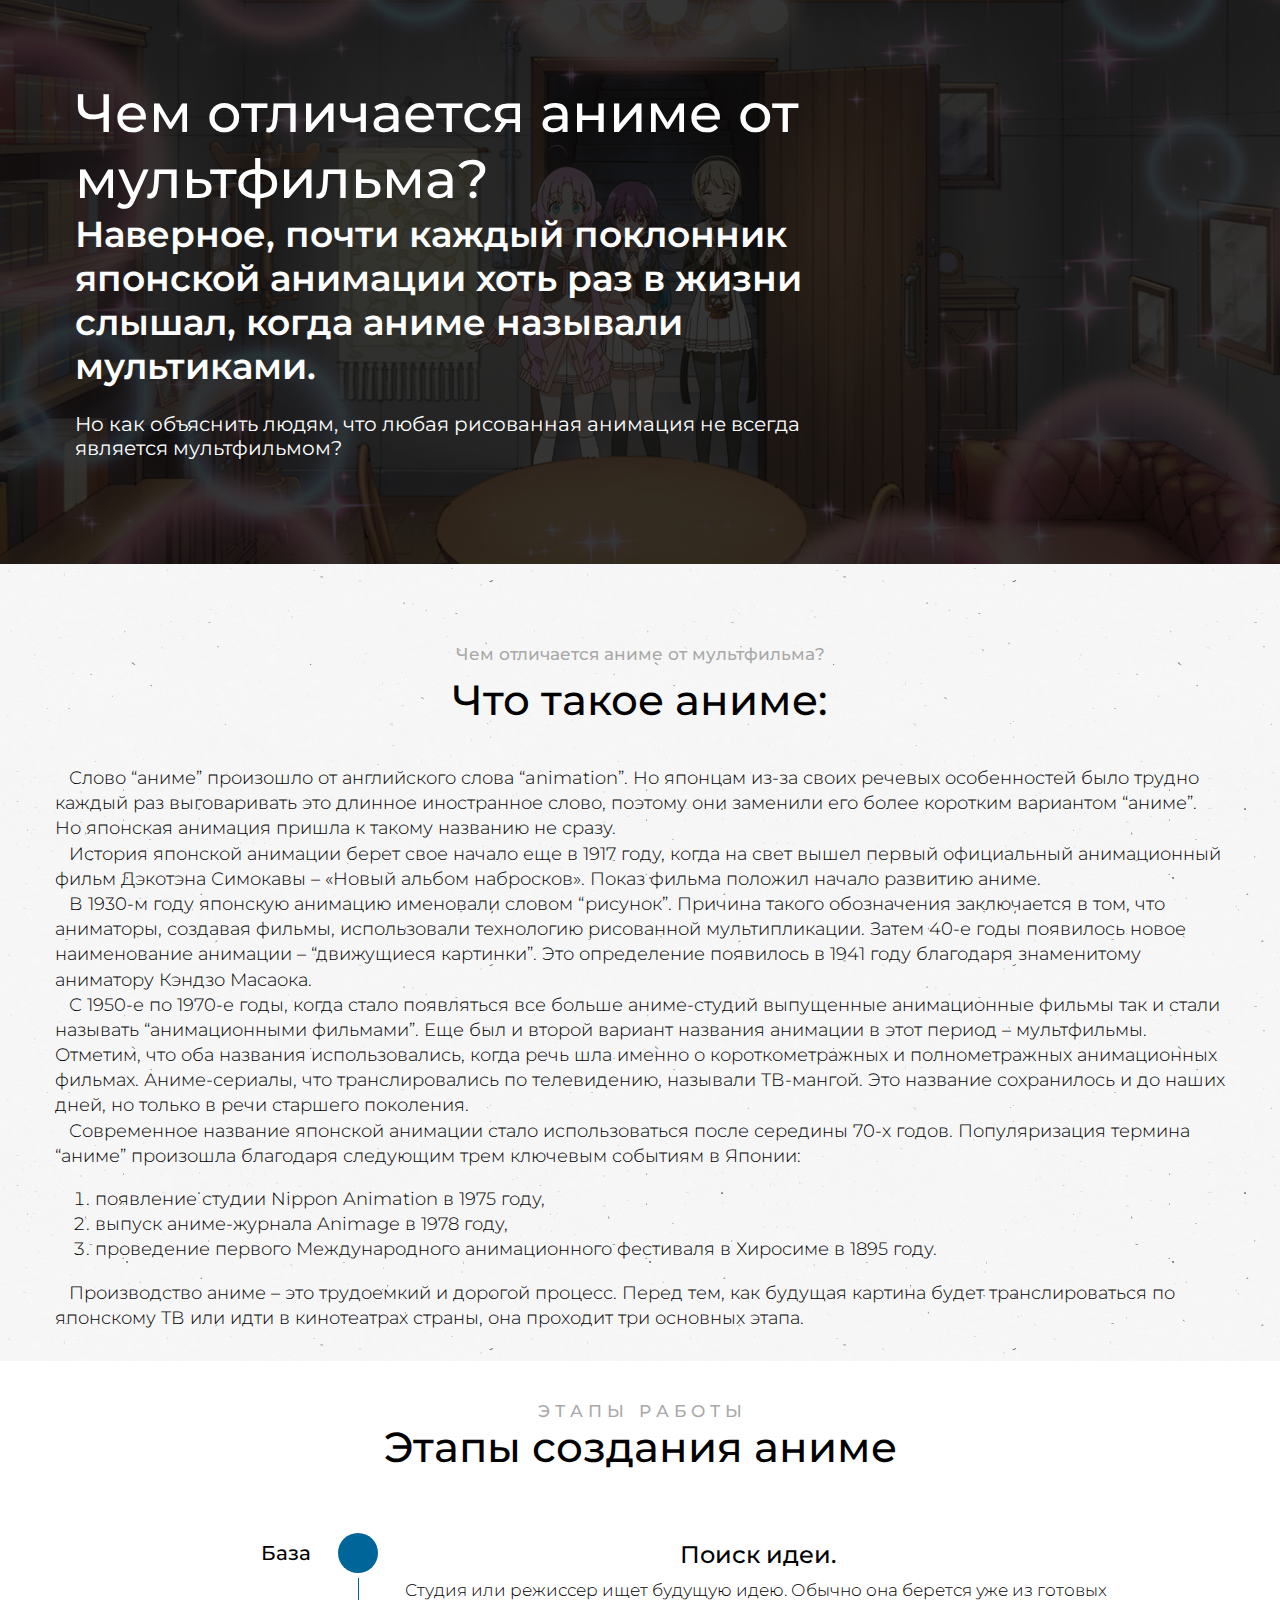
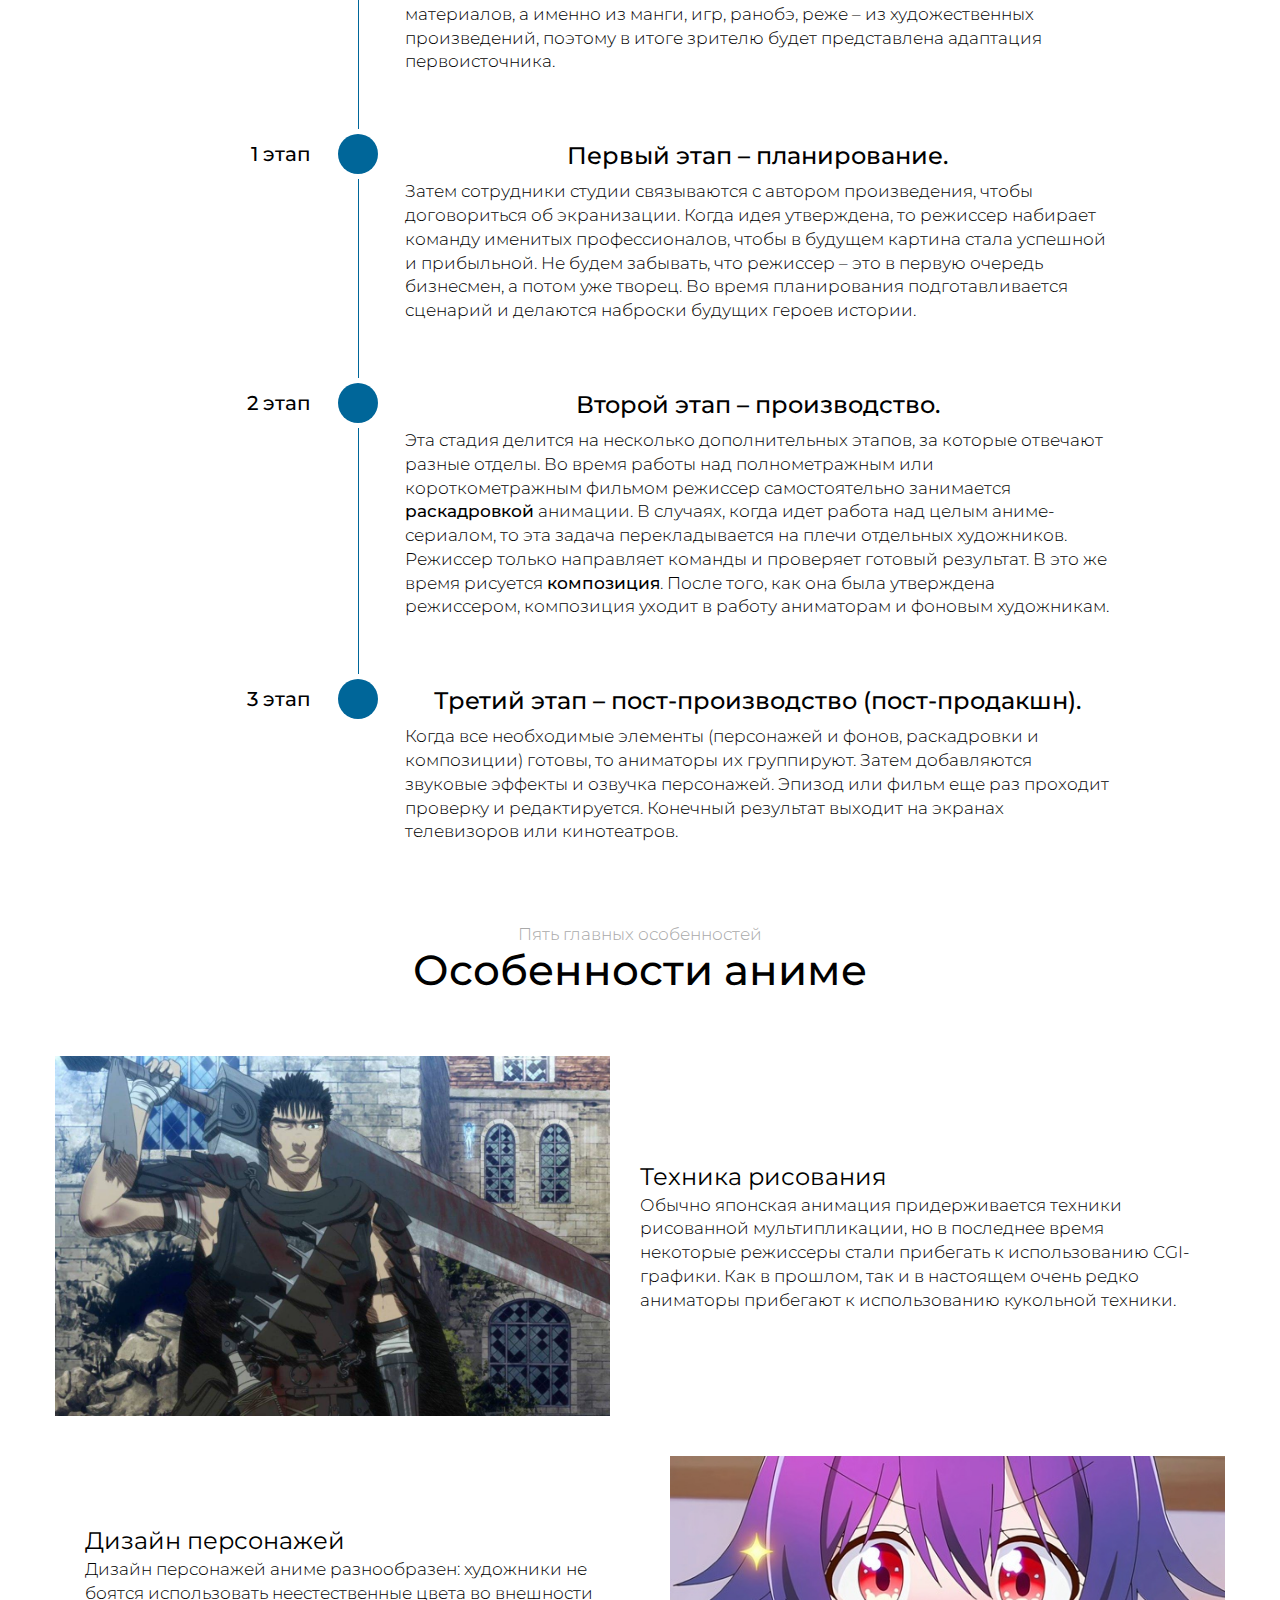
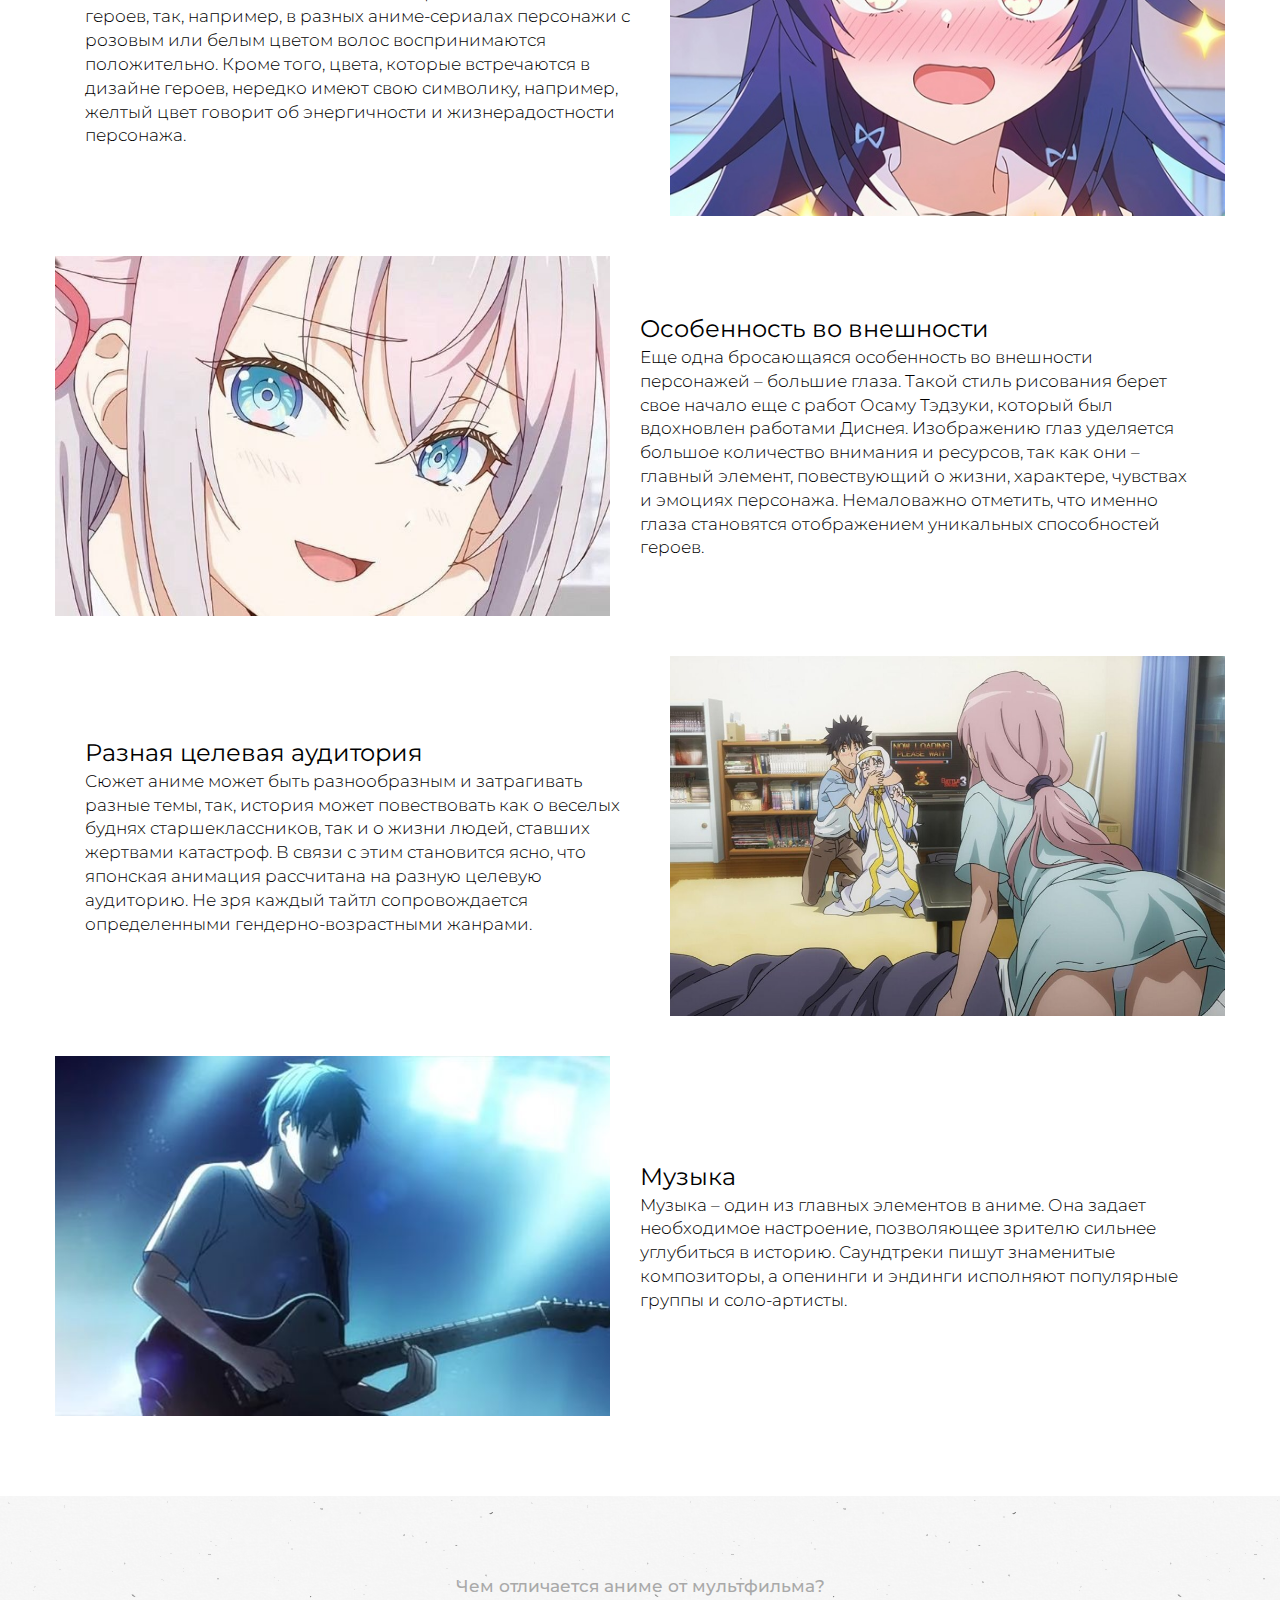
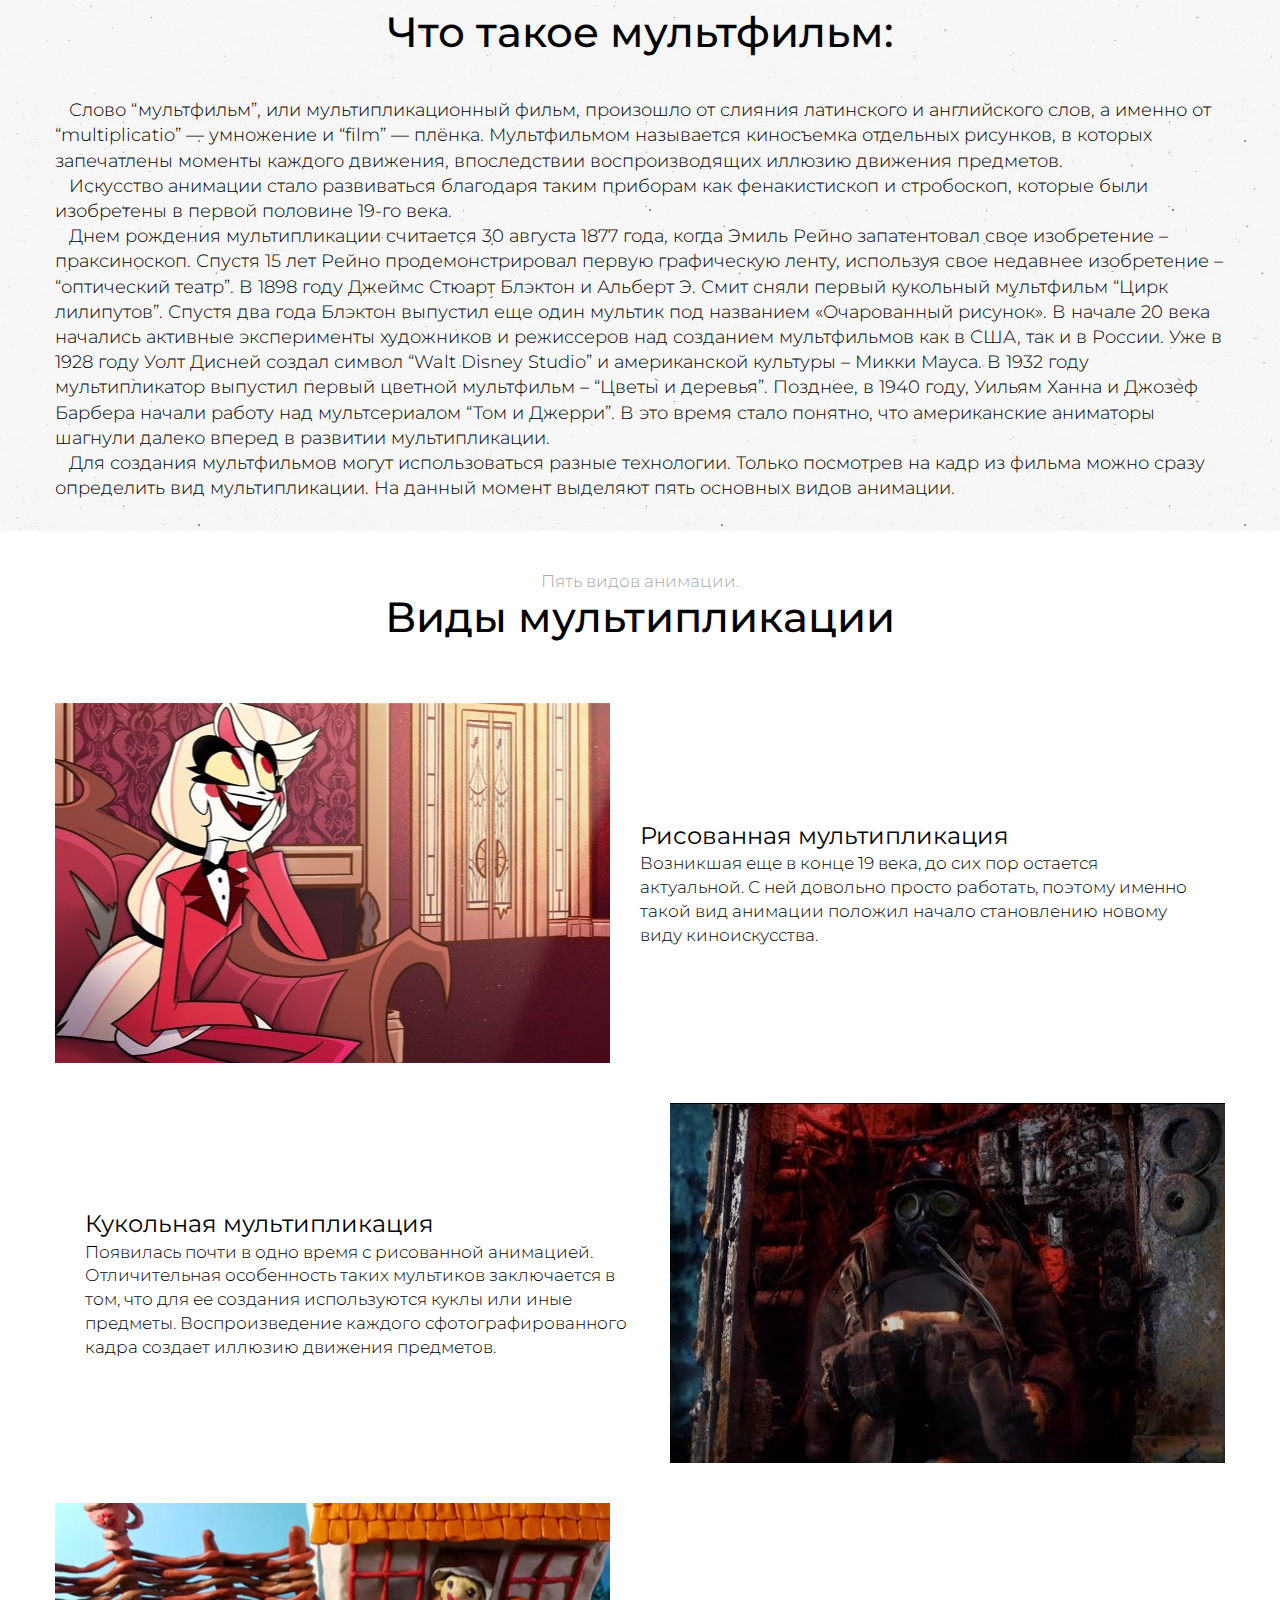
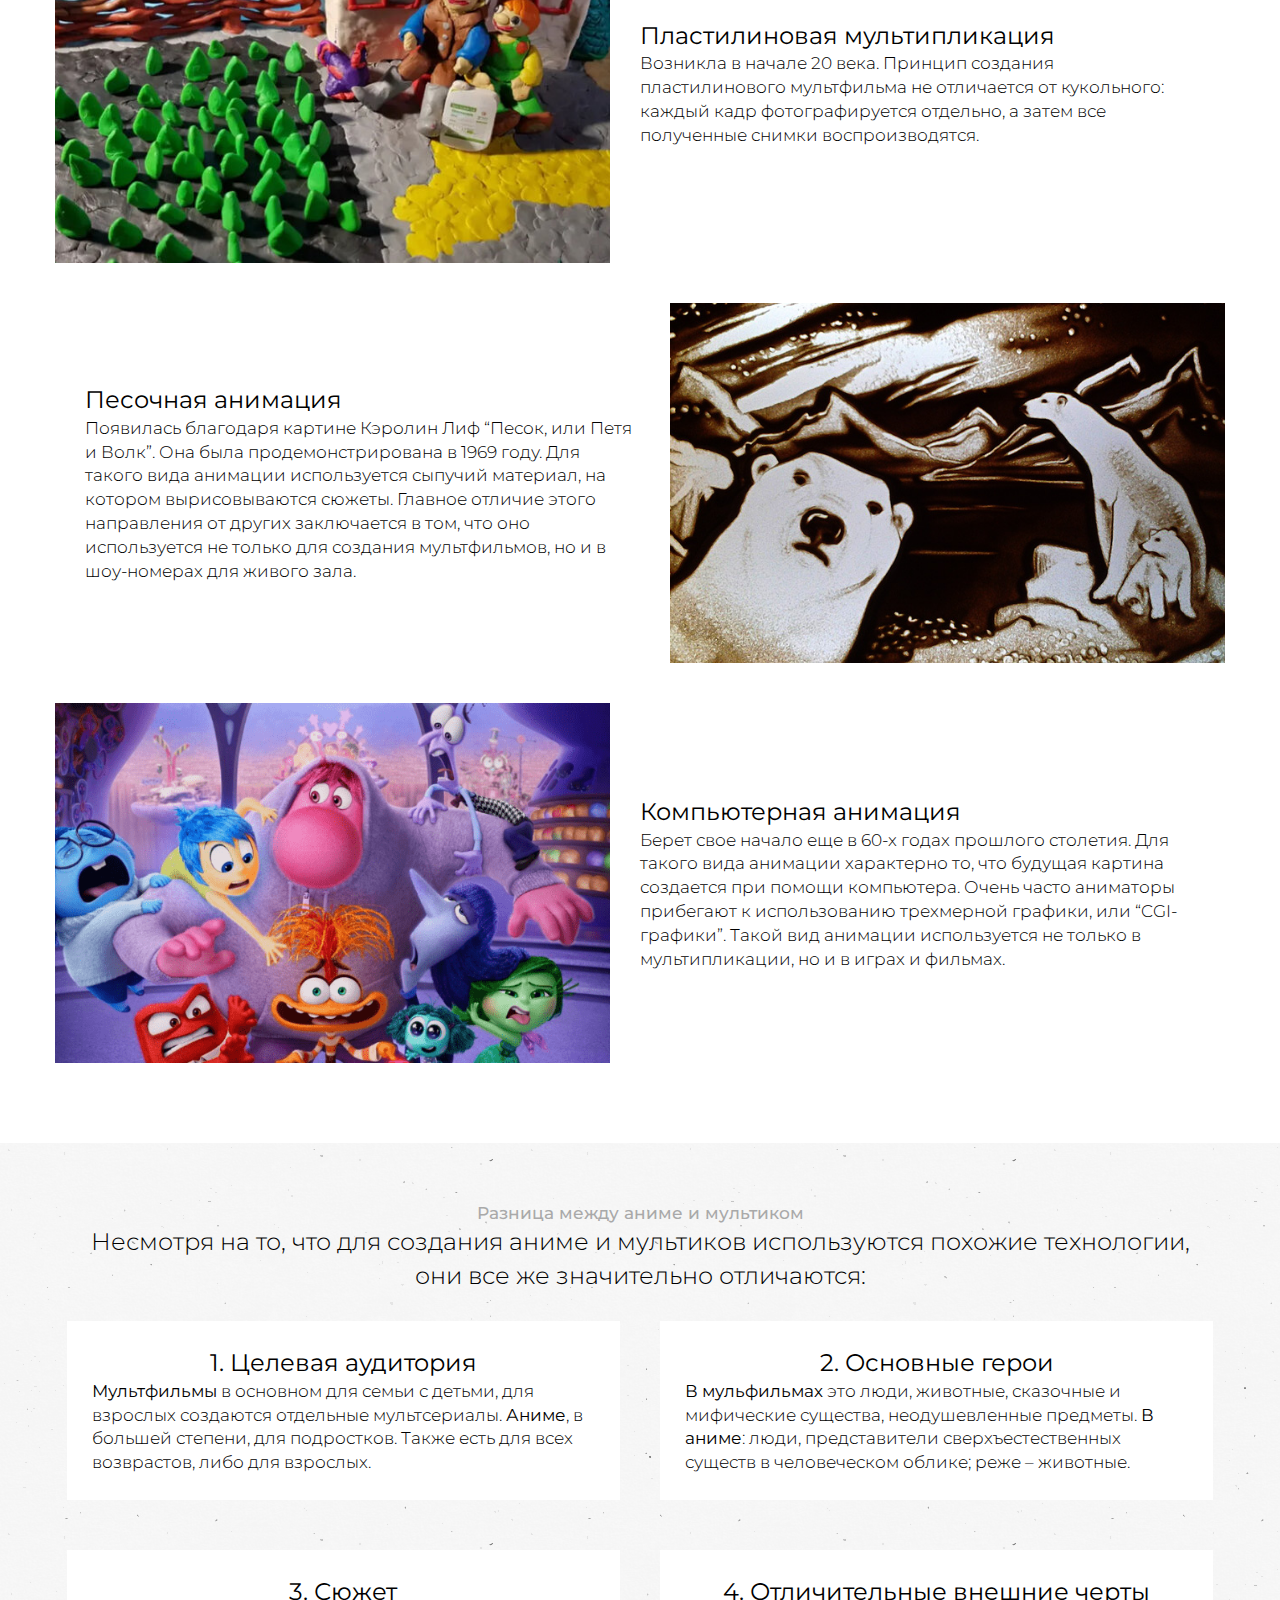
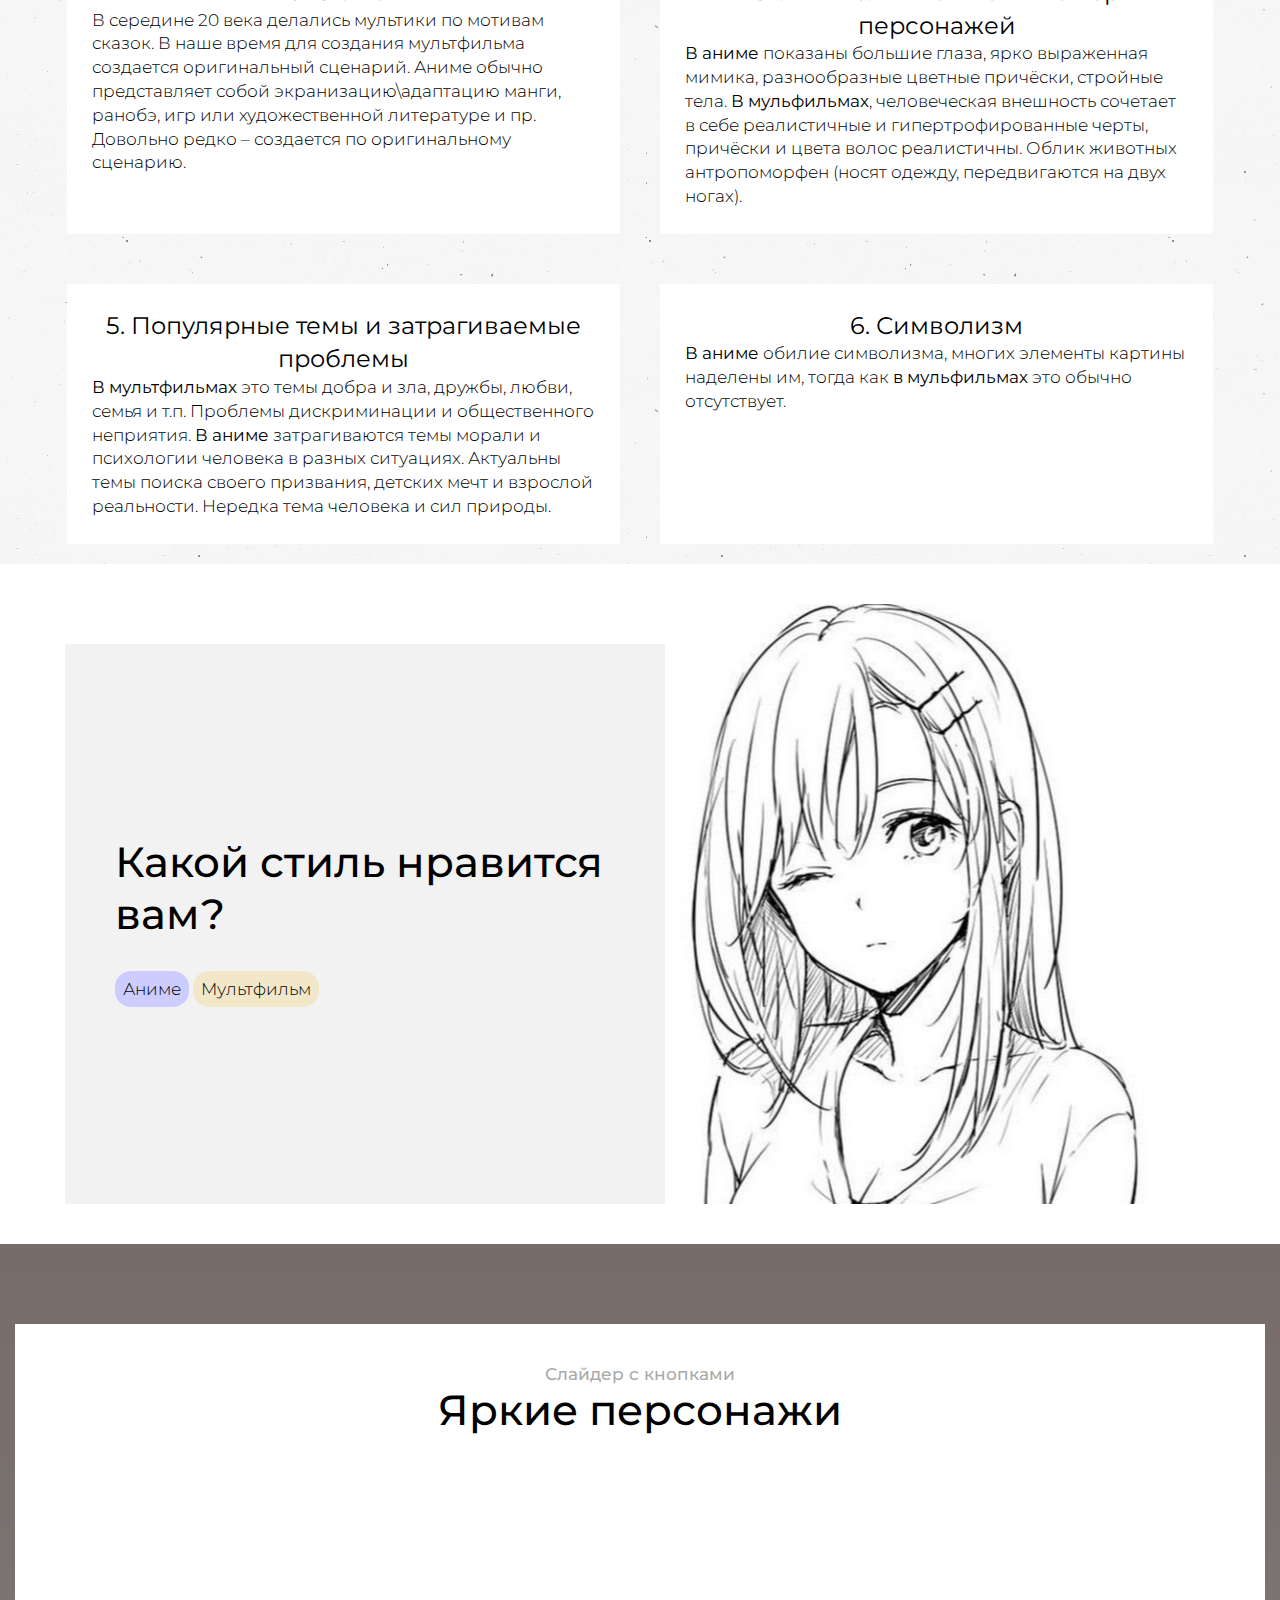
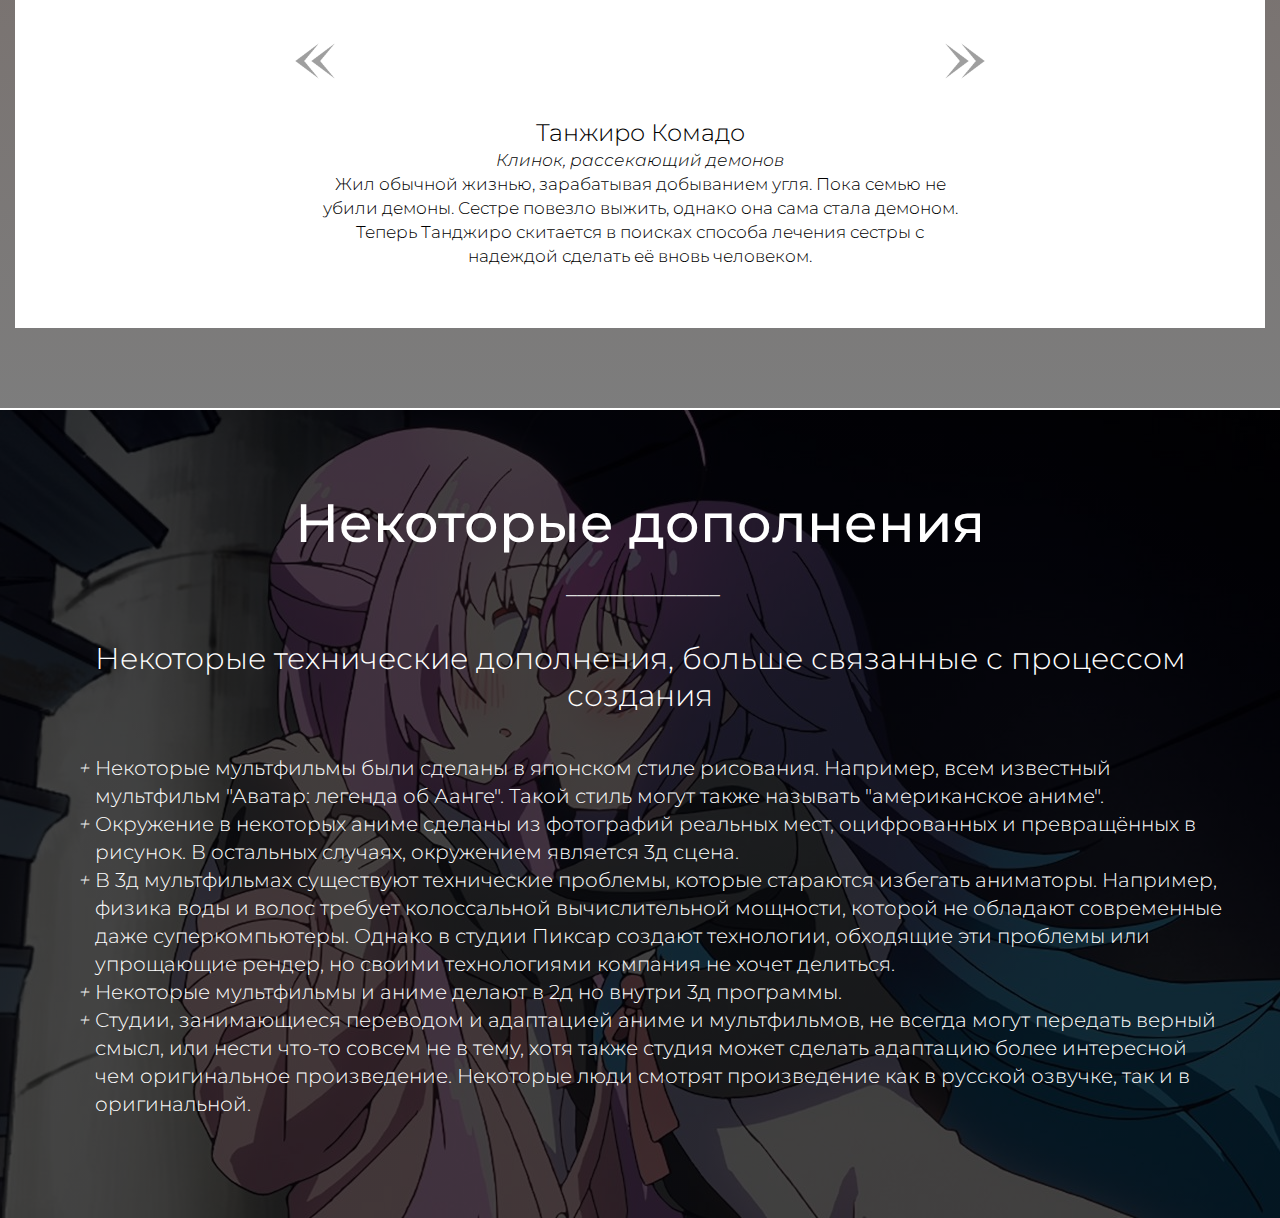
<file: animevsmultfilm/index.html>
﻿<!DOCTYPE html>
<html lang="ru-ru">
	<head>
		<title>Чем отличается аниме от мультфильма</title>
		<meta http-equiv="Content-Type" content="text/html; charset=utf-8">
		<meta content="user-scalable=no, width=device-width, initial-scale=1, maximum-scale=1" name="viewport">

		<link rel="stylesheet" href="css/montserrat.css" media="screen">
		<link href="css/montserrat.css?family=Montserrat:ital,wght@0,100;0,200;0,300;0,400;0,500;0,600;0,700;0,800;0,900;1,100;1,200;1,300;1,400;1,500;1,600;1,700;1,800;1,900&display=swap" rel="stylesheet">
		<link rel="stylesheet" href="css/main.css">
	</head>
	<body>
<div class="section section1" style="background-image: url(img/anime/bg01.jpg);">
	<div class="back_dark"></div>
	<div class="section_inner">
		<div class="headliner">
			<div class="title">
				<div>
					<span><strong>Чем отличается аниме от мультфильма?</strong></span><br>
					Наверное, почти каждый поклонник японской анимации хоть раз в жизни слышал, когда аниме называли мультиками.
				</div>
			</div>
			<div class="sub_title">
				<p>Но как объяснить людям, что любая рисованная анимация не всегда является мультфильмом?</p>
			</div>
		</div>
	</div>
</div>

<div class="section section_descr">
	<div class="noise"></div>
	<div class="section_inner">
		<div class="title">
			<p class="overhead"><strong>Чем отличается аниме от мультфильма?</strong></p>
			<p><strong><span style="font-size: 42px;">Что такое аниме:</span></strong></p>
		</div>
		<div class="text">
			<p>Слово “аниме” произошло от английского слова “animation”. Но японцам из-за своих речевых особенностей было трудно каждый раз выговаривать это длинное иностранное слово, поэтому они заменили его более коротким вариантом “аниме”. Но японская анимация пришла к такому названию не сразу.</p>
			<p>История японской анимации берет свое начало еще в 1917 году, когда на свет вышел первый официальный анимационный фильм Дэкотэна Симокавы – «Новый альбом набросков». Показ фильма положил начало развитию аниме.</p>
			<p>В 1930-м году японскую анимацию именовали словом “рисунок”. Причина такого обозначения заключается в том, что аниматоры, создавая фильмы, использовали технологию рисованной мультипликации. Затем 40-е годы появилось новое наименование анимации – “движущиеся картинки”. Это определение появилось в 1941 году благодаря знаменитому аниматору Кэндзо Масаока.</p>
			<p>С 1950-е по 1970-е годы, когда стало появляться все больше аниме-студий выпущенные анимационные фильмы так и стали называть “анимационными фильмами”. Еще был и второй вариант названия анимации в этот период – мультфильмы. Отметим, что оба названия использовались, когда речь шла именно о короткометражных и полнометражных анимационных фильмах. Аниме-сериалы, что транслировались по телевидению, называли ТВ-мангой. Это название сохранилось и до наших дней, но только в речи старшего поколения.</p>
			<p>Современное название японской анимации стало использоваться после середины 70-х годов. Популяризация термина “аниме” произошла благодаря следующим трем ключевым событиям в Японии:</p>
			<ol>
				<li>появление студии Nippon Animation в 1975 году,</li>
				<li>выпуск аниме-журнала Animage в 1978 году,</li>
				<li>проведение первого Международного анимационного фестиваля в Хиросиме в 1895 году.</li>
			</ol>
			<p>Производство аниме – это трудоемкий и дорогой процесс. Перед тем, как будущая картина будет транслироваться по японскому ТВ или идти в кинотеатрах страны, она проходит три основных этапа.</p>
		</div>
	</div>
</div>

<div class="section section4">
	<div class="section_inner">
		<div class="title">
			<p class="overhead"><strong>Э Т А П Ы&nbsp; &nbsp;Р А Б О Т Ы</strong></p>
			<p><strong><span style="font-size:42px;">Этапы создания аниме</span></strong></p>
		</div>
		<div class="arr1">
			<div class="line"></div>
			<div class="mdico"></div>
			<div class="col2 col_2">
				<div class="extra_descr">База</div>
			</div>
			<div class="col1 col_2">
				<div class="title">
					<span style="font-size:24px;"><strong>Поиск идеи.</strong></span>
				</div>
				<div class="descr">
					<span style="font-size:17px;">Студия или режиссер ищет будущую идею. Обычно она берется уже из готовых материалов, а именно из манги, игр, ранобэ, реже – из художественных произведений, поэтому в итоге зрителю будет представлена адаптация первоисточника.</span>
				</div>
			</div>
			<div class="clear"></div>
		</div>
		<div class="arr1">
			<div class="line"></div>
			<div class="mdico"></div>
			<div class="col2 col_2">
				<div class="extra_descr">1 этап</div>
			</div>
			<div class="col1 col_2">
				<div class="title">
					<span style="font-size:24px"><strong>Первый этап – планирование.</strong></span>
				</div>
				<div class="descr">
					<span style="font-size:17px">Затем сотрудники студии связываются с автором произведения, чтобы договориться об экранизации. Когда идея утверждена, то режиссер набирает команду именитых профессионалов, чтобы в будущем картина стала успешной и прибыльной. Не будем забывать, что режиссер – это в первую очередь бизнесмен, а потом уже творец. Во время планирования подготавливается сценарий и делаются наброски будущих героев истории.</span>
				</div>
			</div>
			<div class="clear"></div>
		</div>
		<div class="arr1">
			<div class="line"></div>
			<div class="mdico"></div>
			<div class="col2 col_2">
				<div class="extra_descr">2 этап</div>
			</div>
			<div class="col1 col_2">
				<div class="title">
					<span style="font-size:24px"><strong>Второй этап – производство.</strong></span>
				</div>
				<div class="descr">
					<span style="font-size:17px">Эта стадия делится на несколько дополнительных этапов, за которые отвечают разные отделы. Во время работы над полнометражным или короткометражным фильмом режиссер самостоятельно занимается <strong>раскадровкой</strong> анимации. В случаях, когда идет работа над целым аниме-сериалом, то эта задача перекладывается на плечи отдельных художников. Режиссер только направляет команды и проверяет готовый результат. В это же время рисуется <strong>композиция</strong>. После того, как она была утверждена режиссером, композиция уходит в работу аниматорам и фоновым художникам.</span>
				</div>
			</div>
			<div class="clear"></div>
		</div>
		<div class="arr1">
			<div class="line"></div>
			<div class="mdico"></div>
			<div class="col2 col_2">
				<div class="extra_descr">3 этап</div>
			</div>
			<div class="col1 col_2">
				<div class="title">
					<span style="font-size:24px"><strong>Третий этап – пост-производство (пост-продакшн).</strong></span>
				</div>
				<div class="descr">
					<span style="font-size:17px">Когда все необходимые элементы (персонажей и фонов, раскадровки и композиции) готовы, то аниматоры их группируют. Затем добавляются звуковые эффекты и озвучка персонажей. Эпизод или фильм еще раз проходит проверку и редактируется. Конечный результат выходит на экранах телевизоров или кинотеатров.</span>
				</div>
			</div>
			<div class="clear"></div>
		</div>
	</div>
</div>

<div class="section section3">
	<div class="section_inner">
		<div class="title">
			<p class="overhead">Пять главных особенностей</p>
			<p><strong><span style="font-size:42px;">Особенности аниме</span></strong></p>
		</div>
		<div class="arr_wrapper">
			<div class="arr1">
				<div class="col_2 image1" style="background-image: url(img/anime/s_anime1.jpg);"></div>
				<div class="col_2">
					<div class="descr"><p>Техника рисования</p></div>
					<div class="txt">
						<p>Обычно японская анимация придерживается техники рисованной мультипликации, но в последнее время некоторые режиссеры стали прибегать к использованию CGI-графики. Как в прошлом, так и в настоящем очень редко аниматоры прибегают к использованию кукольной техники.</p>
					</div>
				</div>
			</div>
			<div class="arr1">
				<div class="col_2 image1" style="background-image: url(img/anime/s_anime2.jpg);"></div>
				<div class="col_2">
					<div class="descr"><p>Дизайн персонажей</p></div>
					<div class="txt">
						<p>Дизайн персонажей аниме разнообразен: художники не боятся использовать неестественные цвета во внешности героев, так, например, в разных аниме-сериалах персонажи с розовым или белым цветом волос воспринимаются положительно. Кроме того, цвета, которые встречаются в дизайне героев, нередко имеют свою символику, например, желтый цвет говорит об энергичности и жизнерадостности персонажа.</p>
					</div>
				</div>
			</div>
			<div class="arr1">
				<div class="col_2 image1" style="background-image: url(img/anime/s_anime3.jpg);"></div>
				<div class="col_2">
					<div class="descr"><p>Особенность во внешности</p></div>
					<div class="txt">
						<p>Еще одна бросающаяся особенность во внешности персонажей – большие глаза. Такой стиль рисования берет свое начало еще с работ Осаму Тэдзуки, который был вдохновлен работами Диснея. Изображению глаз уделяется большое количество внимания и ресурсов, так как они – главный элемент, повествующий о жизни, характере, чувствах и эмоциях персонажа. Немаловажно отметить, что именно глаза становятся отображением уникальных способностей героев.</p>
					</div>
				</div>
			</div>
			<div class="arr1">
				<div class="col_2 image1" style="background-image: url(img/anime/s_anime4.jfif);"></div>
				<div class="col_2">
					<div class="descr"><p>Разная целевая аудитория</p></div>
					<div class="txt">
						<p>Сюжет аниме может быть разнообразным и затрагивать разные темы, так, история может повествовать как о веселых буднях старшеклассников, так и о жизни людей, ставших жертвами катастроф. В связи с этим становится ясно, что японская анимация рассчитана на разную целевую аудиторию. Не зря каждый тайтл сопровождается определенными гендерно-возрастными жанрами.</p>
					</div>
				</div>
			</div>
			<div class="arr1">
				<div class="col_2 image1" style="background-image: url(img/anime/s_anime5.jpg);"></div>
				<div class="col_2">
					<div class="descr"><p>Музыка</p></div>
					<div class="txt">
						<p>Музыка – один из главных элементов в аниме. Она задает необходимое настроение, позволяющее зрителю сильнее углубиться в историю. Саундтреки пишут знаменитые композиторы, а опенинги и эндинги исполняют популярные группы и соло-артисты.</p>
					</div>
				</div>
			</div>
		</div>
	</div>
</div>

<div class="section section_descr">
	<div class="noise"></div>
	<div class="section_inner">
		<div class="title">
			<p class="overhead"><strong>Чем отличается аниме от мультфильма?</strong></p>
			<p><strong><span style="font-size: 42px;">Что такое мультфильм:</span></strong></p>
		</div>
		<div class="text">
			<p>Слово “мультфильм”, или мультипликационный фильм, произошло от слияния латинского и английского слов, а именно от “multiplicatio” — умножение и “film” — плёнка. Мультфильмом называется киносъемка отдельных рисунков, в которых запечатлены моменты каждого движения, впоследствии воспроизводящих иллюзию движения предметов.</p>
			<p>Искусство анимации стало развиваться благодаря таким приборам как фенакистископ и стробоскоп, которые были изобретены в первой половине 19-го века.</p>
			<p>Днем рождения мультипликации считается 30 августа 1877 года, когда Эмиль Рейно запатентовал свое изобретение – праксиноскоп. Спустя 15 лет Рейно продемонстрировал первую графическую ленту, используя свое недавнее изобретение – “оптический театр”. В 1898 году Джеймс Стюарт Блэктон и Альберт Э. Смит сняли первый кукольный мультфильм “Цирк лилипутов”. Спустя два года Блэктон выпустил еще один мультик под названием «Очарованный рисунок». В начале 20 века начались активные эксперименты художников и режиссеров над созданием мультфильмов как в США, так и в России. Уже в 1928 году Уолт Дисней создал символ “Walt Disney Studio” и американской культуры – Микки Мауса. В 1932 году мультипликатор выпустил первый цветной мультфильм – “Цветы и деревья”. Позднее, в 1940 году, Уильям Ханна и Джозеф Барбера начали работу над мультсериалом “Том и Джерри”. В это время стало понятно, что американские аниматоры шагнули далеко вперед в развитии мультипликации.</p>
			<p>Для создания мультфильмов могут использоваться разные технологии. Только посмотрев на кадр из фильма можно сразу определить вид мультипликации. На данный момент выделяют пять основных видов анимации.</p>
		</div>
	</div>
</div>

<div class="section section3">
	<div class="section_inner">
		<div class="title">
			<p class="overhead">Пять видов анимации.</p>
			<p><strong><span style="font-size:42px;">Виды мультипликации</span></strong></p>
		</div>
		<div class="arr_wrapper">
			<div class="arr1">
				<div class="col_2 image1" style="background-image: url(img/mfilm/s_mfilm1.jpg);"></div>
				<div class="col_2">
					<div class="descr"><p>Рисованная мультипликация</p></div>
					<div class="txt">
						<p>Возникшая еще в конце 19 века, до сих пор остается актуальной. С ней довольно просто работать, поэтому именно такой вид анимации положил начало становлению новому виду киноискусства.</p>
					</div>
				</div>
			</div>
			<div class="arr1">
				<div class="col_2 image1 border" style="height: 360px; background-image: url(img/mfilm/s_mfilm2.jpg); background-size: cover; background-position: center;"></div>
				<div class="col_2">
					<div class="descr"><p>Кукольная мультипликация</p></div>
					<div class="txt">
						<p>Появилась почти в одно время с рисованной анимацией. Отличительная особенность таких мультиков заключается в том, что для ее создания используются куклы или иные предметы. Воспроизведение каждого сфотографированного кадра создает иллюзию движения предметов.</p>
					</div>
				</div>
			</div>
			<div class="arr1">
				<div class="col_2 image1 border" style="height: 360px; background-image: url(img/mfilm/s_mfilm3.jfif); background-size: cover; background-position: center;"></div>
				<div class="col_2">
					<div class="descr"><p>Пластилиновая мультипликация</p></div>
					<div class="txt">
						<p>Возникла в начале 20 века. Принцип создания пластилинового мультфильма не отличается от кукольного: каждый кадр фотографируется отдельно, а затем все полученные снимки воспроизводятся.</p>
					</div>
				</div>
			</div>
			<div class="arr1">
				<div class="col_2 image1 border" style="height: 360px; background-image: url(img/mfilm/s_mfilm4.jpg); background-size: cover; background-position: center;"></div>
				<div class="col_2">
					<div class="descr"><p>Песочная анимация</p></div>
					<div class="txt">
						<p>Появилась благодаря картине Кэролин Лиф “Песок, или Петя и Волк”. Она была продемонстрирована в 1969 году. Для такого вида анимации используется сыпучий материал, на котором вырисовываются сюжеты. Главное отличие этого направления от других заключается в том, что оно используется не только для создания мультфильмов, но и в шоу-номерах для живого зала.</p>
					</div>
				</div>
			</div>
			<div class="arr1">
				<div class="col_2 image1 border" style="height: 360px; background-image: url(img/mfilm/s_mfilm5.png); background-size: cover; background-position: center;"></div>
				<div class="col_2">
					<div class="descr"><p>Компьютерная анимация</p></div>
					<div class="txt">
						<p>Берет свое начало еще в 60-х годах прошлого столетия. Для такого вида анимации характерно то, что будущая картина создается при помощи компьютера. Очень часто аниматоры прибегают к использованию трехмерной графики, или “CGI-графики”. Такой вид анимации используется не только в мультипликации, но и в играх и фильмах.</p>
					</div>
				</div>
			</div>
		</div>
	</div>
</div>

<div class="section section5">
	<div class="noise"></div>
	<div class="section_inner">
		<div class="title">
			<p class="overhead"><strong>Разница между аниме и мультиком</strong></p>
			<p><span style="font-size:24px;">Несмотря на то, что для создания аниме и мультиков используются похожие технологии, они все же значительно отличаются:</span></p>
		</div>
		<div class="arr1">
			<div class="col_2">
				<div class="overlay_image_box">
					<div class="difference_head">1.&nbsp;Целевая аудитория</div>
					<div class="difference_desc">
						<p><span class="w400">Мультфильмы</span> в основном для семьи с детьми, для взрослых создаются отдельные мультсериалы. <span class="w400">Аниме</span>, в большей степени, для подростков. Также есть для всех возврастов, либо для взрослых.</p>
					</div>
				</div>
			</div>
			<div class="col_2 last">
				<div class="overlay_image_box">
					<div class="difference_head">2.&nbsp;Основные герои</div>
					<div class="difference_desc">
						<p><span class="w400">В мульфильмах</span> это люди, животные, сказочные и мифические существа, неодушевленные предметы. <span class="w400">В аниме</span>: люди, представители сверхъестественных существ в человеческом облике; реже – животные.</p>
					</div>
				</div>
			</div>
		</div>
		<div class="arr1">
			<div class="col_2">
				<div class="overlay_image_box">
					<div class="difference_head">3.&nbsp;Сюжет</div>
					<div class="difference_desc">
						<p>В середине 20 века делались мультики по мотивам сказок. В наше время для создания мультфильма создается оригинальный сценарий. Аниме обычно представляет собой экранизацию\адаптацию манги, ранобэ, игр или художественной литературе и пр. Довольно редко – создается по оригинальному сценарию.</p>
					</div>
				</div>
			</div>
			<div class="col_2 last">
				<div class="overlay_image_box">
					<div class="difference_head">4.&nbsp;Отличительные внешние черты персонажей</div>
					<div class="difference_desc">
						<p><span class="w400">В аниме</span> показаны большие глаза, ярко выраженная мимика, разнообразные цветные причёски, стройные тела. <span class="w400">В мульфильмах</span>, человеческая внешность сочетает в себе реалистичные и гипертрофированные черты, причёски и цвета волос реалистичны. Облик животных антропоморфен (носят одежду, передвигаются на двух ногах).</p>
					</div>
				</div>
			</div>
		</div>
		<div class="arr1">
			<div class="col_2">
				<div class="overlay_image_box">
					<div class="difference_head">5.&nbsp;Популярные темы и затрагиваемые проблемы</div>
					<div class="difference_desc">
						<p><span class="w400">В мультфильмах</span> это темы добра и зла, дружбы, любви, семья и т.п. Проблемы дискриминации и общественного неприятия. <span class="w400">В аниме</span> затрагиваются темы морали и психологии человека в разных ситуациях. Актуальны темы поиска своего призвания, детских мечт и взрослой реальности. Нередка тема человека и сил природы.</p>
					</div>
				</div>
			</div>
			<div class="col_2 last">
				<div class="overlay_image_box">
					<div class="difference_head">6.&nbsp;Символизм</div>
					<div class="difference_desc">
						<p><span class="w400">В аниме</span> обилие символизма, многих элементы картины наделены им, тогда как <span class="w400">в мульфильмах</span> это обычно отсутствует.</p>
					</div>
				</div>
			</div>
		</div>
	</div>
</div>

<div class="section section6">
	<div class="section_inner">
		<div class="arr1">
			<div class="image1 section6_image" id="sec6Img"></div>
			<div class="right">
				<div class="title">
					<strong><span>Какой стиль нравится вам?</span></strong>
				</div>
				<div class="txt">
					<p>
						<span onclick="pictureChanging('anime')" style="background-color: #CCCCFF;">Аниме</span>
						<span onclick="pictureChanging('mfilm')" style="background-color: #F2E8C9;">Мультфильм</span>
					</p>
				</div>
			</div>
		</div>
	</div>
</div>

<div class="section section7" style="background-image:url(img/anime/bg01.jpg);">
	<div class="back_dark" style="opacity:0.69;background:linear-gradient(to bottom,#3a2923 0%,#424242 100%)"></div>
	<div class="section_inner">
		<div class="title">
			<p class="overhead"><strong>Слайдер с кнопками</strong></p>
			<p><strong>Яркие персонажи</strong></p>
		</div>
		<div class="slider_wrapper">
			<div class="go_left" onclick="goLeft()"></div>
			<div class="go_right" onclick="goRight()"></div>
			<!-- cards -->
			<div class="arr1 slide active">
				<div class="col_1" id="slide">
					
				</div>
			</div>
			<div class="scroller"></div>
		</div>
	</div>
</div>

<div class="section section8">
	<div class="back_dark"></div>
	<div class="section_inner">
		<div class="title">
			<p><strong>Некоторые дополнения</strong></p>
		</div>
		<div class="sub_title">
			<p><span style="font-size:22px; color:#dddddd;">&nbsp;<strong>______________</strong></span></p><br>
			<p>Некоторые технические дополнения, больше связанные с процессом создания</p>
		</div>
		<div>
			<ul class="addendum">
				<li>Некоторые мультфильмы были сделаны в японском стиле рисования. Например, всем известный мультфильм "Аватар: легенда об Аанге". Такой стиль могут также называть "американское аниме".</li>
				<li>Окружение в некоторых аниме сделаны из фотографий реальных мест, оцифрованных и превращённых в рисунок. В остальных случаях, окружением является 3д сцена.</li>
				<li>В 3д мультфильмах существуют технические проблемы, которые стараются избегать аниматоры. Например, физика воды и волос требует колоссальной вычислительной мощности, которой не обладают современные даже суперкомпьютеры. Однако в студии Пиксар создают технологии, обходящие эти проблемы или упрощающие рендер, но своими технологиями компания не хочет делиться.</li>
				<li>Некоторые мультфильмы и аниме делают в 2д но внутри 3д программы.</li>
				<li>Студии, занимающиеся переводом и адаптацией аниме и мультфильмов, не всегда могут передать верный смысл, или нести что-то совсем не в тему, хотя также студия может сделать адаптацию более интересной чем оригинальное произведение. Некоторые люди смотрят произведение как в русской озвучке, так и в оригинальной.</li>
			</ul>
		</div>
	</div>
</div>
	<script src="js/main.js"></script>
	</body>
</html>
</file>
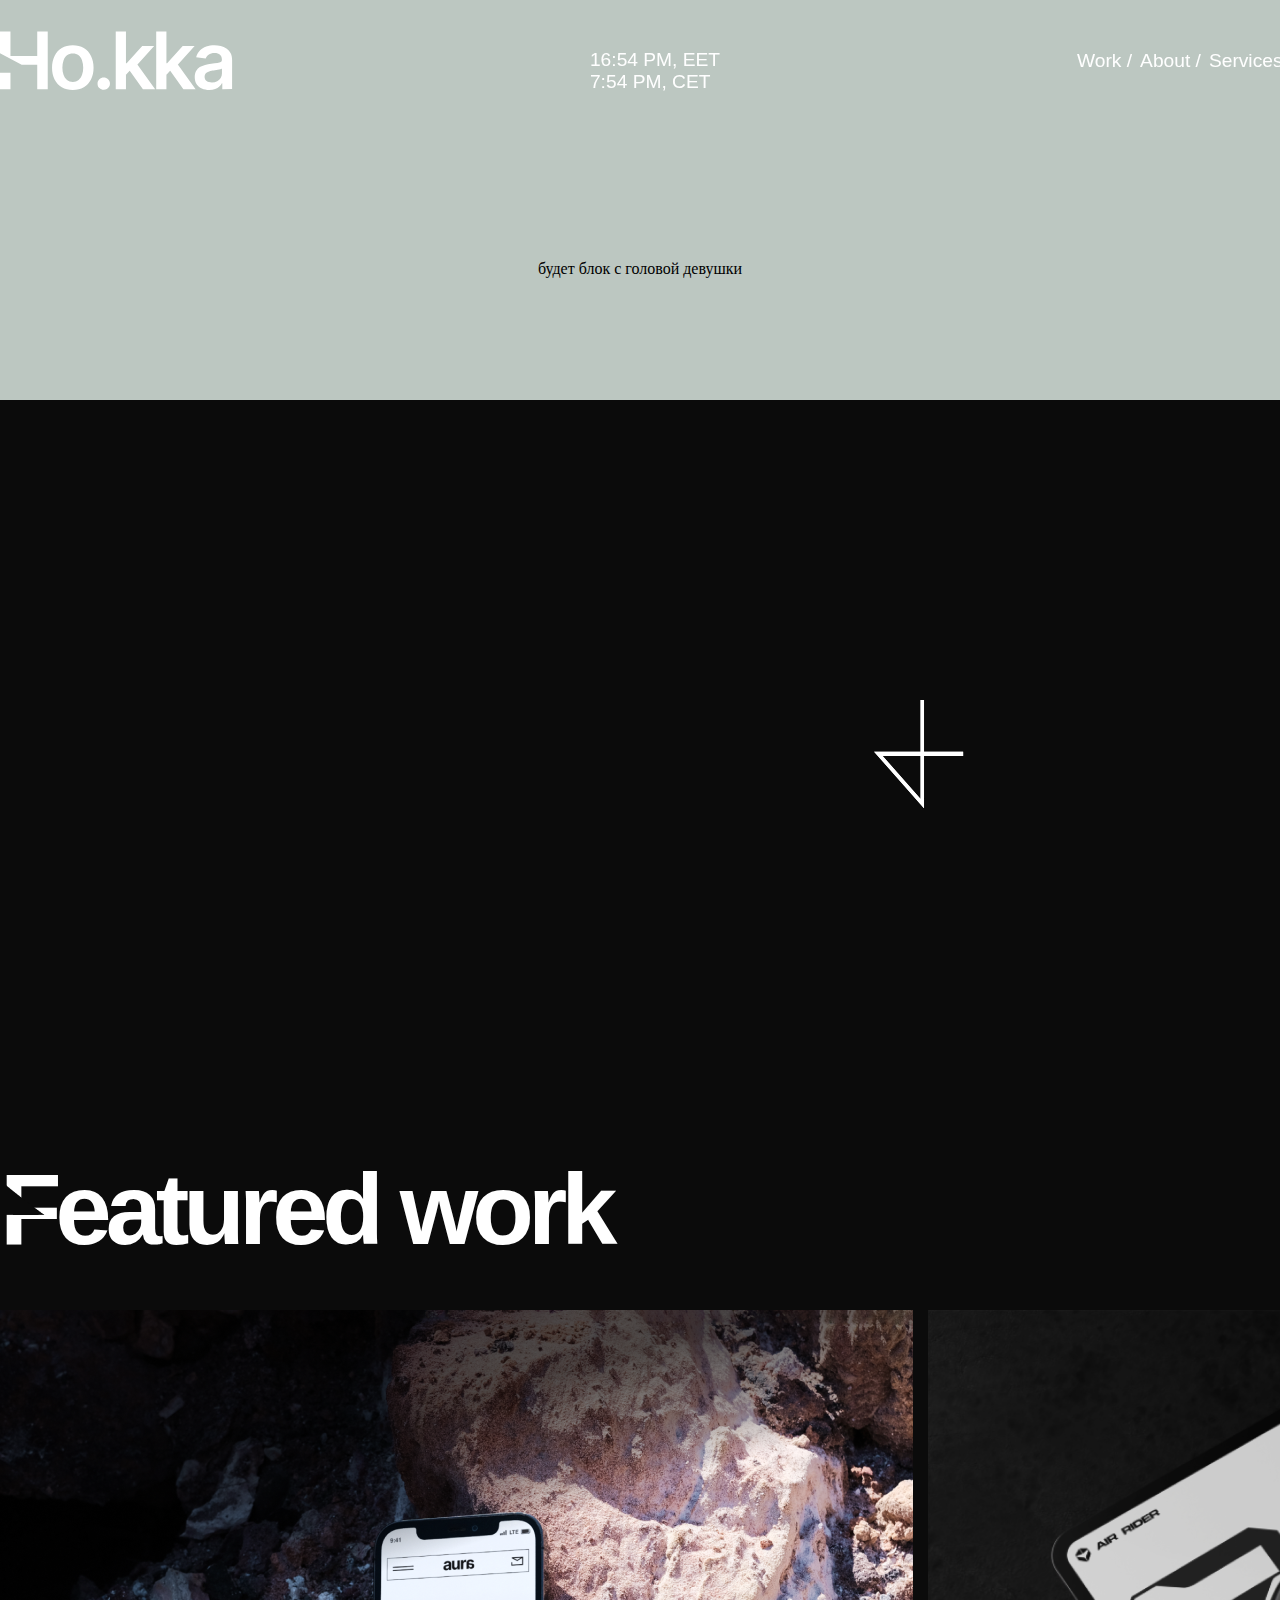
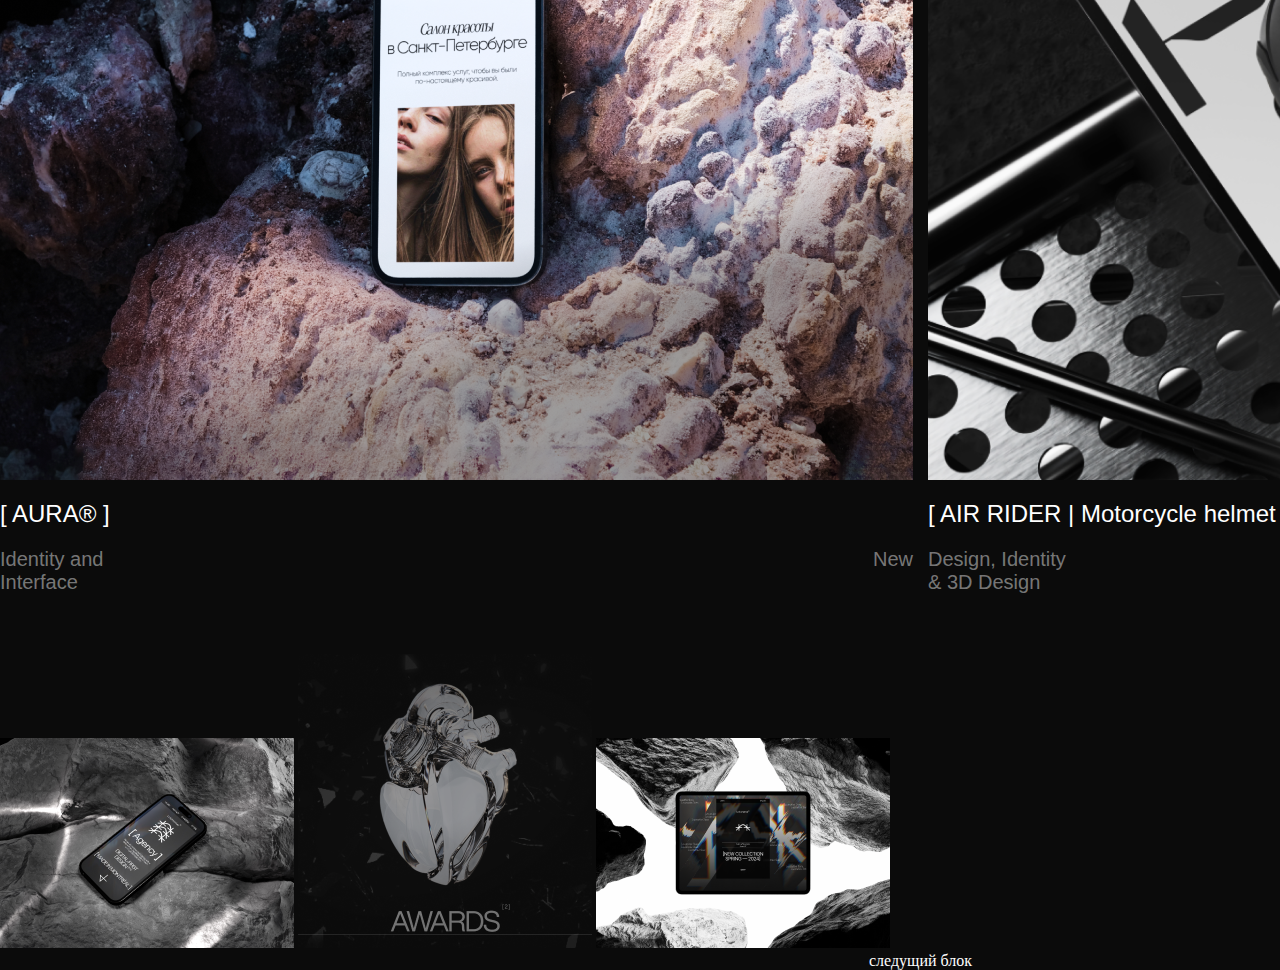
<file: html-Hokka-digital-studio/index.html>
<html lang="en">
	<head>
		<meta charset="utf-8">
		<meta name="viewport" content="width=device-width">
		<link rel="stylesheet" href="css/main.css">
		<link rel="shortcut icon" href="icons/music.ico">
		<title>Hokka Digital Studio</title>
		<!-- <script src="js/elements-parallax.js" defer></script> -->
	</head>
	<body>
		<!-- Начало вёрстки -->
		 <div class="main-header">
			<div class="content  header-centering">
				<img src="icons/logo.svg" alt="logo">
				<div class="main-header__time">
					<p>16:54 PM, EET</p>
					<p>7:54 PM, CET</p>
				</div>
				<ul class="main-header__arrows__list header-centering">
					<a href="#" target="_blank"><li>Work /</li></a>
					<a href="#" target="_blank"><li>About /</li></a>
					<a href="#" target="_blank"><li>Services /</li></a>
					<a href="#" target="_blank"><li>Contacts /</li></a>
				</ul>
				<div><a href="#" target="_blank">[ Let's talk ]</a></div>
			</div>
		 </div>
		<section class="section section-first"><p style="text-align: center; padding-top: 260px;">будет блок с головой девушки</p></section>
		<section class="section section-second">
			<div class="content">
				<div class="section-second__vector_img"><img src="icons/separator.svg" alt="svg"></div>
				<h2 class="section-second__header">Featured work</h2>
				<div class="section-second__feats">

					<div class="section-second__features" id="feat-work_element-1">
						<div class="section-second__features__img-block features_img1">
						</div>
						<div class="section-second__features__description">
							<h3 class="section-second__description-header">[ AURA® ]</h3>
							<div class="section-second__description-text">
								<p>Identity and Interface</p>
								<p>New</p>
							</div>
						</div>
					</div>

					<div class="section-second__features" id="feat-work_element-2">
						<div class="section-second__features__img-block features_img2">
						</div>
						<div class="section-second__features__description">
							<h3 class="section-second__description-header">[ AIR RIDER | Motorcycle helmet ]</h3>
							<div class="section-second__description-text">
								<p>Design, Identity & 3D Design</p>
								<p>2024</p>
							</div>
						</div>
					</div>

				</div>
				<div class="section-second__star">
					<img src="images/star1.png" alt="r1" class="warped">
					<img src="images/star2.png" alt="r2">
					<img src="images/star3.png" alt="r3">
				</div>
				<div class="next-block"><p style="text-align: center;">следущий блок</p></div>
			</div><!-- Выравнивание по центру -->
		</section>
		<!-- Конец вёрстки -->
	</body>
</html>
</file>
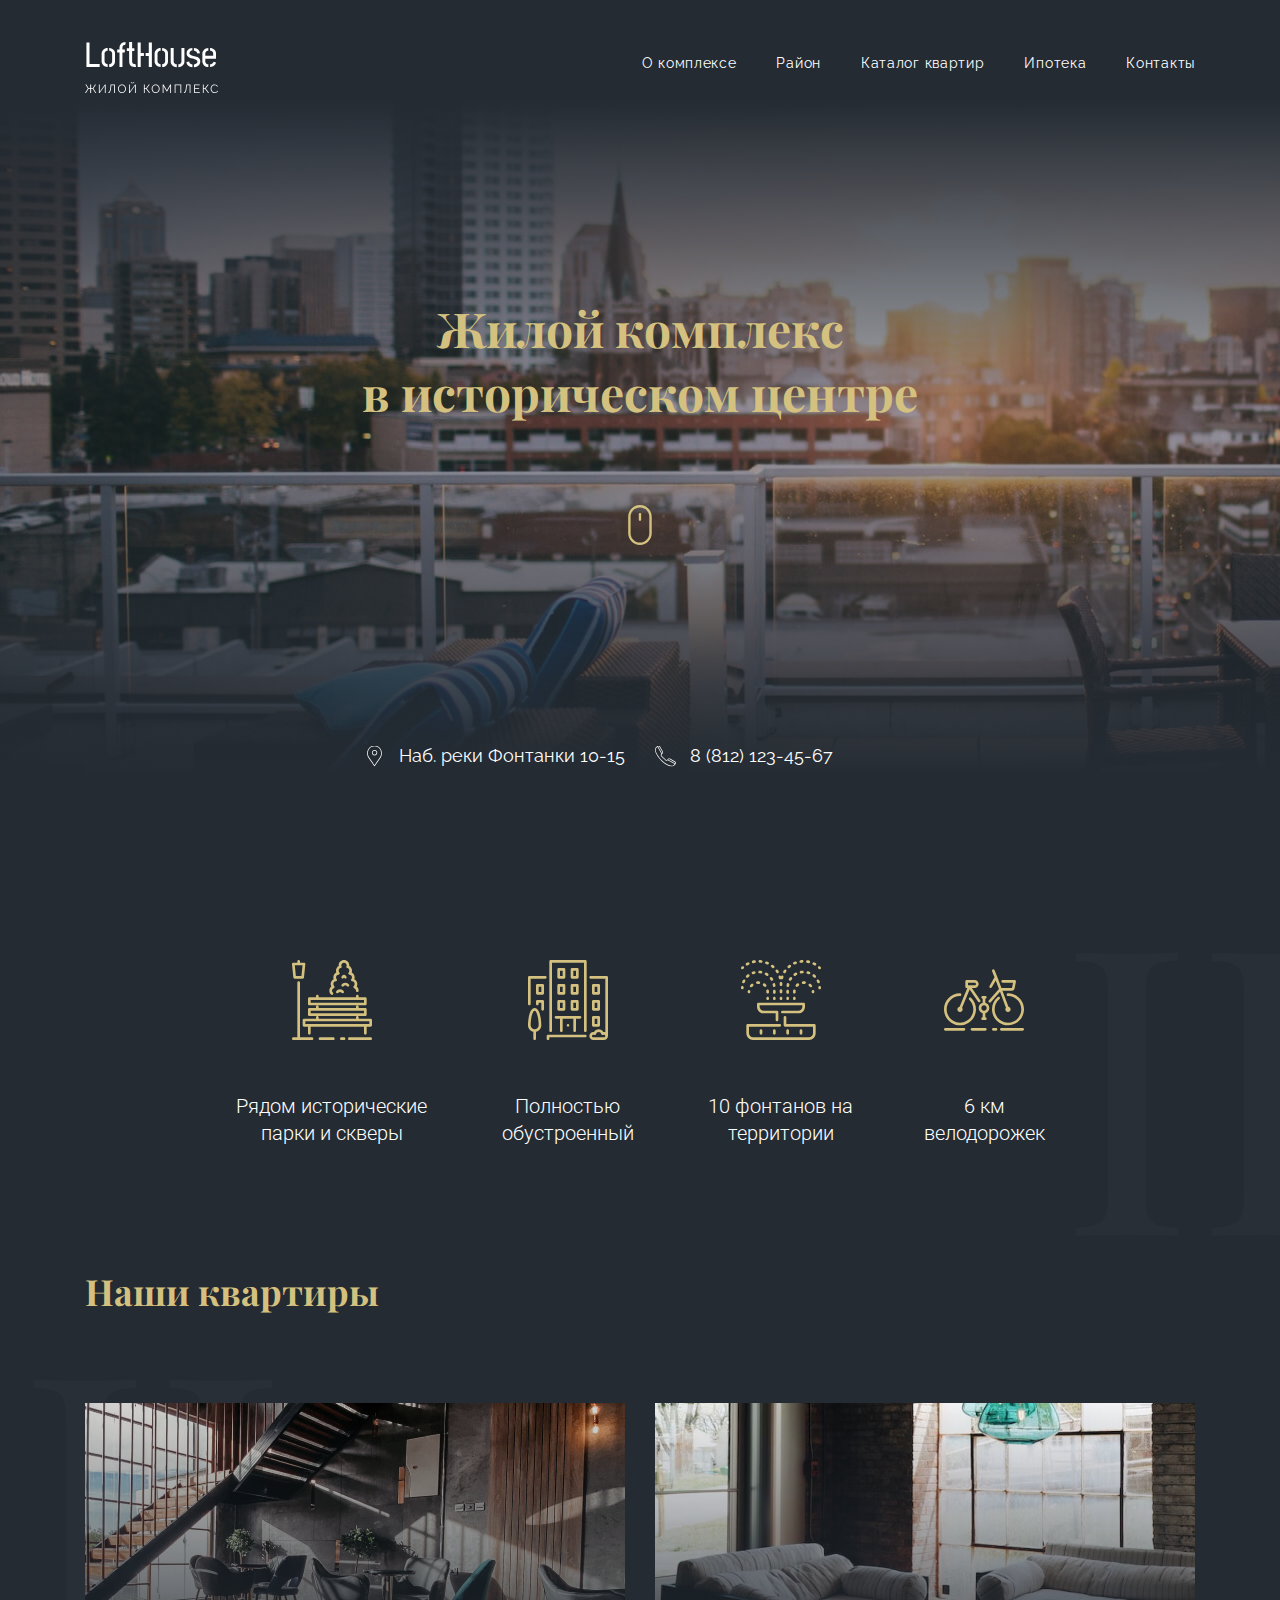
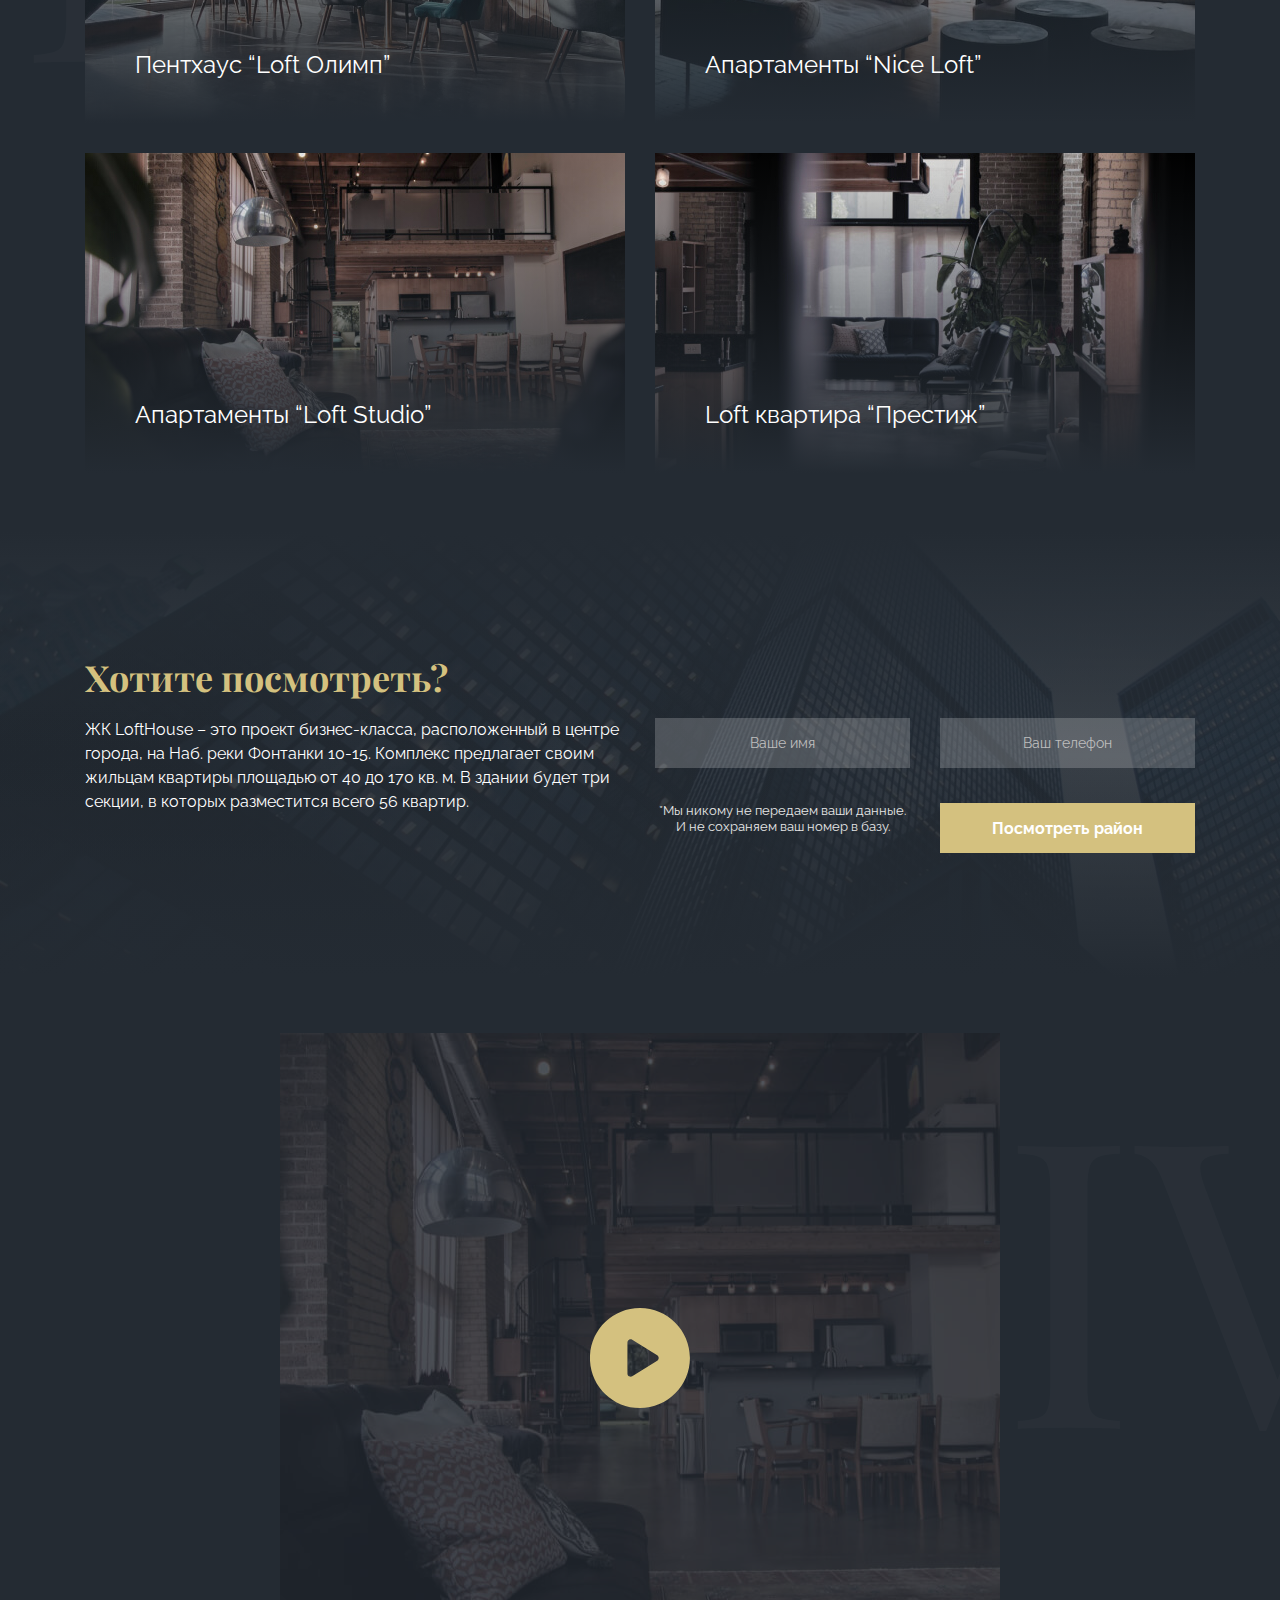
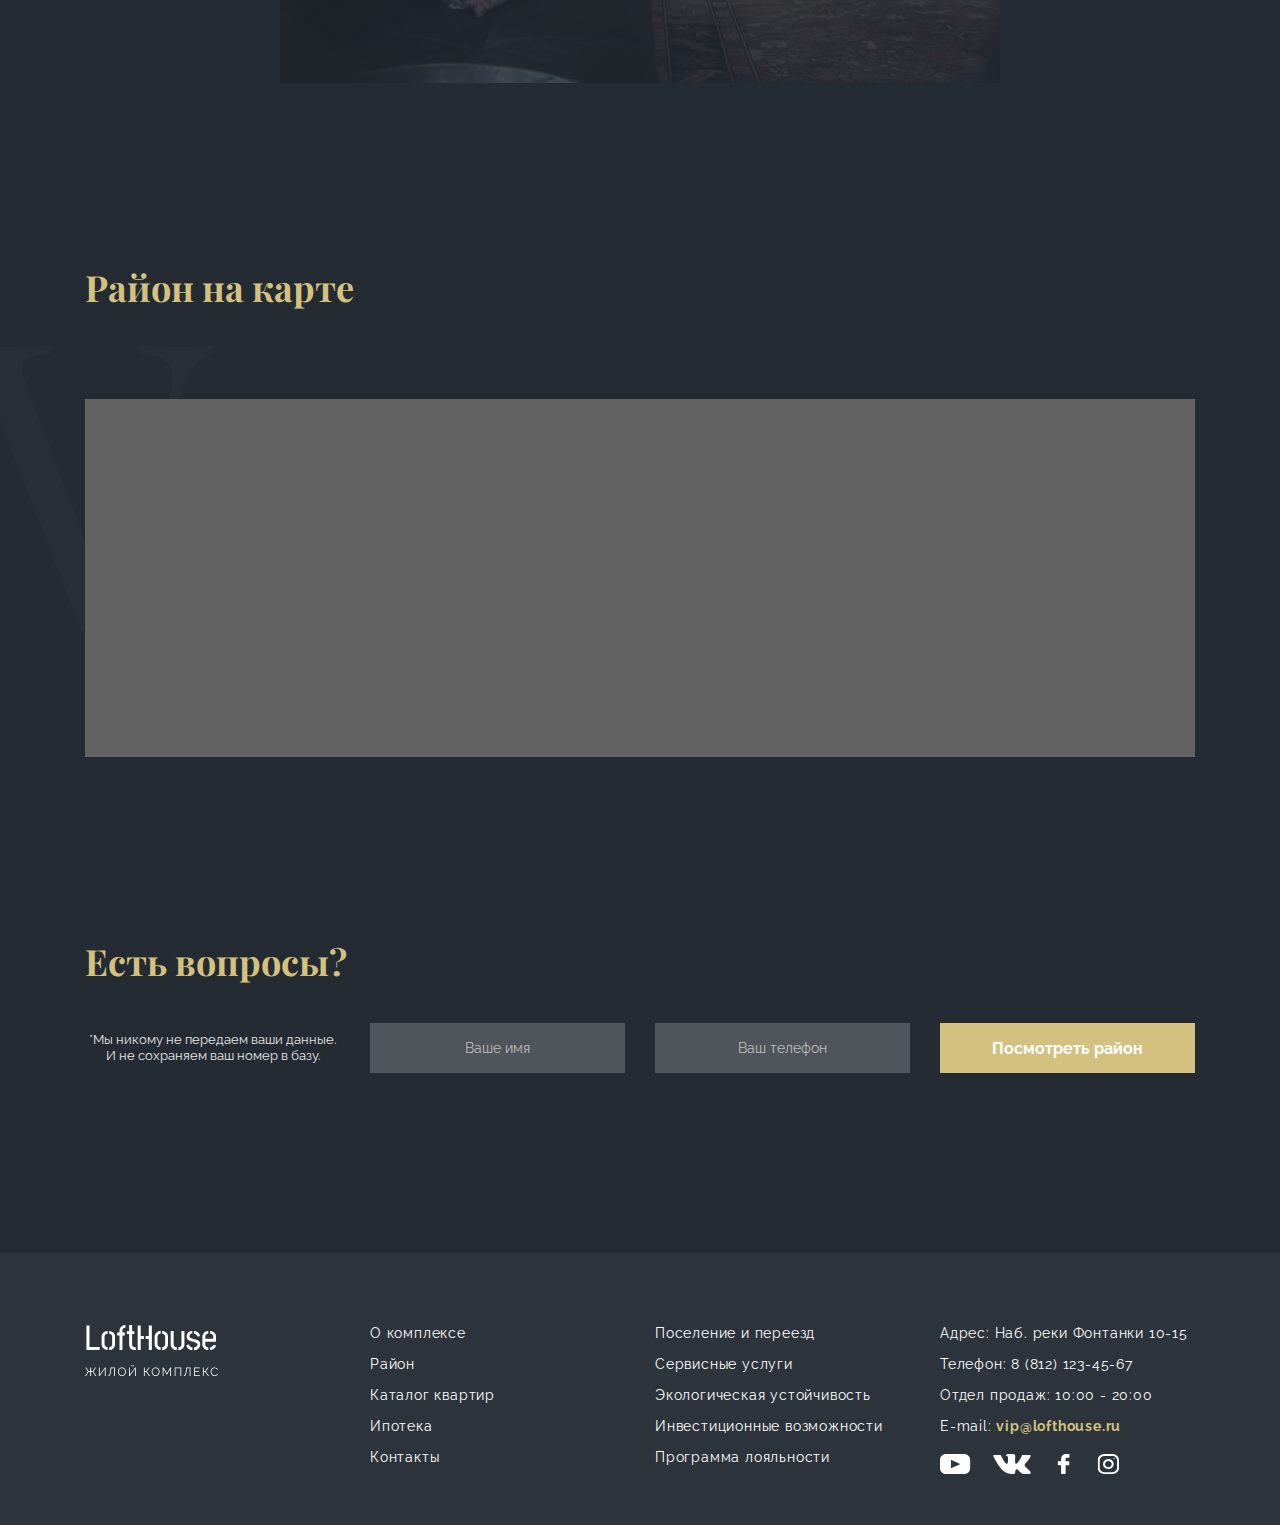
<file: LoftHouse/index.html>
<!DOCTYPE html>
<html lang="en">
<head>
    <meta charset="UTF-8">
    <meta http-equiv="X-UA-Compatible" content="IE=edge">
    <meta name="viewport" content="width=device-width, initial-scale=1.0">
    <title>LoftHouse</title>
    <link rel="stylesheet" href="./css/main.css">
    <link rel="stylesheet" href="./libs/youtubeLightbox/youtubeLightbox.css">
</head>
<body>
    <header class="header none1">
        <div class="header__top">
            <div class="container">
                <div class="header__top-row">

                    <a href="#!">
                        <img src="./img/logo.svg" alt="LoftHouse">
                    </a>

                    <div class="header__nav">
                        <nav class="nav">
                            <ul class="nav__list">
                                <li><a href="#!">О комплексе</a></li>
                                <li><a href="#!">Район</a></li>
                                <li><a href="#!">Каталог квартир</a></li>
                                <li><a href="#!">Ипотека</a></li>
                                <li><a href="#!">Контакты</a></li>
                            </ul>
                        </nav>
                    </div>

                    <div class="header__nav-btn">
                        <button class="nav-icon-btn">
                            <div class="nav-icon"></div>
                        </button>
                    </div>

                </div>
            </div>
        </div>

        <div class="container">
            <h1 class="header__title">
                Жилой комплекс <br>
                в историческом центре
                <a href="#benefits">
                    <img
                        src="./img/header/mouse.svg"
                        alt="Scroll next"
                        class="header__title-icon"
                    >
                </a>
            </h1>
        </div>

        <div class="header__footer">
            <div class="text-right">
                <a href="#section-map" class="info info--map">Наб. реки Фонтанки 10-15</a>
            </div>
            <a href="tel:+78121234567" class="info info--tel">8 (812) 123-45-67</a>
        </div>
    </header>

    <main>
        <section class="benefits none1">
            <h2 class="visually-hidden">Преимущества ЖК</h2>

            <div class="container container--sm">
                <div class="benefits__row">

                    <div class="benefits__item">
                        <img src="./img/benefits/bench.svg" alt="" class="benefits__item-img">
                        <p class="benefits__item-text">Рядом исторические парки&nbsp;и&nbsp;скверы</p>
                    </div>

                    <div class="benefits__item">
                        <img src="./img/benefits/building.svg" alt="" class="benefits__item-img">
                        <p class="benefits__item-text">Полностью обустроенный</p>
                    </div>

                    <div class="benefits__item">
                        <img src="./img/benefits/fountain.svg" alt="" class="benefits__item-img">
                        <p class="benefits__item-text">10 фонтанов на территории</p>
                    </div>

                    <div class="benefits__item">
                        <img src="./img/benefits/bicycle.svg" alt="" class="benefits__item-img">
                        <p class="benefits__item-text">6 км велодорожек</p>
                    </div>

                </div>
            </div>

        </section>

        <section class="apartments none1">
            <div class="container">

                <div class="apartments__title">
                    <h2 class="title-2">Наши квартиры</h2>
                </div>

                <div class="apartments__cards">

                    <a href="#!" class="card">
                        <img class="card__img" src="./img/cards/01.jpg" alt="Пентхаус “Loft Олимп”">
                        <h3 class="card__title">Пентхаус “Loft Олимп”</h3>
                    </a>

                    <a href="#!" class="card">
                        <img class="card__img" src="./img/cards/02.jpg" alt="Пентхаус “Loft Олимп”">
                        <h3 class="card__title">Апартаменты “Nice Loft”</h3>
                    </a>

                    <a href="#!" class="card">
                        <img class="card__img" src="./img/cards/03.jpg" alt="Пентхаус “Loft Олимп”">
                        <h3 class="card__title">Апартаменты “Loft Studio”</h3>
                    </a>

                    <a href="#!" class="card">
                        <img class="card__img" src="./img/cards/04.jpg" alt="Пентхаус “Loft Олимп”">
                        <h3 class="card__title">Loft квартира “Престиж”</h3>
                    </a>

                </div>
            </div>
        </section>

        <section class="cta none1">
            <div class="container">
                <div class="cta__title">
                    <h2 class="title-2">Хотите посмотреть?</h2>
                </div>
                <div class="cta__wrapper">

                    <div class="cta__text">
                        <p>ЖК LoftHouse – это проект бизнес-класса, расположенный в центре города, на Наб. реки Фонтанки 10-15. Комплекс предлагает своим жильцам квартиры площадью от 40 до 170 кв. м. В здании будет три секции, в которых разместится всего 56 квартир.</p>
                    </div>

                    <form action="" class="cta__form form">
                        <input type="text" class="form__input" placeholder="Ваше имя" autocomplete="off">
                        <input data-tel-input type="text" class="form__input" placeholder="Ваш телефон" autocomplete="off">

                        <p class="form__privacy form__privacy--bottom">
                            *Мы никому не передаем ваши данные. <br>И не сохраняем ваш номер в базу.
                        </p>

                        <button type="submit" class="form__btn">Посмотреть район</button>
                    </form>
                </div>
            </div>
        </section>

        <section class="video none1">
            <h2 class="visually-hidden">Видео про ЖК Loft House</h2>
            <div class="container">

                <a href="https://www.youtube.com/watch?v=bhJNL9JUsnY" data-youtubeLightbox class="video__link">
                    <img src="./img/video/play.svg" alt="" class="video__icon">
                    <img src="./img/video/video-img.jpg" alt="" class="video__img">
                </a>
            </div>
        </section>

        <section class="section-map none1">
            <div class="container">
                <div class="section-map__title">
                    <h2 class="title-2">Район на карте</h2>
                </div>
                <div class="section-map__map">
                    <div class="map" id="map"></div>
                </div>
            </div>
        </section>

        <section class="feedback none1">
            <div class="container">
                <div class="feedback__title">
                    <h2 class="title-2">Есть вопросы?</h2>
                </div>
                <form class="feedback__form form">

                    <p class="form__privacy form__privacy--bottom">
                        *Мы никому не передаем ваши данные. <br>И не сохраняем ваш номер в базу.
                    </p>

                    <input type="text" class="form__input" placeholder="Ваше имя" autocomplete="off">
                    <input data-tel-input type="text" class="form__input" placeholder="Ваш телефон" autocomplete="off">

                    <button type="submit" class="form__btn">Посмотреть район</button>
                </form>
            </div>
        </section>

    </main>

    <footer class="footer none1">
        <div class="container">
            <div class="footer__grid">
                <div class="footer__logo">
                    <a href="#!">
                        <img src="./img/logo.svg" alt="LoftHouse">
                    </a>
                </div>
                <div class="footer__nav">
                    <nav>
                        <ul class="footer__nav-list">
                            <li><a href="#!">О комплексе</a></li>
                            <li><a href="#!">Район</a></li>
                            <li><a href="#!">Каталог квартир</a></li>
                            <li><a href="#!">Ипотека</a></li>
                            <li><a href="#!">Контакты</a></li>
                        </ul>
                    </nav>
                </div>
                <div class="footer__nav">
                     <nav>
                        <ul class="footer__nav-list">
                            <li><a href="#!">Поселение и переезд</a></li>
                            <li><a href="#!">Сервисные услуги</a></li>
                            <li><a href="#!">Экологическая устойчивость</a></li>
                            <li><a href="#!">Инвестиционные возможности</a></li>
                            <li><a href="#!">Программа лояльности</a></li>
                        </ul>
                    </nav>
                </div>
                <div class="footer__address">
                    <ul class="footer__nav-list">
                        <li>Адрес: Наб. реки Фонтанки 10-15</li>
                        <li>Телефон: <a href="#">8 (812) 123-45-67</a></li>
                        <li>Отдел продаж: 10:00 - 20:00</li>
                        <li>E-mail: <a class="link-bold" href="mailto:vip@lofthouse.ru">vip@lofthouse.ru</a></li>
                    </ul>
                    <ul class="footer__socials">
                        <li><a href="#!"><img src="./img/socials/youtube.svg" alt=""></a></li>
                        <li><a href="#!"><img src="./img/socials/vk.svg" alt=""></a></li>
                        <li><a href="#!"><img src="./img/socials/facebook.svg" alt=""></a></li>
                        <li><a href="#!"><img src="./img/socials/instagram.svg" alt=""></a></li>
                    </ul>
                </div>
            </div>
        </div>
    </footer>

    <!-- YouTube LightBox -->
    <div id="youtubelightbox" class="youtubelightbox">
        <div class="youtubelightbox__centeredchild">
            <div class="youtubelightbox__videowrapper">
                <div id="youtubelightboxPlayer"></div>
            </div>
        </div>
    </div>

    <script src="https://api-maps.yandex.ru/2.1/?apikey=4f537583-9ef9-4998-a98b-9a6ee160a9d3&lang=ru_RU" type="text/javascript"></script>
    <script src="./libs/phoneMask/mask.js"></script>
    <script src="./libs/phoneMask/mask_list.js"></script>
    <script src="./libs/youtubeLightbox/youtubeLightbox.js"></script>
    <script src="./js/main.js"></script>

</body>
</html>
</file>
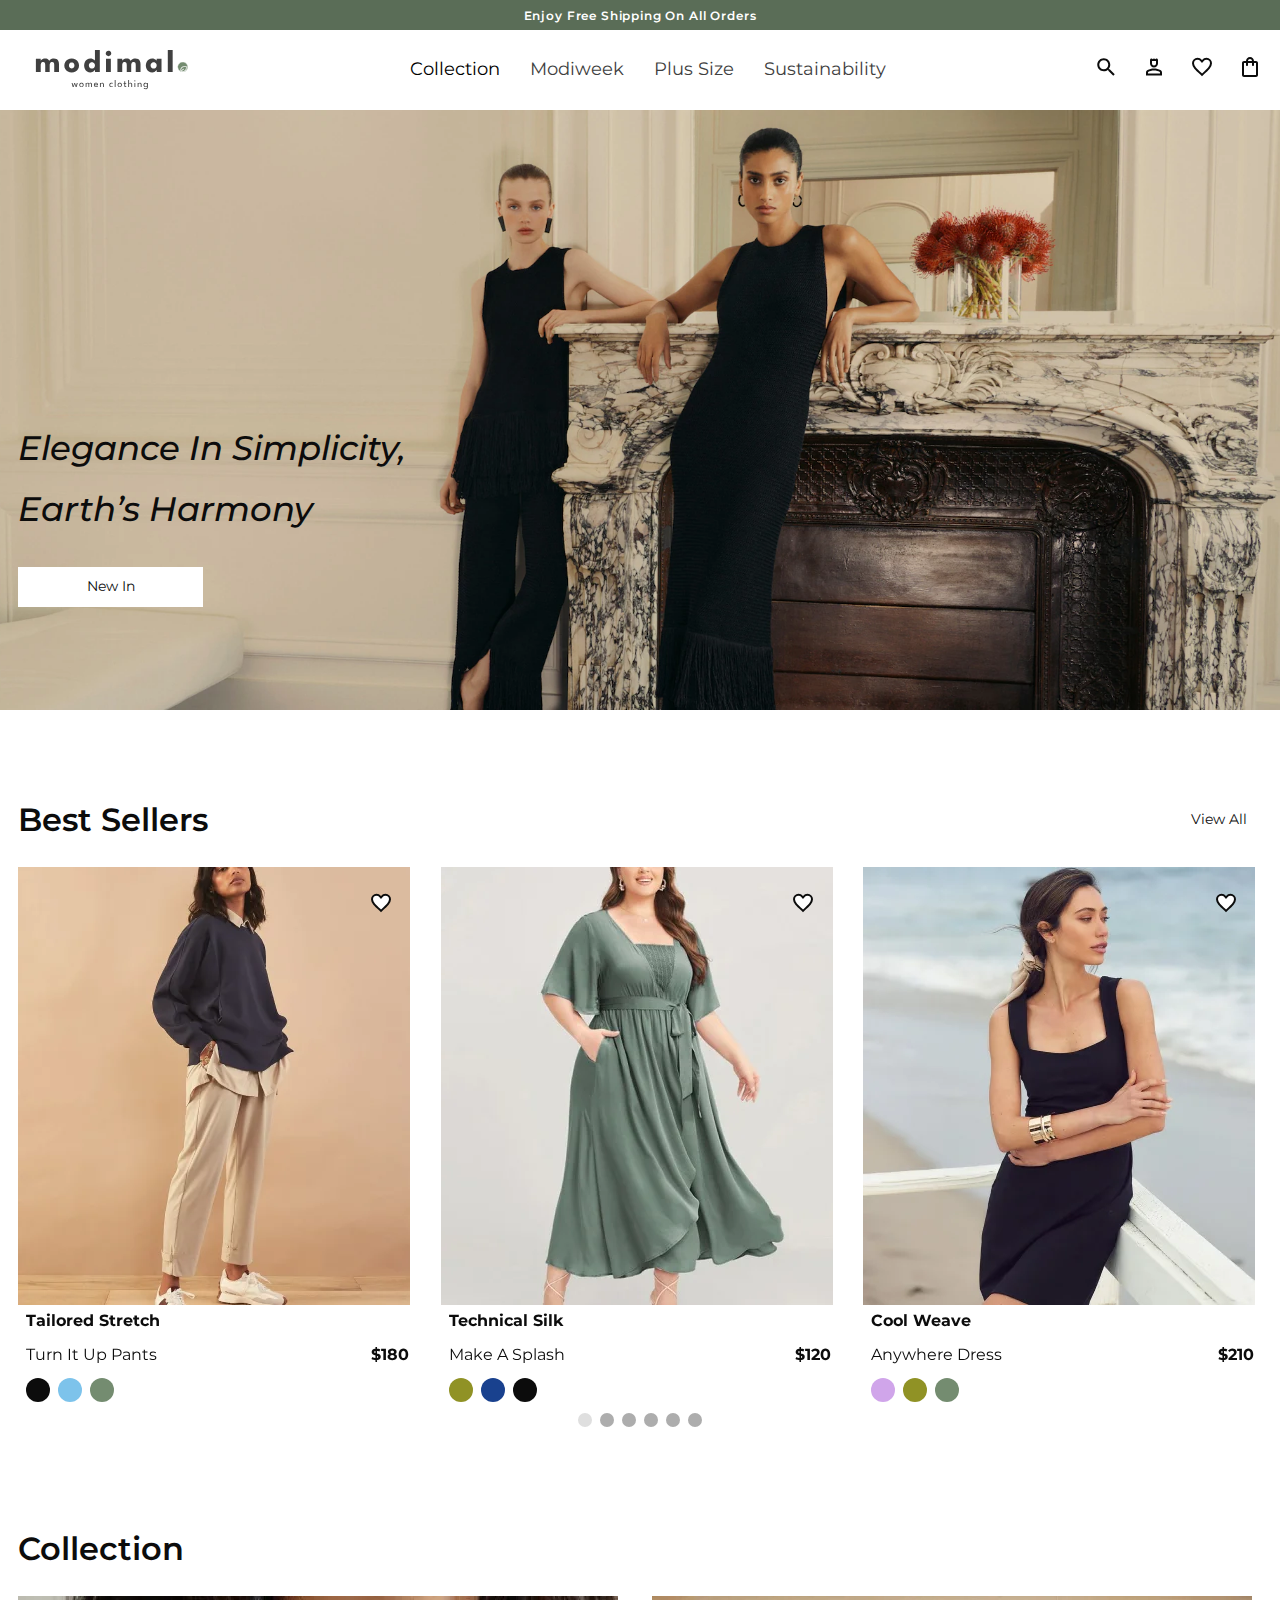
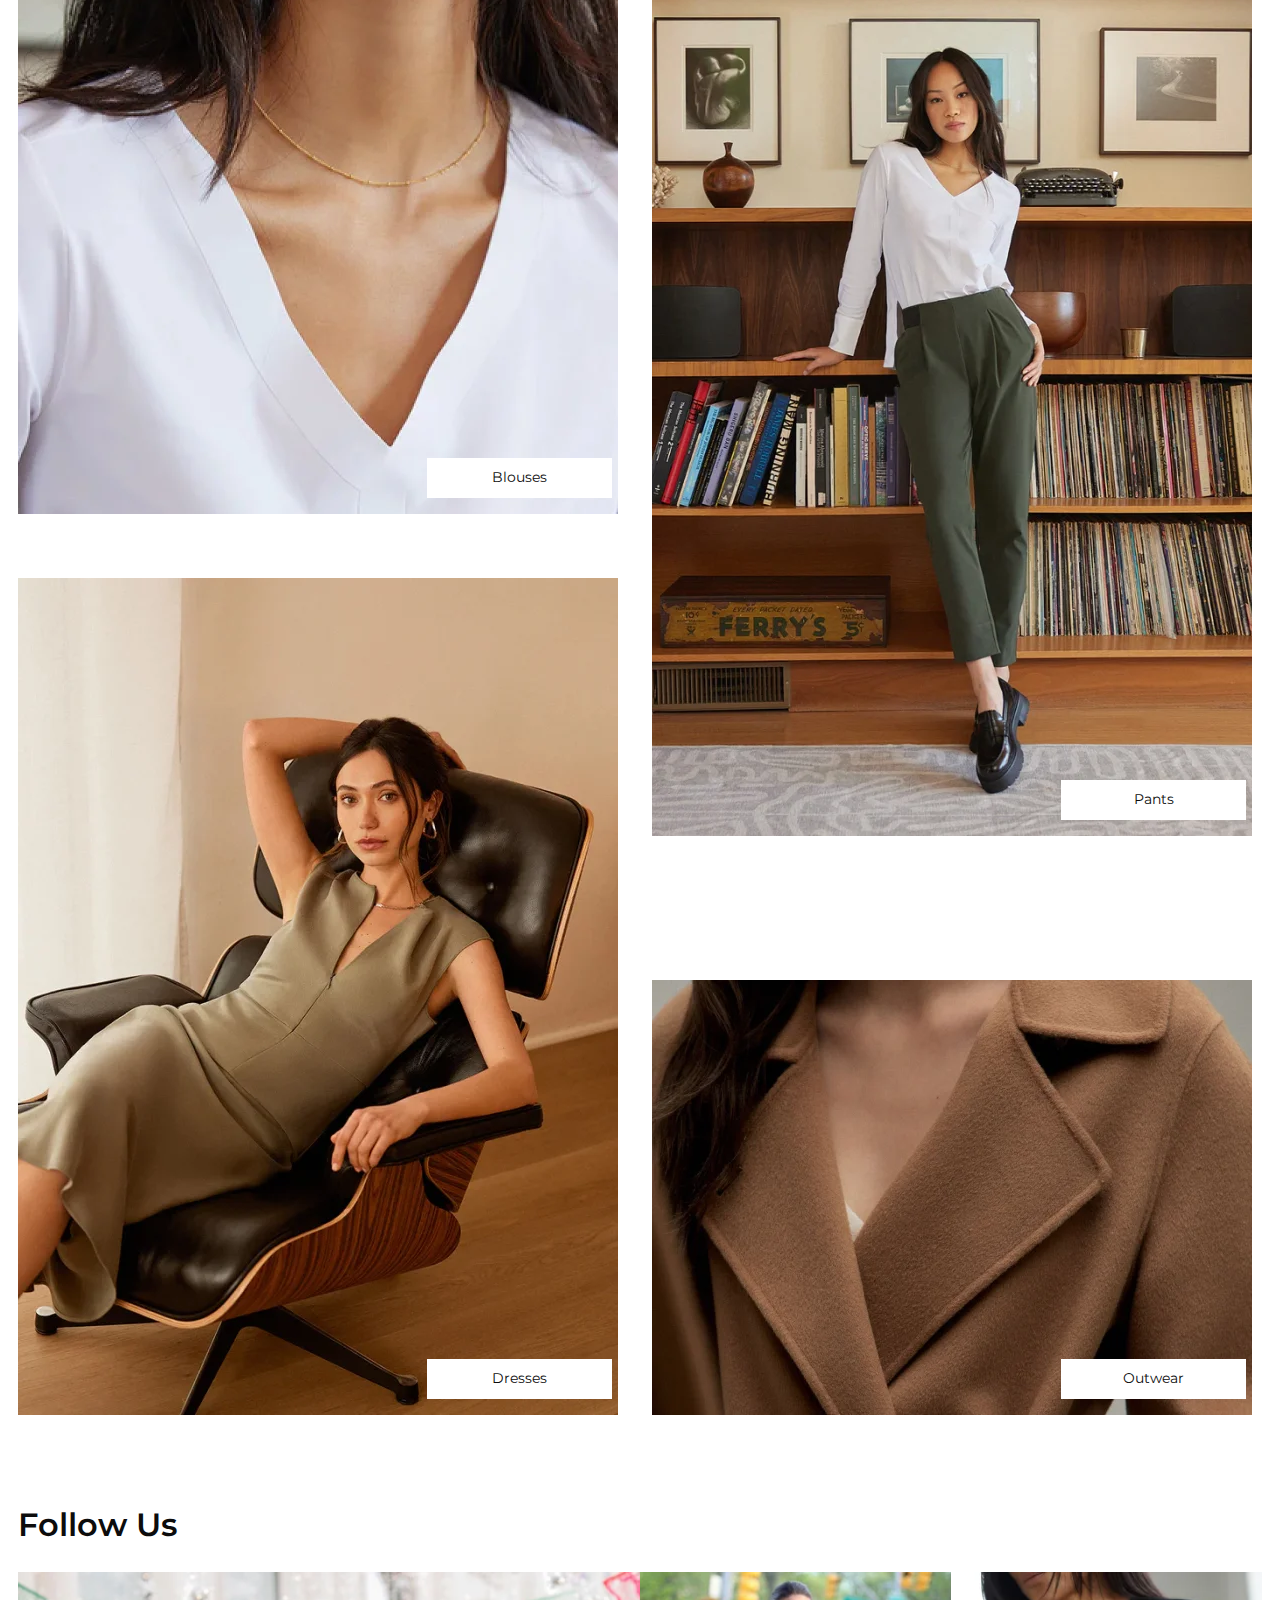
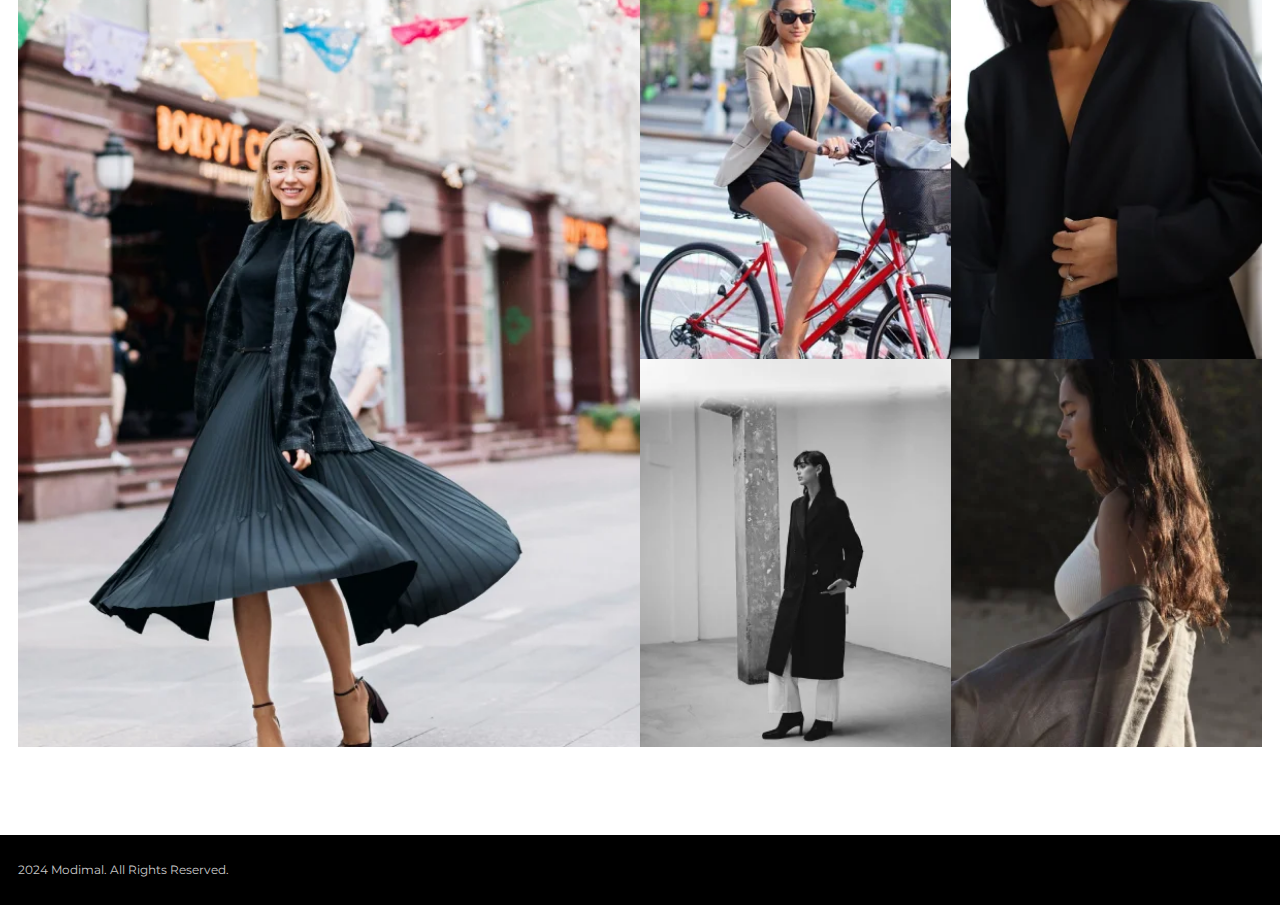
<file: modimal/index.html>
<!DOCTYPE html><html lang="en"><head><meta charset="UTF-8"/><meta http-equiv="X-UA-Compatible" content="IE=edge"/><meta name="viewport" content="width=device-width, initial-scale=1.0"/><title>Modimal</title><link rel="stylesheet" href="./css/main.css"/><link rel="icon" type="image/x-icon" href="./img/favicons/favicon.png"><link rel="apple-touch-icon" sizes="180x180" href="./img/favicons/apple-touch-icon.png"></head><body><section class="top-info"><p>Enjoy Free Shipping On&#160;All Orders</p></section><header class="header"><div class="container"><div class="header__row"><div class="header__logo"> <img src="./img/logo/logo.svg" alt="" class="logo"></div><nav class="header__nav nav"><ul class="nav__list"><li><a href="#" class="active">Collection</a></li><li><a href="#">Modiweek</a></li><li><a href="#">Plus Size</a></li><li><a href="#">Sustainability</a></li></ul></nav><div class="header__account header__account--first"><ul class="account"><li class="account__menu" onclick="mobileMenuShow()"><svg class="icon icon--menu"><use href="./img/svgsprite/sprite.symbol.svg#menu"></use></svg></li><li class="account__close" onclick="mobileMenuClose()" style="display: none;"><svg class="icon icon--close"><use href="./img/svgsprite/sprite.symbol.svg#close"></use></svg></li><li><svg class="icon icon--search"><use href="./img/svgsprite/sprite.symbol.svg#search"></use></svg></li><li class="account__person"><svg class="icon icon--person"><use href="./img/svgsprite/sprite.symbol.svg#person"></use></svg></li></ul></div><div class="header__account"><ul class="account"><li><svg class="icon icon--favorite"><use href="./img/svgsprite/sprite.symbol.svg#favorite"></use></svg></li><li><svg class="icon icon--bag"><use href="./img/svgsprite/sprite.symbol.svg#bag"></use></svg></li></ul></div></div></div></header><div class="mobile-nav"><div class="mobile-nav__links"><ul class="mobile-links"><li class="mobile-links__parent"> <button class="mobile-links__parent-btn"> <span class="mobile-links__parent-title">Collection</span><svg class="icon icon--arrow-down"><use href="./img/svgsprite/sprite.symbol.svg#arrow-down"></use></svg></button><div class="mobile-sub"><ul class="mobile-sub-list"><li class="mobile-sub-list__item"><a href="" class="mobile-sub-list__link">1111</a></li></ul></div></li><li class="mobile-links__parent"> <button class="mobile-links__parent-btn"> <span class="mobile-links__parent-title">New In</span><svg class="icon icon--arrow-down"><use href="./img/svgsprite/sprite.symbol.svg#arrow-down"></use></svg></button><div class="mobile-sub"><ul class="mobile-sub-list"><li class="mobile-sub-list__item"><a href="" class="mobile-sub-list__link">Shop All</a></li><li class="mobile-sub-list__item"><a href="" class="mobile-sub-list__link">Tops & Blouses</a></li><li class="mobile-sub-list__item"><a href="" class="mobile-sub-list__link">Tees</a></li><li class="mobile-sub-list__item"><a href="" class="mobile-sub-list__link">Pants</a></li><li class="mobile-sub-list__item"><a href="" class="mobile-sub-list__link">Jackets & Outwears</a></li><li class="mobile-sub-list__item"><a href="" class="mobile-sub-list__link">Pullovers</a></li><li class="mobile-sub-list__item"><a href="" class="mobile-sub-list__link">Dresses & Jumpsuits</a></li><li class="mobile-sub-list__item"><a href="" class="mobile-sub-list__link">Short & Skirts</a></li></ul></div></li><li class="mobile-links__parent"> <button class="mobile-links__parent-btn"> <span class="mobile-links__parent-title">Modiweek</span><svg class="icon icon--arrow-down mobile-links__icon"><use href="./img/svgsprite/sprite.symbol.svg#arrow-down"></use></svg></button><div class="mobile-sub"><ul class="mobile-sub-list"><li class="mobile-sub-list__item"><a href="" class="mobile-sub-list__link">1111</a></li></ul></div></li><li class="mobile-links__parent"> <button class="mobile-links__parent-btn"> <span class="mobile-links__parent-title">Plus Size</span><svg class="icon icon--arrow-down mobile-links__icon"><use href="./img/svgsprite/sprite.symbol.svg#arrow-down"></use></svg></button><div class="mobile-sub"><ul class="mobile-sub-list"><li class="mobile-sub-list__item"><a href="" class="mobile-sub-list__link">1111</a></li></ul></div></li><li class="mobile-links__parent"> <button class="mobile-links__parent-btn"> <span class="mobile-links__parent-title">Sustainability</span><svg class="icon icon--arrow-down"><use href="./img/svgsprite/sprite.symbol.svg#arrow-down"></use></svg></button><div class="mobile-sub"><ul class="mobile-sub-list"><li class="mobile-sub-list__item"><a href="" class="mobile-sub-list__link">Mission</a></li><li class="mobile-sub-list__item"><a href="" class="mobile-sub-list__link">Processing</a></li><li class="mobile-sub-list__item"><a href="" class="mobile-sub-list__link">Materials</a></li><li class="mobile-sub-list__item"><a href="" class="mobile-sub-list__link">Packaging</a></li><li class="mobile-sub-list__item"><a href="" class="mobile-sub-list__link">Product Care</a></li><li class="mobile-sub-list__item"><a href="" class="mobile-sub-list__link">Our Suppliers</a></li><li class="mobile-sub-list__item"><a href="" class="mobile-sub-list__link">Dresses & Jumpsuits</a></li><li class="mobile-sub-list__item"><a href="" class="mobile-sub-list__link">Short & Skirts</a></li></ul></div></li></ul></div><div class="mobile-nav__btns"> <a href="#" class="btn-outline"><svg class="icon icon--person"><use href="./img/svgsprite/sprite.symbol.svg#person"></use></svg>Log In</a> <a href="#" class="btn-outline">Create Account</a></div></div><script>
    function mobileMenuShow() {
	    document.querySelector('.mobile-nav').style.top = '70px';
        scrollTo(0, 0);
	    document.querySelector('.account__menu').style.display = 'none';
	    document.querySelector('.account__close').style.display = 'block';
	    document.body.classList.add('no-scroll');
    };

    function mobileMenuClose() {
	    document.querySelector('.mobile-nav').style.top = '';
        document.querySelector('.account__close').style.display = 'none';
	    document.querySelector('.account__menu').style.display = '';
	    document.body.classList.remove('no-scroll');
    };
</script><main class="main"><section class="hero"><div class="container"><div class="hero__content"><h1 class="hero__title">Elegance in&#160;simplicity, Earth&#8217;s harmony</h1> <a href="#" class="btn">New In</a></div></div></section><section class="best"><div class="container"><div class="best__title-wrapper"><h2 class="best__title title">Best Sellers</h2><div class="best__link"> <a href="#" class="btn btn--small">View All</a></div></div><div class="best__cards"><div class="swiper"><div class="swiper-wrapper"><div class="swiper-slide"><article class="card"><div class="card__fav-btn"> <button class="card__btn-fav"><svg class="icon icon--favorite"><use href="./img/svgsprite/sprite.symbol.svg#favorite"></use></svg></button></div><div class="card__picture"><picture><source srcset="./img/bestsellers/best-01.webp 1x, ./img/bestsellers/best-01@2x.webp 2x" type="image/webp"><source srcset="./img/bestsellers/best-01.jpg 1x, ./img/bestsellers/best-01@2x.jpg 2x" type="image/jpeg"> <img src="./img/bestsellers/best-01.jpg" class="card__img"></picture></div><div class="card__body"><h3 class="card__title"><a href="#">tailored stretch</a></h3><div class="card__cols"><div class="card__desc">turn it&#160;up&#160;pants</div><div class="card__price">$180</div></div><div class="card__colors"><div class="color color--black"></div><div class="color color--blue"></div><div class="color color--green"></div></div></div></article></div><div class="swiper-slide"><article class="card"><div class="card__fav-btn"> <button class="card__btn-fav"><svg class="icon icon--favorite"><use href="./img/svgsprite/sprite.symbol.svg#favorite"></use></svg></button></div><div class="card__picture"><picture><source srcset="./img/bestsellers/best-02.webp 1x, ./img/bestsellers/best-02@2x.webp 2x" type="image/webp"><source srcset="./img/bestsellers/best-02.jpg 1x, ./img/bestsellers/best-02@2x.jpg 2x" type="image/jpeg"> <img src="./img/bestsellers/best-02.jpg" class="card__img"></picture></div><div class="card__body"><h3 class="card__title"><a href="#">technical silk</a></h3><div class="card__cols"><div class="card__desc">make a&#160;splash</div><div class="card__price">$120</div></div><div class="card__colors"><div class="color color--olive"></div><div class="color color--navy"></div><div class="color color--black"></div></div></div></article></div><div class="swiper-slide"><article class="card"><div class="card__fav-btn"> <button class="card__btn-fav"><svg class="icon icon--favorite"><use href="./img/svgsprite/sprite.symbol.svg#favorite"></use></svg></button></div><div class="card__picture"><picture><source srcset="./img/bestsellers/best-03.webp 1x, ./img/bestsellers/best-03@2x.webp 2x" type="image/webp"><source srcset="./img/bestsellers/best-03.jpg 1x, ./img/bestsellers/best-03@2x.jpg 2x" type="image/jpeg"> <img src="./img/bestsellers/best-03.jpg" class="card__img"></picture></div><div class="card__body"><h3 class="card__title"><a href="#">cool weave</a></h3><div class="card__cols"><div class="card__desc">anywhere dress</div><div class="card__price">$210</div></div><div class="card__colors"><div class="color color--pink"></div><div class="color color--olive"></div><div class="color color--green"></div></div></div></article></div><div class="swiper-slide"><article class="card"><div class="card__fav-btn"> <button class="card__btn-fav"><svg class="icon icon--favorite"><use href="./img/svgsprite/sprite.symbol.svg#favorite"></use></svg></button></div><div class="card__picture"><picture><source srcset="./img/bestsellers/best-04.webp 1x, ./img/bestsellers/best-04@2x.webp 2x" type="image/webp"><source srcset="./img/bestsellers/best-04.jpg 1x, ./img/bestsellers/best-04@2x.jpg 2x" type="image/jpeg"> <img src="./img/bestsellers/best-04.jpg" class="card__img"></picture></div><div class="card__body"><h3 class="card__title"><a href="#">cool dress</a></h3><div class="card__cols"><div class="card__desc">anywhere dress</div><div class="card__price">$210</div></div><div class="card__colors"><div class="color color--white"></div><div class="color color--black"></div><div class="color color--green"></div></div></div></article></div><div class="swiper-slide"><article class="card"><div class="card__fav-btn"> <button class="card__btn-fav"><svg class="icon icon--favorite"><use href="./img/svgsprite/sprite.symbol.svg#favorite"></use></svg></button></div><div class="card__picture"><picture><source srcset="./img/bestsellers/best-05.webp 1x, ./img/bestsellers/best-05@2x.webp 2x" type="image/webp"><source srcset="./img/bestsellers/best-05.jpg 1x, ./img/bestsellers/best-05@2x.jpg 2x" type="image/jpeg"> <img src="./img/bestsellers/best-05.jpg" class="card__img"></picture></div><div class="card__body"><h3 class="card__title"><a href="#">cool blause</a></h3><div class="card__cols"><div class="card__desc">anywhere dress</div><div class="card__price">$210</div></div><div class="card__colors"><div class="color color--blue"></div><div class="color color--white"></div><div class="color color--green"></div></div></div></article></div><div class="swiper-slide"><article class="card"><div class="card__fav-btn"> <button class="card__btn-fav"><svg class="icon icon--favorite"><use href="./img/svgsprite/sprite.symbol.svg#favorite"></use></svg></button></div><div class="card__picture"><picture><source srcset="./img/bestsellers/best-06.webp 1x, ./img/bestsellers/best-06@2x.webp 2x" type="image/webp"><source srcset="./img/bestsellers/best-06.jpg 1x, ./img/bestsellers/best-06@2x.jpg 2x" type="image/jpeg"> <img src="./img/bestsellers/best-06.jpg" class="card__img"></picture></div><div class="card__body"><h3 class="card__title"><a href="#">summer dress</a></h3><div class="card__cols"><div class="card__desc">anywhere dress</div><div class="card__price">$210</div></div><div class="card__colors"><div class="color color--white"></div><div class="color color--olive"></div><div class="color color--green"></div></div></div></article></div></div><div class="swiper-pagination"></div></div></div></div></section><section class="collection"><div class="container"><h2 class="collection__title title">Collection</h2><div class="collection_cols"><div class="collection_col"><article class="card-collection"><picture><source srcset="./img/collection/collection-01.webp 1x, ./img/collection/collection-01@2x.webp 2x" type="image/webp"><source srcset="./img/collection/collection-01.jpg 1x, ./img/collection/collection-01@2x.jpg 2x" type="image/jpeg"> <img src="./img/collection/collection-01.jpg" class="card-collection__img"></picture><div class="card-collection__link"> <a href="#" class="btn btn--mobile-wide">Blouses</a></div></article><article class="card-collection"><picture><source srcset="./img/collection/collection-02.webp 1x, ./img/collection/collection-02@2x.webp 2x" type="image/webp"><source srcset="./img/collection/collection-02.jpg 1x, ./img/collection/collection-02@2x.jpg 2x" type="image/jpeg"> <img src="./img/collection/collection-02.jpg" class="card-collection__img"></picture><div class="card-collection__link"> <a href="#" class="btn btn--mobile-wide">Dresses</a></div></article></div><div class="collection_col"><article class="card-collection"><picture><source srcset="./img/collection/collection-03.webp 1x, ./img/collection/collection-03@2x.webp 2x" type="image/webp"><source srcset="./img/collection/collection-03.jpg 1x, ./img/collection/collection-03@2x.jpg 2x" type="image/jpeg"> <img src="./img/collection/collection-03.jpg" class="card-collection__img"></picture><div class="card-collection__link"> <a href="#" class="btn btn--mobile-wide">Pants</a></div></article><article class="card-collection"><picture><source srcset="./img/collection/collection-04.webp 1x, ./img/collection/collection-04@2x.webp 2x" type="image/webp"><source srcset="./img/collection/collection-04.jpg 1x, ./img/collection/collection-04@2x.jpg 2x" type="image/jpeg"> <img src="./img/collection/collection-04.jpg" class="card-collection__img"></picture><div class="card-collection__link"> <a href="#" class="btn btn--mobile-wide">Outwear</a></div></article></div></div></div></section><section class="follow"><div class="container"><h2 class="follow__title title">Follow us</h2><div class="follow__grid"><picture><source srcset="./img/follower/follow-01.webp 1x, ./img/follower/follow-01@2x.webp 2x" type="image/webp"><source srcset="./img/follower/follow-01.jpg 1x, ./img/follower/follow-01@2x.jpg 2x" type="image/jpeg"> <img src="./img/follower/follow-01.jpg" class="follow__img"></picture><picture><source srcset="./img/follower/follow-02.webp 1x, ./img/follower/follow-02@2x.webp 2x" type="image/webp"><source srcset="./img/follower/follow-02.jpg 1x, ./img/follower/follow-02@2x.jpg 2x" type="image/jpeg"> <img src="./img/follower/follow-02.jpg" class="follow__img"></picture><picture><source srcset="./img/follower/follow-03.webp 1x, ./img/follower/follow-03@2x.webp 2x" type="image/webp"><source srcset="./img/follower/follow-03.jpg 1x, ./img/follower/follow-03@2x.jpg 2x" type="image/jpeg"> <img src="./img/follower/follow-03.jpg" class="follow__img"></picture><picture><source srcset="./img/follower/follow-04.webp 1x, ./img/follower/follow-04@2x.webp 2x" type="image/webp"><source srcset="./img/follower/follow-04.jpg 1x, ./img/follower/follow-04@2x.jpg 2x" type="image/jpeg"> <img src="./img/follower/follow-04.jpg" class="follow__img"></picture><picture><source srcset="./img/follower/follow-05.webp 1x, ./img/follower/follow-05@2x.webp 2x" type="image/webp"><source srcset="./img/follower/follow-05.jpg 1x, ./img/follower/follow-05@2x.jpg 2x" type="image/jpeg"> <img src="./img/follower/follow-05.jpg" class="follow__img"></picture></div></div></section></main><footer class="footer"><div class="container"><div class="footer__copyright"><p>2024 modimal. All Rights Reserved.</p></div></div></footer><script src="./js/index.bundle.js"></script></body></html>
</file>
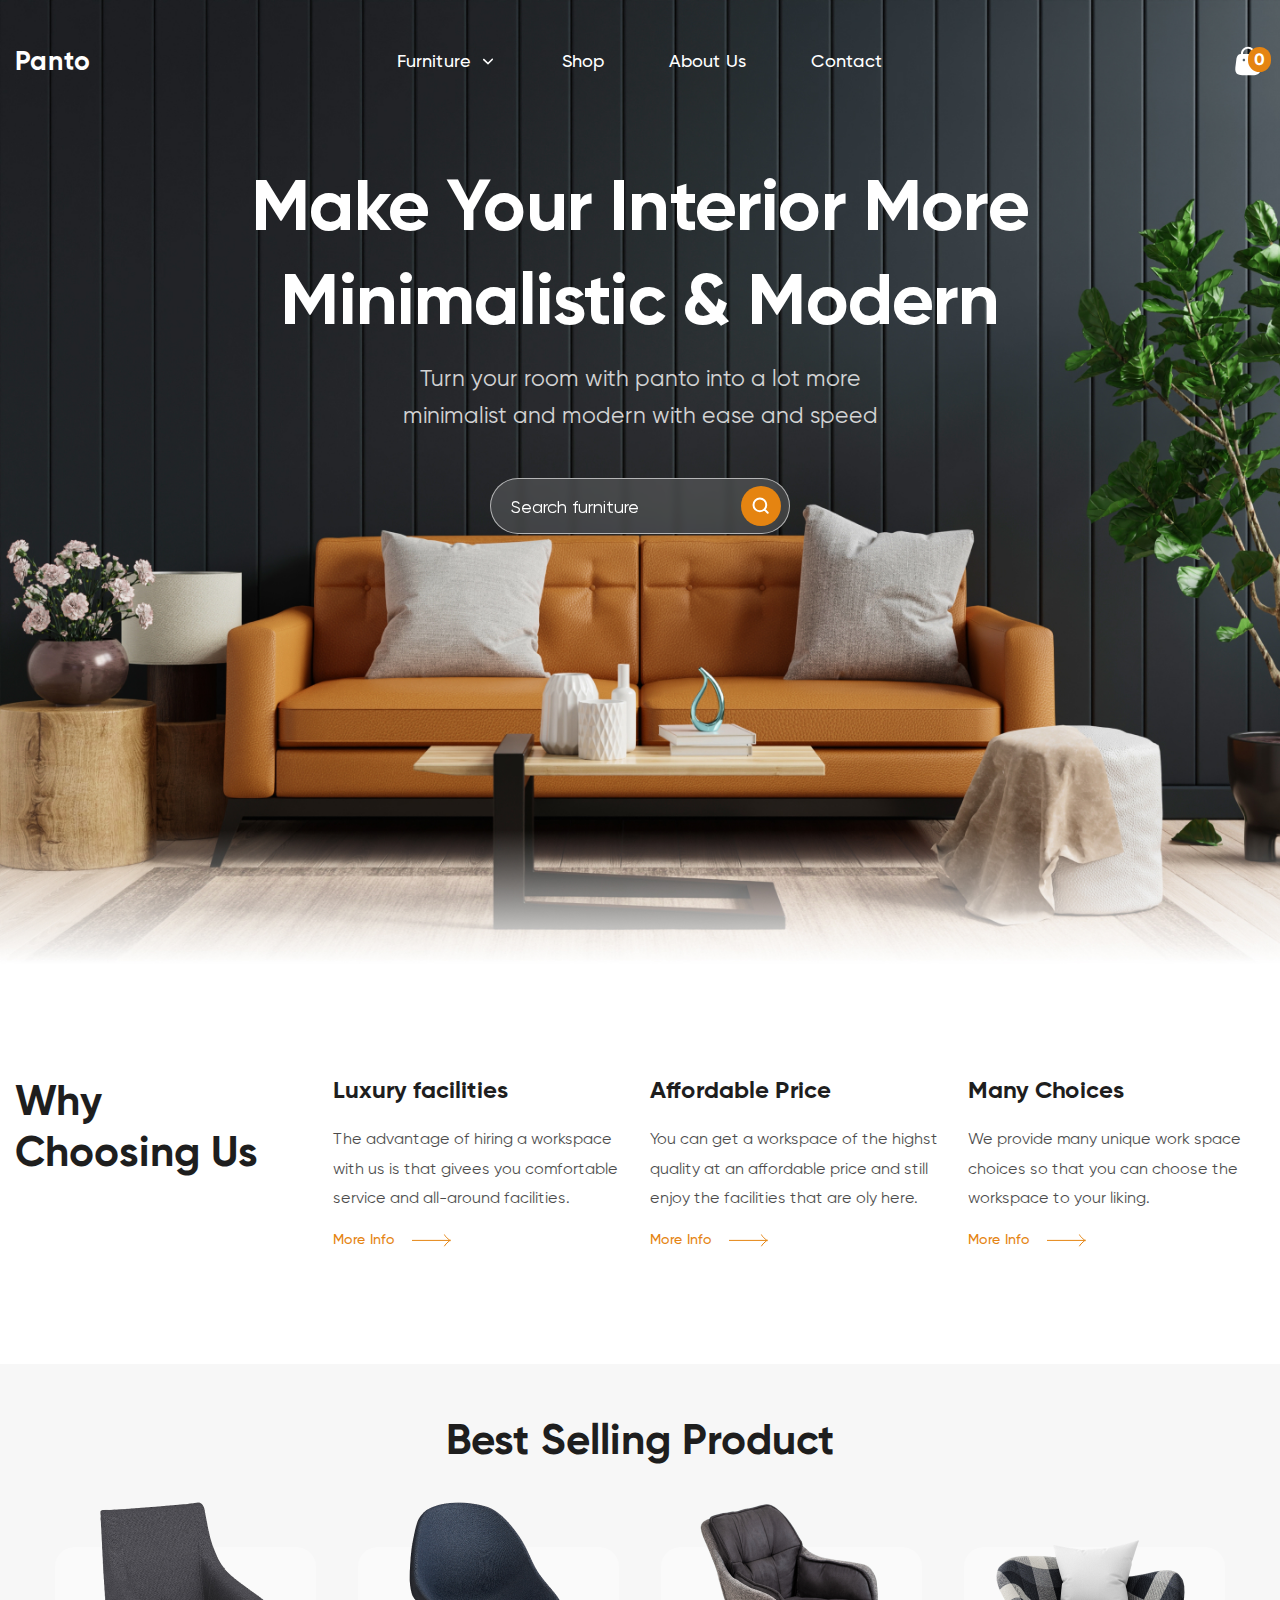
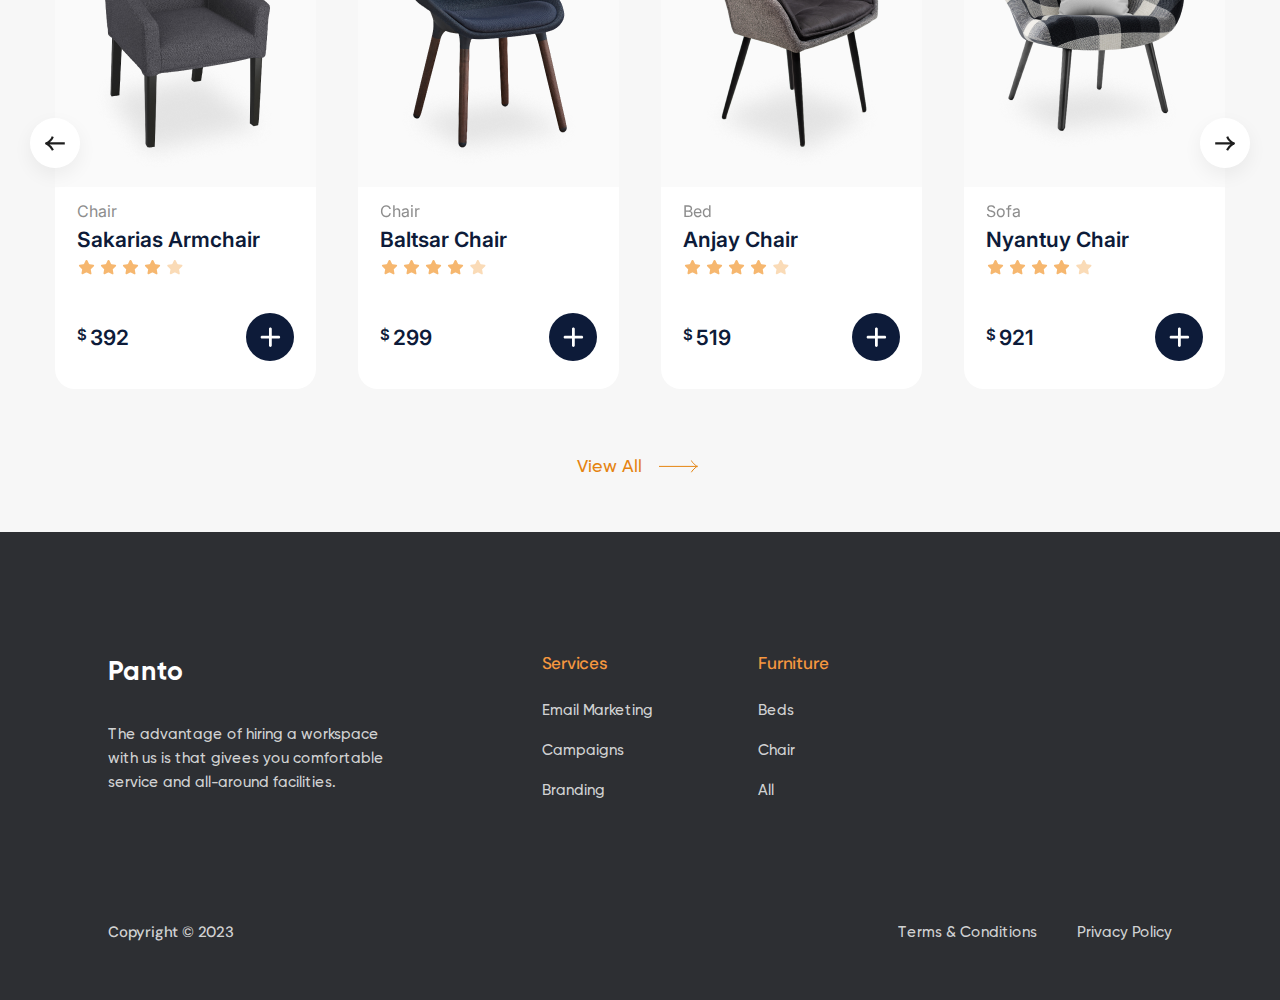
<file: panto-furniture-store/index.html>
<!DOCTYPE html>
<html lang="en">
	<head>
		<meta charset="UTF-8" />
		<meta name="viewport" content="width=device-width, initial-scale=1.0" />
		<title>Panto</title>
		<link rel="stylesheet" href="./css/main.css" />
        <link rel="stylesheet" href="https://cdn.jsdelivr.net/npm/swiper@11/swiper-bundle.min.css" />
	</head>
	<body>
		<header class="header">
			<div class="container">
				<nav class="header__nav nav">

                    <div class="nav__logo">
                        <a href="#!" class="logo">Panto</a>
                    </div>

					<ul class="nav-list">
                       	<li class="nav-list__item">
							<a href="#furniture" class="nav-list__link nav-list__link--dropdown">Furniture</a>
                            <div class="nav-list__sub-nav">
                                <ul class="sub-nav">
                                    <li class="sub-nav__item"><a href="#!" class="sub-nav__link">Home</a></li>
                                    <li class="sub-nav__item"><a href="#!" class="sub-nav__link">Services</a></li>
                                    <li class="sub-nav__item"><a href="#!" class="sub-nav__link">Products</a></li>
                                    <li class="sub-nav__item"><a href="#!" class="sub-nav__link">Contacts</a></li>
                                </ul>
                            </div>
						</li>
						<li class="nav-list__item">
							<a href="#!" class="nav-list__link">Shop</a>
						</li>
						<li class="nav-list__item">
							<a href="#!" class="nav-list__link">About Us</a>
						</li>
						<li class="nav-list__item">
							<a href="#!" class="nav-list__link">Contact</a>
						</li>
					</ul>

					<a href="#!" class="cart">
						<img
							class="cart__img"
							src="./img/icons/cart.svg"
							alt=""
						/>
						<div class="cart__count">0</div>
					</a>

                    <button id="open-mobile-nav-btn" class="nav__btn"><img src="./img/icons/mobile-nav.svg" alt="Open navigation"></button>
				</nav>

				<div class="header__content">
					<h1 class="header__title">
						Make your interior more minimalistic & modern
					</h1>
					<p>
						Turn your room with panto into a lot more minimalist and
						modern with ease and speed
					</p>

                    <div class="header__search">
                        <form action="" class="search-form">
                            <input
                                placeholder="Search furniture"
                                type="text"
                                class="search-form__input"
                                autocomplete="off"
                            />
                            <button class="search-form__btn">
                                <img src="./img/icons/search.svg" alt="Search" />
                            </button>
                        </form>
                    </div>

				</div>

				<div class="header__dot header__dot--sofa">
					<button class="info-dot">
						<div class="info-dot__circle"></div>
						<div class="info-dot__radius"></div>
					</button>
                    <div class="info-hint none">
                        <label>
                            <input type="radio" name="sofa-color" class="info-hint__radio">
                            <div class="info-hint__radio-fake info-hint__radio-fake--orange"></div>
                        </label>

                        <label>
                            <input type="radio" name="sofa-color" class="info-hint__radio">
                            <div class="info-hint__radio-fake info-hint__radio-fake--biruza"></div>
                        </label>

                        <label>
                            <input type="radio" name="sofa-color" class="info-hint__radio">
                            <div class="info-hint__radio-fake info-hint__radio-fake--gray"></div>
                        </label>
                    </div>
				</div>

				<div class="header__dot header__dot--vase">
					<button class="info-dot">
						<div class="info-dot__circle"></div>
						<div class="info-dot__radius"></div>
					</button>
                    <div class="info-hint none">
                        <label>
                            <input type="radio" name="sofa-color" class="info-hint__radio">
                            <div class="info-hint__radio-fake info-hint__radio-fake--orange"></div>
                        </label>

                        <label>
                            <input type="radio" name="sofa-color" class="info-hint__radio">
                            <div class="info-hint__radio-fake info-hint__radio-fake--biruza"></div>
                        </label>

                        <label>
                            <input type="radio" name="sofa-color" class="info-hint__radio">
                            <div class="info-hint__radio-fake info-hint__radio-fake--gray"></div>
                        </label>
                    </div>
				</div>

				<div class="header__dot header__dot--item">
					<button class="info-dot">
						<div class="info-dot__circle"></div>
						<div class="info-dot__radius"></div>
					</button>
                    <div class="info-hint none">
                        <label>
                            <input type="radio" name="sofa-color" class="info-hint__radio">
                            <div class="info-hint__radio-fake info-hint__radio-fake--orange"></div>
                        </label>

                        <label>
                            <input type="radio" name="sofa-color" class="info-hint__radio">
                            <div class="info-hint__radio-fake info-hint__radio-fake--biruza"></div>
                        </label>

                        <label>
                            <input type="radio" name="sofa-color" class="info-hint__radio">
                            <div class="info-hint__radio-fake info-hint__radio-fake--gray"></div>
                        </label>
                    </div>
				</div>

				<div class="header__dot header__dot--wall">
					<button class="info-dot">
						<div class="info-dot__circle"></div>
						<div class="info-dot__radius"></div>
					</button>
                    <div class="info-hint none">
                        <label>
                            <input type="radio" name="sofa-color" class="info-hint__radio">
                            <div class="info-hint__radio-fake info-hint__radio-fake--orange"></div>
                        </label>

                        <label>
                            <input type="radio" name="sofa-color" class="info-hint__radio">
                            <div class="info-hint__radio-fake info-hint__radio-fake--biruza"></div>
                        </label>

                        <label>
                            <input type="radio" name="sofa-color" class="info-hint__radio">
                            <div class="info-hint__radio-fake info-hint__radio-fake--gray"></div>
                        </label>
                    </div>
				</div>
			</div>
		</header>

        <section class="benefits">
            <div class="container">
                <div class="benefits__grid">

                    <div class="benefits__title">
                        <h2 class="title-2">Why Choosing Us</h2>
                    </div>

                    <div class="benefit">
                        <h3 class="benefit__title">Luxury facilities</h3>
                        <p class="benefit__text">The advantage of hiring a workspace with us is that givees you comfortable service and all-around facilities.</p>
                        <a class="read-more" href="#!">More Info</a>
                    </div>

                    <div class="benefit">
                        <h3 class="benefit__title">Affordable Price</h3>
                        <p class="benefit__text">You can get a workspace of the highst quality at an affordable price and still enjoy the facilities that are oly here.</p>
                        <a class="read-more" href="#!">More Info</a>
                    </div>

                    <div class="benefit">
                        <h3 class="benefit__title">Many Choices</h3>
                        <p class="benefit__text">We provide many unique work space choices so that you can choose the workspace to your liking.</p>
                        <a class="read-more" href="#!">More Info</a>
                    </div>

                </div>
            </div>
        </section>

        <section class="products">
            <div class="container">

                <div class="products__title">
                    <h2 class="title-2">Best Selling Product</h2>
                </div>

                <div class="products__tabs none">
                    <div class="tab-controls">
                        <button data-tab="all" class="tab-controls__btn tab-controls__btn--active">All</button>
                        <button data-tab="chair" class="tab-controls__btn">Chair</button>
                        <button data-tab="bed" class="tab-controls__btn">Beds</button>
                        <button data-tab="sofa" class="tab-controls__btn">Sofa</button>
                        <button data-tab="lamp" class="tab-controls__btn">Lamp</button>
                    </div>
                </div>

                <div class="products__slider">

                    <!-- //slider -->
                    <div class="slider">

                        <!-- Slider main container -->
                        <div class="swiper">

                            <!-- Additional required wrapper -->
                            <div class="swiper-wrapper">
                                <!-- Slides -->
                                <article data-tab-value="chair" class="card swiper-slide">
                                    <a href="#product-page" class="card__link"></a>
                                    <div class="card__photo">
                                        <img src="./img/products/chair-01.png" srcset="./img/products/chair-01@2x.png 2x" alt="Title" class="card__img">
                                    </div>

                                    <div class="card__desc">

                                        <a href="#category" class="card__category">Chair</a>
                                        <h3 class="card__title">Sakarias Armchair</h3>

                                        <div class="card__rating">
                                            <img src="./img/icons/star.svg" alt="">
                                            <img src="./img/icons/star.svg" alt="">
                                            <img src="./img/icons/star.svg" alt="">
                                            <img src="./img/icons/star.svg" alt="">
                                            <img src="./img/icons/star-off.svg" alt="">
                                        </div>

                                        <div class="card__footer">
                                            <div class="card__price" data-value="$">392</div>
                                            <button class="card__btn">
                                                Add to cart
                                                <img src="./img/icons/plus.svg" alt="Add to cart">
                                            </button>
                                        </div>

                                    </div>
                                </article>

                                <article data-tab-value="chair" class="card swiper-slide">
                                    <a href="#product-page" class="card__link"></a>
                                    <div class="card__photo">
                                        <img src="./img/products/chair-02.png" srcset="./img/products/chair-02@2x.png 2x" alt="Title" class="card__img">
                                    </div>

                                    <div class="card__desc">

                                        <a href="#category" class="card__category">Chair</a>
                                        <h3 class="card__title">Baltsar Chair</h3>

                                        <div class="card__rating">
                                            <img src="./img/icons/star.svg" alt="">
                                            <img src="./img/icons/star.svg" alt="">
                                            <img src="./img/icons/star.svg" alt="">
                                            <img src="./img/icons/star.svg" alt="">
                                            <img src="./img/icons/star-off.svg" alt="">
                                        </div>

                                        <div class="card__footer">
                                            <div class="card__price" data-value="$">299</div>
                                            <button class="card__btn">
                                                Add to cart
                                                <img src="./img/icons/plus.svg" alt="Add to cart">
                                            </button>
                                        </div>

                                    </div>
                                </article>

                                <article data-tab-value="bed" class="card swiper-slide">
                                    <a href="#product-page" class="card__link"></a>
                                    <div class="card__photo">
                                        <img src="./img/products/chair-03.png" srcset="./img/products/chair-03@2x.png 2x" alt="Title" class="card__img">
                                    </div>

                                    <div class="card__desc">

                                        <a href="#category" class="card__category">Bed</a>
                                        <h3 class="card__title">Anjay Chair</h3>

                                        <div class="card__rating">
                                            <img src="./img/icons/star.svg" alt="">
                                            <img src="./img/icons/star.svg" alt="">
                                            <img src="./img/icons/star.svg" alt="">
                                            <img src="./img/icons/star.svg" alt="">
                                            <img src="./img/icons/star-off.svg" alt="">
                                        </div>

                                        <div class="card__footer">
                                            <div class="card__price" data-value="$">519</div>
                                            <button class="card__btn">
                                                Add to cart
                                                <img src="./img/icons/plus.svg" alt="Add to cart">
                                            </button>
                                        </div>

                                    </div>
                                </article>

                                <article data-tab-value="sofa" class="card swiper-slide">
                                    <a href="#product-page" class="card__link"></a>
                                    <div class="card__photo">
                                        <img src="./img/products/chair-04.png" srcset="./img/products/chair-04@2x.png 2x" alt="Title" class="card__img">
                                    </div>

                                    <div class="card__desc">

                                        <a href="#category" class="card__category">Sofa</a>
                                        <h3 class="card__title">Nyantuy Chair</h3>

                                        <div class="card__rating">
                                            <img src="./img/icons/star.svg" alt="">
                                            <img src="./img/icons/star.svg" alt="">
                                            <img src="./img/icons/star.svg" alt="">
                                            <img src="./img/icons/star.svg" alt="">
                                            <img src="./img/icons/star-off.svg" alt="">
                                        </div>

                                        <div class="card__footer">
                                            <div class="card__price" data-value="$">921</div>
                                            <button class="card__btn">
                                                Add to cart
                                                <img src="./img/icons/plus.svg" alt="Add to cart">
                                            </button>
                                        </div>

                                    </div>
                                </article>

                                <article data-tab-value="lamp" class="card swiper-slide">
                                    <a href="#product-page" class="card__link"></a>
                                    <div class="card__photo">
                                        <img src="./img/products/chair-01.png" srcset="./img/products/chair-01@2x.png 2x" alt="Title" class="card__img">
                                    </div>

                                    <div class="card__desc">

                                        <a href="#category" class="card__category">Lamp</a>
                                        <h3 class="card__title">Sakarias Armchair</h3>

                                        <div class="card__rating">
                                            <img src="./img/icons/star.svg" alt="">
                                            <img src="./img/icons/star.svg" alt="">
                                            <img src="./img/icons/star.svg" alt="">
                                            <img src="./img/icons/star.svg" alt="">
                                            <img src="./img/icons/star-off.svg" alt="">
                                        </div>

                                        <div class="card__footer">
                                            <div class="card__price" data-value="$">392</div>
                                            <button class="card__btn">
                                                Add to cart
                                                <img src="./img/icons/plus.svg" alt="Add to cart">
                                            </button>
                                        </div>

                                    </div>
                                </article>

                                <article data-tab-value="bed" class="card swiper-slide">
                                    <a href="#product-page" class="card__link"></a>
                                    <div class="card__photo">
                                        <img src="./img/products/chair-02.png" srcset="./img/products/chair-02@2x.png 2x" alt="Title" class="card__img">
                                    </div>

                                    <div class="card__desc">

                                        <a href="#category" class="card__category">Bed</a>
                                        <h3 class="card__title">Baltsar Chair</h3>

                                        <div class="card__rating">
                                            <img src="./img/icons/star.svg" alt="">
                                            <img src="./img/icons/star.svg" alt="">
                                            <img src="./img/icons/star.svg" alt="">
                                            <img src="./img/icons/star.svg" alt="">
                                            <img src="./img/icons/star-off.svg" alt="">
                                        </div>

                                        <div class="card__footer">
                                            <div class="card__price" data-value="$">299</div>
                                            <button class="card__btn">
                                                Add to cart
                                                <img src="./img/icons/plus.svg" alt="Add to cart">
                                            </button>
                                        </div>

                                    </div>
                                </article>

                                <article data-tab-value="sofa" class="card swiper-slide">
                                    <a href="#product-page" class="card__link"></a>
                                    <div class="card__photo">
                                        <img src="./img/products/chair-03.png" srcset="./img/products/chair-03@2x.png 2x" alt="Title" class="card__img">
                                    </div>

                                    <div class="card__desc">

                                        <a href="#category" class="card__category">Sofa</a>
                                        <h3 class="card__title">Anjay Chair</h3>

                                        <div class="card__rating">
                                            <img src="./img/icons/star.svg" alt="">
                                            <img src="./img/icons/star.svg" alt="">
                                            <img src="./img/icons/star.svg" alt="">
                                            <img src="./img/icons/star.svg" alt="">
                                            <img src="./img/icons/star-off.svg" alt="">
                                        </div>

                                        <div class="card__footer">
                                            <div class="card__price" data-value="$">519</div>
                                            <button class="card__btn">
                                                Add to cart
                                                <img src="./img/icons/plus.svg" alt="Add to cart">
                                            </button>
                                        </div>

                                    </div>
                                </article>

                                <article data-tab-value="lamp" class="card swiper-slide">
                                    <a href="#product-page" class="card__link"></a>
                                    <div class="card__photo">
                                        <img src="./img/products/chair-04.png" srcset="./img/products/chair-04@2x.png 2x" alt="Title" class="card__img">
                                    </div>

                                    <div class="card__desc">

                                        <a href="#category" class="card__category">Lamp</a>
                                        <h3 class="card__title">Nyantuy Chair</h3>

                                        <div class="card__rating">
                                            <img src="./img/icons/star.svg" alt="">
                                            <img src="./img/icons/star.svg" alt="">
                                            <img src="./img/icons/star.svg" alt="">
                                            <img src="./img/icons/star.svg" alt="">
                                            <img src="./img/icons/star-off.svg" alt="">
                                        </div>

                                        <div class="card__footer">
                                            <div class="card__price" data-value="$">921</div>
                                            <button class="card__btn">
                                                Add to cart
                                                <img src="./img/icons/plus.svg" alt="Add to cart">
                                            </button>
                                        </div>

                                    </div>
                                </article>

                                <article data-tab-value="bed" class="card swiper-slide">
                                    <a href="#product-page" class="card__link"></a>
                                    <div class="card__photo">
                                        <img src="./img/products/chair-04.png" srcset="./img/products/chair-04@2x.png 2x" alt="Title" class="card__img">
                                    </div>

                                    <div class="card__desc">

                                        <a href="#category" class="card__category">Bed</a>
                                        <h3 class="card__title">Nyantuy Chair</h3>

                                        <div class="card__rating">
                                            <img src="./img/icons/star.svg" alt="">
                                            <img src="./img/icons/star.svg" alt="">
                                            <img src="./img/icons/star.svg" alt="">
                                            <img src="./img/icons/star.svg" alt="">
                                            <img src="./img/icons/star-off.svg" alt="">
                                        </div>

                                        <div class="card__footer">
                                            <div class="card__price" data-value="$">921</div>
                                            <button class="card__btn">
                                                Add to cart
                                                <img src="./img/icons/plus.svg" alt="Add to cart">
                                            </button>
                                        </div>

                                    </div>
                                </article>

                                <article data-tab-value="chair" class="card swiper-slide">
                                    <a href="#product-page" class="card__link"></a>
                                    <div class="card__photo">
                                        <img src="./img/products/chair-01.png" srcset="./img/products/chair-01@2x.png 2x" alt="Title" class="card__img">
                                    </div>

                                    <div class="card__desc">

                                        <a href="#category" class="card__category">Chair</a>
                                        <h3 class="card__title">Sakarias Armchair</h3>

                                        <div class="card__rating">
                                            <img src="./img/icons/star.svg" alt="">
                                            <img src="./img/icons/star.svg" alt="">
                                            <img src="./img/icons/star.svg" alt="">
                                            <img src="./img/icons/star.svg" alt="">
                                            <img src="./img/icons/star-off.svg" alt="">
                                        </div>

                                        <div class="card__footer">
                                            <div class="card__price" data-value="$">392</div>
                                            <button class="card__btn">
                                                Add to cart
                                                <img src="./img/icons/plus.svg" alt="Add to cart">
                                            </button>
                                        </div>

                                    </div>
                                </article>

                                <article data-tab-value="chair" class="card swiper-slide">
                                    <a href="#product-page" class="card__link"></a>
                                    <div class="card__photo">
                                        <img src="./img/products/chair-02.png" srcset="./img/products/chair-02@2x.png 2x" alt="Title" class="card__img">
                                    </div>

                                    <div class="card__desc">

                                        <a href="#category" class="card__category">Chair</a>
                                        <h3 class="card__title">Baltsar Chair</h3>

                                        <div class="card__rating">
                                            <img src="./img/icons/star.svg" alt="">
                                            <img src="./img/icons/star.svg" alt="">
                                            <img src="./img/icons/star.svg" alt="">
                                            <img src="./img/icons/star.svg" alt="">
                                            <img src="./img/icons/star-off.svg" alt="">
                                        </div>

                                        <div class="card__footer">
                                            <div class="card__price" data-value="$">299</div>
                                            <button class="card__btn">
                                                Add to cart
                                                <img src="./img/icons/plus.svg" alt="Add to cart">
                                            </button>
                                        </div>

                                    </div>
                                </article>

                                <article data-tab-value="bed" class="card swiper-slide">
                                    <a href="#product-page" class="card__link"></a>
                                    <div class="card__photo">
                                        <img src="./img/products/chair-03.png" srcset="./img/products/chair-03@2x.png 2x" alt="Title" class="card__img">
                                    </div>

                                    <div class="card__desc">

                                        <a href="#category" class="card__category">Bed</a>
                                        <h3 class="card__title">Anjay Chair</h3>

                                        <div class="card__rating">
                                            <img src="./img/icons/star.svg" alt="">
                                            <img src="./img/icons/star.svg" alt="">
                                            <img src="./img/icons/star.svg" alt="">
                                            <img src="./img/icons/star.svg" alt="">
                                            <img src="./img/icons/star-off.svg" alt="">
                                        </div>

                                        <div class="card__footer">
                                            <div class="card__price" data-value="$">519</div>
                                            <button class="card__btn">
                                                Add to cart
                                                <img src="./img/icons/plus.svg" alt="Add to cart">
                                            </button>
                                        </div>

                                    </div>
                                </article>

                                <article data-tab-value="lamp" class="card swiper-slide">
                                    <a href="#product-page" class="card__link"></a>
                                    <div class="card__photo">
                                        <img src="./img/products/chair-04.png" srcset="./img/products/chair-04@2x.png 2x" alt="Title" class="card__img">
                                    </div>

                                    <div class="card__desc">

                                        <a href="#category" class="card__category">Lamp</a>
                                        <h3 class="card__title">Nyantuy Chair</h3>

                                        <div class="card__rating">
                                            <img src="./img/icons/star.svg" alt="">
                                            <img src="./img/icons/star.svg" alt="">
                                            <img src="./img/icons/star.svg" alt="">
                                            <img src="./img/icons/star.svg" alt="">
                                            <img src="./img/icons/star-off.svg" alt="">
                                        </div>

                                        <div class="card__footer">
                                            <div class="card__price" data-value="$">921</div>
                                            <button class="card__btn">
                                                Add to cart
                                                <img src="./img/icons/plus.svg" alt="Add to cart">
                                            </button>
                                        </div>

                                    </div>
                                </article>

                                <article data-tab-value="chair" class="card swiper-slide">
                                    <a href="#product-page" class="card__link"></a>
                                    <div class="card__photo">
                                        <img src="./img/products/chair-01.png" srcset="./img/products/chair-01@2x.png 2x" alt="Title" class="card__img">
                                    </div>

                                    <div class="card__desc">

                                        <a href="#category" class="card__category">Chair</a>
                                        <h3 class="card__title">Sakarias Armchair</h3>

                                        <div class="card__rating">
                                            <img src="./img/icons/star.svg" alt="">
                                            <img src="./img/icons/star.svg" alt="">
                                            <img src="./img/icons/star.svg" alt="">
                                            <img src="./img/icons/star.svg" alt="">
                                            <img src="./img/icons/star-off.svg" alt="">
                                        </div>

                                        <div class="card__footer">
                                            <div class="card__price" data-value="$">392</div>
                                            <button class="card__btn">
                                                Add to cart
                                                <img src="./img/icons/plus.svg" alt="Add to cart">
                                            </button>
                                        </div>

                                    </div>
                                </article>

                                <article data-tab-value="chair" class="card swiper-slide">
                                    <a href="#product-page" class="card__link"></a>
                                    <div class="card__photo">
                                        <img src="./img/products/chair-02.png" srcset="./img/products/chair-02@2x.png 2x" alt="Title" class="card__img">
                                    </div>

                                    <div class="card__desc">

                                        <a href="#category" class="card__category">Chair</a>
                                        <h3 class="card__title">Baltsar Chair</h3>

                                        <div class="card__rating">
                                            <img src="./img/icons/star.svg" alt="">
                                            <img src="./img/icons/star.svg" alt="">
                                            <img src="./img/icons/star.svg" alt="">
                                            <img src="./img/icons/star.svg" alt="">
                                            <img src="./img/icons/star-off.svg" alt="">
                                        </div>

                                        <div class="card__footer">
                                            <div class="card__price" data-value="$">299</div>
                                            <button class="card__btn">
                                                Add to cart
                                                <img src="./img/icons/plus.svg" alt="Add to cart">
                                            </button>
                                        </div>

                                    </div>
                                </article>
                            </div>

                        </div>

                        <!-- If we need navigation buttons -->
                        <button id="sliderPrev" class="slider__btn slider__btn--prev">
                            <img src="./img/icons/slider/slider-left.svg" alt="Previous">
                        </button>

                        <button id="sliderNext" class="slider__btn slider__btn--next">
                            <img src="./img/icons/slider/slider-right.svg" alt="Next">
                        </button>

                    </div>
                    <!-- //slider -->

                </div>
                <!-- //products__slider -->

                <div class="products__link">
                    <a class="read-more read-more--large" href="#!">View All</a>
                </div>
            </div>
        </section>

        <footer class="footer">
            <div class="container container--small">
                <!-- footer__grid -->
                <div class="footer__grid">

                    <!-- Desc -->
                    <div class="footer__desc">
                        <div class="footer__logo">
                            <a href="#!" class="logo">Panto</a>
                        </div>

                        <p>The advantage of hiring a workspace with us is that givees you comfortable service and all-around facilities.</p>
                    </div>
                    <!-- // Desc -->

                    <nav class="footer__nav footer__nav--services">
                        <h3 class="footer__nav-title">Services</h3>
                        <ul class="footer__list">
                            <li class="footer__list-item"><a href="#!">Email Marketing</a></li>
                            <li class="footer__list-item"><a href="#!">Campaigns</a></li>
                            <li class="footer__list-item"><a href="#!">Branding</a></li>
                        </ul>
                    </nav>

                    <nav class="footer__nav">
                        <h3 class="footer__nav-title">Furniture</h3>
                        <ul class="footer__list">
                            <li class="footer__list-item"><a href="#!">Beds</a></li>
                            <li class="footer__list-item"><a href="#!">Chair</a></li>
                            <li class="footer__list-item"><a href="#!">All</a></li>
                        </ul>
                    </nav>

                </div>
                <!-- // footer__grid -->


                <!-- footer__row -->
                <div class="footer__row">
                    <div class="footer__copyright">Copyright © 2023</div>

                    <div class="footer__links">
                        <a href="#!">Terms & Conditions</a>
                        <a href="#!">Privacy Policy</a>
                    </div>

                </div>
                <!-- // footer__row -->

            </div>
        </footer>

        <!-- Mobile nav -->
        <div id="mobile-nav" class="mobile-nav-wrapper">
                <div class="mobile-nav-header">
                    <a href="#cart" class="mobile-cart">
                        <div href="#!" class="cart">
                            <img
                                class="cart__img"
                                src="./img/icons/cart.svg"
                                alt=""
                            />
                            <div class="cart__count">0</div>
                        </div>
                        Cart
                    </a>

                    <button id="close-mobile-nav-btn" class="mobile-nav-btn-close">
                        <img src="./img/icons/close.svg" alt="Close navigation">
                    </button>
                </div>

                <ul class="mobile-nav">
                    <li class="mobile-nav__item">
                        <a href="#furniture" class="mobile-nav__link mobile-nav__link--dropdown">Furniture</a>
                        <ul class="mobile-sub-nav">
                            <li class="mobile-sub-nav__item"><a href="#!" class="mobile-sub-nav__link">Home</a></li>
                            <li class="mobile-sub-nav__item"><a href="#!" class="mobile-sub-nav__link">Services</a></li>
                            <li class="mobile-sub-nav__item"><a href="#!" class="mobile-sub-nav__link">Products</a></li>
                            <li class="mobile-sub-nav__item"><a href="#!" class="mobile-sub-nav__link">Contacts</a></li>
                        </ul>
                    </li>
                    <li class="mobile-nav__item">
                        <a href="#!" class="mobile-nav__link">Shop</a>
                    </li>
                    <li class="mobile-nav__item">
                        <a href="#!" class="mobile-nav__link">About Us</a>
                    </li>
                    <li class="mobile-nav__item">
                        <a href="#!" class="mobile-nav__link">Contact</a>
                    </li>
                </ul>
        </div>
        <!-- // Mobile nav -->

        <script src="https://cdn.jsdelivr.net/npm/swiper@11/swiper-bundle.min.js"></script>
        <script src="./js/main.js"></script>
	</body>
</html>
</file>
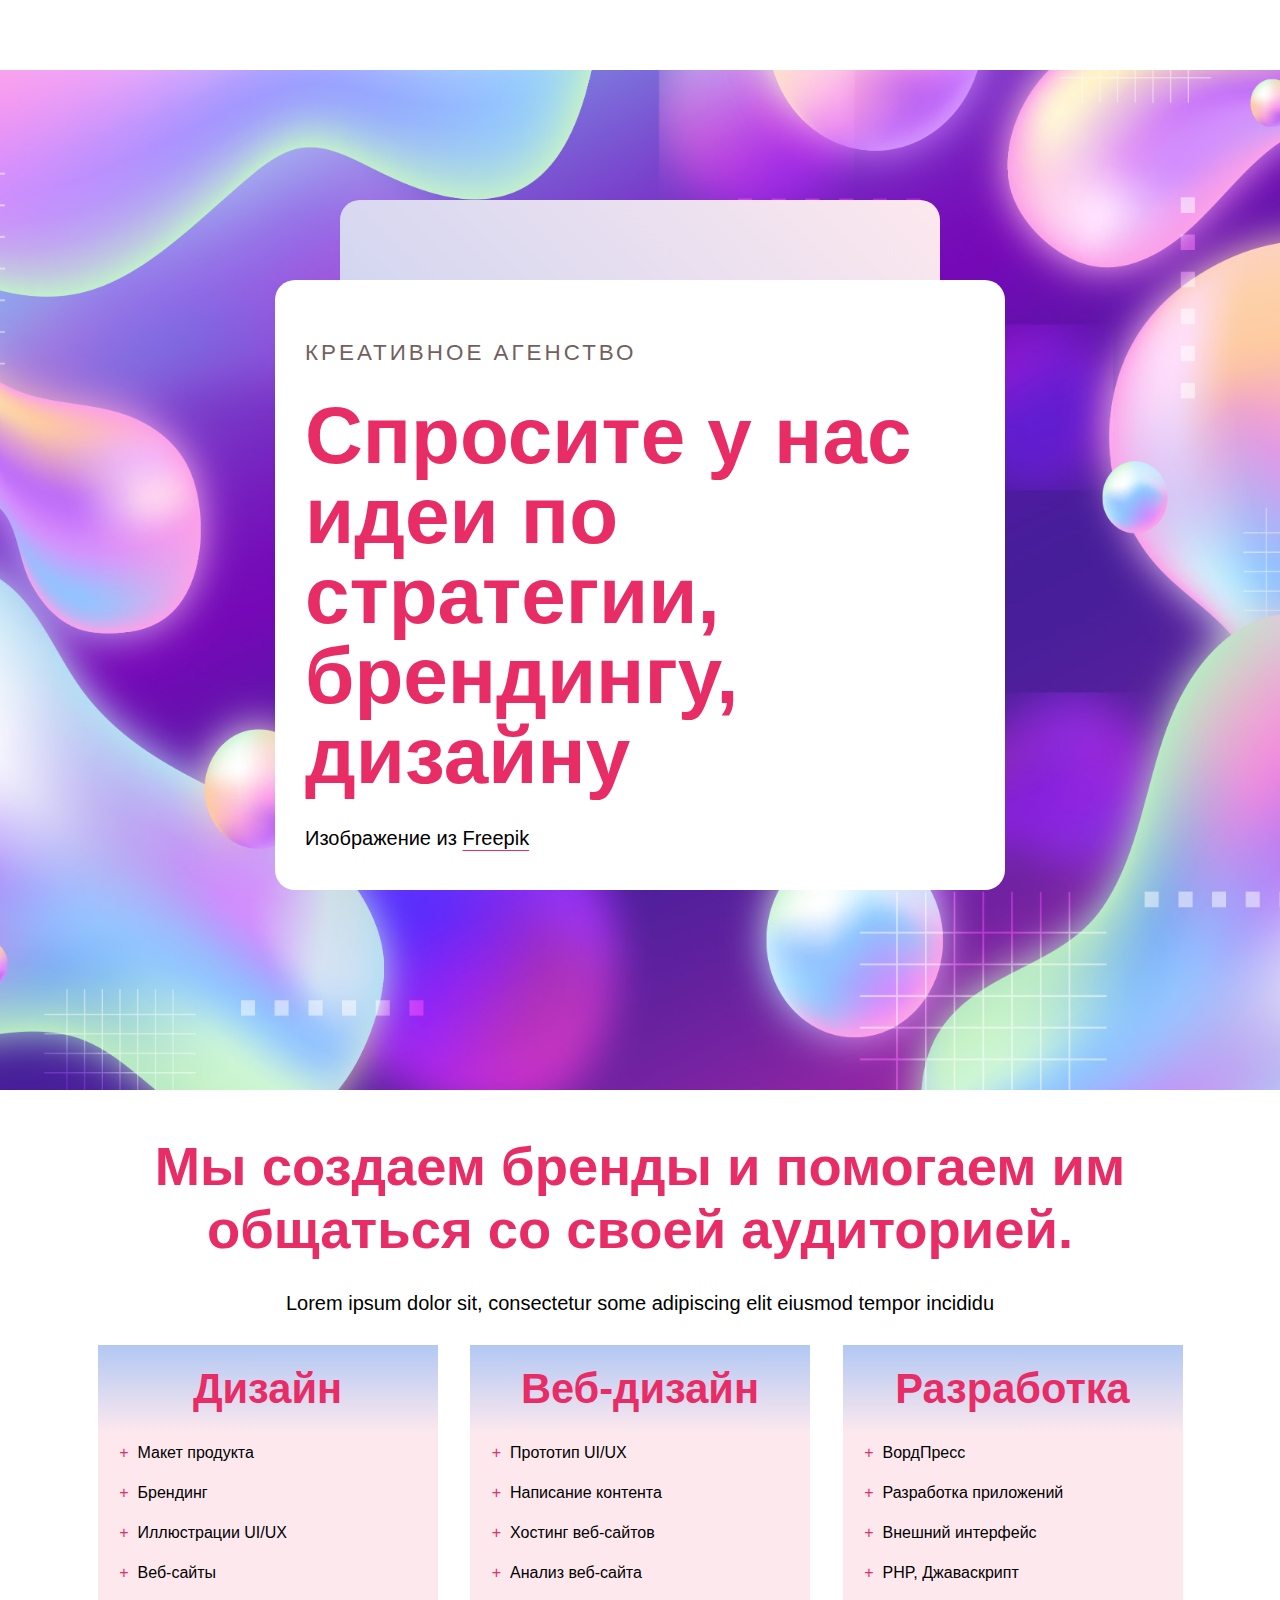
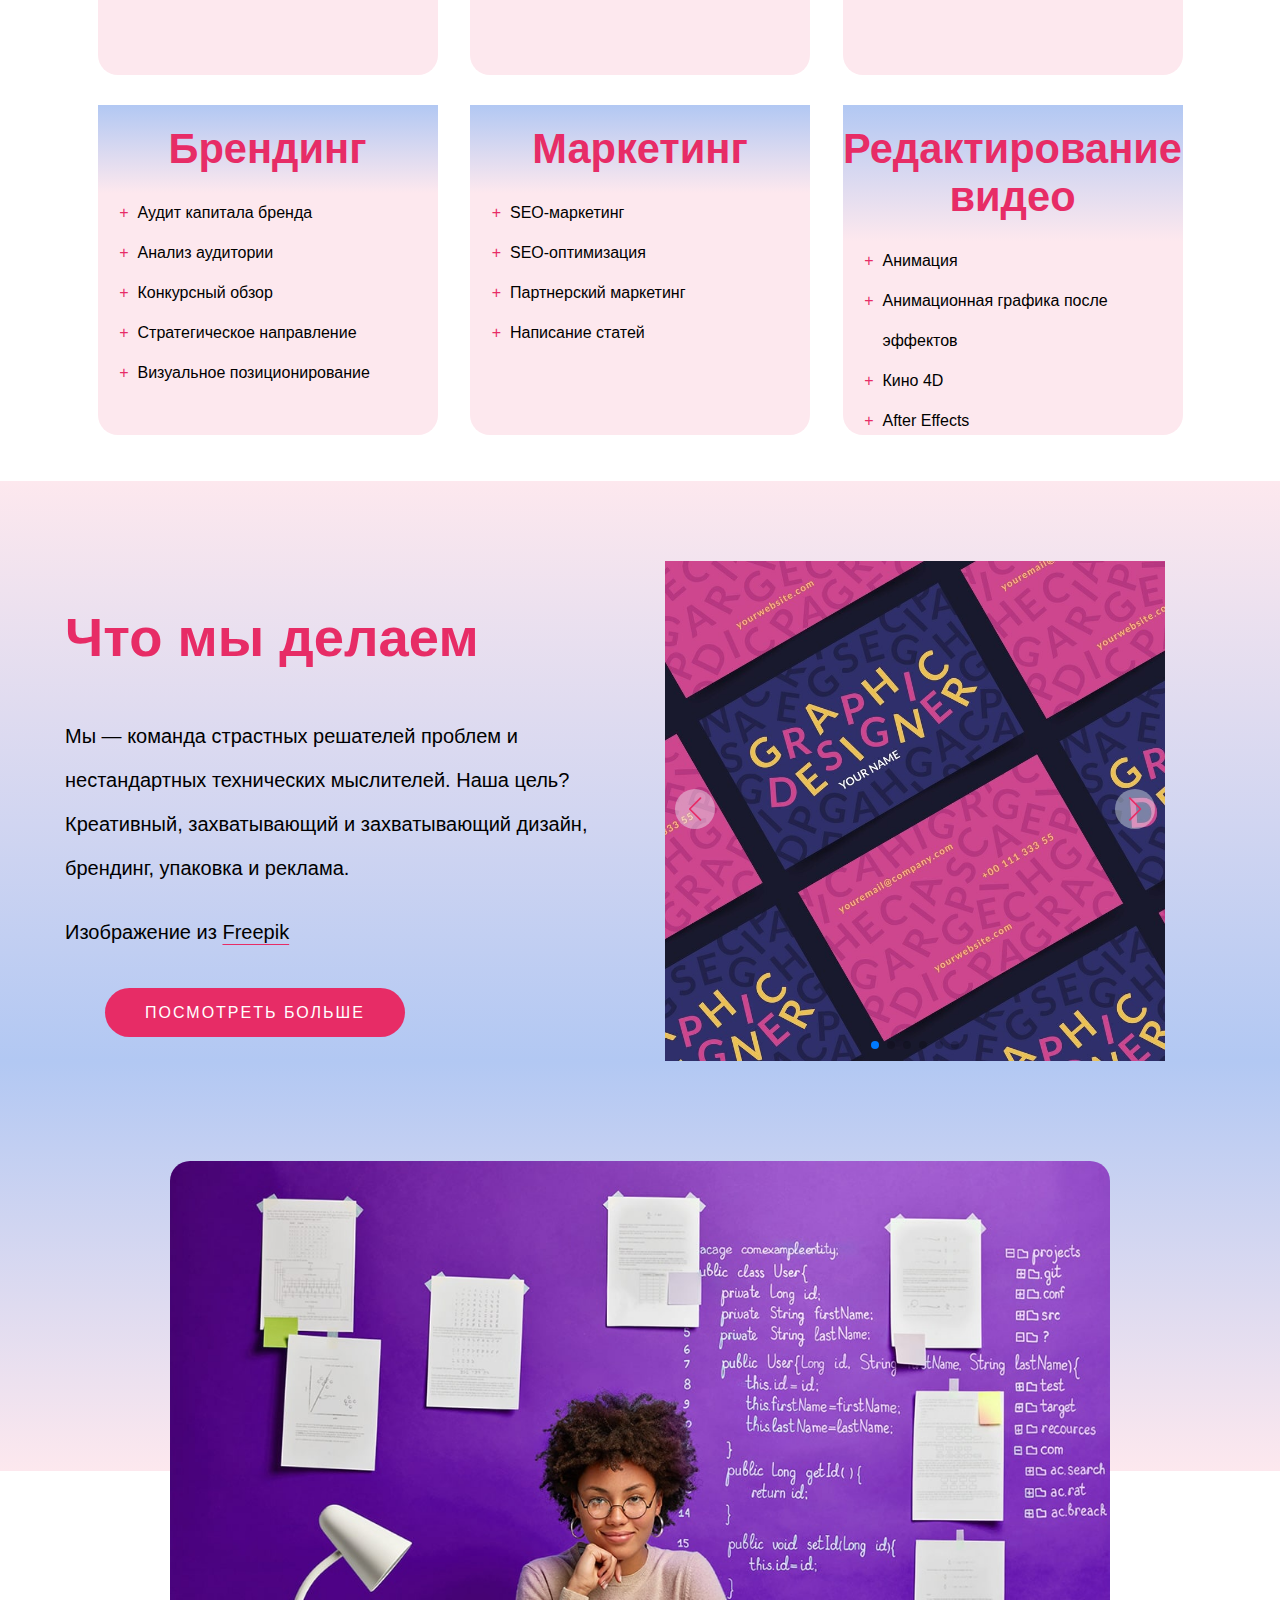
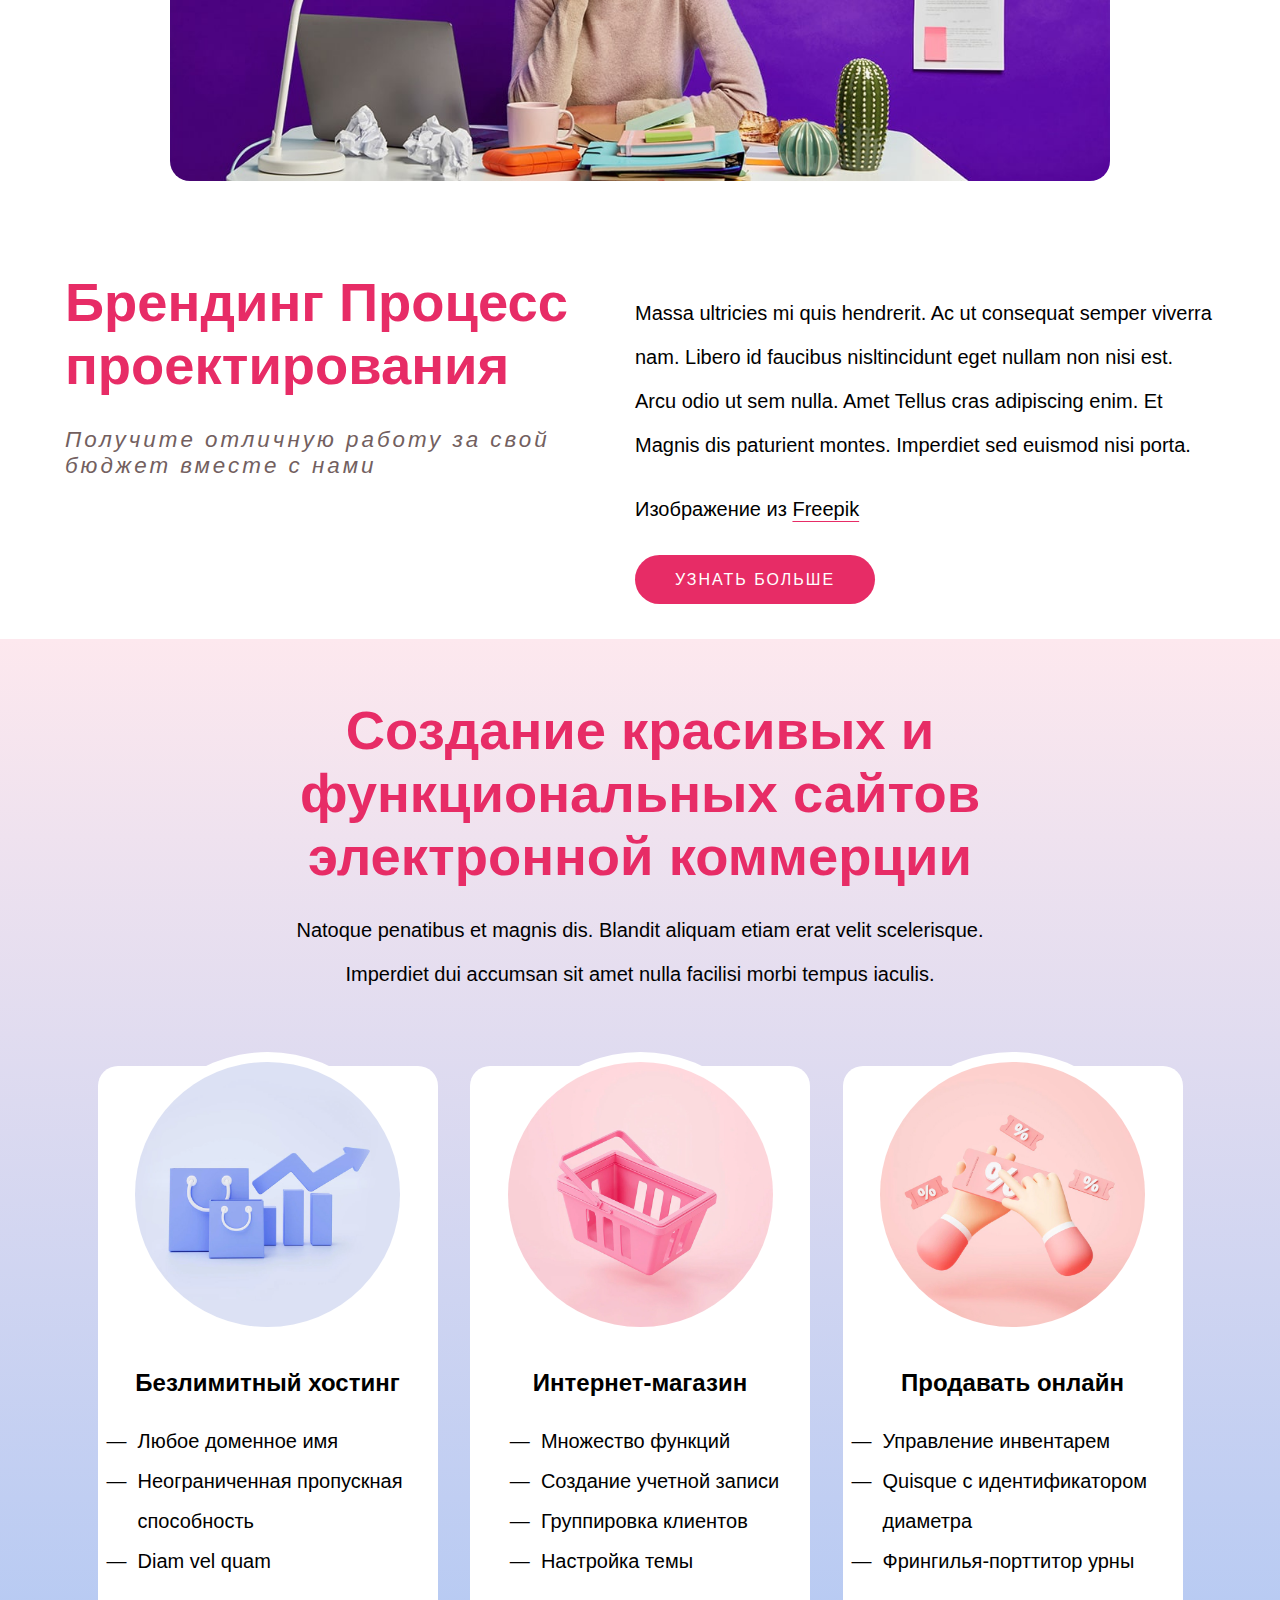
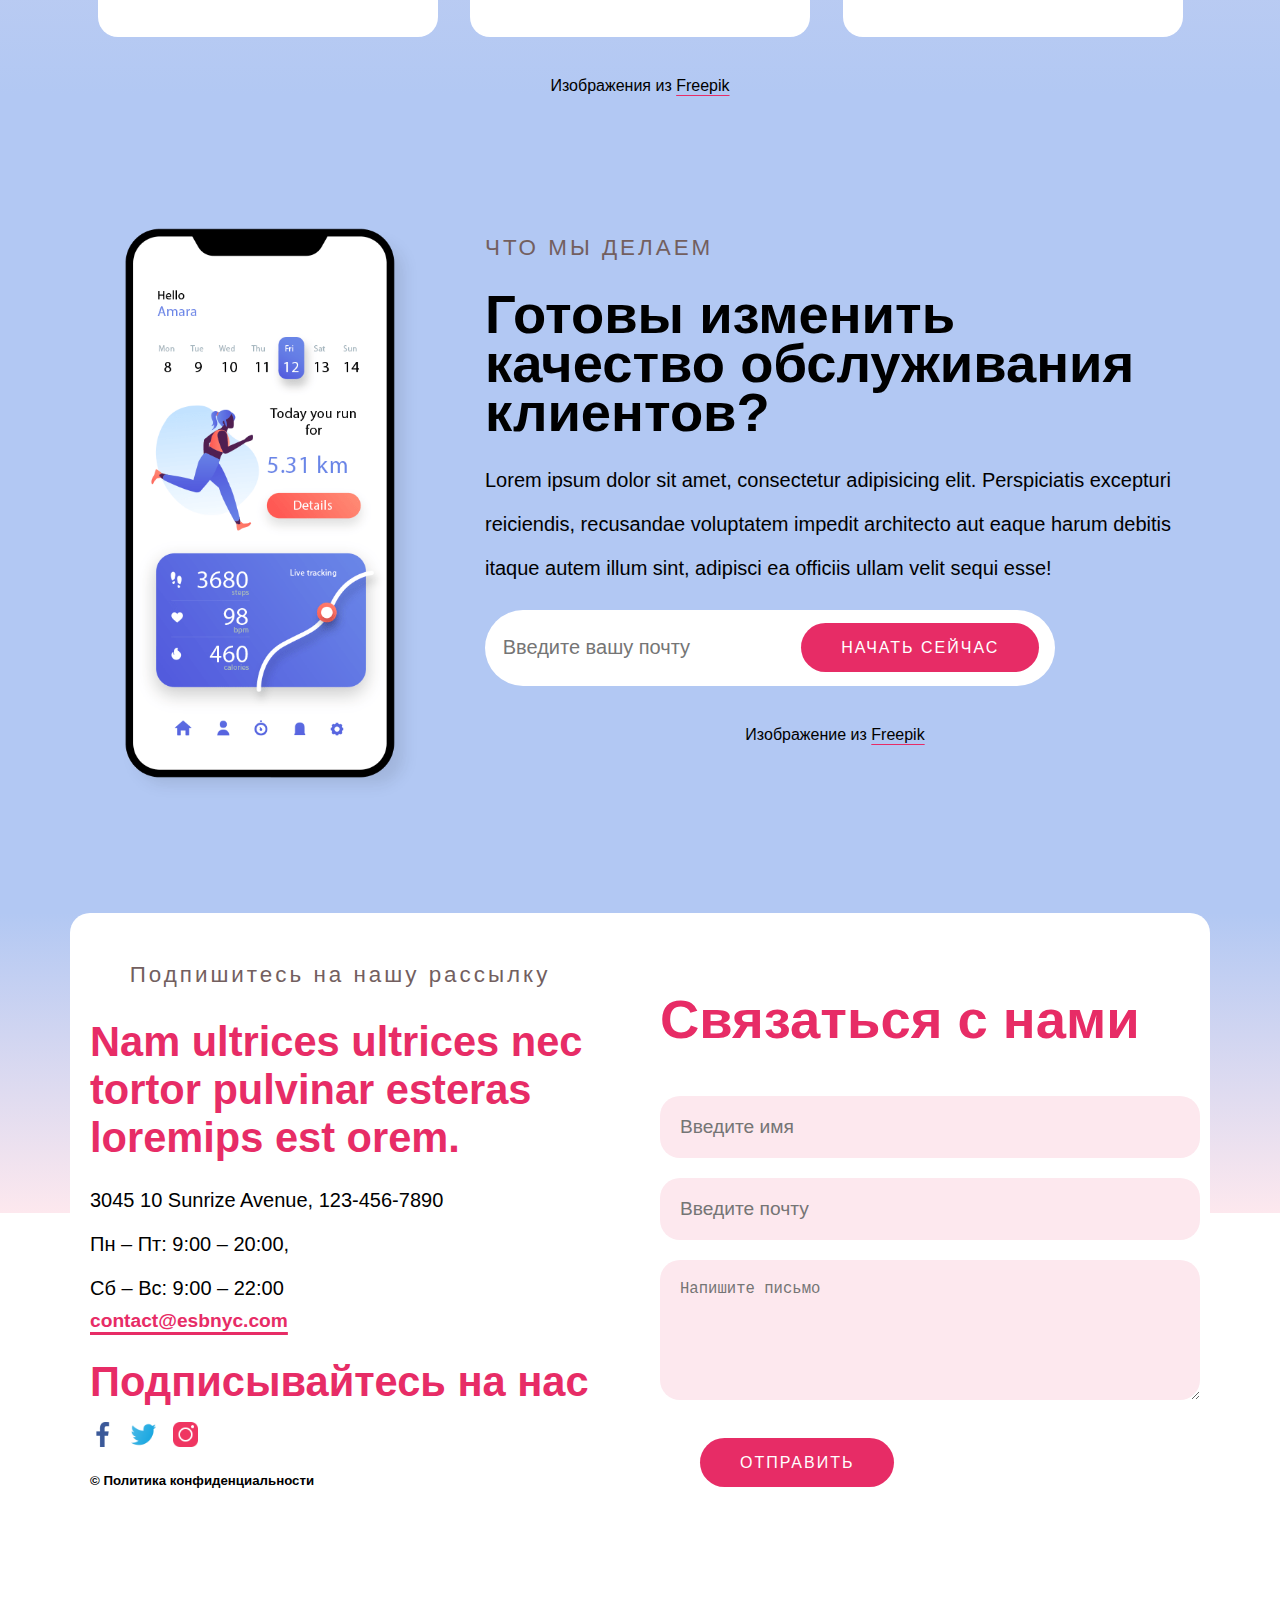
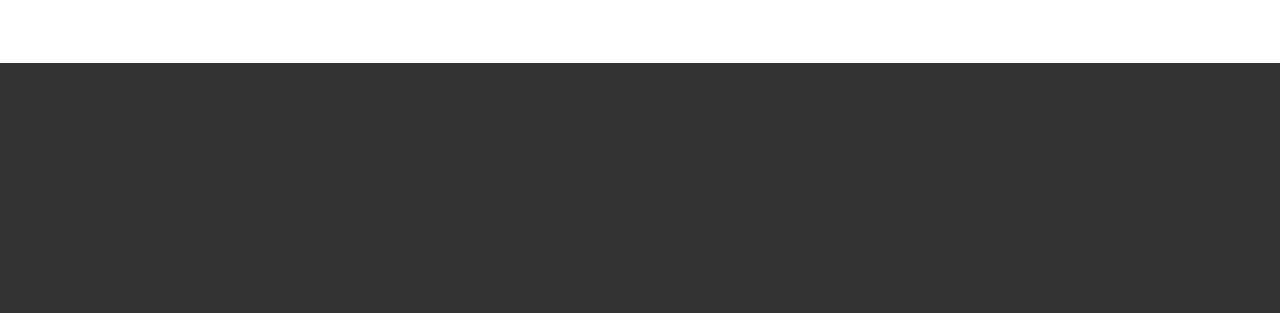
<file: studiya-brendinga-strategii-i-mnogoprofilnogo-dizayna/index.html>
﻿<!DOCTYPE html>
<html lang="ru-ru">
	<head>
		<title>Студия брендинга, стратегии и многопрофильного дизайна</title>
		<meta http-equiv="Content-Type" content="text/html; charset=utf-8">
		<meta content="user-scalable=no, width=device-width, initial-scale=1, maximum-scale=1" name="viewport">
		<link
  			rel="stylesheet"
  			href="https://cdn.jsdelivr.net/npm/swiper@11/swiper-bundle.min.css"
		/>
		<link rel="stylesheet" href="files/main.css">
		<script src="https://cdn.jsdelivr.net/npm/swiper@11/swiper-bundle.min.js"></script>
	</head>
	<body>
<section class="header"></section>
<section class="container1">
	<div class="container" style="background: url(files/img/bg6.jpg) 50% 50% / cover;">
		<div class="overhead"></div>
		<div class="head">
			<div class="sub_head">
				<h4>КРЕАТИВНОЕ АГЕНСТВО</h4>
				<h1 style="line-height: 1;">Спросите у нас идеи по стратегии, брендингу, дизайну</h1>
				<p>Изображение из <span class="freepik">Freepik</span></p>
			</div>
		</div>
	</div>
</section>
<section class="container2 alignment">
	<h2>Мы создаем бренды и помогаем им общаться со своей аудиторией.</h2>
	<p>Lorem ipsum dolor sit, consectetur some adipiscing elit eiusmod tempor incididu</p>
	<ul type="none" class="c2_ul">
		<li class="c2_block">
			<h3>Дизайн</h3>
			<ul>
				<li>Макет продукта</li>
				<li>Брендинг</li>
				<li>Иллюстрации UI/UX</li>
				<li>Веб-сайты</li>
			</ul>
		</li>
		<li class="c2_block">
			<h3>Веб-дизайн</h3>
			<ul>
				<li>Прототип UI/UX</li>
				<li>Написание контента</li>
				<li>Хостинг веб-сайтов</li>
				<li>Анализ веб-сайта</li>
			</ul>
		</li>
		<li class="c2_block">
			<h3>Разработка</h3>
			<ul>
				<li>ВордПресс</li>
				<li>Разработка приложений</li>
				<li>Внешний интерфейс</li>
				<li>PHP, Джаваскрипт</li>
			</ul>
		</li>
		<li class="c2_block">
			<h3>Брендинг</h3>
			<ul>
				<li>Аудит капитала бренда</li>
				<li>Анализ аудитории</li>
				<li>Конкурсный обзор</li>
				<li>Стратегическое направление</li>
				<li>Визуальное позиционирование</li>
			</ul>
		</li>
		<li class="c2_block">
			<h3>Маркетинг</h3>
			<ul>
				<li>SEO-маркетинг</li>
				<li>SEO-оптимизация</li>
				<li>Партнерский маркетинг</li>
				<li>Написание статей</li>
			</ul>
		</li>
		<li class="c2_block">
			<h3>Редактирование видео</h3>
			<ul>
				<li>Анимация</li>
				<li>Анимационная графика после эффектов</li>
				<li>Кино 4D</li>
				<li>After Effects</li>
			</ul>
		</li>
	</ul>
</section>
<section class="container3 container_starter">
	<div class="alignment">
		<div class="c3_wrapper">
			<div class="c3_text">
				<h2>Что мы делаем</h2>
				<p>Мы — команда страстных решателей проблем и нестандартных технических мыслителей. Наша цель? Креативный, захватывающий и захватывающий дизайн, брендинг, упаковка и реклама.</p>
				<p>Изображение из <span class="freepik">Freepik</span></p>
				<a href="#" target="_blank"><span class="button c3_btn">ПОСМОТРЕТЬ БОЛЬШЕ</span></a>
			</div>
			<div class="swiper">
				<div class="swiper-wrapper">
				  <img src="files/img/1.jpg" class="swiper-slide" alt="1">
				  <img src="files/img/2.jpg" class="swiper-slide" alt="2">
				  <img src="files/img/3.jpg" class="swiper-slide" alt="3">
				  <img src="files/img/4.jpg" class="swiper-slide" alt="4">
				  <img src="files/img/5.jpg" class="swiper-slide" alt="5">
				  <img src="files/img/6.jpg" class="swiper-slide" alt="6">
				</div>
				<div class="swiper-pagination"></div>
				<div class="swiper-button swiper-button-prev"></div>
				<div class="swiper-button swiper-button-next"></div>
			 </div>
		</div>
	</div>
</section>
<section class="container4">
	<div class="c4_image_block container_ender">
		<img src="files/img/c4.jpg" class="c4_image" alt="">
	</div>
	<div class="c4_text alignment">
		<div class="headline">
			<h2>Брендинг Процесс проектирования</h2>
			<h4><em>Получите отличную работу за свой бюджет вместе с нами</em></h4>
		</div>
		<div class="description">
			<p>Massa ultricies mi quis hendrerit. Ac ut consequat semper viverra nam. Libero id faucibus nisltincidunt eget nullam non nisi est. Arcu odio ut sem nulla. Amet Tellus cras adipiscing enim. Et Magnis dis paturient montes. Imperdiet sed euismod nisi porta.</p>
			<p>Изображение из <span class="freepik">Freepik</span></p>
			<a href="#" target="_blank"><span class="button c4_btn">УЗНАТЬ БОЛЬШЕ</span></a>
		</div>
	</div>
</section>
<section class="container5 container_starter">
	<div class="c5_name">
		<h2>Создание красивых и функциональных сайтов электронной коммерции</h2>
		<p>Natoque penatibus et magnis dis. Blandit aliquam etiam erat velit scelerisque. Imperdiet dui accumsan sit amet nulla facilisi morbi tempus iaculis.</p>
	</div>
	<div class="alignment three_cards">
		<div class="c5card first_card">
			<div class="card_img"><img src="files/img/111.jpg" alt="" height="100%"></div>
			<div class="card_img_frame"></div>
			<p class="card_name">Безлимитный хостинг</p>
			<ul type="none" class="card_list">
				<li>Любое доменное имя</li>
				<li>Неограниченная пропускная способность</li>
				<li>Diam vel quam</li>
			</ul>
		</div>
		<div class="c5card second_card">
			<div class="card_img"><img src="files/img/222.jpg" alt="" height="100%"></div>
			<div class="card_img_frame"></div>
			<p class="card_name">Интернет-магазин</p>
			<ul type="none" class="card_list">
				<li>Множество функций</li>
				<li>Создание учетной записи</li>
				<li>Группировка клиентов</li>
				<li>Настройка темы</li>
			</ul>
		</div>
		<div class="c5card third_card">
			<div class="card_img"><img src="files/img/333.jpg" alt="" height="100%"></div>
			<div class="card_img_frame"></div>
			<p class="card_name">Продавать онлайн</p>
			<ul type="none" class="card_list">
				<li>Управление инвентарем</li>
				<li>Quisque с идентификатором диаметра</li>
				<li>Фрингилья-порттитор урны</li>
			</ul>
		</div>
	</div>
	<div class="c5_footer alignment">Изображения из <span class="freepik">Freepik</span></div>
</section>
<section class="container6">
	<div class="c6_body alignment">
		<div class="c6_img"><img src="files/img/min-min.png" alt="phone"></div>
		<div class="c6_info">
			<h4>ЧТО МЫ ДЕЛАЕМ</h4>
			<h2>Готовы изменить качество обслуживания клиентов?</h2>
			<p>Lorem ipsum dolor sit amet, consectetur adipisicing elit. Perspiciatis excepturi reiciendis, recusandae voluptatem impedit architecto aut eaque harum debitis itaque autem illum sint, adipisci ea officiis ullam velit sequi esse!</p>
			<form action="" class="form6">
				<input type="email" name="email" placeholder="Введите вашу почту" class="c6_input">
				<a href="#" target="_blank"><span class="button c6_button">НАЧАТЬ СЕЙЧАС</span></a>
			</form>
			<div class="c6_footer alignment">Изображение из <span class="freepik">Freepik</span></div>
		</div>
	</div>
</section>
<section class="container7 container_ender">
	<div class="contact_as">
		<div class="left_column">
			<h4>Подпишитесь на нашу рассылку</h4>
			<h3>Nam ultrices ultrices nec tortor pulvinar esteras loremips est orem.</h3>
			<p>3045 10 Sunrize Avenue, 123-456-7890<br>
				Пн – Пт: 9:00 – 20:00,<br>
				Сб – Вс: 9:00 – 22:00</p>
			<a href="#"><span class="mail_com">contact@esbnyc.com</span></a>
			<h3 style="padding-top: 26px;">Подписывайтесь на нас</h3>
			<div class="icons">
				<a href="#" target="_blank"><img src="files/icons/facebook.png" alt="facebook"></a>
				<a href="#" target="_blank"><img src="files/icons/twitter.png" alt="twitter"></a>
				<a href="#" target="_blank"><img src="files/icons/instagram.png" alt="instagram"></a>
			</div>
			<h5>© Политика конфиденциальности</h5>
		</div>
		<div class="right_column">
			<h2>Связаться с нами</h2>
			<form action="contact us" class="form7">
				<input type="text" name="name" placeholder="Введите имя" class="form7_input">
				<input type="email" name="email" placeholder="Введите почту" class="form7_input">
				<textarea name="message" placeholder="Напишите письмо" class="form7_input form7_text"></textarea>
				<a href="#" target="_blank"><span class="button c3_btn">ОТПРАВИТЬ</span></a>
			</form>
		</div>
	</div>
</section>
<section class="footer"></section>
<script>
	const swiper = new Swiper('.swiper', {
	  direction: 'horizontal',
	  loop: true,
	
	  pagination: {
		 el: '.swiper-pagination',
	  },
	
	  navigation: {
		 nextEl: '.swiper-button-next',
		 prevEl: '.swiper-button-prev',
	  },
	  autoplay: {
   	delay: 5000,
 	},
	});
</script>
	</body>
</html>
</file>
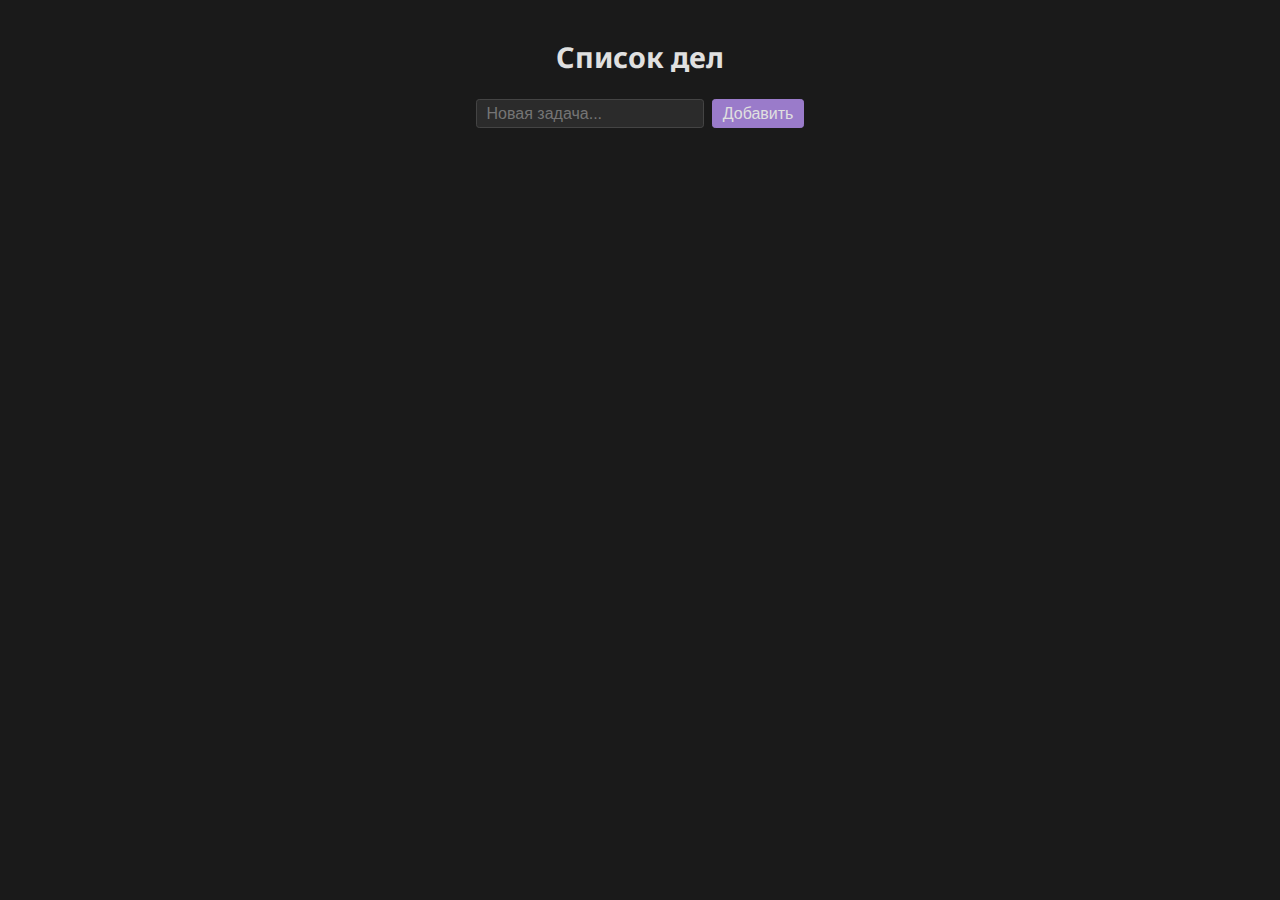
<file: todo_list/index.html>
<!DOCTYPE html>
<html lang="ru">
  <head>
    <meta charset="UTF-8" />
    <meta name="viewport" content="width=device-width, initial-scale=1.0" />
    <title>Todo</title>
    <link rel="stylesheet" href="./css/main.css" />
    <script defer src="./js/main.js"></script>
  </head>
  <body>
    <div class="app">
      <h1 class="title">Список дел</h1>
      <form class="form">
        <input
          class="input"
          type="text"
          name="new-todo"
          placeholder="Новая задача..."
          autocomplete="off"
        />
        <button class="button-create button">Добавить</button>
      </form>
      <ul class="todos"></ul>
    </div>
  </body>
</html>
</file>
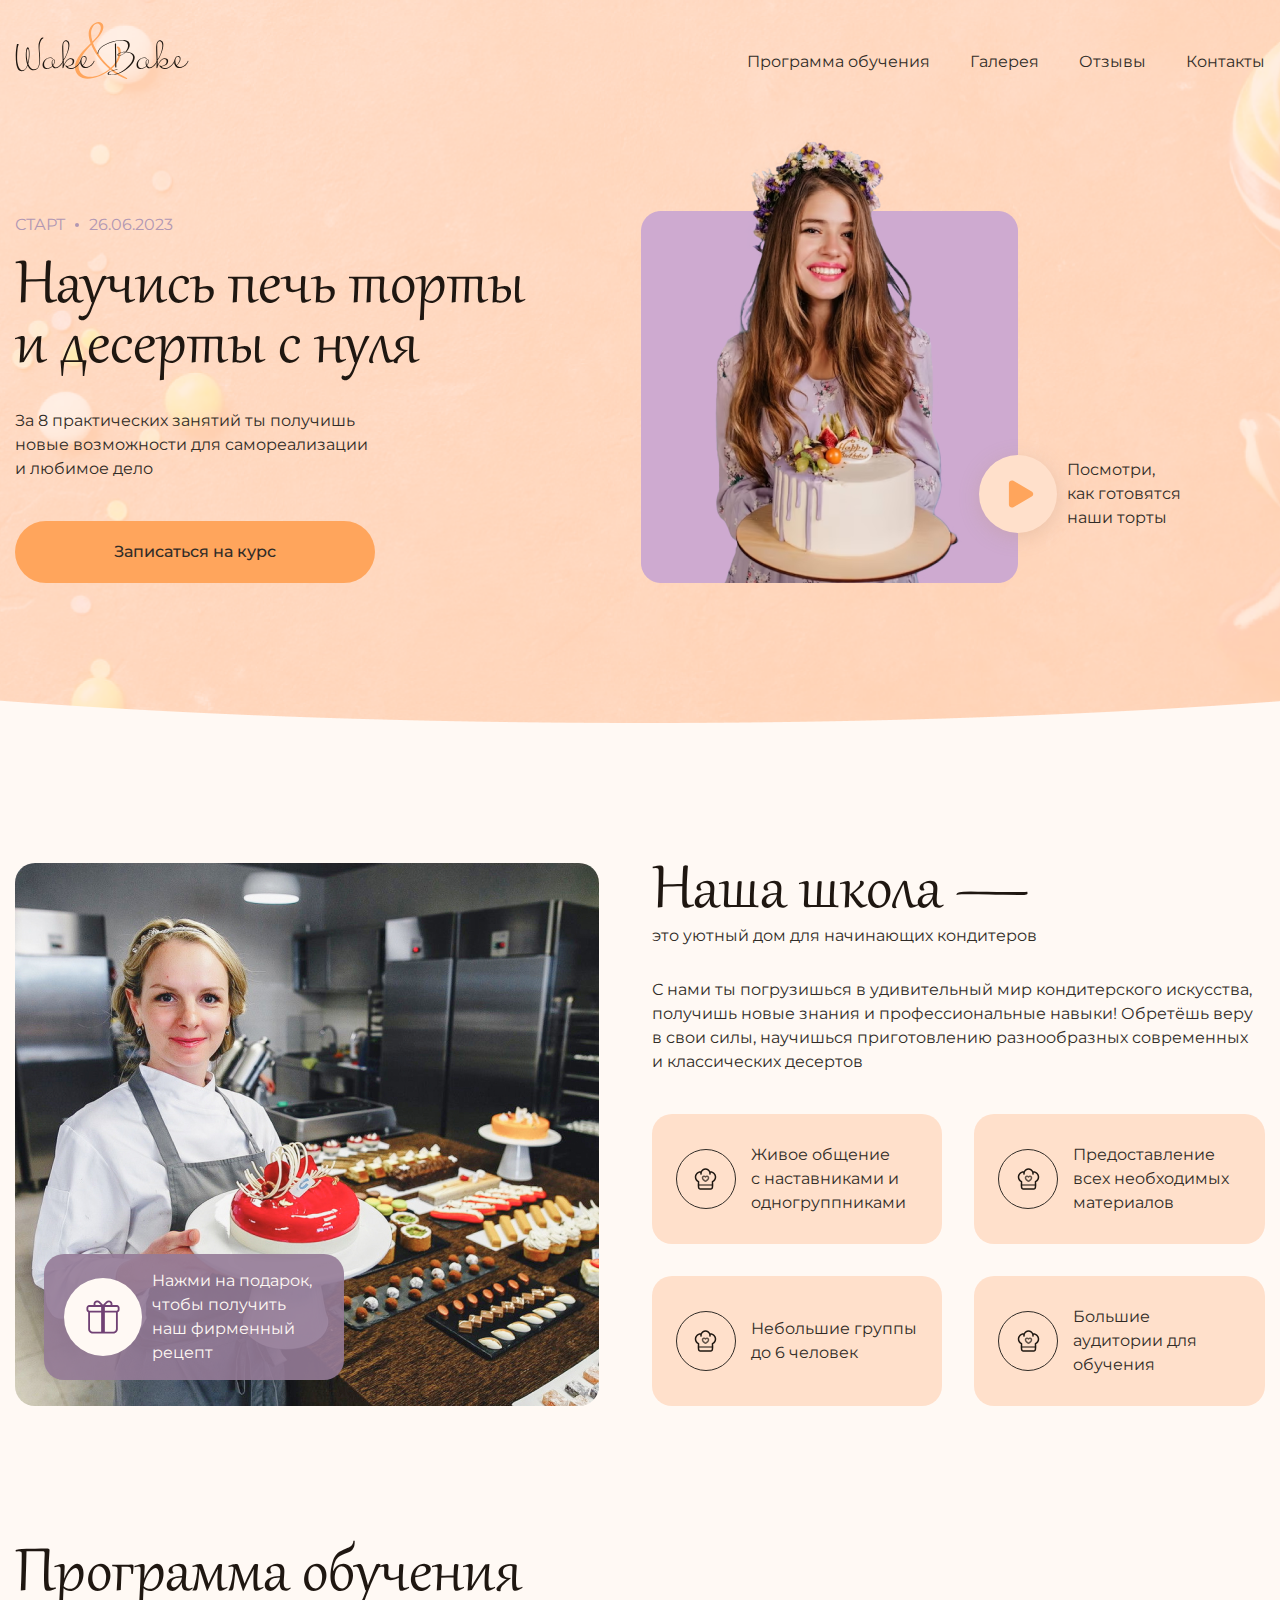
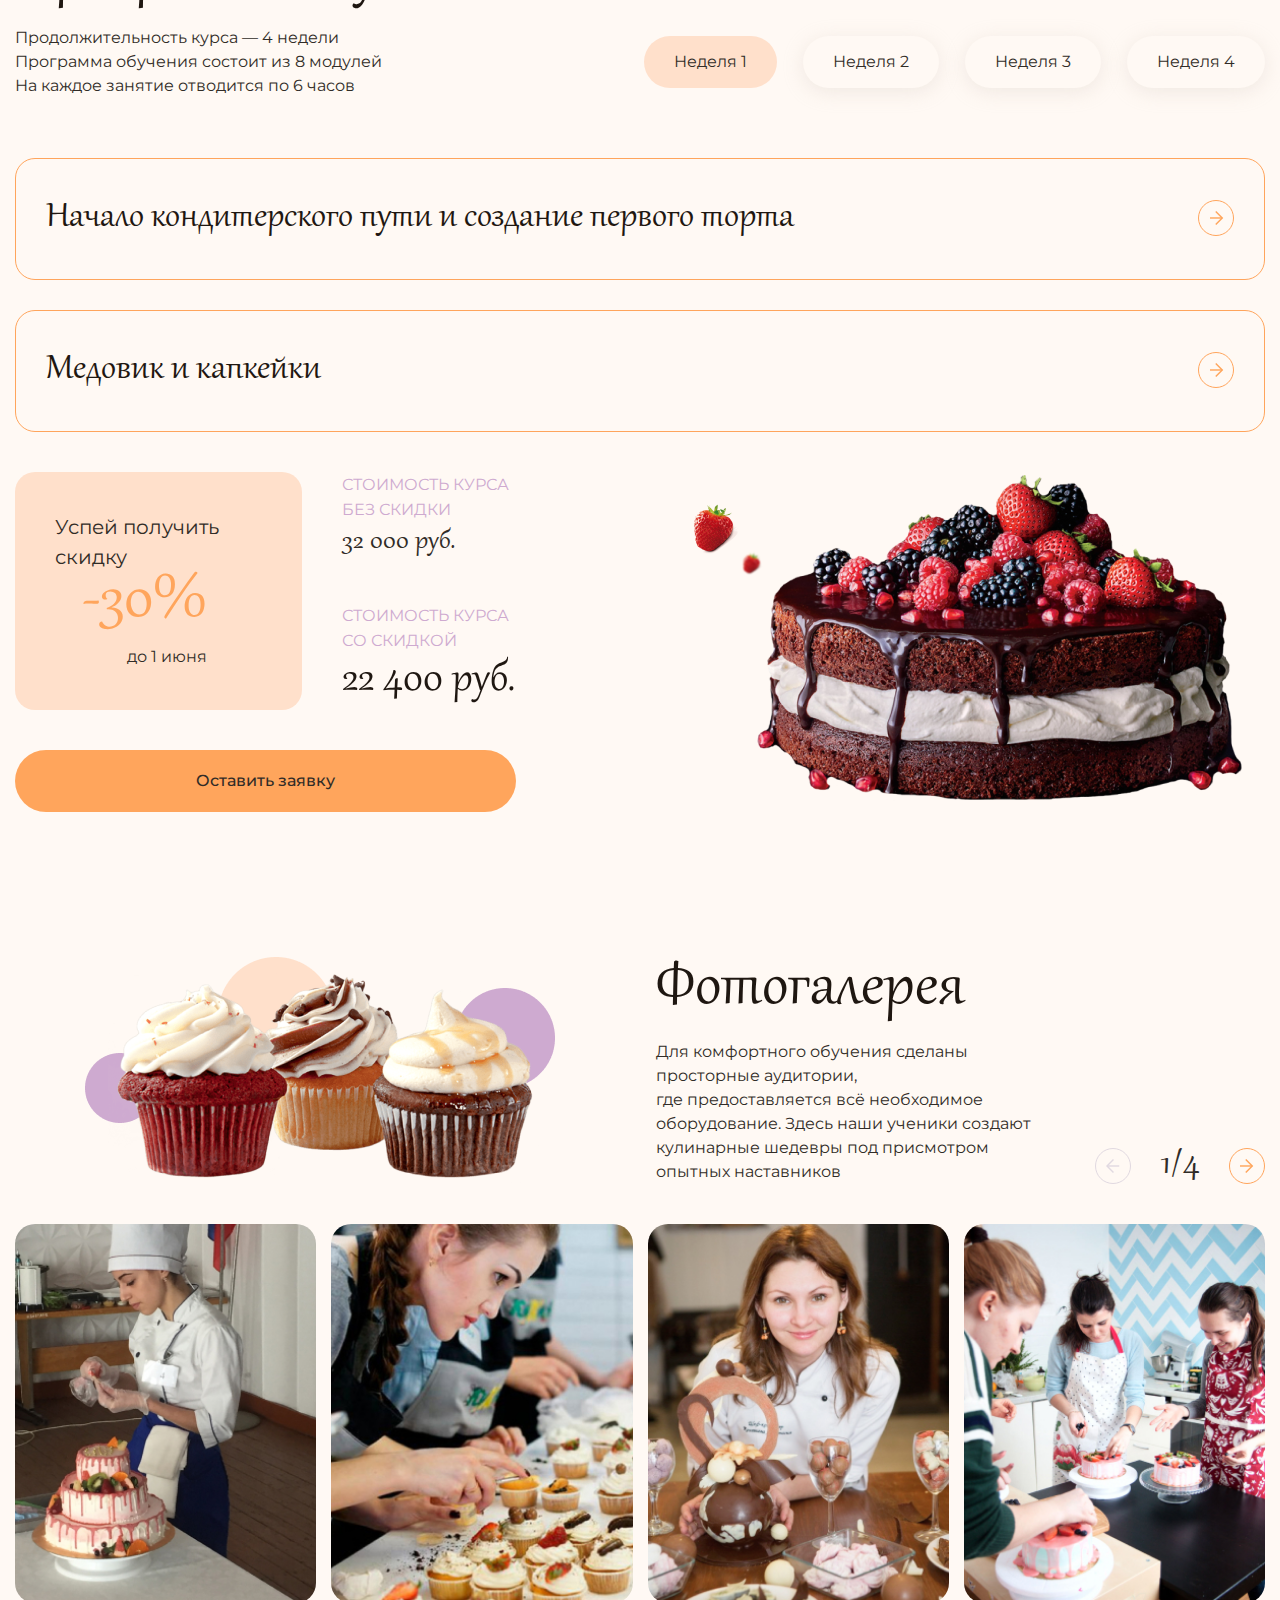
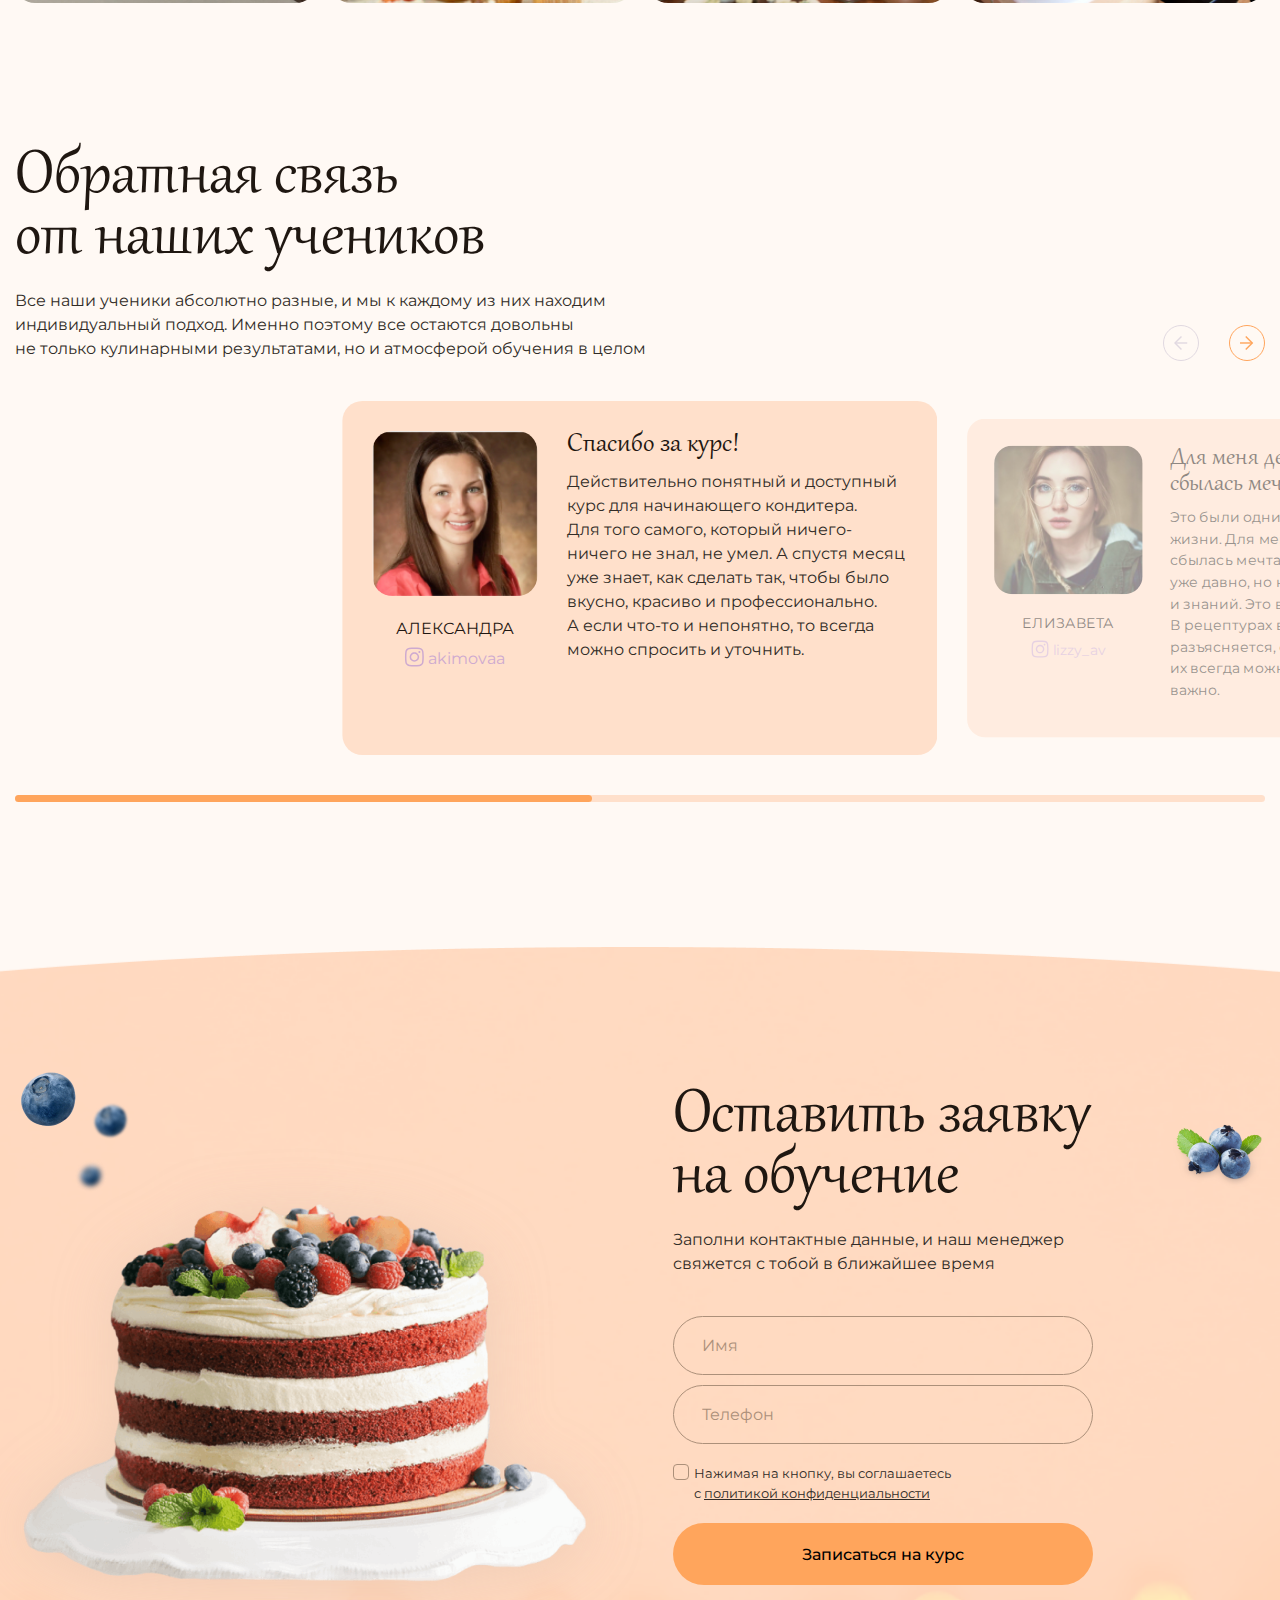
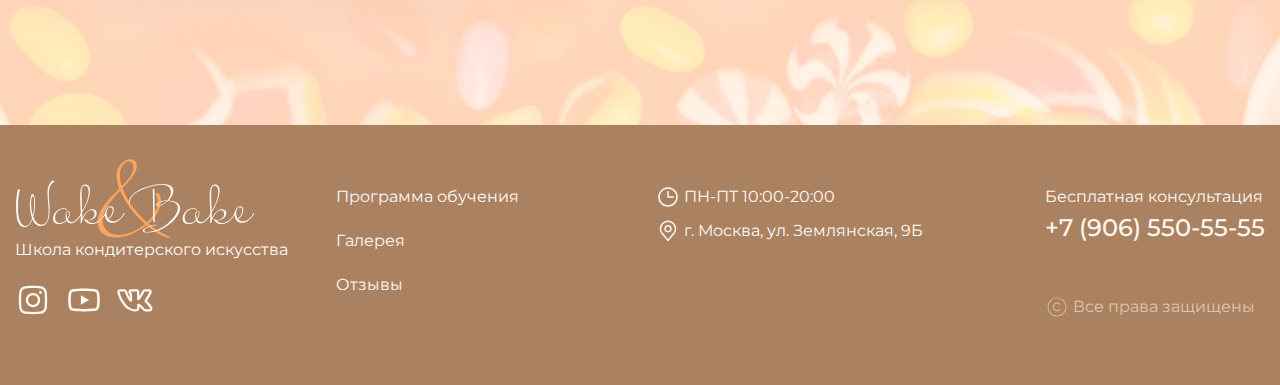
<file: wake-bake/index.html>
<!DOCTYPE html>
<html lang="ru">

<head>
    <meta charset="UTF-8">
    <meta http-equiv="X-UA-Compatible" content="IE=edge">
    <meta name="viewport" content="width=device-width, initial-scale=1.0">
    <title>Wake & Bake</title>
    <link href="css/swiper-bundle.min.css" rel="stylesheet">
    <link href="css/style.css" rel="stylesheet">
</head>

<body class="body">
    <div class="wrapper">
        <header class="header">
            <div class="header__top">
                <div class="container">
                    <div class="header__top-inner">
                        <a class="header__logo" href="/">
                            <img src="img/icons/logos/logo-dark.svg" alt="Логотип компании Wake & Bake">
                        </a>
                        <nav class="nav">
                            <ul class="nav__list">
                                <li class="nav__item">
                                    <a class="nav__link" href="#program">
                                        Программа обучения
                                    </a>
                                </li>
                                <li class="nav__item">
                                    <a class="nav__link" href="#gallery">
                                        Галерея
                                    </a>
                                </li>
                                <li class="nav__item">
                                    <a class="nav__link" href="#testimonials">
                                        Отзывы
                                    </a>
                                </li>
                                <li class="nav__item">
                                    <a class="nav__link" href="#contact">
                                        Контакты
                                    </a>
                                </li>
                            </ul>
                        </nav>
                        <a class="burger-icon" href="#">
                            <span></span>
                        </a>
                    </div>
                </div>
            </div>
            <section class="header__hero hero">
                <div class="container">
                    <div class="hero__inner">
                        <div class="hero__content">
                            <div class="hero__info">
                                <span>Старт</span>
                                <span>26.06.2023</span>
                            </div>
                            <h1 class="hero__title title">
                                Научись печь торты и десерты с нуля
                            </h1>
                            <p class="hero__text">
                                За 8 практических занятий ты получишь новые возможности для самореализации и любимое
                                дело
                            </p>
                            <div class="hero__img-conrol hero__img-conrol--mobile">
                                <a class="hero__img-button" data-fslightbox href="video/cake.mp4">
                                    <img src="img/icons/play.svg" alt="">
                                </a>
                                Посмотри, как готовятся наши торты
                            </div>
                            <a class="hero__button button" href="#contact">
                                Записаться на курс
                            </a>
                        </div>
                        <div class="hero__img">
                            <img src="img/content/girl.png" alt="Девушка с тортом в руках">
                            <div class="hero__img-conrol">
                                <a class="hero__img-button" data-fslightbox="video" href="video/cake.mp4">
                                    <img src="img/icons/play.svg" alt="">
                                </a>
                                Посмотри, как готовятся наши торты
                            </div>
                        </div>
                    </div>
                </div>
            </section>
        </header>
        <main class="main">

            <section class="main__about about">
                <div class="container">
                    <div class="about__inner">
                        <div class="about__img">
                            <img src="img/content/girl-2.jpg" alt="Девушка с тортом в руках">
                            <div class="about__img-conrol">
                                <a class="about__img-button" href="#">
                                    <img src="img/icons/gift.svg" alt="">
                                </a>
                                Нажми на подарок, чтобы получить наш фирменный рецепт
                            </div>
                        </div>
                        <div class="about__body">
                            <div class="about__heading">
                                <h2 class="about__title title">
                                    Наша школа —
                                </h2>
                                <p class="about__title-text">
                                    это уютный дом для начинающих кондитеров
                                </p>
                            </div>
                            <p class="about__text">
                                С нами ты погрузишься в удивительный мир кондитерского искусства, получишь новые знания
                                и профессиональные навыки! Обретёшь веру в свои силы, научишься приготовлению
                                разнообразных современных и классических десертов
                            </p>
                        </div>
                        <ul class="about__grid">
                            <li class="about__grid-item">
                                <div class="about__grid-img">
                                    <img src="img/icons/hat-2.svg" alt="">
                                </div>
                                <p class="about__grid-text">
                                    Живое общение с наставниками и одногруппниками
                                </p>
                            </li>
                            <li class="about__grid-item">
                                <div class="about__grid-img">
                                    <img src="img/icons/hat-2.svg" alt="">
                                </div>
                                <p class="about__grid-text">
                                    Предоставление всех необходимых материалов
                                </p>
                            </li>
                            <li class="about__grid-item">
                                <div class="about__grid-img">
                                    <img src="img/icons/hat-2.svg" alt="">
                                </div>
                                <p class="about__grid-text">
                                    Небольшие группы до 6 человек
                                </p>
                            </li>
                            <li class="about__grid-item">
                                <div class="about__grid-img">
                                    <img src="img/icons/hat-2.svg" alt="">
                                </div>
                                <p class="about__grid-text">
                                    Большие аудитории для обучения
                                </p>
                            </li>
                        </ul>
                    </div>
                </div>
            </section>

            <section class="main__program program" id="program">
                <div class="container">
                    <h2 class="program__title title">
                        Программа обучения
                    </h2>
                    <div class="program__top">
                        <p class="program__text">
                            Продолжительность курса — 4 недели
                            <br>
                            Программа обучения состоит из 8 модулей
                            <br>
                            На каждое занятие отводится по 6 часов
                        </p>
                        <ul class="tab-conrols">
                            <li class="tab-conrols__item">
                                <a class="tab-conrols__link tab-conrols__link--active" href="#tab1">
                                    Неделя 1
                                </a>
                            </li>
                            <li class="tab-conrols__item">
                                <a class="tab-conrols__link" href="#tab2">
                                    Неделя 2
                                </a>
                            </li>
                            <li class="tab-conrols__item">
                                <a class="tab-conrols__link" href="#tab3">
                                    Неделя 3
                                </a>
                            </li>
                            <li class="tab-conrols__item">
                                <a class="tab-conrols__link" href="#tab4">
                                    Неделя 4
                                </a>
                            </li>
                        </ul>
                    </div>
                    <div class="program__tab-content tab-content tab-content--show" id="tab1">
                        <ul class="accordion-list">
                            <li class="accordion-list__item">
                                <a class="accordion-list__control" href="#">
                                    <h3 class="accordion-list__control-title">
                                        Начало кондитерского пути и создание первого торта
                                    </h3>
                                    <div class="accordion-list__control-icon">
                                        <svg width="14" height="14" viewBox="0 0 14 14" fill="none"
                                            xmlns="http://www.w3.org/2000/svg">
                                            <path
                                                d="M5.25653 12.96L11.2325 6.984L5.25654 1.008L6.26454 -3.0528e-07L13.2485 6.984L6.26454 13.968L5.25653 12.96Z"
                                                fill="#FFA55C" />
                                            <path
                                                d="M12.2402 6.26465L12.2402 7.70465L0.000234839 7.70465L0.000234902 6.26465L12.2402 6.26465Z"
                                                fill="#FFA55C" />
                                        </svg>
                                    </div>
                                </a>
                                <div class="accordion-list__content">
                                    <div class="accordion-content">
                                        <div class="accordion-content__col">
                                            <h6 class="accordion-content__title">
                                                Теория:
                                            </h6>
                                            <ul class="accordion-content__list">
                                                <li class="accordion-content__item">
                                                    <div class="accordion-content__icon">
                                                        <img src="img/icons/hat-1.svg" alt="">
                                                    </div>
                                                    Организация рабочего места
                                                </li>
                                                <li class="accordion-content__item">
                                                    <div class="accordion-content__icon">
                                                        <img src="img/icons/hat-1.svg" alt="">
                                                    </div>
                                                    Подготовка необходимого инвентаря
                                                </li>
                                                <li class="accordion-content__item">
                                                    <div class="accordion-content__icon">
                                                        <img src="img/icons/hat-1.svg" alt="">
                                                    </div>
                                                    Выбор необходимых продуктов
                                                </li>
                                                <li class="accordion-content__item">
                                                    <div class="accordion-content__icon">
                                                        <img src="img/icons/hat-1.svg" alt="">
                                                    </div>
                                                    Советы по закупке необходимых продуктов и инвентаря
                                                </li>
                                                <li class="accordion-content__item">
                                                    <div class="accordion-content__icon">
                                                        <img src="img/icons/hat-1.svg" alt="">
                                                    </div>
                                                    Обзор хранения и заготовки сырья
                                                </li>
                                            </ul>
                                        </div>
                                        <div class="accordion-content__col">
                                            <h6 class="accordion-content__title">
                                                Практика:
                                            </h6>
                                            <p class="accordion-content__text">
                                                Испечёшь морковный торт с солёной карамелью
                                            </p>
                                        </div>
                                    </div>
                                </div>
                            </li>
                            <li class="accordion-list__item">
                                <a class="accordion-list__control" href="#">
                                    <h3 class="accordion-list__control-title">
                                        Медовик и капкейки
                                    </h3>
                                    <div class="accordion-list__control-icon">
                                        <svg width="14" height="14" viewBox="0 0 14 14" fill="none"
                                            xmlns="http://www.w3.org/2000/svg">
                                            <path
                                                d="M5.25653 12.96L11.2325 6.984L5.25654 1.008L6.26454 -3.0528e-07L13.2485 6.984L6.26454 13.968L5.25653 12.96Z"
                                                fill="#FFA55C" />
                                            <path
                                                d="M12.2402 6.26465L12.2402 7.70465L0.000234839 7.70465L0.000234902 6.26465L12.2402 6.26465Z"
                                                fill="#FFA55C" />
                                        </svg>
                                    </div>
                                </a>
                                <div class="accordion-list__content">
                                    <div class="accordion-content">
                                        <div class="accordion-content__col">
                                            <h6 class="accordion-content__title">
                                                Теория:
                                            </h6>
                                            <ul class="accordion-content__list">
                                                <li class="accordion-content__item">
                                                    <div class="accordion-content__icon">
                                                        <img src="img/icons/hat-1.svg" alt="">
                                                    </div>
                                                    Приготовление и украшение капкейков
                                                </li>
                                                <li class="accordion-content__item">
                                                    <div class="accordion-content__icon">
                                                        <img src="img/icons/hat-1.svg" alt="">
                                                    </div>
                                                    Изготовление крема и конфи
                                                </li>
                                                <li class="accordion-content__item">
                                                    <div class="accordion-content__icon">
                                                        <img src="img/icons/hat-1.svg" alt="">
                                                    </div>
                                                    Приготовление медовых коржей для торта
                                                </li>
                                                <li class="accordion-content__item">
                                                    <div class="accordion-content__icon">
                                                        <img src="img/icons/hat-1.svg" alt="">
                                                    </div>
                                                    Пропитка коржей и сборка торта
                                                </li>
                                            </ul>
                                        </div>
                                        <div class="accordion-content__col">
                                            <h6 class="accordion-content__title">
                                                Практика:
                                            </h6>
                                            <p class="accordion-content__text">
                                                Испечёшь капкейки, приготовишь крем и конфи, а также сделаешь своё
                                                первое пирожное — медовик
                                            </p>
                                        </div>
                                    </div>
                                </div>
                            </li>
                        </ul>
                    </div>
                    <div class="program__tab-content tab-content" id="tab2">
                        <ul class="accordion-list">
                            <li class="accordion-list__item">
                                <a class="accordion-list__control" href="#">
                                    <h3 class="accordion-list__control-title">
                                        Песочное тесто и чизкейк
                                    </h3>
                                    <div class="accordion-list__control-icon">
                                        <svg width="14" height="14" viewBox="0 0 14 14" fill="none"
                                            xmlns="http://www.w3.org/2000/svg">
                                            <path
                                                d="M5.25653 12.96L11.2325 6.984L5.25654 1.008L6.26454 -3.0528e-07L13.2485 6.984L6.26454 13.968L5.25653 12.96Z"
                                                fill="#FFA55C" />
                                            <path
                                                d="M12.2402 6.26465L12.2402 7.70465L0.000234839 7.70465L0.000234902 6.26465L12.2402 6.26465Z"
                                                fill="#FFA55C" />
                                        </svg>
                                    </div>
                                </a>
                                <div class="accordion-list__content">
                                    <div class="accordion-content">
                                        <div class="accordion-content__col">
                                            <h6 class="accordion-content__title">
                                                Теория:
                                            </h6>
                                            <ul class="accordion-content__list">
                                                <li class="accordion-content__item">
                                                    <div class="accordion-content__icon">
                                                        <img src="img/icons/hat-1.svg" alt="">
                                                    </div>
                                                    Приготовление песочного теста
                                                </li>
                                                <li class="accordion-content__item">
                                                    <div class="accordion-content__icon">
                                                        <img src="img/icons/hat-1.svg" alt="">
                                                    </div>
                                                    Тонкости в приготовлении меренги
                                                </li>
                                                <li class="accordion-content__item">
                                                    <div class="accordion-content__icon">
                                                        <img src="img/icons/hat-1.svg" alt="">
                                                    </div>
                                                    Изготовление заварного крема
                                                </li>
                                                <li class="accordion-content__item">
                                                    <div class="accordion-content__icon">
                                                        <img src="img/icons/hat-1.svg" alt="">
                                                    </div>
                                                    Выпечка тарталеток
                                                </li>
                                                <li class="accordion-content__item">
                                                    <div class="accordion-content__icon">
                                                        <img src="img/icons/hat-1.svg" alt="">
                                                    </div>
                                                    Приготовление нежного чизкейка
                                                </li>
                                            </ul>
                                        </div>
                                        <div class="accordion-content__col">
                                            <h6 class="accordion-content__title">
                                                Практика:
                                            </h6>
                                            <p class="accordion-content__text">
                                                Приготовишь меренги, сделаешь заварной крем для тарталеток и испечёшь
                                                свой первый чизкейк
                                            </p>
                                        </div>
                                    </div>
                                </div>
                            </li>
                            <li class="accordion-list__item">
                                <a class="accordion-list__control" href="#">
                                    <h3 class="accordion-list__control-title">
                                        Бисквиты
                                    </h3>
                                    <div class="accordion-list__control-icon">
                                        <svg width="14" height="14" viewBox="0 0 14 14" fill="none"
                                            xmlns="http://www.w3.org/2000/svg">
                                            <path
                                                d="M5.25653 12.96L11.2325 6.984L5.25654 1.008L6.26454 -3.0528e-07L13.2485 6.984L6.26454 13.968L5.25653 12.96Z"
                                                fill="#FFA55C" />
                                            <path
                                                d="M12.2402 6.26465L12.2402 7.70465L0.000234839 7.70465L0.000234902 6.26465L12.2402 6.26465Z"
                                                fill="#FFA55C" />
                                        </svg>
                                    </div>
                                </a>
                                <div class="accordion-list__content">
                                    <div class="accordion-content">
                                        <div class="accordion-content__col">
                                            <h6 class="accordion-content__title">
                                                Теория:
                                            </h6>
                                            <ul class="accordion-content__list">
                                                <li class="accordion-content__item">
                                                    <div class="accordion-content__icon">
                                                        <img src="img/icons/hat-1.svg" alt="">
                                                    </div>
                                                    Тонкости выпечки бисквитов
                                                </li>
                                                <li class="accordion-content__item">
                                                    <div class="accordion-content__icon">
                                                        <img src="img/icons/hat-1.svg" alt="">
                                                    </div>
                                                    Приготовление ванильного бисквита
                                                </li>
                                                <li class="accordion-content__item">
                                                    <div class="accordion-content__icon">
                                                        <img src="img/icons/hat-1.svg" alt="">
                                                    </div>
                                                    Приготовление фисташкового бисквита
                                                </li>
                                                <li class="accordion-content__item">
                                                    <div class="accordion-content__icon">
                                                        <img src="img/icons/hat-1.svg" alt="">
                                                    </div>
                                                    Приготовление шоколадного бисквита
                                                </li>
                                            </ul>
                                        </div>
                                        <div class="accordion-content__col">
                                            <h6 class="accordion-content__title">
                                                Практика:
                                            </h6>
                                            <p class="accordion-content__text">
                                                Отработаешь выпечку трёх бисквитов для будущих тортов
                                            </p>
                                        </div>
                                    </div>
                                </div>
                            </li>
                        </ul>
                    </div>
                    <div class="program__tab-content tab-content" id="tab3">
                        <ul class="accordion-list">
                            <li class="accordion-list__item">
                                <a class="accordion-list__control" href="#">
                                    <h3 class="accordion-list__control-title">
                                        Дрожжевое тесто
                                    </h3>
                                    <div class="accordion-list__control-icon">
                                        <svg width="14" height="14" viewBox="0 0 14 14" fill="none"
                                            xmlns="http://www.w3.org/2000/svg">
                                            <path
                                                d="M5.25653 12.96L11.2325 6.984L5.25654 1.008L6.26454 -3.0528e-07L13.2485 6.984L6.26454 13.968L5.25653 12.96Z"
                                                fill="#FFA55C" />
                                            <path
                                                d="M12.2402 6.26465L12.2402 7.70465L0.000234839 7.70465L0.000234902 6.26465L12.2402 6.26465Z"
                                                fill="#FFA55C" />
                                        </svg>
                                    </div>
                                </a>
                                <div class="accordion-list__content">
                                    <div class="accordion-content">
                                        <div class="accordion-content__col">
                                            <h6 class="accordion-content__title">
                                                Теория:
                                            </h6>
                                            <ul class="accordion-content__list">
                                                <li class="accordion-content__item">
                                                    <div class="accordion-content__icon">
                                                        <img src="img/icons/hat-1.svg" alt="">
                                                    </div>
                                                    Технология приготовления дрожжевого теста: тонкости и советы
                                                </li>
                                                <li class="accordion-content__item">
                                                    <div class="accordion-content__icon">
                                                        <img src="img/icons/hat-1.svg" alt="">
                                                    </div>
                                                    Приготовление песочного теста
                                                </li>
                                                <li class="accordion-content__item">
                                                    <div class="accordion-content__icon">
                                                        <img src="img/icons/hat-1.svg" alt="">
                                                    </div>
                                                    Рецептурные нюансы
                                                </li>
                                            </ul>
                                        </div>
                                        <div class="accordion-content__col">
                                            <h6 class="accordion-content__title">
                                                Практика:
                                            </h6>
                                            <p class="accordion-content__text">
                                                Приготовишь заготовку для торта
                                            </p>
                                        </div>
                                    </div>
                                </div>
                            </li>
                            <li class="accordion-list__item">
                                <a class="accordion-list__control" href="#">
                                    <h3 class="accordion-list__control-title">
                                        Работа с кремами
                                    </h3>
                                    <div class="accordion-list__control-icon">
                                        <svg width="14" height="14" viewBox="0 0 14 14" fill="none"
                                            xmlns="http://www.w3.org/2000/svg">
                                            <path
                                                d="M5.25653 12.96L11.2325 6.984L5.25654 1.008L6.26454 -3.0528e-07L13.2485 6.984L6.26454 13.968L5.25653 12.96Z"
                                                fill="#FFA55C" />
                                            <path
                                                d="M12.2402 6.26465L12.2402 7.70465L0.000234839 7.70465L0.000234902 6.26465L12.2402 6.26465Z"
                                                fill="#FFA55C" />
                                        </svg>
                                    </div>
                                </a>
                                <div class="accordion-list__content">
                                    <div class="accordion-content">
                                        <div class="accordion-content__col">
                                            <h6 class="accordion-content__title">
                                                Теория:
                                            </h6>
                                            <ul class="accordion-content__list">
                                                <li class="accordion-content__item">
                                                    <div class="accordion-content__icon">
                                                        <img src="img/icons/hat-1.svg" alt="">
                                                    </div>
                                                    Приготовление кремов: ганаши, кремю
                                                </li>
                                                <li class="accordion-content__item">
                                                    <div class="accordion-content__icon">
                                                        <img src="img/icons/hat-1.svg" alt="">
                                                    </div>
                                                    Создание заварного теста
                                                </li>
                                                <li class="accordion-content__item">
                                                    <div class="accordion-content__icon">
                                                        <img src="img/icons/hat-1.svg" alt="">
                                                    </div>
                                                    Приготовление профитролей и нескольких видов кремов
                                                </li>
                                            </ul>
                                        </div>
                                        <div class="accordion-content__col">
                                            <h6 class="accordion-content__title">
                                                Практика:
                                            </h6>
                                            <p class="accordion-content__text">
                                                Приготовишь профитроли и несколько видов кремов
                                            </p>
                                        </div>
                                    </div>
                                </div>
                            </li>
                        </ul>
                    </div>
                    <div class="program__tab-content tab-content" id="tab4">
                        <ul class="accordion-list">
                            <li class="accordion-list__item">
                                <a class="accordion-list__control" href="#">
                                    <h3 class="accordion-list__control-title">
                                        Mille-feuille, или Наполеон
                                    </h3>
                                    <div class="accordion-list__control-icon">
                                        <svg width="14" height="14" viewBox="0 0 14 14" fill="none"
                                            xmlns="http://www.w3.org/2000/svg">
                                            <path
                                                d="M5.25653 12.96L11.2325 6.984L5.25654 1.008L6.26454 -3.0528e-07L13.2485 6.984L6.26454 13.968L5.25653 12.96Z"
                                                fill="#FFA55C" />
                                            <path
                                                d="M12.2402 6.26465L12.2402 7.70465L0.000234839 7.70465L0.000234902 6.26465L12.2402 6.26465Z"
                                                fill="#FFA55C" />
                                        </svg>
                                    </div>
                                </a>
                                <div class="accordion-list__content">
                                    <div class="accordion-content">
                                        <div class="accordion-content__col">
                                            <h6 class="accordion-content__title">
                                                Теория:
                                            </h6>
                                            <ul class="accordion-content__list">
                                                <li class="accordion-content__item">
                                                    <div class="accordion-content__icon">
                                                        <img src="img/icons/hat-1.svg" alt="">
                                                    </div>
                                                    Приготовление слоёного теста
                                                </li>
                                                <li class="accordion-content__item">
                                                    <div class="accordion-content__icon">
                                                        <img src="img/icons/hat-1.svg" alt="">
                                                    </div>
                                                    Рецептура и создание крема дипломат
                                                </li>
                                                <li class="accordion-content__item">
                                                    <div class="accordion-content__icon">
                                                        <img src="img/icons/hat-1.svg" alt="">
                                                    </div>
                                                    Приготовление французского морковного десерта
                                                </li>
                                            </ul>
                                        </div>
                                        <div class="accordion-content__col">
                                            <h6 class="accordion-content__title">
                                                Практика:
                                            </h6>
                                            <p class="accordion-content__text">
                                                Испечёте торт «Наполеон» и приготовите необычный морковный десерт
                                            </p>
                                        </div>
                                    </div>
                                </div>
                            </li>
                            <li class="accordion-list__item">
                                <a class="accordion-list__control" href="#">
                                    <h3 class="accordion-list__control-title">
                                        Завершение курса
                                    </h3>
                                    <div class="accordion-list__control-icon">
                                        <svg width="14" height="14" viewBox="0 0 14 14" fill="none"
                                            xmlns="http://www.w3.org/2000/svg">
                                            <path
                                                d="M5.25653 12.96L11.2325 6.984L5.25654 1.008L6.26454 -3.0528e-07L13.2485 6.984L6.26454 13.968L5.25653 12.96Z"
                                                fill="#FFA55C" />
                                            <path
                                                d="M12.2402 6.26465L12.2402 7.70465L0.000234839 7.70465L0.000234902 6.26465L12.2402 6.26465Z"
                                                fill="#FFA55C" />
                                        </svg>
                                    </div>
                                </a>
                                <div class="accordion-list__content">
                                    <div class="accordion-content">
                                        <div class="accordion-content__col">
                                            <h6 class="accordion-content__title">
                                                Теория:
                                            </h6>
                                            <ul class="accordion-content__list">
                                                <li class="accordion-content__item">
                                                    <div class="accordion-content__icon">
                                                        <img src="img/icons/hat-1.svg" alt="">
                                                    </div>
                                                    Работа кондитера на заказ
                                                </li>
                                                <li class="accordion-content__item">
                                                    <div class="accordion-content__icon">
                                                        <img src="img/icons/hat-1.svg" alt="">
                                                    </div>
                                                    Применение знаний о технологии выпечки к другим рецептам
                                                </li>
                                                <li class="accordion-content__item">
                                                    <div class="accordion-content__icon">
                                                        <img src="img/icons/hat-1.svg" alt="">
                                                    </div>
                                                    Разработка собственных рецептов
                                                </li>
                                            </ul>
                                        </div>
                                        <div class="accordion-content__col">
                                            <h6 class="accordion-content__title">
                                                Практика:
                                            </h6>
                                            <p class="accordion-content__text">
                                                Самостоятельно, без наставника испечёте торт на ваш выбор
                                            </p>
                                        </div>
                                    </div>
                                </div>
                            </li>
                        </ul>
                    </div>
                    <div class="program__bottom">
                        <div class="program__action">
                            <div class="program__discount">
                                Успей получить скидку
                                <div class="program__discount-value">
                                    -30%
                                </div>
                                <span>до 1 июня</span>
                            </div>
                            <div class="program__price">
                                <div class="program__price-text">
                                    Стоимость курса без скидки
                                </div>
                                <div class="program__price-value">
                                    32 000 руб.
                                </div>
                            </div>
                            <div class="program__price">
                                <div class="program__price-text">
                                    Стоимость курса со скидкой
                                </div>
                                <div class="program__price-value program__price-value--big">
                                    22 400 руб.
                                </div>
                            </div>
                            <a class="program__button button" href="#contact">
                                Оставить заявку
                            </a>
                        </div>
                        <div class="program__img">
                            <img src="img/decor/cake.png" alt="">
                        </div>
                    </div>
                </div>
            </section>

            <section class="main__gallery gallery" id="gallery">
                <div class="container">
                    <div class="gallery__inner">
                        <div class="gallery__img">
                            <img src="img/decor/cupcakes.png" alt="">
                        </div>
                        <div class="gallery__content">
                            <div class="gallery__info">
                                <h2 class="gallery__title title">
                                    Фотогалерея
                                </h2>
                                <p class="gallery__text">
                                    Для комфортного обучения сделаны просторные аудитории, где предоставляется
                                    всё необходимое оборудование. Здесь наши ученики создают кулинарные шедевры
                                    под присмотром опытных наставников
                                </p>
                            </div>
                            <div class="gallery__nav">
                                <button class="gallery__prev" type="button">
                                    <svg width="14" height="14" viewBox="0 0 14 14" fill="none"
                                        xmlns="http://www.w3.org/2000/svg">
                                        <path
                                            d="M7.992 1.00777L2.016 6.98377L7.992 12.9598L6.984 13.9678L-3.0528e-07 6.98377L6.984 -0.000227365L7.992 1.00777Z"
                                            fill="#FFA55C" />
                                        <path
                                            d="M1.0083 7.70312L1.0083 6.26313L13.2483 6.26312L13.2483 7.70312L1.0083 7.70312Z"
                                            fill="#FFA55C" />
                                    </svg>
                                </button>
                                <div class="gallery__pagination"></div>
                                <button class="gallery__next" type="button">
                                    <svg width="14" height="14" viewBox="0 0 14 14" fill="none"
                                        xmlns="http://www.w3.org/2000/svg">
                                        <path
                                            d="M5.25653 12.96L11.2325 6.984L5.25654 1.008L6.26454 -3.0528e-07L13.2485 6.984L6.26454 13.968L5.25653 12.96Z"
                                            fill="#FFA55C" />
                                        <path
                                            d="M12.2402 6.26465L12.2402 7.70465L0.000234839 7.70465L0.000234902 6.26465L12.2402 6.26465Z"
                                            fill="#FFA55C" />
                                    </svg>
                                </button>
                            </div>
                        </div>
                    </div>
                    <div class="gallery__slider swiper">
                        <div class="gallery__wrapper swiper-wrapper">
                            <a class="gallery__slide swiper-slide" data-fslightbox="gallery"
                                href="img/content/gallery/1.jpg">
                                <img src="img/content/gallery/1.jpg" alt="">
                            </a>
                            <a class="gallery__slide swiper-slide" data-fslightbox="gallery"
                                href="img/content/gallery/2.jpg">
                                <img src="img/content/gallery/2.jpg" alt="">
                            </a>
                            <a class="gallery__slide swiper-slide" data-fslightbox="gallery"
                                href="img/content/gallery/3.jpg">
                                <img src="img/content/gallery/3.jpg" alt="">
                            </a>
                            <a class="gallery__slide swiper-slide" data-fslightbox="gallery"
                                href="img/content/gallery/4.jpg">
                                <img src="img/content/gallery/4.jpg" alt="">
                            </a>
                            <a class="gallery__slide swiper-slide" data-fslightbox="gallery"
                                href="img/content/gallery/3.jpg">
                                <img src="img/content/gallery/3.jpg" alt="">
                            </a>
                            <a class="gallery__slide swiper-slide" data-fslightbox="gallery"
                                href="img/content/gallery/4.jpg">
                                <img src="img/content/gallery/4.jpg" alt="">
                            </a>
                            <a class="gallery__slide swiper-slide" data-fslightbox="gallery"
                                href="img/content/gallery/3.jpg">
                                <img src="img/content/gallery/3.jpg" alt="">
                            </a>
                        </div>
                    </div>
                </div>
            </section>

            <section class="main__testimonials testimonials" id="testimonials">
                <div class="container">
                    <div class="testimonials__inner">
                        <div class="testimonials__info">
                            <h2 class="testimonials__title title">
                                Обратная связь от наших учеников
                            </h2>
                            <p class="testimonials__text">
                                Все наши ученики абсолютно разные, и мы к каждому из них находим индивидуальный подход.
                                Именно поэтому все остаются довольны не только кулинарными результатами, но и атмосферой
                                обучения в целом
                            </p>
                        </div>
                        <div class="testimonials__nav">
                            <button class="testimonials__prev" type="button">
                                <svg width="14" height="14" viewBox="0 0 14 14" fill="none"
                                    xmlns="http://www.w3.org/2000/svg">
                                    <path
                                        d="M7.992 1.00777L2.016 6.98377L7.992 12.9598L6.984 13.9678L-3.0528e-07 6.98377L6.984 -0.000227365L7.992 1.00777Z"
                                        fill="#FFA55C" />
                                    <path
                                        d="M1.0083 7.70312L1.0083 6.26313L13.2483 6.26312L13.2483 7.70312L1.0083 7.70312Z"
                                        fill="#FFA55C" />
                                </svg>
                            </button>
                            <button class="testimonials__next" type="button">
                                <svg width="14" height="14" viewBox="0 0 14 14" fill="none"
                                    xmlns="http://www.w3.org/2000/svg">
                                    <path
                                        d="M5.25653 12.96L11.2325 6.984L5.25654 1.008L6.26454 -3.0528e-07L13.2485 6.984L6.26454 13.968L5.25653 12.96Z"
                                        fill="#FFA55C" />
                                    <path
                                        d="M12.2402 6.26465L12.2402 7.70465L0.000234839 7.70465L0.000234902 6.26465L12.2402 6.26465Z"
                                        fill="#FFA55C" />
                                </svg>
                            </button>
                        </div>
                    </div>
                    <div class="testimonials__slider swiper">
                        <div class="testimonials__wrapper swiper-wrapper">
                            <div class="testimonials__slide swiper-slide">
                                <div class="testimonials__student">
                                    <div class="testimonials__student-img">
                                        <img src="img/content/testimonials/1.jpg" alt="">
                                    </div>
                                    <div class="testimonials__student-name">
                                        Александра
                                    </div>
                                    <div class="testimonials__student-inst">
                                        <img src="img/icons/socials/inst-2.svg" alt="">
                                        akimovaa
                                    </div>
                                </div>
                                <blockquote class="testimonials__quote">
                                    <span>
                                        Спасибо за курс!
                                    </span>
                                    Действительно понятный и доступный курс для начинающего кондитера. Для того самого,
                                    который ничего-ничего не знал, не умел. А спустя месяц уже знает, как сделать так,
                                    чтобы было вкусно, красиво и профессионально. А если что-то и непонятно, то всегда
                                    можно спросить и уточнить.
                                </blockquote>
                            </div>
                            <div class="testimonials__slide swiper-slide">
                                <div class="testimonials__student">
                                    <div class="testimonials__student-img">
                                        <img src="img/content/testimonials/2.jpg" alt="">
                                    </div>
                                    <div class="testimonials__student-name">
                                        Елизавета
                                    </div>
                                    <div class="testimonials__student-inst">
                                        <img src="img/icons/socials/inst-2.svg" alt="">
                                        lizzy_av
                                    </div>
                                </div>
                                <blockquote class="testimonials__quote">
                                    <span>
                                        Для меня действительно сбылась мечта!
                                    </span>
                                    Это были одни из лучших месяцев моей жизни. Для меня действительно сбылась мечта,
                                    к которой я шла уже давно, но не хватало опыта и знаний. Это все дала мне ваша
                                    школа. В рецептурах все довольно понятно разъясняется, если есть вопросы, их всегда
                                    можно задать, что не мало важно.
                                </blockquote>
                            </div>
                            <div class="testimonials__slide swiper-slide">
                                <div class="testimonials__student">
                                    <div class="testimonials__student-img">
                                        <img src="img/content/testimonials/3.jpg" alt="">
                                    </div>
                                    <div class="testimonials__student-name">
                                        игорь
                                    </div>
                                    <div class="testimonials__student-inst">
                                        <img src="img/icons/socials/inst-2.svg" alt="">
                                        igor_sverlovskii
                                    </div>
                                </div>
                                <blockquote class="testimonials__quote">
                                    <span>
                                        Здесь я узнал много чего нового!
                                    </span>
                                    Спасибо большое Wake & Bake за такой курс! Здесь я узнал много чего нового для меня!
                                    Курс очень хороший, захватывает самые актуальные темы для кондитера! Мне понравилось
                                    что всегда была поддержка не только со стороны куратора
                                    но и таких же учеников-кондитеров как и я. Мне прям аж будет не хватать всего этого.
                                </blockquote>
                            </div>
                            <div class="testimonials__slide swiper-slide">
                                <div class="testimonials__student">
                                    <div class="testimonials__student-img">
                                        <img src="img/content/testimonials/2.jpg" alt="">
                                    </div>
                                    <div class="testimonials__student-name">
                                        Елизавета
                                    </div>
                                    <div class="testimonials__student-inst">
                                        <img src="img/icons/socials/inst-2.svg" alt="">
                                        lizzy_av
                                    </div>
                                </div>
                                <blockquote class="testimonials__quote">
                                    <span>
                                        Для меня действительно сбылась мечта!
                                    </span>
                                    Это были одни из лучших месяцев моей жизни. Для меня действительно сбылась мечта,
                                    к которой я шла уже давно, но не хватало опыта и знаний. Это все дала мне ваша
                                    школа. В рецептурах все довольно понятно разъясняется, если есть вопросы, их всегда
                                    можно задать, что не мало важно.
                                </blockquote>
                            </div>
                        </div>
                        <div class="testimonials__scrollbar swiper-scrollbar"></div>
                    </div>
                </div>
            </section>

            <section class="contact" id="contact">
                <div class="container">
                    <div class="contact__inner">
                        <div class="contact__img">
                            <img src="img/decor/cake-2.png" alt="">
                        </div>
                        <div class="contact__body">
                            <h2 class="contact__title title">
                                Оставить заявку на обучение
                            </h2>
                            <p class="contact__text">
                                Заполни контактные данные, и наш менеджер свяжется с тобой в ближайшее время
                            </p>
                            <form class="contact__form">
                                <label class="contact__label field">
                                    <input class="field__input" type="text" placeholder="Имя">
                                    <span>Введите имя</span>
                                </label>
                                <input class="contact__input" type="tel" placeholder="Телефон">
                                <label class="contact__check-label">
                                    <input class="contact__checkbox" type="checkbox">
                                    <span>
                                        Нажимая на кнопку, вы соглашаетесь с <a href="#" target="_blank">политикой
                                            конфиденциальности</a>
                                    </span>
                                </label>
                                <button class="button" type="submit">
                                    Записаться на курс
                                </button>
                            </form>
                        </div>
                    </div>
                </div>
            </section>

        </main>
        <footer class="footer">
            <div class="container">
                <div class="footer__inner">
                    <div class="footer__col">
                        <a class="footer__logo" href="/">
                            <img src="img/icons/logos/logo-light.svg" alt="Логотип компании Wake & Bake">
                        </a>
                        <p class="footer__logo-text">
                            Школа кондитерского искусства
                        </p>
                        <address class="socials">
                            <ul class="socials__list">
                                <li class="socials__item">
                                    <a class="socials__link" href="#">
                                        <svg width="36" height="36" viewBox="0 0 36 36" fill="none"
                                            xmlns="http://www.w3.org/2000/svg">
                                            <path
                                                d="M24 10.5C24 10.1022 24.158 9.72064 24.4393 9.43934C24.7206 9.15804 25.1022 9 25.5 9C25.8978 9 26.2794 9.15804 26.5607 9.43934C26.842 9.72064 27 10.1022 27 10.5C27 10.8978 26.842 11.2794 26.5607 11.5607C26.2794 11.842 25.8978 12 25.5 12C25.1022 12 24.7206 11.842 24.4393 11.5607C24.158 11.2794 24 10.8978 24 10.5Z"
                                                fill="#FFF9F4" />
                                            <path fill-rule="evenodd" clip-rule="evenodd"
                                                d="M18 10.875C16.1103 10.875 14.2981 11.6257 12.9619 12.9619C11.6257 14.2981 10.875 16.1103 10.875 18C10.875 19.8897 11.6257 21.7019 12.9619 23.0381C14.2981 24.3743 16.1103 25.125 18 25.125C19.8897 25.125 21.7019 24.3743 23.0381 23.0381C24.3743 21.7019 25.125 19.8897 25.125 18C25.125 16.1103 24.3743 14.2981 23.0381 12.9619C21.7019 11.6257 19.8897 10.875 18 10.875ZM13.125 18C13.125 16.7071 13.6386 15.4671 14.5529 14.5529C15.4671 13.6386 16.7071 13.125 18 13.125C19.2929 13.125 20.5329 13.6386 21.4471 14.5529C22.3614 15.4671 22.875 16.7071 22.875 18C22.875 19.2929 22.3614 20.5329 21.4471 21.4471C20.5329 22.3614 19.2929 22.875 18 22.875C16.7071 22.875 15.4671 22.3614 14.5529 21.4471C13.6386 20.5329 13.125 19.2929 13.125 18Z"
                                                fill="#FFF9F4" />
                                            <path fill-rule="evenodd" clip-rule="evenodd"
                                                d="M25.8871 4.24833C20.6451 3.66722 15.355 3.66722 10.1131 4.24833C7.09508 4.58583 4.65758 6.96333 4.30358 9.99633C3.68168 15.3132 3.68168 20.6845 4.30358 26.0013C4.65758 29.0343 7.09358 31.4118 10.1131 31.7493C15.3551 32.3298 20.6451 32.3298 25.8871 31.7493C28.9051 31.4118 31.3426 29.0343 31.6966 26.0013C32.3186 20.6845 32.3186 15.3132 31.6966 9.99633C31.3426 6.96333 28.9066 4.58583 25.8871 4.24833ZM10.3621 6.48333C15.4385 5.92064 20.5616 5.92064 25.6381 6.48333C27.6331 6.70833 29.2306 8.28183 29.4631 10.2588C30.0645 15.4013 30.0645 20.5964 29.4631 25.7388C29.3428 26.7064 28.8999 27.6052 28.2058 28.29C27.5118 28.9747 26.6072 29.4056 25.6381 29.5128C20.5616 30.0756 15.4385 30.0756 10.3621 29.5128C9.39299 29.4056 8.48836 28.9747 7.79432 28.29C7.10027 27.6052 6.65734 26.7064 6.53708 25.7388C5.93566 20.5964 5.93566 15.4013 6.53708 10.2588C6.65734 9.29127 7.10027 8.3925 7.79432 7.70771C8.48836 7.02292 9.39299 6.59059 10.3621 6.48333Z"
                                                fill="#FFF9F4" />
                                        </svg>
                                    </a>
                                </li>
                                <li class="socials__item">
                                    <a class="socials__link" href="#">
                                        <svg width="36" height="36" viewBox="0 0 36 36" fill="none"
                                            xmlns="http://www.w3.org/2000/svg">
                                            <path
                                                d="M33.75 17.902C33.75 17.8246 33.75 17.7367 33.7465 17.6348C33.743 17.35 33.7359 17.0301 33.7289 16.6891C33.7008 15.7082 33.6516 14.7309 33.5742 13.8098C33.4688 12.5406 33.3141 11.4824 33.1031 10.6879C32.8805 9.85873 32.4442 9.10251 31.8377 8.49483C31.2313 7.88715 30.476 7.44928 29.6473 7.225C28.6523 6.95781 26.7047 6.79258 23.9625 6.69062C22.6582 6.64141 21.2625 6.60977 19.8668 6.59219C19.3781 6.58516 18.9246 6.58164 18.5168 6.57812H17.4832C17.0754 6.58164 16.6219 6.58516 16.1332 6.59219C14.7375 6.60977 13.3418 6.64141 12.0375 6.69062C9.29531 6.79609 7.34414 6.96133 6.35273 7.225C5.52375 7.44873 4.76813 7.88641 4.1616 8.49418C3.55507 9.10195 3.11892 9.85846 2.89688 10.6879C2.68242 11.4824 2.53125 12.5406 2.42578 13.8098C2.34844 14.7309 2.29922 15.7082 2.27109 16.6891C2.26055 17.0301 2.25703 17.35 2.25352 17.6348C2.25352 17.7367 2.25 17.8246 2.25 17.902V18.0988C2.25 18.1762 2.25 18.2641 2.25352 18.366C2.25703 18.6508 2.26406 18.9707 2.27109 19.3117C2.29922 20.2926 2.34844 21.2699 2.42578 22.191C2.53125 23.4602 2.68594 24.5184 2.89688 25.3129C3.34688 26.9969 4.66875 28.3258 6.35273 28.7758C7.34414 29.043 9.29531 29.2082 12.0375 29.3102C13.3418 29.3594 14.7375 29.391 16.1332 29.4086C16.6219 29.4156 17.0754 29.4191 17.4832 29.4227H18.5168C18.9246 29.4191 19.3781 29.4156 19.8668 29.4086C21.2625 29.391 22.6582 29.3594 23.9625 29.3102C26.7047 29.2047 28.6559 29.0395 29.6473 28.7758C31.3312 28.3258 32.6531 27.0004 33.1031 25.3129C33.3176 24.5184 33.4688 23.4602 33.5742 22.191C33.6516 21.2699 33.7008 20.2926 33.7289 19.3117C33.7395 18.9707 33.743 18.6508 33.7465 18.366C33.7465 18.2641 33.75 18.1762 33.75 18.0988V17.902ZM31.2188 18.0848C31.2188 18.1586 31.2188 18.2395 31.2152 18.3344C31.2117 18.6086 31.2047 18.9109 31.1977 19.2379C31.173 20.173 31.1238 21.1082 31.05 21.9766C30.9551 23.1086 30.8215 24.0367 30.6562 24.659C30.4383 25.4711 29.7984 26.1145 28.9898 26.3289C28.2516 26.5258 26.3918 26.684 23.8641 26.7789C22.5844 26.8281 21.2062 26.8598 19.8316 26.8773C19.35 26.8844 18.9035 26.8879 18.5027 26.8879H17.4973L16.1684 26.8773C14.7937 26.8598 13.4191 26.8281 12.1359 26.7789C9.6082 26.6805 7.74492 26.5258 7.01016 26.3289C6.20156 26.1109 5.56172 25.4711 5.34375 24.659C5.17852 24.0367 5.04492 23.1086 4.95 21.9766C4.87617 21.1082 4.83047 20.173 4.80234 19.2379C4.7918 18.9109 4.78828 18.6051 4.78477 18.3344C4.78477 18.2395 4.78125 18.1551 4.78125 18.0848V17.916C4.78125 17.8422 4.78125 17.7613 4.78477 17.6664C4.78828 17.3922 4.79531 17.0898 4.80234 16.7629C4.82695 15.8277 4.87617 14.8926 4.95 14.0242C5.04492 12.8922 5.17852 11.9641 5.34375 11.3418C5.56172 10.5297 6.20156 9.88633 7.01016 9.67188C7.74844 9.475 9.6082 9.3168 12.1359 9.22187C13.4156 9.17266 14.7937 9.14102 16.1684 9.12344C16.65 9.11641 17.0965 9.11289 17.4973 9.11289H18.5027L19.8316 9.12344C21.2062 9.14102 22.5809 9.17266 23.8641 9.22187C26.3918 9.32031 28.2551 9.475 28.9898 9.67188C29.7984 9.88984 30.4383 10.5297 30.6562 11.3418C30.8215 11.9641 30.9551 12.8922 31.05 14.0242C31.1238 14.8926 31.1695 15.8277 31.1977 16.7629C31.2082 17.0898 31.2117 17.3957 31.2152 17.6664C31.2152 17.7613 31.2188 17.8457 31.2188 17.916V18.0848ZM14.8711 22.7113L23.0273 17.9652L14.8711 13.2895V22.7113Z"
                                                fill="#FFF9F4" />
                                        </svg>
                                    </a>
                                </li>
                                <li class="socials__item">
                                    <a class="socials__link" href="#">
                                        <svg width="36" height="36" viewBox="0 0 36 36" fill="none"
                                            xmlns="http://www.w3.org/2000/svg">
                                            <path fill-rule="evenodd" clip-rule="evenodd"
                                                d="M35.1075 25.2974C34.2915 23.6541 33.2163 22.1529 31.923 20.8514C31.4905 20.3626 31.0376 19.8922 30.5655 19.4414L30.5085 19.3859C30.3332 19.2157 30.1602 19.0432 29.9895 18.8684C31.7574 16.4101 33.2702 13.778 34.5045 11.0129L34.554 10.9019L34.5885 10.7849C34.752 10.2404 34.938 9.20545 34.278 8.26945C33.594 7.30345 32.5005 7.12945 31.767 7.12945H28.3965C27.6908 7.09729 26.9929 7.2892 26.4029 7.67771C25.8128 8.06623 25.3608 8.63143 25.1115 9.29245C24.3861 11.0199 23.478 12.6648 22.4025 14.1989V10.2494C22.4025 9.73945 22.3545 8.88445 21.807 8.16445C21.153 7.30045 20.2065 7.12945 19.5495 7.12945H14.2005C13.5025 7.11339 12.8251 7.36639 12.3085 7.83606C11.7919 8.30573 11.4758 8.95609 11.4255 9.65245L11.421 9.71995V9.78745C11.421 10.5149 11.709 11.0519 11.94 11.3894C12.0435 11.5409 12.153 11.6789 12.2235 11.7659L12.2385 11.7854C12.3135 11.8784 12.363 11.9399 12.4125 12.0089C12.5445 12.1859 12.732 12.4619 12.786 13.1729V15.3824C11.7123 13.5844 10.8319 11.6778 10.1595 9.69445L10.1475 9.66145L10.1355 9.62995C9.9525 9.15145 9.66 8.45545 9.0735 7.92445C8.3895 7.30195 7.5795 7.12945 6.843 7.12945H3.423C2.6775 7.12945 1.779 7.30345 1.1085 8.00995C0.45 8.70595 0.375 9.53995 0.375 9.98095V10.1819L0.417 10.3769C1.36395 14.7731 3.31535 18.8905 6.1185 22.4069C7.40006 24.4279 9.13993 26.1184 11.197 27.3412C13.254 28.564 15.5703 29.2847 17.958 29.4449L18.0195 29.4494H18.0825C19.1715 29.4494 20.307 29.3549 21.1605 28.7864C22.311 28.0184 22.4025 26.841 22.4025 26.2529V24.5459C22.698 24.7859 23.064 25.1069 23.5125 25.5389C24.0555 26.0819 24.4875 26.5529 24.858 26.9639L25.056 27.1829C25.344 27.5039 25.6275 27.8204 25.8855 28.0799C26.2095 28.4054 26.61 28.7639 27.111 29.0294C27.6555 29.3159 28.227 29.4464 28.833 29.4464H32.2545C32.976 29.4464 34.0095 29.2754 34.737 28.4324C35.529 27.5144 35.469 26.3879 35.22 25.5794L35.175 25.4339L35.1075 25.2974ZM26.5275 25.4564C26.0626 24.9368 25.5839 24.4296 25.092 23.9354L25.0875 23.9309C23.052 21.9689 22.1025 21.6284 21.4305 21.6284C21.072 21.6284 20.6775 21.6674 20.421 21.9884C20.3055 22.1416 20.2298 22.3209 20.2005 22.5104C20.1643 22.7305 20.1483 22.9535 20.1525 23.1764V26.2529C20.1525 26.6354 20.0895 26.7959 19.9125 26.9129C19.677 27.0704 19.1745 27.1979 18.096 27.1979C16.0473 27.0585 14.061 26.4349 12.3003 25.3783C10.5396 24.3216 9.05478 22.8622 7.968 21.1199L7.956 21.1004L7.941 21.0824C5.32967 17.8322 3.50977 14.0193 2.625 9.94495C2.631 9.74995 2.673 9.63145 2.742 9.55945C2.8125 9.48445 2.985 9.37945 3.423 9.37945H6.843C7.2225 9.37945 7.4205 9.46345 7.563 9.59095C7.722 9.73795 7.863 9.98545 8.031 10.4264C8.871 12.8954 10.005 15.2054 11.0805 16.9019C11.6175 17.7509 12.1455 18.4574 12.6225 18.9569C12.861 19.2059 13.0935 19.4129 13.317 19.5599C13.5315 19.7009 13.776 19.8134 14.028 19.8134C14.16 19.8134 14.3145 19.7984 14.463 19.7339C14.6234 19.6631 14.7554 19.5406 14.838 19.3859C14.9925 19.1039 15.036 18.6884 15.036 18.1439V13.0844C14.9565 11.8574 14.586 11.1659 14.226 10.6754C14.1531 10.5773 14.0781 10.4808 14.001 10.3859L13.9815 10.3619C13.9175 10.2843 13.8565 10.2042 13.7985 10.1219C13.7247 10.0302 13.6802 9.91834 13.671 9.80095C13.6828 9.68175 13.7396 9.57156 13.83 9.49293C13.9203 9.41429 14.0373 9.37316 14.157 9.37795H19.5495C19.8585 9.37795 19.962 9.45295 20.0145 9.52345C20.0895 9.62095 20.1525 9.82345 20.1525 10.2494V17.0414C20.1525 17.8484 20.5245 18.3944 21.0645 18.3944C21.6855 18.3944 22.134 18.0179 22.917 17.2349L22.9305 17.2199L22.9425 17.2064C24.699 15.0649 26.134 12.6788 27.2025 10.1234L27.2085 10.1054C27.2888 9.87968 27.4407 9.68637 27.6411 9.55502C27.8416 9.42366 28.0794 9.36148 28.3185 9.37795H31.7685C32.2365 9.37795 32.3895 9.49795 32.4405 9.56845C32.493 9.64345 32.5305 9.80395 32.4405 10.1189C31.2084 12.8735 29.6852 15.4883 27.897 17.9189L27.885 17.9369C27.7125 18.2024 27.522 18.4964 27.495 18.8324C27.465 19.1954 27.621 19.5239 27.8955 19.8779C28.095 20.1719 28.5075 20.5754 28.926 20.9849L28.965 21.0239C29.403 21.4529 29.8785 21.9179 30.2595 22.3679L30.27 22.3784L30.2805 22.3904C31.4166 23.5237 32.3614 24.8337 33.078 26.2694C33.192 26.6594 33.123 26.8604 33.033 26.9639C32.9295 27.0839 32.697 27.1964 32.256 27.1964H28.833C28.5997 27.2021 28.3689 27.1479 28.1625 27.0389C27.9096 26.8918 27.6801 26.7078 27.4815 26.4929C27.267 26.2784 27.0345 26.0189 26.7495 25.7024L26.529 25.4564H26.5275Z"
                                                fill="#FFF9F4" />
                                        </svg>
                                    </a>
                                </li>
                            </ul>
                        </address>
                    </div>
                    <div class="footer__col">
                        <ul class="footer__col-list">
                            <li class="footer__col-item">
                                <a class="footer__col-link" href="#program">
                                    Программа обучения
                                </a>
                            </li>
                            <li class="footer__col-item">
                                <a class="footer__col-link" href="#gallery">
                                    Галерея
                                </a>
                            </li>
                            <li class="footer__col-item">
                                <a class="footer__col-link" href="#testimonials">
                                    Отзывы
                                </a>
                            </li>
                        </ul>
                    </div>
                    <address class="footer__col">
                        <ul class="footer__contact-list">
                            <li class="footer__contact-item">
                                <img src="img/icons/clock.svg" alt="">
                                ПН-ПТ 10:00-20:00
                            </li>
                            <li class="footer__contact-item">
                                <img src="img/icons/location.svg" alt="">
                                г. Москва, ул. Землянская, 9Б
                            </li>
                        </ul>
                    </address>
                    <div class="footer__col">
                        <address class="footer__col-tel">
                            Бесплатная консультация
                            <a class="footer__col-number" href="tel:+79065505555">
                                +7 (906) 550-55-55
                            </a>
                        </address>
                        <div class="footer__col-copy">
                            <img src="img/icons/copy.svg" alt="">
                            Все права защищены
                        </div>
                    </div>
                </div>
            </div>
        </footer>
    </div>
    <div class="modal">
        <div class="modal__window">
            <a class="modal__cancel" href="#">
                <svg width="24" height="24" viewBox="0 0 24 24" fill="none" xmlns="http://www.w3.org/2000/svg">
                    <path
                        d="M6.75781 17.2433L12.0008 12.0003L17.2438 17.2433M17.2438 6.75732L11.9998 12.0003L6.75781 6.75732"
                        stroke="#E1D9E1" stroke-width="1.5" stroke-linecap="round" stroke-linejoin="round" />
                    <rect x="0.75" y="0.75" width="22.5" height="22.5" rx="11.25" stroke="#E1D9E1" stroke-width="1.5" />
                </svg>
            </a>
            <img class="modal__img" src="img/decor/cupcakes-modal.png" alt="">
            <h3 class="modal__title">
                Удиви своих близких вкусными капкейками
            </h3>
            <p class="modal__text">
                Оставь свой e-mail, и мы вышлем рецепт на почту
            </p>
            <form class="modal__form">
                <label class="modal__form-label field">
                    <input class="field__input" type="email" placeholder="E-mail">
                    <span>Введите e-mail</span>
                </label>
                <button class="button" type="submit">
                    Получить подарок
                </button>
            </form>
        </div>
    </div>

    <script src="js/fslightbox.js"></script>
    <script src="js/swiper-bundle.min.js"></script>
    <script src="js/inputmask.min.js"></script>
    <script src="js/main.js"></script>
</body>

</html>
</file>
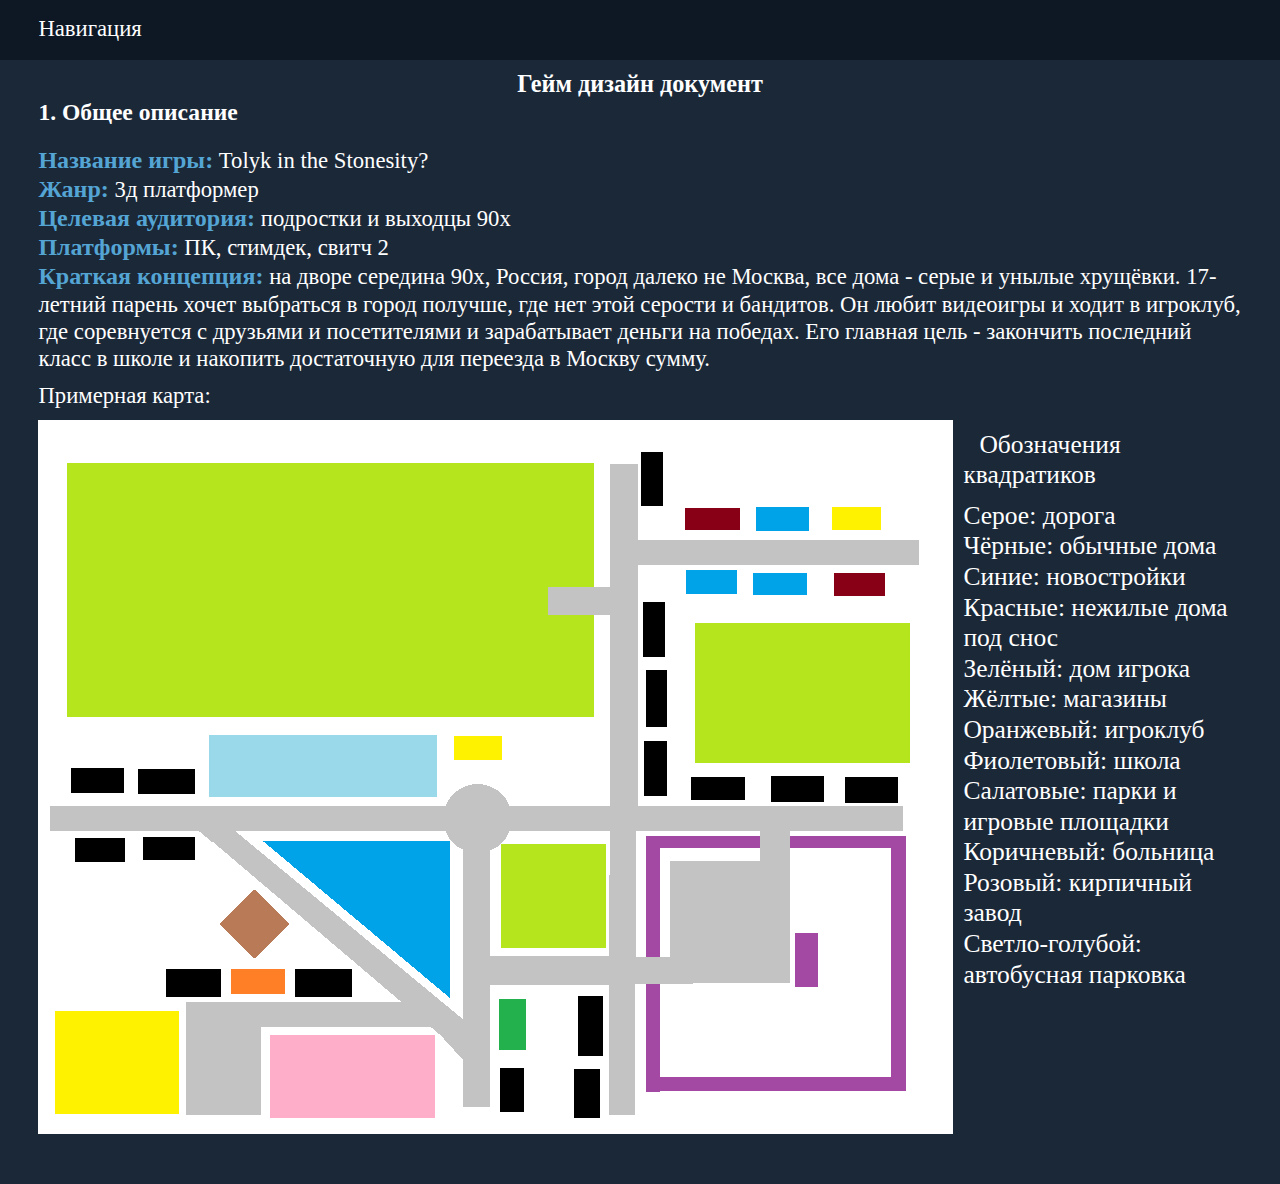
<file: gdd/Tolyk_in_Stonesity.html>
<!DOCTYPE html>
<html lang="ru">

<head>
   <meta charset="UTF-8">
   <meta name="viewport" content="width=device-width, initial-scale=1.0">
   <title>геймдизайн докуМЕНТ</title>
   <style>
      :root {
         --background-main: #1b2838;
         --background-dark: #0e1825;
         --nav-active: #54a5d4;
         --nav-hover: #536f86;
      }

      * {
         padding: 0;
         margin: 0;
         font-size: 106%;
         font-family: 'Times New Roman', Times, serif;
      }

      body {
         background-color: var(--background-main);
         color: white;
      }

      header {
         height: 60px;
         background-color: var(--background-dark);
      }

      h1 {
         font-size: 120%;
         text-align: center;
      }

      h2 {
         font-size: 110%;
         margin-bottom: 20px;
      }

      h3 {
         font-size: 106%;
         font-weight: normal;
         margin-top: 10px;
         margin-bottom: 10px;
      }

      .nav {
         width: 94%;
         margin: 0 auto;
         padding-top: 16px;
         position: relative;
      }

      .nav__item-1 {
         width: 150px;
         cursor: pointer;
      }

      .nav__list {
         position: absolute;
         background-color: var(--background-dark);
         padding-left: 14px;
         padding-right: 14px;
         display: none;
      }

      .nav__list li {
         font-size: 100%;
         margin-left: 26px;
         cursor: pointer;
         margin-top: 10px;
         margin-bottom: 10px;
      }

      .nav__list li:hover {
         color: var(--nav-hover);
      }

      .nav__list li.active {
         color: var(--nav-active);
      }

      .nav__item-1:hover .nav__list {
         display: block;
      }

      .container {
         width: 94%;
         margin: 0 auto;
         margin-top: 10px;
      }

      .element {
         line-height: 1.2;
         margin-bottom: 50px;
      }

      .element p span {
         font-weight: bold;
         color: var(--nav-active);
      }

      .e1__flexbox {
         display: flex;
         flex-direction: row;
         justify-content: space-evenly;
         gap: 10px;
      }

      .e4__ol {
         margin-left: 40px;
      }
   </style>
</head>

<body>
   <header>
      <nav class="nav">
         <div class="nav__item-1">
            <span>Навигация</span>
            <ol class="nav__list">
            <li id="list1" onclick="str1()">Общее описание</li>
            <li id="list2" onclick="str2()">Геймплей / Механики</li>
            <li id="list3" onclick="str3()">Игровой мир</li>
            <li id="list4" onclick="str4()">Персонажи</li>
            <li id="list5" onclick="str5()">Интерфейс (UI)</li>
            <li id="list6" onclick="str6()">Графика и стиль</li>
            <li id="list7" onclick="str7()">Аудио</li>
            <li id="list8" onclick="str8()">Техническая часть</li>
         </ol>
         </div>
      </nav>
   </header>
   <main>
      <div class="container">
         <h1>Гейм дизайн документ</h1>
         <div class="element" id="element1">
            <h2>1. Общее описание</h2>
            <p><span>Название игры:</span> Tolyk in the Stonesity?</p>
            <p><span>Жанр:</span> 3д платформер</p>
            <p><span>Целевая аудитория:</span> подростки и выходцы 90х</p>
            <p><span>Платформы:</span> ПК, стимдек, свитч 2</p>
            <p><span>Краткая концепция:</span> на дворе середина 90х, Россия, город далеко не Москва, все дома - серые и унылые хрущёвки. 17-летний парень хочет выбраться в город получше, где нет этой серости и бандитов. Он любит видеоигры и ходит в игроклуб, где соревнуется с друзьями и посетителями и зарабатывает деньги на победах. Его главная цель - закончить последний класс в школе и накопить достаточную для переезда в Москву сумму.</p>
            <h3>Примерная карта:</h3>
            <div class="e1__flexbox">
               <img src="refs/map.png" alt="map">
               <div class="e1__flexbox-blocks">
                  <h3 style="text-indent: 16px;">Обозначения квадратиков</h3>
                  <p>Серое: дорога</p>
                  <p>Чёрные: обычные дома</p>
                  <p>Синие: новостройки</p>
                  <p>Красные: нежилые дома под снос</p>
                  <p>Зелёный: дом игрока</p>
                  <p>Жёлтые: магазины</p>
                  <p>Оранжевый: игроклуб</p>
                  <p>Фиолетовый: школа</p>
                  <p>Салатовые: парки и игровые площадки</p>
                  <p>Коричневый: больница</p>
                  <p>Розовый: кирпичный завод</p>
                  <p>Светло-голубой: автобусная парковка</p>
               </div>
            </div>
         </div>
         <div class="element" id="element2">
            <h2>2. Геймплей / Механики</h2>
            <p><span>Основной игровой цикл:</span> в игре у персонажа есть игровая приставка дома и игроклуб недалеко от дома с такими же приставками. В игроклубе можно соревноваться с другими посетителями за деньги - это основной источник дохода игрока. Также нужно посещать школьные уроки, они не принудительны, но прокачивают персонажа: на уроках математики игрок повышает Ставку - это характеристика, увеличивающая денежное вознаграждение за победу в игроклубе. А также, в игре есть хулиганы, жаждущие отобрать ресурсы игрока, включая денежные - нужно ходить на уроки физ-ры чтобы прокачивать характеристики (атака, здоровье, защита, выносливость) и изучать боевые приёмы для более эффективного сражения с недоброжелателями. В этой игре не будет как такового сюжета, игрок будет накапливать деньги различными способами, изучая локации и механики как в основной игре, так и в приставочных играх.</p>
            <p><span>Управление:</span> прыжки выше головы для перепрыгивания ловушек и зацепа на объекты для паркура. Паркур простой, зацеп руками за поверхность, можно залезть, а можно горизонтально карабкаться.</p>
            <p><span>Механики:</span> игрок перемещается между домом, школой и игроклубом, на пути ему будут попадаться хулиганы, с которыми предстоит сразиться, а также будет простая механика голода (для регулирования заработка игрока, чтобы деньги не только копились, но и расходовались), при пустой шкале сытости игрок слабее по характеристикам и постоянно теряет здоровье, еда восполняет шкалу сытости и восстанавливает здоровье и выносливость. Помимо дома, школы и игроклуба есть ещё пространство - это дома, парки, новостройки, где игрок прибегает к пользованию паркура и решению несложных головоломок, для открытия и посещения секретных локаций, где можно добыть полезные ресурсы. Также будут сложные головоломки и паркур пути, но находя такие локации, игрок получит лучшие или уникальные предметы. День в игре разделён на 3 вида: дневное время (с 6 утра до 6 вечера), вечер (с 6 вечера до 12 часов) и ночь (с 12 до 6). В вечернее время закрываются магазины, школа и прочие места, зато становится больше враждебных нпс, в ночное время их будет ещё больше, но к утру всё возобновится как было днём - мотивация игрока спать по ночам, хотя некоторые нпс и секреты будут доступны только с вечера до утра. В доме главного героя в его комнате есть акцентная мебель: кровать, позволяющая ложиться начиная с вечернего времени (днём нельзя); шкаф с одеждой, при взаимодействии откроет окно с выбором костюмов; телевизор с приставкой и есть комод, где игрок хранит свои накопления.</p>
            <p><span>Система прогрессии:</span> уровней не будет, но за посещения физ-ры можно будет прокачивать характеристики и изучать атакующие приёмы для эффективного противостояния враждебным нпс. Система школьного обучения работает таким образом: есть 4 этапа (как 4 четверти в году), в конце каждого этапа экзамен, новый этап сложнее предыдущего. В каждом этапе по 6 уроков - это мини-игры, работающие с вниманием и памятью самого игрока, иногда головоломки. На следующий этап можно перейти после того как игрок закончил этапы всех предметов и завершил экзамен. Система заработка в игроклубе выглядит так: приходя в игроклуб, игрок может обратиться к любому посетителю (нпс) и сыграть с ним в выбранную вами игру, при этом ставя деньги: 5 руб, 10 руб или 20 руб. При победе, поставив 10 руб, игрок получает 16 руб (свои 10, 10 оппонента, и отдаёт 20% владельцу клуба), также сумма увеличивается в зависимости от характеристики Ставки - закончив все уроки математики, характеристика будет не более 100%, и при максимальной Ставке, игрок получит не 16, а 32 руб. Если у игрока нет денег, можно попросить у мамы 5 руб раз в день.</p>
            <p><span>Уровни сложности:</span> только две сложности: "салага" - лёгкий уровень сложности, "бывалый" - сложно. Сложность не влияет на характеристики врагов, на лёгкой сложности будут подсказки в управлении и в навигации, врагов будет меньше, опасных врагов не может быть.</p>
            <p><span>Смерть/поражение/рестарт:</span> при поражении в бою или от голода, игрок теряет часть денег (на лёгкой сложности) или все деньги с собой сразу (на сложной) и респавнится у себя дома возле кровати.</p>
            <h3>Управление (по умолчанию):</h3>
            <div class="e1__flexbox">
               <div class="e2__flex-column1">
                  <p style="text-align: center;"><span>Геймпад</span></p>
                  <p>Вперёд, назад - идти впёрёд или пятиться назад</p>
                  <p>Влево, вправо - поворачиваться в указанную сторону; при автоприцеле не поворот, а хождение</p>
                  <p>А / крестик - прыжок</p>
                  <p>В / кружок - удар рукой</p>
                  <p>Х / квадрат - удар ногой</p>
                  <p>Y / треугольник - взаимодействие</p>
                  <p>Select - открыть инвентарь</p>
                  <p>Старт - нажать игру на паузу и открыть меню паузы - "продолжить игру" или "выйти в меню"</p>
                  <p>L1 - бег</p>
                  <p>R1 - встать в блок</p>
                  <p>L2 - автоприцел на ближайшего противника</p>
                  <p>R2 - осмотр вокруг, более быстрый, чем просто влево и вправо</p>
               </div>
               <div class="e2">
                  <p style="text-align: center;"><span>Клавиатура</span></p>
                  <p>[W], [S] - идти впёрёд или пятиться назад</p>
                  <p>[A], [D] - движение в указанную сторону</p>
                  <p>Вращение мышью - осмотр</p>
                  <p>[Пробел] - прыжок</p>
                  <p>ЛКМ - удар рукой</p>
                  <p>ПКМ - удар ногой</p>
                  <p>СКМ - встать в блок</p>
                  <p>[E] - открыть инвентарь</p>
                  <p>[F] - взаимодействие</p>
                  <p>[shift] - бег</p>
                  <p>[Esc] - нажать игру на паузу и открыть меню паузы - "продолжить игру" или "выйти в меню"</p>
                  <p>[ctrl] - автоприцел на ближайшего противника</p>
               </div>
            </div>
         </div>
         <div class="element" id="element3">
            <h2>3. Игровой мир</h2>
            <p><span>Сюжет и предыстория:</span> игрок примерит на себя роль 17-летнего парня по имени Толя, любящего видеоигры и настоящие приключения. Семья Толи не хочет жить в сером городе без перспектив, ещё и страдающем от бандитов, и хочет уехать в Москву, поэтому изобретает следующий план: отец уехал на север на заработки, мать тоже работает на двух работах, и к моменту как Толя закончит школу, у них будет достаточно денег для переезда. Однако скоро Толя уже заканчивает школу, а отца всё нет. Но Толя не привязан к отцу, он находит возможность зарабатывать играя в игроклубе, соревнуясь с другими игроками, и желает самостоятельно покрыть нужную для переезда сумму, ничего не рассказывая матери, боясь возникновения ссоры. Также Толя хочет найти хоть какие-то зацепки, куда же пропал отец.</p>
            <p><span>Уровни:</span> в основном город, дома с двумя дверями у входа: правая ведёт в подъезд, левая в подвал. В подъезде персонажа на первом этаже 3 квартиры, лестница заблокирована железной решёткой с решётчатой дверью с замком (вверху никто не живёт, крыша протекла и верхние квартиры нежилые), квартира главного героя прямо от входа в подъезд, две соседние двери не открываются и не взаимодействуют с игроком. В подвал зайти можно - там секретная комната, разблокируется если найти нужный ключ от подвала. Двери других домов не открываются.</p>
            <p><span>Структура уровней:</span> учитывая, что игра отталкивается от 90х и игр типа silent hill 1 или tomb raider на ps1, это лоу поли игра с открытым миром (не очень большим). Когда игрок переходит на 2ю стадию игры (завершив основной квест с переездом), одна из новостроек превращается в Бойцовский клуб, где сможет соревноваться с более сильными нпс и даже с другими игроками по сети.</p>
            <p><span>Локации:</span> участок города, где игрок может перемещаться между своим домом, школой, игроклубом, магазином и другими зданиями, в которые игрок не может заходить, но может искать секреты. В школе нет классов, это просто локация, где игрок может свободно перемещаться по открытым кабинетам, в которых есть нпс учитель, общаясь с которым, игрок проходит уроки - играет в мини-игры.</p>
            <p><span>Описание мира, сеттинга:</span> дома серые каменные хрущёвки, асфальтная площадка перед входом в дом, но также много зелени и деревьев, в основном это дубы, осины, берёзы и сирень. Некоторые локации, по типу кирпичного завода, недоступны просто так - нельзя пройти КПП, но можно перелезть через забор в некоторых местах.</p>
            <p><span>Игра после завершения сюжета:</span> когда игрок выполняет основной сюжет с переездом в Москву, он никуда не переезжает, а остаётся в бесконечном ожидании, мол деньги есть, билеты есть, ждём автобус. Ведь если он переедет, то в новом городе нечего делать, и это убивает смысл изучения локаций. Продолжение сюжета можно будет реализовать в сиквеле или в длс, но в оригинальной игре игрок продолжает блуждать по этому же городу с некоторыми его изменениями.</p>
         </div>
         <div class="element" id="element4">
            <h2>4. Персонажи и боевые приёмы</h2>
            <p><span>Главный герой:</span> 17-летний парень, без репутации в классе, одиночка, любящий видеоигры. Внешность: худощавый, волосы чёрные. Базовый скин: джинсы, ботинки и серая с чёрным кофта.</p>
            <p><span>Изучаемые приёмы:</span> боёвка будет через комбинации клавиш, как в мортал комбат, удары вызывают микростан (также известные как "реакция на полученный удар")</p>
            <ol class="e4__ol">
               <li>Обычный удар рукой: базовый приём, расположенный на одну кнопку - удар рукой, наносит 80% урона от характеристик атаки.</li>
               <li>Обычный удар ногой: базовый приём, расположенный на одну кнопку - удар ногой, наносит 70% урона, но компенсируется тем что немного дальше бьёт.</li>
               <li>Слабый джеб: заменяет базовый удар рукой, являясь улучшенной версией, наносит 100% урона.</li>
               <li>Мидл-кик: заменяет базовый удар ногой, являясь улучшенной версией, наносит 100% урона и сохраняет дальность удара, но немного расходует выносливость.</li>
               <li>Колхозка: персонаж бьёт делая движения как при плавании, нанося 120% урона и немного расходуя выносливость. Комбинация: удар рукой при отходе назад.</li>
               <li>Фронт-кик: поднимает ногу вперёд и отталкивает противника, наносит 30% урона, но зато отталкивает противника даже если удар был заблокирован (урон не наносится при блоке). Комбинация: удар ногой при движении вперёд.</li>
               <li>Удар крюком: замахивается и бьёт не разгибая руку, нанося 100% урона, но дистанция очень короткая, а сам приём немного продвигает персонажа вперёд. Комбинация: удар рукой при подходе вперёд.</li>
               <li>Хлёсткий лоу-кик: бьёт ногой по ноге противника, быстро но слабо, 90% урона. Комбинация: удар ногой при отходе назад.</li>
               <li>Кулак-топор: сильный удар сверху вниз, как колхозка, но удар более уверенный, расходует выносливость и наносит 150% урона, опрокидывая противника. Комбинация: назад, вперёд, удар рукой.</li>
               <li>Нырок назад: персонаж приседает на 1 секунду и если ничего не делать (или сразу нажав назад), делает отскок назад в сидячем положении и расходуя выносливость, затем встаёт. Комбинация: вперёд, назад, удар рукой. Приёмы в сидячем состоянии будут описаны ниже.</li>
               <li>Мощный лоу-кик: медленнее, но мощнее хлёсткого лоу-кика, наносит 120% урона и стан на 1-2 секунды, но расходует выносливость. Повторный удар опрокидывает противника. Комбинация: вперёд, назад, удар ногой.</li>
               <li>Хай-кик: бьёт ногой в область головы, наносит 150% урона и опрокидывает, расходует выносливость. Комбинация: назад, вперёд, удар ногой.</li>
               <li>Кулак-комета: персонаж делает шаг вперёд, нанося удар кулаком в область живота, продвигая вперёд часть своего тела для дальшей дистанции удара, а после удара возвращается в первоначальную позицию и стойку. Урон 30%, но удар очень быстрый и с большой зоной поражения, также даёт стан на 1-2 секунды и расходует выносливость. Комбинация: назад, назад, удар рукой.</li>
               <li>Средний джеб: более уверенный удар, чем слабый джеб, наносит 130% урона и даёт стан на 1-2 сек, но расходует выносливость. Комбинация: вперёд, вперёд, удар рукой.</li>
               <li>Полёт дракона: прыгает вперёд и бьёт ногой в воздухе, отталкивает противника и наносит 130% урона, расходует много выносливости. Комбинация: вперёд, вперёд, удар ногой.</li>
               <li>удар колесом: исполняет колесо без рук, смещаясь назад, нанося 50% урона и расходуя выносливость, но может вызвать стан на 1 секунду или опрокинуть противника. Комбинация: назад, назад, удар ногой.</li>
               <li>Сильный джеб: зажав кнопку удара, можно выполнить удар с зарядкой, расходует выносливость и наносит 100-300% урона в зависимости от заряда, при максимальном ударе также опрокидывает врага.</li>
               <li>Удар гарпии: удар ногой в прыжке наносит 120% урона, продвигая игрока вперёд.</li>
            </ol>
            <p>Приёмы из стойки сидя при приёме "нырок назад" (после исполнения персонаж поднимается из сидячей позы):</p>
            <ol class="e4__ol">
               <li>Джеб: просто удар рукой. Наносит 100% урона.</li>
               <li>Толчок: просто удар ногой. Толкает руками, не наносит урона, но опрокидывает.</li>
               <li>Апперкот: вперёд, удар рукой. Наносит 120% урона.</li>
               <li>Волчий укус: вперёд, удар ногой. Бьёт колхозкой (сверху вниз) и второй рукой апперкот (снизу вверх), наносит 90% урона и стан на 1-2 сек.</li>
               <li>Скай апперкот: вперёд, вперёд, удар рукой. Наносит 200% урона и подпрыгивает, а противник падает, но расходует много выносливости.</li>
               <li>Удар газели: вперёд, вперёд, удар ногой. Прыгает на противника и бьёт рукой, наносит 200% урона и опрокидывает противника, но расходует много выносливости.</li>
            </ol>
            <p>Основные видимые комбинации:</p>
            <ol class="e4__ol">
               <li>Мощный лоу-кик (для стана врага) + удар крюком (сократить дистанцию) + слабый джеб + средний джеб (переконтроль) + лоу-кик + мидл-кик + хай-кик или кулак-топор (завершающий комбо).</li>
               <li>Мощный лоу-кик (для стана врага) + удар крюком (сократить дистанцию) + слабый джеб + средний джеб (переконтроль) + слабый джеб + нырок (для приседания) + скай апперкот + удар гарпии.</li>
               <li>Кулак-комета (для стана врага) + полёт дракона (сократить дистанцию) + удар крюком (быстрое исполнение после приёма дракона) + слабый джеб + удар колесом</li>
               <li>Полёт дракона (сократить дистанцию) + удар крюком (быстрое исполнение после приёма дракона) + нырок (для приседания) + волчий укус (для переконтроля) + мидл-кик + слабый джеб + кулак-топор или удар колесом или хай-кик.</li>
            </ol>
            <p><span>Враги:</span> несколько видов:<br>(P.S. здесь характеристики игрока опираются на базовые значения, без учёта прокачки)</p>
            <ol class="e4__ol">
               <li>хулиган: по характеристикам уступает игроку, но такие враги часто встречаются. Приёмы: стандартные удары руками и ногами, но после прокачки игрока по статам, стреляют в него из рогаток.</li>
               <li>хулиган-старшеклассник: по характеристикам немного сильнее игрока, встречается возле школы и возле дома. Приёмы: слабый джеб, колхозка, мидл-кик, хлёсткий лоу-кик, фронт-кик, средний джеб.</li>
               <li>старшеклассница: при агре, спавнит рядом 2-5 старшеклассников, уже заагренных на игрока. Сама по себе очень слаба по НР и не атакует, но может дебаффать атаку на несколько секунд.</li>
               <li>бандит: высокие характеристики, выше скорость передвижения; днём появляется редко, вечером и ночью часто. Приёмы: все, кроме нырка назад, полёта дракона, удара колесом, сильного джеба и удара гарпии.</li>
               <li>элитный бандит: такой же, но выше характеристики. Появляется только вечером и редко, ночью чаще.</li>
               <li>разоритель: такой же бандит, но характеристики ещё выше, не уступающие игроку на максимальной прокачке характеристик. Появляется только ночью и после определённого момента игры (в начале игры 0% шанс что он появится).</li>
               <li>рецидивист: разоритель, но с доп приёмами по типу снижения характеристик игрока (дебаффы). Можно сделать так, что он может заходить в безопасную зону игрока - к нему домой, что не могут другие враги. Появляется ещё реже, но очень грозный противник.</li>
               <li>маньяк: появляется ночью и очень редко, убивает игрока 1м ударом ножа, но у самого мало здоровья.</li>
               <li>охранник: если игрок попадает на охраняемую зону и попадается на глаза, охранник становится враждебным и атакует. Урона наносит мало, но очень много здоровья. Приёмы: слабый джеб, средний джеб, хлёсткий лоу-кик, мидл-кик, позвать другого охранника поблизости.</li>
               <li>милиционер: находясь к нему близко, бандиты не атакуют игрока, но если игрок атакует их, милиционер станет враждебным и атакует нарушителя порядка (даже если это был не игрок - элитный бандит и выше ранги не подчиняются таким правилам). По характеристикам и приёмам как охранник, но ещё имеет дубинку, наносящая большой урон.</li>
            </ol>
            <p><span>NPC:</span> расположены в разных частях города</p>
            <ol class="e4__ol">
               <li>мама: появляется ночью дома либо стоя на кухне и готовя, либо в своей комнате. Имеет несколько диалогов, например: "дай на карманные расходы" - даст 5 руб, но только раз в день; "давай переедем в Москву" - финальный для игры квест, для выполнения требует завершения школы, завершённых квестов по поиску отца и 5 000 руб накоплений. после завершения квеста игра переходит на вторую стадию, о которой отдельно написано.</li>
               <li>учитель физ-ры: находится в школьном спортзале, при взаимодействии будет мини-игра, пройдя которую, игрок повышает характеристику или изучает новый приём.</li>
               <li>учитель географии: будет показывать карту мира и заставит игрока запомнить её, хотя бы отчасти. Также, в кабинете географии будет полная карта игрового города с точными координатами.</li>
               <li>учитель математики: мини-игры расчитаны на самого игрока, а не персонажа: в первом этапе будет проверка базового знания таблицы умножения, где будет выводится вопрос типа "3х9" и игрок должен ответить в течении 10 секунд. также будут выводить цифры и нужно будет их запомнить и указать по памяти и даже в обратном порядке. Как вознаграждение, будет расти Ставка - доп прибыль с игроклуба.</li>
               <li>учитель истории: мини-игры будут не по урокам, а по характеру учительницы: это молодая энергичная учительница с жаждой приключения. Мини-игры будут в стиле: за 5 минут пробежать по школе и найти 3 голубя, которые залетели в школу вместе с учительницей, ведь у неё было много семечек.</li>
               <li>вожатый лагеря: располагается в парке возле костра, что у входа в парк. Нужен для некоторых квестов по типу "найди и поймай майского жука" и для рассказа историй, якобы ночью в лагере видел оборотней, зомби и призраков. Самих таких монстров не будет в игре, но рассказы нужны для поднятия мистицизма у игрока.</li>
               <li>одноклассник: тоже хулиган, но не агрессивный, нужен для квестов по типу "найди 6 граффити баллонов в городе" и для квестов с помощью в поисках отца.</li>
               <li>продавец: такие нпс располагаются в магазинах и продают игроку товары, в продуктовых магазинах и киосках еду, в больнице аптечки, в строительном магазине предметы и расходники, в магазине одежды это одежда.</li>
            </ol>
            <p><span>Диалоги и взаимодействия:</span> в игре также будут нпс, взаимодействуя с которыми игрок сможет разблокировать секретные локации и получит ключ к разгадке некоторых головоломок.</p>
            <p><span>Система союзников:</span> в школе и в клубе будут нпс, которые за оплату будут согласны сопровождать игрока и сражаться с ним против бандитов. При их поражении или истечении времени найма, они вернутся в своё место. Если игрок заходит в дом, они караулят снаружи.</p>
         </div>
         <div class="element" id="element5">
            <h2>5. Интерфейс (UI)</h2>
            <p><span>Меню:</span> как в сталкере, справа картинка, слева меню с началом игры, настройками и другим.</p>
            <p><span>Панель здоровья:</span> вверху слева для игрока и над головой у противников.</p>
            <p><span>Инвентарь:</span> нужен для некоторых вещей, открывается на весь экран, при активном инвентаре игра на паузе. В меню инвентаря также видно шкалу здоровья, выносливости и шкалу сытости персонажа.</p>
            <p><span>Туториалы и всплывающие подсказки:</span> на лёгкой сложности.</p>
         </div>
         <div class="element" id="element6">
            <h2>6. Графика и стиль</h2>
            <p><span>Стиль:</span> лоу поли графика, около ps2 уровня, чтобы сохранять ретро, но не вырывало глаза.</p>
            <p><span>Камера:</span> от 3го лица, при игре с геймпада вид сзади перонажа и немного сверху вниз, чтобы смотреть перед персонажем. Жёстко зафиксирована.</p>
            <p style="margin-top: 10px; margin-bottom: 10px;">Примеры референсов:</p>
            <div class="img-container">
               <img src="refs/1.jpg" alt="max payne">
               <img src="refs/2.jpg" alt="half life">
               <img src="refs/3.jpg" alt="tomb rider">
               <img src="refs/4.jpg" alt="black">
               <img src="refs/5.jpg" alt="final fantasy">
               <img src="refs/6.jpg" alt="jack 2">
               <img src="refs/7.jpg" alt="Екатеринбург">
            </div>
         </div>
         <div class="element" id="element7">
            <h2>7. Аудио</h2>
            <p><span>Фоновая музыка:</span> рок или электронка, но мэшап, чтобы было как в 90е, при этом было понимание что сейчас не 90е.</p>
            <p><span>Эффекты:</span> удары обычных приёмов и выученных должны отличаться, при появлении маньяка, музыка должна быть притягивающая внимание и страх.</p>
            <p><span>Озвучка:</span> только русская.</p>
            <p><span>Атмосферные звуки:</span> дождь (редкий), дождь с грозой, шум пчёл возле кустарников, музыка от магнитофонов, шум животных (собак, котов, птиц, насекомых); возле новостроек звук стройки; ночью шум сверчков и кузнечиков.</p>
         </div>
         <div class="element" id="element8">
            <h2>8. Техническая часть</h2>
            <p><span>Выбранный движок:</span> Unity - больше подходит под инди игру, проще найти программистов, легче создавать и редактировать код игры.</p>
            <p><span>Язык программирования:</span> C# - Unity работает только с этим языком.</p>
            <p><span>Система сохранений:</span> автосохранения.</p>
            <p><span>Поддержка контроллеров:</span> важна.</p>
            <p><span>Онлайн:</span> оффлайн игра.</p>
            <p><span>Искусственный интеллект:</span> если есть такая возможность, ии в игре должны быть не просто ботами, а нейросетью, способная сама думать и понимать человеческую речь через микрофон. Такие нейросетевые ии уже есть в некоторых играх и это кратно усилит интерес к игре.</p>
         </div>
      </div>
   </main>
   <footer></footer>
   <script>
      const allEl = [document.getElementById('element1'), document.getElementById('element2'), document.getElementById('element3'), document.getElementById('element4'), document.getElementById('element5'), document.getElementById('element6'), document.getElementById('element7'), document.getElementById('element8')];
      const allLi = [document.getElementById('list1'), document.getElementById('list2'), document.getElementById('list3'), document.getElementById('list4'), document.getElementById('list5'), document.getElementById('list6'), document.getElementById('list7'), document.getElementById('list8')];

      str1();

      document.addEventListener('keydown', function (event) {
         if (event.key == '1') {
            str1()
         } else if (event.key == '2') {
            str2()
         } else if (event.key == '3') {
            str3()
         } else if (event.key == '4') {
            str4()
         } else if (event.key == '5') {
            str5()
         } else if (event.key == '6') {
            str6()
         } else if (event.key == '7') {
            str7()
         } else if (event.key == '8') {
            str8()
         }
      });

      function str1() {
         for (let item of allEl) item.style.display = 'none';
         document.getElementById('element1').style.display = 'block';
         for (let item of allLi) item.classList.remove('active');
         document.getElementById('list1').classList.add('active');
      }
      function str2() {
         for (let item of allEl) item.style.display = 'none';
         document.getElementById('element2').style.display = 'block';
         for (let item of allLi) item.classList.remove('active');
         document.getElementById('list2').classList.add('active');
      }
      function str3() {
         for (let item of allEl) item.style.display = 'none';
         document.getElementById('element3').style.display = 'block';
         for (let item of allLi) item.classList.remove('active');
         document.getElementById('list3').classList.add('active');
      }
      function str4() {
         for (let item of allEl) item.style.display = 'none';
         document.getElementById('element4').style.display = 'block';
         for (let item of allLi) item.classList.remove('active');
         document.getElementById('list4').classList.add('active');
      }
      function str5() {
         for (let item of allEl) item.style.display = 'none';
         document.getElementById('element5').style.display = 'block';
         for (let item of allLi) item.classList.remove('active');
         document.getElementById('list5').classList.add('active');
      }
      function str6() {
         for (let item of allEl) item.style.display = 'none';
         document.getElementById('element6').style.display = 'block';
         for (let item of allLi) item.classList.remove('active');
         document.getElementById('list6').classList.add('active');
      }
      function str7() {
         for (let item of allEl) item.style.display = 'none';
         document.getElementById('element7').style.display = 'block';
         for (let item of allLi) item.classList.remove('active');
         document.getElementById('list7').classList.add('active');
      }
      function str8() {
         for (let item of allEl) item.style.display = 'none';
         document.getElementById('element8').style.display = 'block';
         for (let item of allLi) item.classList.remove('active');
         document.getElementById('list8').classList.add('active');
      }
   </script>
</body>


</html>
</file>
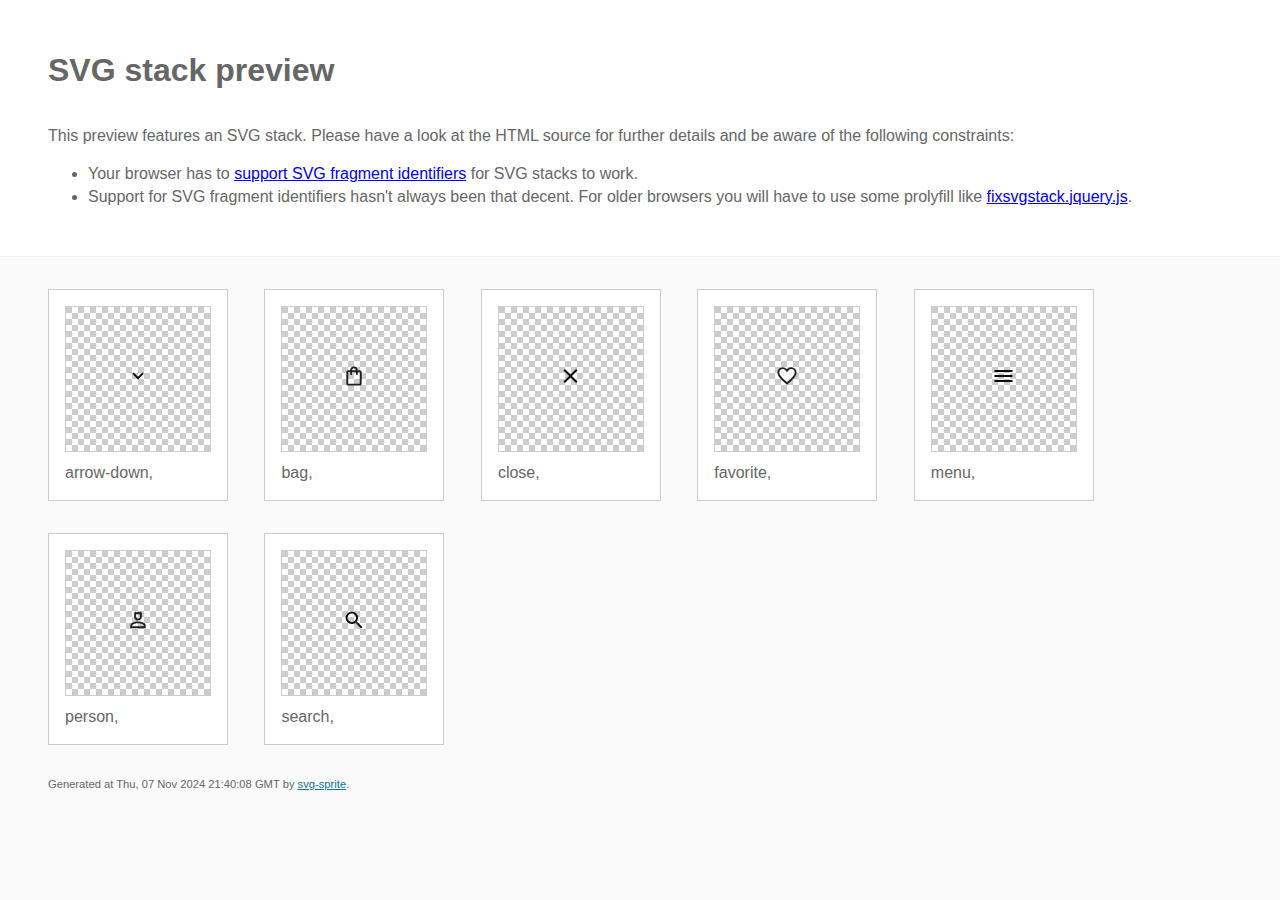
<file: modimal/img/svgsprite/stack/sprite.stack.html>
<!doctype html>
<html lang="en">
    <head>
        <meta charset="utf-8">
        <title>SVG stack preview | svg-sprite</title>
        <style>
            body {
                padding: 0;
                margin: 0;
                color: #666;
                background: #fafafa;
                font-family: Arial, Helvetica, sans-serif;
                font-size: 1em;
                line-height: 1.4;
            }

            header {
                display: block;
                padding: 3em 3em 2em;
                background-color: #fff;
            }

            header p {
                margin: 2em 0 0;
            }

            section {
                border-top: 1px solid #eee;
                padding: 2em 3em 0;
            }

            section ul {
                margin: 0;
                padding: 0;
            }

            section li {
                display: inline-block;
                background-color: #fff;
                position: relative;
                margin: 0 2em 2em 0;
                vertical-align: top;
                border: 1px solid #ccc;
                padding: 1em 1em 3em;
                cursor: default;
            }

            .icon-box {
                margin: 0;
                width: 144px;
                height: 144px;
                position: relative;
                background: #ccc url("data:image/svg+xml,%3Csvg xmlns='http://www.w3.org/2000/svg' width='12' height='12'%3E%3Cpath fill='%23fff' d='M6 0h6v6H6zM0 6h6v6H0z'/%3E%3C/svg%3E") top left repeat;
                border: 1px solid #ccc;
                display: table-cell;
                vertical-align: middle;
                text-align: center;
            }

            .icon {
                display: inline-block;
            }

            h1 {
                margin-top: 0;
            }

            h2 {
                margin: 0;
                padding: 0;
                font-size: 1em;
                font-weight: 400;
                white-space: nowrap;
                overflow: hidden;
                text-overflow: ellipsis;
                position: absolute;
                left: 1em;
                right: 1em;
                bottom: 1em;
            }

            footer {
                display: block;
                margin: 0;
                padding: 0 3em 3em;
            }

            footer p {
                margin: 0;
                font-size: .7em;
            }

            footer a {
                color: #0f7595;
                margin-left: 0;
            }
        </style>

<!--
Sprite shape dimensions
====================================================================================================
You will need to set the sprite shape dimensions via CSS when you use them as stack SVGs, otherwise
they would become a huge 100% in size. You may use the following dimension classes for doing so.
They might well be outsourced to an external stylesheet of course.
-->

<style>
 .svg-arrow-down-dims { width: 24px; height: 24px; }
 .svg-bag-dims { width: 24px; height: 24px; }
 .svg-close-dims { width: 25px; height: 24px; }
 .svg-favorite-dims { width: 24px; height: 24px; }
 .svg-menu-dims { width: 25px; height: 24px; }
 .svg-person-dims { width: 24px; height: 24px; }
 .svg-search-dims { width: 24px; height: 24px; }
</style>

<!--
====================================================================================================
-->

    </head>
    <body>
        <header>
            <h1>SVG stack preview</h1>
            <p>This preview features an SVG stack. Please have a look at the HTML source for further details and be aware of the following constraints:</p>
            <ul>
                <li>Your browser has to <a href="https://caniuse.com/svg-fragment" target="_blank" rel="noopener noreferrer">support SVG fragment identifiers</a> for SVG stacks to work.</li>
                <li>Support for SVG fragment identifiers hasn't always been that decent. For older browsers you will have to use some prolyfill like <a href="https://github.com/preciousforever/SVG-Stacker/blob/master/fixsvgstack.jquery.js" target="_blank" rel="noopener noreferrer">fixsvgstack.jquery.js</a>.</li>
            </ul>
        </header>
        <section>

<!--
SVG stack
====================================================================================================
These SVG images make use of fragment identifiers (IDs) to reference certain portions of the
external sprite. By default, all shapes inside the sprite are hidden by CSS. The `:target` pseudo
selector is used to show the very shape that is referenced by the fragment identifier.
-->

            <ul>

             <li title="arrow-down">
                    <div class="icon-box">
                        <img src="svg/sprite.stack.svg#arrow-down" class="svg-arrow-down-dims" alt="arrow-down">
                    </div>
                    <h2>arrow-down, </h2>
                </li>
             <li title="bag">
                    <div class="icon-box">
                        <img src="svg/sprite.stack.svg#bag" class="svg-bag-dims" alt="bag">
                    </div>
                    <h2>bag, </h2>
                </li>
             <li title="close">
                    <div class="icon-box">
                        <img src="svg/sprite.stack.svg#close" class="svg-close-dims" alt="close">
                    </div>
                    <h2>close, </h2>
                </li>
             <li title="favorite">
                    <div class="icon-box">
                        <img src="svg/sprite.stack.svg#favorite" class="svg-favorite-dims" alt="favorite">
                    </div>
                    <h2>favorite, </h2>
                </li>
             <li title="menu">
                    <div class="icon-box">
                        <img src="svg/sprite.stack.svg#menu" class="svg-menu-dims" alt="menu">
                    </div>
                    <h2>menu, </h2>
                </li>
             <li title="person">
                    <div class="icon-box">
                        <img src="svg/sprite.stack.svg#person" class="svg-person-dims" alt="person">
                    </div>
                    <h2>person, </h2>
                </li>
             <li title="search">
                    <div class="icon-box">
                        <img src="svg/sprite.stack.svg#search" class="svg-search-dims" alt="search">
                    </div>
                    <h2>search, </h2>
                </li>
         </ul>

<!--
====================================================================================================
-->

        </section>
        <footer>
            <p>Generated at Thu, 07 Nov 2024 21:40:08 GMT by <a href="https://github.com/svg-sprite/svg-sprite" target="_blank" rel="noopener noreferrer">svg-sprite</a>.</p>
        </footer>
    </body>
</html>
</file>
<file: animevsmultfilm/css/montserrat.css>
﻿@font-face {
  font-family: 'Montserrat';
  font-style: italic;
  font-weight: 100;
  font-display: swap;
  src: url(montserrat/v26/JTUFjIg1_i6t8kCHKm459Wx7xQYXK0vOoz6jq6R8aX8.ttf) format('truetype');
}
@font-face {
  font-family: 'Montserrat';
  font-style: italic;
  font-weight: 200;
  font-display: swap;
  src: url(montserrat/v26/JTUFjIg1_i6t8kCHKm459Wx7xQYXK0vOoz6jqyR9aX8.ttf) format('truetype');
}
@font-face {
  font-family: 'Montserrat';
  font-style: italic;
  font-weight: 300;
  font-display: swap;
  src: url(montserrat/v26/JTUFjIg1_i6t8kCHKm459Wx7xQYXK0vOoz6jq_p9aX8.ttf) format('truetype');
}
@font-face {
  font-family: 'Montserrat';
  font-style: italic;
  font-weight: 400;
  font-display: swap;
  src: url(montserrat/v26/JTUFjIg1_i6t8kCHKm459Wx7xQYXK0vOoz6jq6R9aX8.ttf) format('truetype');
}
@font-face {
  font-family: 'Montserrat';
  font-style: italic;
  font-weight: 500;
  font-display: swap;
  src: url(montserrat/v26/JTUFjIg1_i6t8kCHKm459Wx7xQYXK0vOoz6jq5Z9aX8.ttf) format('truetype');
}
@font-face {
  font-family: 'Montserrat';
  font-style: italic;
  font-weight: 600;
  font-display: swap;
  src: url(montserrat/v26/JTUFjIg1_i6t8kCHKm459Wx7xQYXK0vOoz6jq3p6aX8.ttf) format('truetype');
}
@font-face {
  font-family: 'Montserrat';
  font-style: italic;
  font-weight: 700;
  font-display: swap;
  src: url(montserrat/v26/JTUFjIg1_i6t8kCHKm459Wx7xQYXK0vOoz6jq0N6aX8.ttf) format('truetype');
}
@font-face {
  font-family: 'Montserrat';
  font-style: italic;
  font-weight: 800;
  font-display: swap;
  src: url(montserrat/v26/JTUFjIg1_i6t8kCHKm459Wx7xQYXK0vOoz6jqyR6aX8.ttf) format('truetype');
}
@font-face {
  font-family: 'Montserrat';
  font-style: italic;
  font-weight: 900;
  font-display: swap;
  src: url(montserrat/v26/JTUFjIg1_i6t8kCHKm459Wx7xQYXK0vOoz6jqw16aX8.ttf) format('truetype');
}
@font-face {
  font-family: 'Montserrat';
  font-style: normal;
  font-weight: 100;
  font-display: swap;
  src: url(montserrat/v26/JTUHjIg1_i6t8kCHKm4532VJOt5-QNFgpCtr6Uw-.ttf) format('truetype');
}
@font-face {
  font-family: 'Montserrat';
  font-style: normal;
  font-weight: 200;
  font-display: swap;
  src: url(montserrat/v26/JTUHjIg1_i6t8kCHKm4532VJOt5-QNFgpCvr6Ew-.ttf) format('truetype');
}
@font-face {
  font-family: 'Montserrat';
  font-style: normal;
  font-weight: 300;
  font-display: swap;
  src: url(montserrat/v26/JTUHjIg1_i6t8kCHKm4532VJOt5-QNFgpCs16Ew-.ttf) format('truetype');
}
@font-face {
  font-family: 'Montserrat';
  font-style: normal;
  font-weight: 400;
  font-display: swap;
  src: url(montserrat/v26/JTUHjIg1_i6t8kCHKm4532VJOt5-QNFgpCtr6Ew-.ttf) format('truetype');
}
@font-face {
  font-family: 'Montserrat';
  font-style: normal;
  font-weight: 500;
  font-display: swap;
  src: url(montserrat/v26/JTUHjIg1_i6t8kCHKm4532VJOt5-QNFgpCtZ6Ew-.ttf) format('truetype');
}
@font-face {
  font-family: 'Montserrat';
  font-style: normal;
  font-weight: 600;
  font-display: swap;
  src: url(montserrat/v26/JTUHjIg1_i6t8kCHKm4532VJOt5-QNFgpCu170w-.ttf) format('truetype');
}
@font-face {
  font-family: 'Montserrat';
  font-style: normal;
  font-weight: 700;
  font-display: swap;
  src: url(montserrat/v26/JTUHjIg1_i6t8kCHKm4532VJOt5-QNFgpCuM70w-.ttf) format('truetype');
}
@font-face {
  font-family: 'Montserrat';
  font-style: normal;
  font-weight: 800;
  font-display: swap;
  src: url(montserrat/v26/JTUHjIg1_i6t8kCHKm4532VJOt5-QNFgpCvr70w-.ttf) format('truetype');
}
@font-face {
  font-family: 'Montserrat';
  font-style: normal;
  font-weight: 900;
  font-display: swap;
  src: url(montserrat/v26/JTUHjIg1_i6t8kCHKm4532VJOt5-QNFgpCvC70w-.ttf) format('truetype');
}
</file>
<file: animevsmultfilm/css/main.css>
body {
   padding: 0;
   margin: 0;
   font-family: 'Montserrat';
   font-weight: 300;
}
h1,h2,h3,h4,h5,h6,strong{font-weight:500}
p {margin: 0;}

.w400 {font-weight: 400;}
.active {display: block !important;}

.back_dark {
   height: 100%; width: 100%;
   position: absolute;
   top: 0; left: 0;
   background: linear-gradient(to bottom, #000 0%, #000 100%);
   opacity: 0.79;
}
.noise {
   height: 100%; width: 100%;
   position: absolute;
   top: 0; left: 0;
   background-image: url(../img/natural-paper.png);
}

.clear{clear:both}

::-webkit-scrollbar{width: 12px}
::-webkit-scrollbar-thumb{background-color: #5ad0ff;}
::-webkit-scrollbar-track{background-color:#eaeaea}

.section {
   position: relative;
   width: 100%;
   line-height: 1.4;
   padding-top: 0;
   padding-bottom: 0;
   background-size: cover;
   background-position: center;
}
.section_inner {
   position: relative;
   margin: 0 auto;
   max-width: 1170px;
}
.section .title, .section .sub_title {line-height: normal;}
.overhead {color:#A9A9A9; font-size: 17px;}

/* section 1 */

.section1 {
   color: #fff;
   padding-top: 80px;
   padding-bottom: 80px;
}

.section1 .title {
   font-size: 36px;
   font-weight: 600;
   margin-bottom: 24px;
}
.section1 .title span {font-size: 54px;}
.section1 .sub_title {
   font-size: 20px;
   font-weight: 400;
   margin-bottom: 24px;
}
.headliner {max-width: 70%; margin-left: 20px;}

/* section 2 */
.section_descr {
   background-color: #f5f5f5;
   padding-top: 80px;
   padding-bottom: 30px;
}
.section_descr .section_inner {width: 94%;}
.section_descr .title {text-align: center;}
.section_descr .title p {margin-bottom: 10px;}
.section_descr .text {font-size: 18px;}
.section_descr .text p {text-indent: 14px;}
.section_descr .title p:last-child {margin-bottom: 40px;}

/* section 3 */
.section4 {padding-top: 40px;}
.section4 .section_inner{max-width:940px}
.section4 .title{text-align: center; font-size: 42px; margin-bottom: 60px}
.section4 .col_2{padding-bottom:40px}
.section4 .col1{float: right; width:75%}
.section4 .col2{float: left; width:15%}
.section4 .arr1{position: relative; padding-bottom: 20px}
.section4 .arr1 .extra_descr{margin-top:6px;text-align:right;font-weight:500;font-size:20px}
.section4 .arr1 .title{font-size:20px!important;margin-bottom:10px;margin-top:7px}
.section4 .arr1 .line{position:absolute;top:45px;left:20%;height:calc(100% - 50px);width:1px;background:#006699}
.section4 .arr1 .mdico{
   position:absolute;
   width:40px;height:40px;
   text-align:center;
   line-height:40px;
   top:0;left:20%;
   margin-left:-20px;
   background:#006699;
   border-radius:25px;
   color:#fff;
   font-size:20px;
   animation-name:big_icon;
   animation-duration:1s;
   animation-timing-function:linear;
   animation-iteration-count:5;
}
.section4 .arr1:first-child .mdico{animation-delay:4s}
.section4 .arr1:nth-child(2) .mdico{animation-delay:5s}
.section4 .arr1:nth-child(3) .mdico{animation-delay:6s}
.section4 .arr1:nth-child(4) .mdico{animation-delay:7s}
.section4 .arr1:nth-child(5) .mdico{animation-delay:8s}
.section4 .arr1:nth-child(6) .mdico{animation-delay:9s}
.section4 .arr1:nth-child(7) .mdico{animation-delay:10s}
.section4 .arr1:last-child{border:none;margin-bottom:0;padding-bottom:0}
.section4 .arr1:last-child .line{display:none}

/* section 4 */
.section3 {
   padding-top: 40px;
   padding-bottom: 40px;
}
.section3 .title{text-align:center;font-size:42px;margin-bottom:60px}
.section3 .arr1{position:relative; margin-bottom:40px; display:flex; justify-content:space-between; align-items:center;}
.section3 .arr1 .image1 {
   padding: 0;
   height: 360px;
   background-size: cover;
   background-position: center;
}

.section3 .col_2{width: 50%; padding:30px}
.section3 .arr1:nth-child(2n){flex-direction:row-reverse;justify-content:flex-end}
.section3 .col_2 .descr {font-weight: 400; font-size: 24px;}
.section3 .col_2 .txt {font-size: 17px;}

/* section 5 */
.section5 {background-color:#f5f5f5; padding-top: 60px;}
.section5 .title{text-align:center;font-size:28px;margin-bottom:10px; margin-left: auto; margin-right: auto; width: 98%;}
.section5 .arr1{display:flex; justify-content:space-between; flex-wrap:nowrap; flex-direction:row; margin-top:30px; margin-left: auto; margin-right: auto; width: 98%;}
.section5 .col_2{background-color:#fff;padding:25px;width:calc(50% - 20px);position:relative;margin-bottom:20px;box-sizing:border-box;}
.section5 .difference_head {
   font-size: 24px;
   font-weight: 400;
   /* text-indent: 10px; */
   text-align: center;
}
.section5 .difference_desc p {font-size: 17px}

/* section 6 */
.section6 {padding-top: 40px; padding-bottom: 40px;}
.section6 .arr1 {display: flex; flex-direction: row-reverse;}

.section6_image {
   height: 600px; width: 600px;
   background-image: url(../img/anime/0.jpg);
   background-position: center;
   background-size: cover;
}
.section6 .right {
   position: relative;
   padding: 40px 50px;
   margin-top: 40px;
   background-color: #f2f2f2;
   max-width: 500px;
   margin-right: -40px;
   display: flex;
   justify-content: center;
   flex-direction: column;
}

.section6 .title {
   font-size: 42px;
   margin-bottom: 28px;
}
.section6 .txt {
   font-size: 17px;
   margin: 10px 0;
}
.section6 .txt span {
   padding: 8px;
   border-radius: 16px;
   cursor: pointer;
}

/* section 7 */
.section7 {padding-top: 80px; padding-bottom: 80px; border-bottom: #fff 2px solid; background-attachment: fixed;}
.section7 .section_inner{background:#fff;padding:40px;}
.section7 .title{text-align:center;font-size:42px;margin-bottom:30px}
.section7 .col_1{width:100%;max-width:640px;position:relative;margin:0 auto 10px}
.section7 .overlay_image_box{padding:10px 0;box-sizing:border-box;transition:top 1s ease-out 3s;width:100%}
.section7 .overlay_image_title {text-align:center; font-size:24px;}
.section7 .overlay_image_subtitle {text-align:center; font-size:17px;}
.section7 .slider_wrapper{position:relative; margin: 0 auto; max-width: 700px;}
.section7 .arr1{margin-top: 50px;}
.section7 .image{width:220px; height:220px; margin:0 auto;}
.section7 .image img{max-width:100%; width:100%; border-radius: 50%; pointer-events: none;}
.section7 .go_left, .go_right{
   position:absolute;
   display:block;
   width:50px; height:50px;
   border-radius:20px;
   top:150px;
   font-size:48px;
   line-height:50px;
   text-align:center;
   opacity:.5;
   cursor:pointer;
   z-index:60
}
.section7 .go_right{right:0}
.section7 .go_left{left:0}
.section7 .go_left:hover,.section7 .go_right:hover{opacity:1}
.section7 .slide {display: none;}

.go_left {
   background-image: url(../img/arr_left.png);
   background-size: cover;
}
.go_right {
   background-image: url(../img/arr_right.png);
   background-size: cover;
}

/* section 8 */
.section8 {
   padding-top: 80px;
   padding-bottom: 80px;
   color: #fff;
   background: url(../img/anime/bg02.jfif) center no-repeat;
}
.section8 .back_dark {opacity:0.73; background:linear-gradient(to bottom,#000000 0%,#000000 100%);}
.section8 .title{text-align:center; font-size:54px; margin-bottom:10px;}
.section8 .sub_title{text-align:center; font-size:30px; margin-bottom:40px;}
.section8 .images{margin-left:-20px; display:flex; justify-content:space-evenly; flex-wrap:wrap;}
.section8 .image_box{
   position:relative;
   width:172px; height:120px;
   margin-left:20px;
   transition:.3s;
   filter:grayscale(100%) invert(1);
}
.section8 .image_box:hover{filter:unset}
.section8 .image_box .img1153{height:100%; width:100%; cursor: pointer;}


.addendum {font-size: 20px;}
.addendum li::marker {
   content: '+ ';
   font-style: italic;
   color: #eaeaea;
}
.addendum li:hover, .addendum li:hover::marker {color: #5ad0ff; cursor: default;}


/* media */
@media (max-width:1200px) {
   .section6 .arr1 {justify-content: space-evenly;}
   .section6 .right {width: 300px;}
}
@media (max-width:960px) {
   .overhead {font-size: 24px;}
   .section1 .headliner {
      max-width: 90%;
      margin: 0 auto;
      padding: 60px 0;
   }

   .section6 .arr1 {
      flex-direction: column-reverse;
      width: 600px;
      margin: 0 auto;
   }
   .section6 .right {width: auto;}
}
@media (max-width:800px) {
   .section1 .title {font-weight: 300;}
   .section3 .arr1, .section3 .arr1:nth-child(2n) {flex-direction: column;}
   .section3 .col_2 {width: 555px;}
   .section4 .arr1 .line, .section4 .arr1 .mdico {left: 15%;}
   .section4 .col2 {width: 10%;}
   .section4 .col1 {width: 80%;}
   .section5 .arr1 {flex-direction: column; width: 90%; margin-top: 0;}
   .section5 .col_2 {width: 100%;}
}

@media (max-width:620px) {
   .section4 .arr1 .line, .section4 .arr1 .mdico, .section4 .col2 {display: none;}
   .section4 .col1 {float: none; width: 94%; margin: 0 auto;}
   .section3 .col_2 {padding: 0; width: 94%;}
   .section5 .arr1, .section6 .arr1 {width: 94%;}
   .section6_image {width: 100%;}
   .section6 .right {padding: 0; margin-right: 0;}
   .section8 {background: #fff; color: black;}
   .section8 .back_dark {display: none;}
   .addendum {padding-left: 20px;}
   .addendum li::marker {color: #0fa54a;}
}
@media (max-width:440px) {
   .section1 .title span {font-size: 36px;}
}
</file>
<file: html-Hokka-digital-studio/css/main.css>
:root {
   --font-family: "PP Editorial New", sans-serif;
   --second-family: "Inter", sans-serif;
   --third-family: "Neue Montreal", sans-serif;
   --font3: "PFBaselinePro-Bold", sans-serif;
   --font4: "Digital-7", sans-serif;
   --font5: "Helvetica Now Display", sans-serif;
   --font6: "BL Melody", sans-serif;
   --font7: "Arial", sans-serif;
 }

* {
   padding: 0;
   margin: 0;
}

h2 {
   font-family: var(--second-family);
   font-weight: 600;
   font-size: 631%;
   line-height: 120%;
   letter-spacing: -0.06em;
   padding: 40px 0;
}

h3 {
   font-family: var(--third-family);
   font-weight: 400;
   font-size: 150%;
   padding: 20px 0;
}

a {
   color: inherit;
   text-decoration: none;
}

.header-centering {
   display: flex;
   flex-direction: row;
   justify-content: space-between;
   align-items: center;
}

.main-header {
   width: 100%;
   height: 122px;
   position: fixed;
   z-index: 10;
   color: #fff;
   font-family: var(--font-family);
   font-weight: 400;
   font-size: 120%;
   .content {height: 100%;}
}

.main-header__time {
   position: relative;
   top: 10px;
}

.main-header__arrows__list {
   gap: 8px;
   li {list-style-type: none;}
}

.section {
   width: 100%;
}

.content {
   width: 1841px;
   margin: 0 auto;
}

.section-first {
   background-color: #BCC7C1;
   height: 400px;
}

.section-second {
   background-color: #0B0B0B;
   color: #fff;
}

.section-second__vector_img {
   width: 97px;
   margin: 0 auto;
   padding: 300px 0;
}

.section-second__header {position: relative;}

.section-second__header::after {
   content: '';
   position: absolute;
   left: 6px;
   top: 76px;
   width: 39px;
   height: 30px;
   /* background-color: #ff0000; */
   background-image: url(../icons/triangle.png);
}

.section-second__feats {
   display: flex;
   flex-direction: row;
   justify-content: space-between;
   padding-bottom: 60px;
   overflow: hidden;
}

.section-second__features {
   position: relative;
   max-width: 920px;
}

/* #feat-work_element-1 {transform: translateX(-1000px);} */
/* #feat-work_element-2 {transform: translateX(1000px);} */

.section-second__features__img-block {
   height: 770px;
   width: 913px;
   background-position: center;
}

.features_img1 {background-image: url(../images/work1_orig.png);}
.features_img2 {background-image: url(../images/work2_orig.png);}

.section-second__description-text {
   font-family: var(--third-family);
   font-weight: 400;
   font-size: 20px;
   color: rgba(255, 255, 255, 0.45);
   display: flex;
   flex-direction: row;
   justify-content: space-between;
   p {max-width: 140px;}
}

.section-second__dfdf {
   height: 200px;
   border: #ff0000 2px solid;
   padding-top: 100px;
}
</file>
<file: modimal/css/main.css>
@charset "UTF-8";@import url(https://fonts.googleapis.com/css?family=Montserrat:100,200,300,regular,500,600,700,800);*{padding:0;margin:0;border:0}*,::after,::before{-webkit-box-sizing:border-box;box-sizing:border-box}a,a:hover,a:link,a:visited{text-decoration:none}aside,footer,header,legend,main,nav,section{display:block}h1,h2,h3,h4,h5,h6,p{font-size:inherit;font-weight:inherit}ul,ul li{list-style:none}img{vertical-align:top}img,svg{max-width:100%;height:auto}address{font-style:normal}input,select,textarea{background-color:transparent}button,input,select,textarea{font-family:inherit;font-size:inherit;color:inherit}input::-ms-clear{display:none}button,input[type=submit]{display:inline-block;-webkit-box-shadow:none;box-shadow:none;background-color:transparent;background:0 0;cursor:pointer}button:active,button:focus,input:active,input:focus{outline:0}button::-moz-focus-inner{padding:0;border:0}label{cursor:pointer}:root{--container-width:1274px;--container-padding:15px;--font-main:Montserrat, sans-serif;--font-accent:"Montserrat", sans-serif;--font-titles:var(--font-accent);--font-family:"Montserrat", sans-serif;--page-bg:#fff;--text-color:#000;--accent:#ac182c;--link-color:#2578c8;--laptop-size:1199px;--tablet-size:959px;--mobile-size:599px;--primary:#748c70;--black:#0c0c0c;--white:#fff;--primary-primary25:#f0f2ef;--primary-primary50:#d1d9cf;--primary-primary100:#b2bfaf;--primary-primary200:#a2b39f;--primary-primary300:#93a690;--primary-primary400:#839980;--primary-primary-600:#5a6d57;--primary-primary-700:#404e3e;--primary-primary750:#343e32;--primary-primary800:#272f25;--primary-primary900:#0d100c;--neutral-backgroundfaf9f5:#faf9f5;--neutral-graydfdfdf:#dfdfdf;--neutral-grayededed:#ededed;--neutral-grayf9f9f9:#f9f9f9;--neutral-graycbcbcb:#cbcbcb;--neutral-grayadadad:#adadad;--neutral-gray868686:#868686;--neutral-gray606060:#606060;--neutral-gray404040:#404040;--neutral-gray202020:#202020;--neutral-gray0c0c0c:#0c0c0c;--state-color-warning-bg:#f7e4c9;--state-color-warning-light:#ecbb77;--state-color-warning:#e09126;--state-color-error-bg:#fff2f2;--state-color-error-light:#ed2e2e;--state-color-error:#c30000;--state-color-success-bg:#f3fdfa;--state-color-success-light:#00ba88;--state-color-success:#00966d}.dark{--page-bg:#252526;--text-color:#fff}@font-face{font-family:FirasansBook;font-display:swap;src:url(../fonts/FirasansBook.woff2) format("woff2"),url(../fonts/FirasansBook.woff) format("woff");font-weight:400;font-style:normal}@font-face{font-family:Montserrat;font-display:swap;src:url(../fonts/Montserrat-BoldItalic.woff2) format("woff2"),url(../fonts/Montserrat-BoldItalic.woff) format("woff");font-weight:400;font-style:normal}@font-face{font-family:Montserrat;font-display:swap;src:url(../fonts/Montserrat-Bold.woff2) format("woff2"),url(../fonts/Montserrat-Bold.woff) format("woff");font-weight:700;font-style:normal}@font-face{font-family:Montserrat;font-display:swap;src:url(../fonts/Montserrat-Regular.woff2) format("woff2"),url(../fonts/Montserrat-Regular.woff) format("woff");font-weight:400;font-style:normal}html{scroll-behavior:smooth;background-color:#272727}body{background-color:var(--page-bg);color:var(--text-color);font-family:var(--font-main);text-wrap:balance}img{display:block}a{color:var(--link-color)}code,pre.code{background-color:#e9f1f6;padding:.2rem;border-radius:4px}pre.code{overflow-x:auto;padding:1rem}.docs{display:grid;line-height:1.5}.docs p{margin:1rem 0}.docs ol,.docs ul{padding-left:2rem}.docs ol li,.docs ul li{list-style:disc;margin-bottom:.5rem}.docs ol li{list-style:decimal}.docs section,.docs section.docs{padding:40px 0}.docs section+section{border-top:1px solid #dae5e9}.docs small{font-size:1rem;color:#acacac}.docs .title-1:first-child,.docs .title-2:first-child{margin-top:0!important}.test,.test-2{width:600px;height:300px;margin:50px auto;background-color:#999;background-position:center center;background-size:cover;background-repeat:no-repeat}.test{background-image:url(./../img/project-02.jpg)}.test-2{background-image:-webkit-image-set(url(./../img/project-02.jpg) 1x,url(./../img/project-02@2x.jpg) 2x);background-image:image-set(url(./../img/project-02.jpg) 1x,url(./../img/project-02@2x.jpg) 2x)}.font-1{font-family:"Montserrat";font-weight:700;font-style:italic}.font-2{font-family:"FirasansBook";font-weight:400}.none{display:none!important}.visually-hidden{position:absolute;width:1px;height:1px;margin:-1px;border:0;padding:0;white-space:nowrap;-webkit-clip-path:inset(100%);clip-path:inset(100%);clip:rect(0 0 0 0);overflow:hidden}.no-scroll{overflow-y:hidden}.text-left{text-align:left}.text-right{text-align:right}.text-center{text-align:center}.d-flex{display:-webkit-box;display:-ms-flexbox;display:flex}.flex-center{-webkit-box-pack:center;-ms-flex-pack:center;justify-content:center}.content-demo{margin-bottom:5rem;padding:1rem;background-color:#dadada}.container,.container-full{padding:0 var(--container-padding)}.container{margin:0 auto;max-width:var(--container-width);width:100%}.container-full{max-width:100%}.container-left-50,.container-right-50{padding:0 var(--container-padding);max-width:50%}.container-right-50{margin-left:auto}.container-right{padding-left:calc((100% - var(--container-width))/2 + var(--container-padding))}.container-left{padding-right:calc((100% - var(--container-width))/2 + var(--container-padding))}.container-half-left{padding-right:calc((100% - var(--container-width))/2 + var(--container-width)/2);padding-left:calc((100% - var(--container-width))/2 + var(--container-padding))}.container-half-right{padding-left:calc((100% - var(--container-width))/2 + var(--container-width)/2);padding-right:calc((100% - var(--container-width))/2 + var(--container-padding))}.account,body,html{display:-webkit-box;display:-ms-flexbox;display:flex}body,html{min-height:100vh;-webkit-box-orient:vertical;-webkit-box-direction:normal;-ms-flex-direction:column;flex-direction:column}.account{-webkit-box-align:center;-ms-flex-align:center;align-items:center;gap:24px}.account a{display:inline-block;-webkit-transition:all .2s ease-in;transition:all .2s ease-in}.account a:hover{background-color:var(--neutral-grayededed)}.account__menu{display:none}.best__title-wrapper{margin-bottom:24px;display:-webkit-box;display:-ms-flexbox;display:flex;-webkit-box-pack:justify;-ms-flex-pack:justify;justify-content:space-between;-webkit-box-align:center;-ms-flex-align:center;align-items:center}.btn,a.btn{display:inline-block;padding:8px;min-width:185px;height:40px;background:var(--white);font-family:var(--font-family);font-weight:400;font-size:14px;line-height:171%;text-transform:capitalize;text-align:center;color:var(--black);-webkit-transition:all .2s ease-in;transition:all .2s ease-in}.btn:hover,a.btn:hover{background:var(--neutral-grayededed)}.btn--small,a.btn--small{min-width:unset;padding-left:15px;padding-right:15px}.btn-outline,a.btn-outline{display:inline-block;border:1px solid var(--primary-primary-600);padding:8px 16px;height:40px;display:-webkit-box;display:-ms-flexbox;display:flex;-webkit-box-pack:center;-ms-flex-pack:center;justify-content:center;-webkit-box-align:center;-ms-flex-align:center;align-items:center;gap:4px;font-family:var(--font-family);font-weight:400;font-size:14px;line-height:171%;text-transform:capitalize;text-align:center;color:var(--primary-primary-600)}.btn-outline:hover,a.btn-outline:hover{color:var(--primary-primary-700)}.card{position:relative}.card__fav-btn{position:absolute;top:24px;right:24px;z-index:5}.card__btn-fav:hover .icon--favorite{stroke:#e33279}.card__btn-fav--selected .icon--favorite{stroke:var(--state-color-error);fill:var(--state-color-error)}.card__btn-fav--selected .icon--favorite:hover{stroke:var(--state-color-error)}.card__body{padding:5.5px 8px;display:grid;gap:8px}.card__title{font-family:var(--font-family);font-weight:700;font-size:16px;line-height:140%;text-transform:capitalize}.card__title,.card__title a{color:var(--black)}.card-collection__link .btn::after,.card__title a::after{content:"";position:absolute;left:0;top:0;width:100%;height:100%}.card__cols{display:grid;grid-template-columns:1fr auto;gap:12px}.card__desc,.card__price{font-family:var(--font-family);font-weight:400;font-size:16px;line-height:180%;text-transform:capitalize;color:var(--black)}.card__price{text-align:right;font-weight:700}.card__colors{display:-webkit-box;display:-ms-flexbox;display:flex;-webkit-box-align:center;-ms-flex-align:center;align-items:center;gap:8px}.color{width:24px;height:24px;background-color:gray;border-radius:50%}.color--black{background-color:var(--black)}.color--blue{background-color:#7dc3eb}.color--green{background-color:var(--primary)}.color--olive{background-color:#909225}.color--navy{background-color:#19418e}.color--pink{background-color:#d0a5ea}.color--white{background-color:#fff;border:1px solid #d0d0d0}.card-collection{position:relative}.collection__title{margin-bottom:24px}.collection_cols{display:grid;grid-template-columns:1fr 1fr;gap:24px}.collection_col{display:-webkit-box;display:-ms-flexbox;display:flex;-webkit-box-orient:vertical;-webkit-box-direction:normal;-ms-flex-direction:column;flex-direction:column;-webkit-box-pack:justify;-ms-flex-pack:justify;justify-content:space-between;gap:64px}.card-collection__link{position:absolute;right:16px;bottom:16px}.follow__title{margin-bottom:24px}.follow__grid{display:grid;grid-template-columns:repeat(4,1fr);grid-template-rows:1fr 1fr}.follow__grid>:first-child{grid-column:span 2;grid-row:span 2}.follow__grid img{width:100%;height:100%;-o-object-fit:cover;object-fit:cover}.footer{margin-top:88px;padding:24px 0;background-color:#000;font-family:var(--font-family);font-weight:400;font-size:12px;line-height:180%;text-transform:capitalize;color:var(--neutral-graycbcbcb)}.header{position:relative;padding:16px 0 18px;z-index:5}.header__row{display:-webkit-box;display:-ms-flexbox;display:flex;-webkit-box-pack:justify;-ms-flex-pack:justify;justify-content:space-between;-webkit-box-align:center;-ms-flex-align:center;align-items:center}.header__logo{-ms-flex-negative:0;flex-shrink:0}.header__nav{margin-left:auto}.header__account--first{margin-left:auto;margin-right:24px}.hero{height:600px;padding-bottom:103px;background-image:url(./../img/hero/hero.png);background-position:30% center;background-size:cover;background-repeat:no-repeat}.hero .container{height:100%}.hero__content{height:100%;display:-webkit-box;display:-ms-flexbox;display:flex;-webkit-box-orient:vertical;-webkit-box-direction:normal;-ms-flex-direction:column;flex-direction:column;-webkit-box-pack:end;-ms-flex-pack:end;justify-content:flex-end;-webkit-box-align:start;-ms-flex-align:start;align-items:flex-start;gap:27px}.hero__title{max-width:494px;font-family:var(--font-family);font-style:italic;font-weight:500;font-size:34px;line-height:180%;text-transform:capitalize;color:var(--black)}.icons-wrapper{padding:30px 0;display:-webkit-box;display:-ms-flexbox;display:flex;-webkit-column-gap:30px;-moz-column-gap:30px;column-gap:30px}.icon{fill:transparent;stroke:transparent;width:24px;height:24px}.icon--person,.icon--search{fill:#0c0c0c}.icon--favorite{stroke:#0c0c0c;fill:#fff}.icon--arrow-down,.icon--bag,.icon--close,.icon--menu{fill:#0c0c0c}.logo{font-size:32px}.main,.mobile-nav{display:-webkit-box;display:-ms-flexbox;display:flex;-webkit-box-orient:vertical;-webkit-box-direction:normal;-ms-flex-direction:column;flex-direction:column}.main{gap:88px}.mobile-nav{position:fixed;top:-100%;width:100%;height:100%;z-index:90;padding:106px 20px 56px;-webkit-transition:all .2s ease-in;transition:all .2s ease-in;background-color:#fff;overflow-y:auto}.mobile-nav__links{margin-bottom:84px}.mobile-links{display:grid;gap:32px}.mobile-links__parent{border-bottom:1px solid #000}.mobile-links__parent-btn{width:100%;display:-webkit-box;display:-ms-flexbox;display:flex;-webkit-box-pack:justify;-ms-flex-pack:justify;justify-content:space-between}.mobile-links__icon{-webkit-transition:all .2s ease-in;transition:all .2s ease-in}.active .mobile-links__icon{-webkit-transform:rotate(-180deg);-ms-transform:rotate(-180deg);transform:rotate(-180deg)}.mobile-links__parent-title{font-family:var(--font-family);font-weight:400;font-size:14px;line-height:180%;text-transform:capitalize;color:var(--black)}.mobile-sub{max-height:0;overflow:hidden;-webkit-transition:all .2s ease-in;transition:all .2s ease-in}.mobile-sub-list{display:grid;gap:16px;padding-left:35px;padding-top:24px;padding-bottom:16px}.mobile-sub-list__item{padding-top:7px;font-family:var(--font-family);font-weight:400;font-size:14px;line-height:180%;text-transform:capitalize;color:var(--neutral-gray404040)}.mobile-sub-list__link{display:inline-block;color:var(--neutral-gray404040)}.mobile-sub-list__link:hover,.nav__list a.active{color:#000}.mobile-nav__btns{margin-top:auto;border-top:1px solid var(--neutral-graycbcbcb);padding-top:14px;display:grid;grid-template-columns:1fr 1fr;gap:16px;padding-bottom:30px}.mobile-nav-btn{--time:0.1s;--width:40px;--height:30px;--line-height:4px;--spacing:6px;--color:#000;--radius:4px;height:calc(var(--line-height)*3 + var(--spacing)*2);width:var(--width);display:-webkit-box;display:-ms-flexbox;display:flex;-webkit-box-pack:center;-ms-flex-pack:center;justify-content:center;-webkit-box-align:center;-ms-flex-align:center;align-items:center}.nav-icon,.nav-icon::after,.nav-icon::before{position:relative;width:var(--width);height:var(--line-height);background-color:var(--color);border-radius:var(--radius)}.nav-icon::after,.nav-icon::before{content:"";display:block;position:absolute;left:0;-webkit-transition:top var(--time) linear var(--time),-webkit-transform var(--time) ease-in;transition:transform var(--time) ease-in,top var(--time) linear var(--time);transition:transform var(--time) ease-in,top var(--time) linear var(--time),-webkit-transform var(--time) ease-in}.nav-icon::before{top:calc(-1*(var(--line-height) + var(--spacing)))}.nav-icon::after{top:calc(var(--line-height) + var(--spacing))}.nav-icon.nav-icon--active{background-color:transparent}.nav-icon.nav-icon--active::after,.nav-icon.nav-icon--active::before{top:0;-webkit-transition:top var(--time) linear,-webkit-transform var(--time) ease-in var(--time);transition:top var(--time) linear,transform var(--time) ease-in var(--time);transition:top var(--time) linear,transform var(--time) ease-in var(--time),-webkit-transform var(--time) ease-in var(--time)}.nav-icon.nav-icon--active::before{-webkit-transform:rotate(45deg);-ms-transform:rotate(45deg);transform:rotate(45deg)}.nav-icon.nav-icon--active::after{-webkit-transform:rotate(-45deg);-ms-transform:rotate(-45deg);transform:rotate(-45deg)}.mobile-nav-btn{z-index:999}.nav{font-family:var(--font-family);font-weight:400;font-size:18px;line-height:180%;text-transform:capitalize;text-align:center;color:var(--neutral-gray404040)}.nav__list{display:-webkit-box;display:-ms-flexbox;display:flex;-webkit-column-gap:30px;-moz-column-gap:30px;column-gap:30px}.nav__list a{color:var(--neutral-gray404040)}.swiper{width:100%;padding-bottom:32px!important}.swiper-pagination-bullet{width:14px!important;height:14px!important;background-color:var(--neutral-grayadadad)!important;opacity:1!important}.swiper-pagination-bullet-active{background-color:var(--neutral-graydfdfdf)!important}.swiper-horizontal>.swiper-pagination-bullets,.swiper-pagination-bullets.swiper-pagination-horizontal,.swiper-pagination-custom,.swiper-pagination-fraction{bottom:0}.title,.top-info{font-family:var(--font-family);font-weight:600}.title{font-size:32px;line-height:140%;text-transform:capitalize;color:var(--black)}.top-info{padding:8px 0 7px;background:var(--primary-primary-600);font-size:12px;letter-spacing:.07em;text-align:center;color:var(--white)}@media (max-width:1274px){.container-right{padding-left:var(--container-padding)}.container-left{padding-right:var(--container-padding)}.container-half-left{padding-left:var(--container-padding)}.container-half-right{padding-right:var(--container-padding)}.account{gap:12px}.color{width:16px;height:16px}.header__account--first{margin-right:12px}.hero__title{max-width:250px}.nav{font-size:16px}.nav__list{-webkit-column-gap:15px;-moz-column-gap:15px;column-gap:15px}}@media (max-width:780px){.container-left-50,.container-right-50{max-width:100%}.container-half-left,.container-half-right{padding:0 var(--container-padding)}.account__person{display:none}.account__menu{display:block}.best__title-wrapper{margin-bottom:8px}.best__link{display:none}.btn,a.btn{padding:8px 9px;min-width:unset}.btn--mobile-wide,a.btn--mobile-wide{min-width:unset;width:100%;text-align:left;padding:8px 16px}.card__fav-btn{top:10px;right:10px}.card__body{padding:0}.card__title{font-weight:600;font-size:14px}.card__cols{-ms-flex-wrap:wrap;flex-wrap:wrap}.card__desc,.card__price{font-size:14px;line-height:140%}.card__price{font-weight:600}.collection__title{margin-bottom:8px}.collection_cols{gap:16px}.collection_col{gap:24px}.card-collection__link{position:static}.follow__title{margin-bottom:8px}.follow__grid{grid-template-columns:repeat(2,1fr);grid-template-rows:repeat(4,1fr)}.footer{margin-top:24px;padding:8px 0}.header{padding:4px 0 8px}.header__nav{display:none}.header__account--first{-webkit-box-ordinal-group:0;-ms-flex-order:-1;order:-1;margin-left:unset}.hero{height:551px;padding-bottom:16px}.hero__content{gap:32px}.hero__title{max-width:168px;font-size:20px}.main{gap:24px}.swiper{padding-bottom:20px!important}.swiper-pagination-bullet{width:8px!important;height:8px!important}.title{font-weight:700;font-size:20px}.top-info{padding:0;font-weight:400;font-size:10px;line-height:140%}}@media (-webkit-min-device-pixel-ratio:2),(min-resolution:192dpi){.test{background-image:url(./../img/project-02@2x.jpg)}}
/*# sourceMappingURL=[data-uri] */
</file>
<file: studiya-brendinga-strategii-i-mnogoprofilnogo-dizayna/files/main.css>
:root {
   --red: #e72c66;
}

body {
   padding: 0;
   margin: 0;
   font-family: 'Open Sans',sans-serif;
}

.header {width: 100%; height: 70px;}
.alignment {max-width: 1150px; margin: 0 auto;}
h1 {color: var(--red); font-size: 500%;}
h2 {color: var(--red); font-size: 340%; font-weight: 600;}
h3 {color: var(--red); font-size: 260%; font-weight: 600;}
h4 {font-size: 140%; font-weight: lighter; letter-spacing: 3px; color: #735f5f;}
p {font-size: 20px; line-height: 44px;}
a {text-decoration: none;}

.container_starter {background: linear-gradient(#fde8ee, #b2c8f3);}
.container_ender {background: linear-gradient( #b2c8f3, #fde8ee);}
.container {height: 1020px;}
.head {
   position: relative;
   top: -400px;
   height: 610px; width: 730px;
   background-color: #fff;
   margin: 0 auto;
   border-radius: 20px;
}
.overhead {
   position: relative;
   height: 610px;
   width: 600px;
   top: 130px;
   margin: 0 auto;
   border-radius: 20px;
   background-image: linear-gradient(45deg, #b2c8f3, #fde8ee);
}
.sub_head {
   padding: 30px;
}
.sub_head h1 {margin: 20px 0 0;}

.freepik {text-decoration: underline 1px; text-decoration-color: var(--red); text-underline-position: under;}
.button {
   position: relative;
   padding: 16px 40px;
   border-radius: 50px;
   background-color: var(--red);
   color: #fff;
   letter-spacing: 2px;
}
.button:hover {background-color: #4b7de1; cursor: pointer;}

.container2 {text-align: center;}
.container2 h2 {margin-bottom: 0;}
.c2_ul {padding: 0; display: flex; justify-content: space-evenly; flex-wrap: wrap;}
.c2_block {
   width: 340px; height: 330px;
   background-color: #fde8ee;
   border-radius: 20px;
   margin-bottom: 30px;
}
.c2_block h3 {background: linear-gradient(#b2c8f3, #fde8ee); padding-top: 20px; padding-bottom: 20px; margin: 0;}
.c2_block ul {text-align: start; line-height: 40px;}
.c2_block ul li::marker {content: '+  '; color: var(--red);}

.container3 {width: 100%;}
.c3_wrapper {display: flex; justify-content: space-around; padding-top: 80px;}
.c3_text {max-width: 550px;}
.c3_btn {top: 30px; left: 40px;}
.swiper {max-width: 500px; height: 500px;}
.swiper-slide {object-fit: cover; object-position: center;}
.swiper-button {width: 40px; height: 40px; background-color: rgb(239 255 255 / 40%); border-radius: 50%;}
.swiper-button-next::after, .swiper-button-prev::after {font-size: 150%; color: var(--red);}
.swiper-button:hover {background-color: var(--red);}
.swiper-button-prev::after:hover {color: #4b7de1;}

.container4 {padding-bottom: 70px;}
.c4_image_block {height: 410px;}
.c4_image {width: 940px; border-radius: 20px; position: relative; left: calc(50% - 470px); top: 100px;}
.c4_text {margin-top: 400px; display: flex;}
.headline h2 {margin: 0;}
.description {max-width: 580px; padding-left: 50px;}
.c4_btn {top: 20px;}

.c5_name {width: 690px; margin: 0 auto; text-align: center; margin-bottom: 40px;}
.c5_name h2 {margin: 0; padding-top: 60px; padding-bottom: 20px;}
.c5_name p {margin: 0;}
.three_cards {display: flex; justify-content: space-evenly; margin-top: 70px;}
.c5card {
   position: relative;
   width: 340px;
   background-color: #fff;
   border-radius: 20px;
   display: flex;
   flex-direction: row;
   flex-wrap: wrap;
   justify-content: center;
}
.card_img {height: 265px; width: 265px; border-radius: 50%; overflow: hidden; position: relative; top: -4px; z-index: 2;}
.card_img_frame {position: absolute; top: -14px; height: 285px; width: 285px; background-color: #fff; border-radius: 50%;}
.card_name {margin: 0; margin-top: 30px; font-weight: 700; font-size: 1.5rem;}
.card_list {padding-bottom: 40px;}
.card_list li {font-size: 1.25rem; line-height: 2;}
.card_list li::marker {content: '—  ';}
.c5_footer, .c6_footer {text-align: center; padding-top: 40px;}

.container6 {background-color: #b2c8f3;}
.c6_body {display: flex; flex-direction: row; justify-content: center; padding: 80px 0;}
.c6_img {padding: 30px;}
.c6_img img {width: 330px;}
.c6_subheader {letter-spacing: 2px;}
.c6_info {padding: 30px;}
.c6_info h2 {line-height: .9; color: black; margin: 0;}
.form6 {
   height: 76px;
   width: 570px;
   background-color: #fff;
   border-radius: 50px;
   display: flex;
   flex-direction: row;
   justify-content: space-around;
   align-items: center;
}
.c6_input {height: 56px; border: none; font-size: 20px; outline: none;}

.container7 {height: 300px;}
.contact_as {
   max-width: 1140px;
   margin: 0 auto;
   background-color: #fff;
   border-radius: 20px;
   display: flex;
   flex-direction: row;
}
.left_column {padding: 20px;}
.left_column h4 {text-align: center;}
.left_column h3 {margin: 0; padding-bottom: 16px;}
.left_column p {margin: 0;}
.mail_com {color: var(--red); font-weight: bold; font-size: 120%; text-decoration: underline 3px; text-underline-position: under; padding-bottom: 20px;}
.mail_com:hover {text-decoration: none;}
.icons img {height: 25px; margin-right: 12px;}
.right_column {padding: 30px 50px;}
.left_column, .right_column {width: 50%;}
.form7_input {
   width: 100%;
   background-color: #fde8ee;
   border-radius: 20px;
   padding: 20px;
   font-size: 120%;
   border: none; outline: none;
   margin-bottom: 20px;
}
.form7_text {height: 100px;}
.footer {
   width: 100%; height: 250px;
   background-color: #333333;
   margin-top: 450px;
}

@media (max-width: 1200px) {
   .contact_as {max-width: 900px;}
}

@media (max-width: 1060px) {
   p {font-size: 18px;}
   .overhead {width: 730px; left: 5%;}
   .alignment {max-width: 900px;}
   .c5card {width: 300px;}
   .c6_info {padding: 10px;}
   .c6_footer {text-align: start;}
   .form6 {width: 474px;}
   .c6_input {margin-left: 6px; height: 40px; font-size: 18px;}
   .button {padding: 16px 20px;}
}

@media (max-width: 990px) {
   h1 {font-size: 460%;}
   p {font-size: 16px;}
   .overhead {left: 3%;}
   .c3_wrapper {flex-direction: column;}
   .c3_text {max-width: none;}
   .c3_text a {position: relative; top: -76px; left: 200px;}
   .c4_image {width: 800px; left: calc(50% - 400px);}
   .c6_img {padding: 0;}
   .c6_img img {width: 300px;}
   .c5card {width: 260px;}
   .card_img {width: 200px; height: 200px;}
   .card_img_frame {width: 210px; height: 210px; top: -8px;}
}

@media (max-width: 840px) {
   h2 {font-size: 300%;}
   h3 {font-size: 200%;}
   h4 {font-size: 120%;}
   .alignment, .contact_as {max-width: 700px;}
   .container {height: 900px;}
   .head, .overhead {width: 540px; height: 530px;}
   .overhead {top: 100px;}
   .c2_block {width: 280px; height: 310px; margin-bottom: 10px;}
   .c3_wrapper {padding: 0;}
   .c4_text {margin-top: 260px;}
   .three_cards {flex-wrap: wrap;}
   .third_card {margin-top: 10px;}
   .c5_name {width: 490px;}
   .c6_body {padding: 40px 0;}
}

@media (max-width: 660px) {
   h1 {font-size: 360%;}
   .alignment, .contact_as {max-width: 500px;}
   .container {height: 600px;}
   .head, .overhead {width: 90%;}
   .overhead {top: 10px;}
   .head {top: -500px;}
   .c3_btn {left: 0;}
   .c6_body, .contact_as, .c4_text {flex-wrap: wrap;}
   .c4_image {width: 100%; left: 0;}
   .c4_text {margin-top: 140px;}
   .description {padding-left: 0;}
   .second_card {margin-top: 10px;}
   .c5_name {width: 90%;}
   .form6 {flex-direction: column; height: 130px; align-items: start; width: auto;}
   .c6_input {margin-left: 12px; width: 400px;}
   .c6_button {padding: 16px 130px; left: 30px;}
   .container7 {height: auto;}
   .contact_as {border-radius: 0; justify-content: center;}
   .left_column, .right_column {width: auto;}
   .footer {margin-top: 0;}
}

@media (max-width: 480px) {
   h2 {font-size: 240%;}
   p {font-size: 14px;}
   .c3_text a {top: 0; left: 0;}
   .swiper {max-width: 300px; height: 300px; top: 50px;}
   .c4_text {margin-top: 40px;}
   .c6_input {width: 96%;}
   .c6_button {left: 0; padding: 16px 30px;}
}
</file>
<file: todo_list/css/main.css>
@import url('https://fonts.googleapis.com/css2?family=Noto+Sans:ital,wght@0,100..900;1,100..900&display=swap');

:root {
	--background-color: #1a1a1a;
	--card-background: #2b2b2b;
	--text-color: #e0e0e0;
	--accent-color: #9a7bca;
	--border-color: #444444;
	--border-radius: 0.2rem;
}

html {
	font-family: 'Noto Sans', sans-serif;
	color: var(--text-color);
	background-color: var(--background-color);
	line-height: 1.2;
}

*,
*::before,
*::after {
	box-sizing: border-box;
}

ul {
	list-style: none;
	margin: 0;
	padding: 0;
}

body {
	min-height: 90dvh;
	padding: 1rem;
	margin: 0;
	min-width: 360px;
}

.app {
	display: flex;
	flex-direction: column;
	align-items: center;
}

.title {
	font-size: 1.8rem;
	padding: 0.3rem 0;
}

.form {
	display: flex;
	max-width: 30rem;
	align-items: center;
	gap: 0.5rem;
	margin-bottom: 1rem;
}

.input {
	font-size: 1rem;
	padding: 0.3rem 0.6rem;
	color: var(--text-color);
	background-color: var(--card-background);
	border: 1px solid var(--border-color);
	border-radius: var(--border-radius);
	outline: none;
	height: 100%;
}

.input:focus {
	border-color: var(--accent-color);
}

.button {
	font-size: 1rem;
	color: var(--text-color);
	background-color: var(--accent-color);
	border: 1px solid var(--accent-color);
	border-radius: var(--border-radius);
	padding: 0.3rem 0.6rem;
	transition: opacity 0.2s;
	outline: none;
	cursor: pointer;
}

.button:not(:disabled):focus-visible {
	outline: 1px solid var(--accent-color);
	outline-offset: 2px;
}

.button:disabled {
	opacity: 0.8;
	cursor: not-allowed;
}

@media (any-hover: hover) {
	.button:not(:disabled):hover {
		opacity: 0.85;
	}
}

.todos {
	max-width: 25rem;
	width: 100%;
}

.todo {
	display: flex;
	align-items: center;
	justify-content: space-between;
	gap: 1rem;
	width: 100%;
	padding: 0.6rem;
	margin-bottom: 0.6rem;
	border-radius: var(--border-radius);
	background-color: var(--card-background);
}

.todo:last-child {
	margin-bottom: 0;
}

.todo.completed {
	opacity: 0.7;
}

.todo.completed .todo-text {
	text-decoration: line-through;
}

.todo-actions {
	display: flex;
	gap: 0.25rem;
	flex-shrink: 0;
}
</file>
<file: LoftHouse/css/main.css>
@charset "UTF-8";
/* Reset and base styles  */
@import url("https://fonts.googleapis.com/css2?family=Playfair+Display:wght@700&family=Raleway:wght@400;700&family=Roboto:wght@300&display=swap");
* {
  padding: 0px;
  margin: 0px;
  border: none;
}

*,
*::before,
*::after {
  box-sizing: border-box;
}

/* Links */
a, a:link, a:visited {
  /* color: inherit; */
  text-decoration: none;
  /* display: inline-block; */
}

a:hover {
  /* color: inherit; */
  text-decoration: none;
}

/* Common */
aside, nav, footer, header, section, main {
  display: block;
}

h1, h2, h3, h4, h5, h6, p {
  font-size: inherit;
  font-weight: inherit;
}

ul, ul li {
  list-style: none;
}

img {
  vertical-align: top;
}

img, svg {
  max-width: 100%;
  height: auto;
}

address {
  font-style: normal;
}

/* Form */
input, textarea, button, select {
  font-family: inherit;
  font-size: inherit;
  color: inherit;
  background-color: transparent;
}

input::-ms-clear {
  display: none;
}

button, input[type=submit] {
  display: inline-block;
  box-shadow: none;
  background-color: transparent;
  background: none;
  cursor: pointer;
}

input:focus, input:active,
button:focus, button:active {
  outline: none;
}

button::-moz-focus-inner {
  padding: 0;
  border: 0;
}

label {
  cursor: pointer;
}

legend {
  display: block;
}

body {
  font-family: "Raleway", sans-serif;
  background-color: #242B33;
  color: #fff;
  font-size: 16px;
}

a {
  color: #fff;
  transition: color 0.2s ease-in;
}
a:hover {
  color: #D4C17F;
}

.container {
  margin: 0 auto;
  padding: 0 15px;
  max-width: 1140px;
}
.container--sm {
  max-width: 840px;
}

.text-right {
  text-align: right;
}

.visually-hidden {
  /* Contain text within 1px box */
  height: 1px;
  overflow: hidden;
  width: 1px;
  /* Keep the layout */
  position: absolute;
  /* Remove any visible trace (e.g. background color) */
  clip: rect(1px 1px 1px 1px); /* IE6, IE7 */
  clip: rect(1px, 1px, 1px, 1px);
  -webkit-clip-path: inset(50%);
          clip-path: inset(50%); /* browsers in the future */
  /* Prevent the screen reader to skip spaces between words */
  white-space: nowrap;
}

.none {
  display: none !important;
}

.title-2 {
  font-size: 36px;
  font-family: "Playfair Display", serif;
  color: #D4C17F;
  font-weight: 700;
}
@media screen and (max-width: 959px) {
  .title-2 {
    font-size: 28px;
  }
}

.link-bold {
  color: #D4C17F;
  font-weight: 700;
}

.no-scroll {
  overflow-y: hidden;
}

.header {
  display: flex;
  flex-direction: column;
  justify-content: space-between;
  padding-top: 30px;
  padding-bottom: 74px;
  min-height: 840px;
  background: linear-gradient(180deg, #242b33 11.98%, rgba(45, 52, 60, 0.38) 51.04%, #242b33 92.19%), url("./../img/header/header-bg.jpg");
}
@media screen and (max-width: 959px) {
  .header {
    min-height: unset;
    row-gap: 50px;
  }
}

.header__top-row {
  display: flex;
  justify-content: space-between;
  align-items: center;
}

.header__top-row--mobile {
  position: fixed;
  z-index: 9;
  left: 0px;
  top: 0px;
  width: 100%;
  height: 100%;
  background-color: #242B33;
  display: flex;
  flex-direction: column;
  justify-content: flex-start;
  align-items: center;
  row-gap: 60px;
  padding-top: 40px;
  padding-bottom: 40px;
}
.header__top-row--mobile .header__nav {
  display: block;
}
.header__top-row--mobile .nav__list {
  flex-direction: column;
  align-items: center;
  row-gap: 30px;
}
.header__top-row--mobile .header__nav-btn {
  position: fixed;
  top: 50px;
  right: 15px;
}

@media screen and (max-width: 959px) {
  .header__nav {
    display: none;
  }
}

.header__nav-btn {
  display: none;
}
@media screen and (max-width: 959px) {
  .header__nav-btn {
    display: block;
  }
}

.header__title {
  position: relative;
  padding-bottom: 121px;
  text-align: center;
  font-size: 48px;
  font-family: "Playfair Display", serif;
  color: #D4C17F;
  font-weight: 700;
}
@media screen and (max-width: 959px) {
  .header__title {
    font-size: 32px;
    padding-bottom: 100px;
  }
}

.header__title-icon {
  position: absolute;
  bottom: 0;
  left: 50%;
  transform: translate(-50%, 0%);
}

.header__footer {
  display: grid;
  grid-template-columns: 1fr 1fr;
  gap: 30px;
}
@media screen and (max-width: 959px) {
  .header__footer {
    display: flex;
    flex-direction: column;
    align-items: center;
    row-gap: 30px;
  }
}

.nav {
  font-size: 14px;
  letter-spacing: 0.05em;
}

.nav__list {
  display: flex;
  -moz-column-gap: 40px;
       column-gap: 40px;
}

/* Nav Icon */
.nav-icon-btn {
  --time: 0.1s;
  --width: 40px;
  --height: 30px;
  --line-height: 1px;
  --line-margin: 2;
  --color: #fff;
  height: var(--height);
  width: var(--width);
  display: flex;
  justify-content: center;
  align-items: center;
}

.nav-icon {
  position: relative;
  width: var(--width);
  height: var(--line-height);
  background-color: var(--color);
}

.nav-icon::before,
.nav-icon::after {
  content: "";
  display: block;
  position: absolute;
  left: 0;
  width: var(--width);
  height: var(--line-height);
  background-color: var(--color);
  transition: transform var(--time) ease-in, top var(--time) linear var(--time);
}

.nav-icon::before {
  top: calc(var(--line-height) * -8);
}

.nav-icon::after {
  top: calc(var(--line-height) * 8);
}

.nav-icon.nav-icon--active {
  background-color: transparent;
}

.nav-icon.nav-icon--active::before,
.nav-icon.nav-icon--active::after {
  top: 0;
  transition: top var(--time) linear, transform var(--time) ease-in var(--time);
}

.nav-icon.nav-icon--active::before {
  transform: rotate(45deg);
}

.nav-icon.nav-icon--active::after {
  transform: rotate(-45deg);
}

.info {
  position: relative;
  font-size: 18px;
}
.info--map, .info--tel {
  padding-left: 35px;
}
.info--map::before, .info--tel::before {
  content: "";
  position: absolute;
  left: 0px;
  top: 50%;
  width: 21px;
  height: 21px;
  transform: translate(0%, -50%);
  background-repeat: no-repeat;
  background-position: center;
}
.info--map::before {
  background-image: url("./../img/header/map.svg");
}
.info--tel::before {
  background-image: url("./../img/header/phone.svg");
}
@media screen and (max-width: 959px) {
  .info {
    font-size: 14px;
  }
  .info--map, .info--tel {
    padding-left: 26px;
  }
}

.benefits {
  overflow: hidden;
  position: relative;
  padding: 120px 0;
}
.benefits::after {
  content: "II";
  left: calc(50% + 555px);
  transform: translate(-50%, 0%);
  position: absolute;
  top: 0;
  z-index: -1;
  opacity: 0.02;
  line-height: 1.15;
  font-size: 400px;
  font-family: "Playfair Display", serif;
}

.benefits__row {
  display: flex;
  -moz-column-gap: 70px;
       column-gap: 70px;
}
@media screen and (max-width: 959px) {
  .benefits__row {
    display: grid;
    grid-template-columns: repeat(auto-fit, minmax(290px, 1fr));
    gap: 40px 30px;
  }
}

.benefits__item {
  text-align: center;
}

.benefits__item-img {
  margin-bottom: 53px;
}
@media screen and (max-width: 959px) {
  .benefits__item-img {
    width: 60px;
    height: 60px;
    margin-bottom: 20px;
  }
}

.benefits__item-text {
  font-size: 20px;
  line-height: 1.35;
  font-family: "Roboto", sans-serif;
  font-weight: 300;
}
@media screen and (max-width: 959px) {
  .benefits__item-text {
    font-size: 16px;
  }
}

.apartments {
  position: relative;
}
.apartments::before {
  content: "III";
  right: calc(50% + 555px);
  transform: translate(50%, 0%);
  position: absolute;
  top: 0;
  z-index: -1;
  opacity: 0.02;
  line-height: 1.15;
  font-size: 400px;
  font-family: "Playfair Display", serif;
}

.apartments__title {
  margin-bottom: 88px;
}
@media screen and (max-width: 959px) {
  .apartments__title {
    margin-bottom: 44px;
  }
}

.apartments__cards {
  display: grid;
  grid-template-columns: repeat(2, 1fr);
  gap: 30px;
}
@media screen and (max-width: 959px) {
  .apartments__cards {
    grid-template-columns: repeat(auto-fit, minmax(290px, 1fr));
  }
}

.card {
  overflow: hidden;
  position: relative;
  display: inline-block;
  color: #fff;
}
.card::before {
  content: "";
  position: absolute;
  z-index: 6;
  left: 0px;
  top: 0px;
  width: 100%;
  height: 100%;
  background: linear-gradient(180deg, rgba(36, 43, 51, 0) 0%, #242B33 100%);
}
.card::after {
  opacity: 0;
  content: "";
  position: absolute;
  z-index: 7;
  left: 15px;
  top: 15px;
  right: 15px;
  bottom: 15px;
  border: 3px double rgba(255, 255, 255, 0.4);
  transition: opacity 0.2s ease-in;
}
.card:hover {
  color: #fff;
}
.card:hover::after {
  opacity: 1;
}

.card__img {
  position: relative;
  z-index: 5;
  transition: all 0.2s ease-in;
}

.card:hover .card__img {
  transform: scale(1.1);
  filter: contrast(110%) brightness(1.2) saturate(1.2);
}

.card__title {
  position: absolute;
  z-index: 9;
  left: 50px;
  right: 20px;
  bottom: 44px;
  font-size: 24px;
}
@media screen and (max-width: 959px) {
  .card__title {
    font-size: 20px;
    left: 30px;
    bottom: 30px;
  }
}

.cta {
  padding: 180px 0;
  background: linear-gradient(180deg, #242B33 10.42%, rgba(36, 43, 51, 0) 50.52%, #242B33 90.1%), linear-gradient(0deg, rgba(36, 43, 51, 0.9), rgba(36, 43, 51, 0.9)), url("./../img/cta/cta-bg.jpg"), #c4c4c4;
}
@media screen and (max-width: 959px) {
  .cta {
    padding: 60px 0;
  }
}

.cta__title {
  margin-bottom: 17px;
}

.cta__wrapper {
  display: grid;
  grid-template-columns: 1fr 1fr;
  gap: 30px;
}
@media screen and (max-width: 959px) {
  .cta__wrapper {
    grid-template-columns: 1fr;
  }
}

.cta__text {
  line-height: 1.5;
}
.cta__text p + p {
  margin-top: 1em;
}
@media screen and (max-width: 959px) {
  .cta__text {
    font-size: 14px;
  }
}

.cta__form {
  display: grid;
  grid-template-columns: 1fr 1fr;
  gap: 35px 30px;
}
@media screen and (max-width: 959px) {
  .cta__form {
    grid-template-columns: 1fr;
  }
}

.form__input {
  height: 50px;
  padding: 12px;
  text-align: center;
  background-color: rgba(255, 255, 255, 0.2);
  color: #fff;
  font-size: 14px;
  transition: background-color 0.2s ease-in;
}
.form__input::-moz-placeholder {
  color: #BEBEBE;
}
.form__input::placeholder {
  color: #BEBEBE;
}
.form__input:focus {
  background-color: rgba(255, 255, 255, 0.25);
}

.form__privacy {
  font-size: 13px;
  color: #E7E7E7;
  text-align: center;
  line-height: 1.23;
}
@media screen and (max-width: 959px) {
  .form__privacy--bottom {
    grid-row: 4/5;
  }
}

.form__btn {
  height: 50px;
  padding: 12px;
  font-size: 16px;
  color: #fff;
  font-weight: 700;
  text-align: center;
  background-color: #D4C17F;
  transition: background-color 0.2s ease-in;
}
.form__btn:hover {
  background-color: #ddc676;
}

.video {
  overflow: hidden;
  position: relative;
  text-align: center;
}
.video::after {
  content: "IV";
  left: calc(50% + 555px);
  transform: translate(-50%, 0%);
  position: absolute;
  top: 0;
  z-index: -1;
  opacity: 0.02;
  line-height: 1.15;
  font-size: 400px;
  font-family: "Playfair Display", serif;
}

.video__link {
  position: relative;
  display: inline-block;
  text-align: center;
}
.video__link::before {
  content: "";
  position: absolute;
  left: 0px;
  top: 0px;
  width: 100%;
  height: 100%;
  background: rgba(36, 43, 51, 0.8);
  transition: background-color 0.2s ease-in;
}
.video__link:hover::before {
  background: rgba(36, 43, 51, 0.7);
}

.video__icon {
  position: absolute;
  left: 50%;
  top: 50%;
  transform: translate(-50%, -50%);
  transition: all 0.2s ease-in;
}
@media screen and (max-width: 959px) {
  .video__icon {
    width: 80px;
    height: 80px;
  }
}

.video__link:hover .video__icon {
  transform: translate(-50%, -50%) scale(1.2);
  filter: saturate(1.5);
}

.section-map {
  position: relative;
  padding: 180px 0;
}
.section-map::before {
  content: "V";
  position: absolute;
  right: calc(50% + 555px);
  transform: translate(50%, 0%);
  position: absolute;
  top: 0;
  z-index: -1;
  opacity: 0.02;
  line-height: 1.15;
  font-size: 400px;
  font-family: "Playfair Display", serif;
  top: 180px;
  line-height: 1;
}
@media screen and (max-width: 959px) {
  .section-map {
    padding: 90px 0;
  }
}

.section-map__title {
  margin-bottom: 88px;
}
@media screen and (max-width: 959px) {
  .section-map__title {
    margin-bottom: 44px;
  }
}

.map {
  width: 100%;
  height: 358px;
  background: #626262;
}

[class*=copyrights-pane] {
  /* display: none !important; */
  opacity: 0;
  transition: opacity 0.2s ease-in;
}

.map:hover [class*=copyrights-pane] {
  opacity: 1;
}

/* Создать свою карту */
[class*=gototech] {
  display: none !important;
}

[class*=ground-pane] {
  filter: grayscale(1) sepia(10%);
}

/* Baloon */
[class*=balloon__layout], [class*=balloon__content] {
  background-color: #242b33 !important;
  color: #fff !important;
}

[class*=balloon__tail]::after {
  background-color: #242b33 !important;
}

[class*=balloon_layout_panel] {
  background-color: #242b33 !important;
}

[class*=balloon__layout], [class*=balloon__content] a {
  color: #D4C17F !important;
}

[class*=balloon__close-button] {
  background: url("./../img/map/cross.svg") 50% no-repeat !important;
  width: 15px !important;
  height: 15px !important;
  margin: 10px 7px;
}

.feedback {
  padding-bottom: 180px;
}
@media screen and (max-width: 959px) {
  .feedback {
    padding-bottom: 90px;
  }
}

.feedback__title {
  margin-bottom: 38px;
}
@media screen and (max-width: 959px) {
  .feedback__title {
    margin-bottom: 19px;
  }
}

.feedback__form {
  display: grid;
  grid-template-columns: repeat(4, 1fr);
  gap: 30px;
  align-items: center;
}
@media screen and (max-width: 959px) {
  .feedback__form {
    grid-template-columns: 1fr;
  }
}

.footer {
  padding-top: 72px;
  padding-bottom: 51px;
  background-color: #2D343C;
  font-size: 14px;
  letter-spacing: 0.05rem;
}
@media screen and (max-width: 959px) {
  .footer {
    padding-top: 36px;
    padding-bottom: 25px;
  }
}

.footer__grid {
  display: grid;
  grid-template-columns: repeat(4, 1fr);
  gap: 30px;
}
@media screen and (max-width: 959px) {
  .footer__grid {
    grid-template-columns: repeat(auto-fit, minmax(290px, 1fr));
    gap: 40px 30px;
  }
}

.footer__logo {
  margin-top: -12px;
}

.footer__nav-list {
  display: grid;
  gap: 15px;
}

.footer__address {
  display: grid;
  gap: 20px;
}

.footer__socials {
  display: flex;
  align-items: center;
  -moz-column-gap: 22px;
       column-gap: 22px;
}/*# sourceMappingURL=main.css.map */
</file>
<file: LoftHouse/libs/youtubeLightbox/youtubeLightbox.css>
/* Parent element can be any width and height */
.youtubelightbox{
    z-index: 999;
	position: fixed;
	width: 100%; /* can be any width */
	height: 100%;
	left: 0;
	top: 0;
	display: none;
	text-align: center;
}

.youtubelightbox:before{ /* pseudo element to force vertical centering of child element */
	content: '';
	display: inline-block;
	height: 100%;
	vertical-align: middle;
}

.youtubelightbox:after{ /* pseudo element to create overlay */
	background: black;
	content: '';
	position: absolute;
	width: 100%;
	height: 100%;
	top: 0;
	left: 0;
	opacity: 0.8;
	z-index: 10;
}

/* Centered child element can be any width and height */
.youtubelightbox__centeredchild{
	position: relative; /* position element to participate in z-indexing */
	z-index: 20; /* higher z-index than overlay */
	display: inline-block;
	vertical-align: middle;
	width: 80%; /* can be any width */
}

/* Video container to maintain Youtube 16:9 aspect ratio */
.youtubelightbox__videowrapper{
	position: relative;
	padding-top: 25px;
	padding-bottom: 56.25%; /* 16:9 aspect ratio */
	height: 0;
}

/* Make Youtube IFRAME responsive */
.youtubelightbox__videowrapper iframe {
	position: absolute;
	top: 0;
	left: 0;
	width: 100%;
	height: 100%;
}
</file>
<file: panto-furniture-store/css/main.css>
@import "./../fonts/Gilroy/stylesheet.css";
/* Reset and base styles  */
@import url("https://fonts.googleapis.com/css2?family=DM+Sans:opsz@9..40&family=Inter:wght@400;600&display=swap");
* {
  padding: 0px;
  margin: 0px;
  border: none;
}

*,
*::before,
*::after {
  box-sizing: border-box;
}

a, a:link, a:visited {
  text-decoration: none;
}

a:hover {
  text-decoration: none;
}

aside, nav, footer, header, section, main {
  display: block;
}

h1, h2, h3, h4, h5, h6, p {
  font-size: inherit;
  font-weight: inherit;
}

ul, ul li {
  list-style: none;
}

img {
  vertical-align: top;
}

img, svg {
  max-width: 100%;
  height: auto;
}

address {
  font-style: normal;
}

input, textarea, button, select {
  font-family: inherit;
  font-size: inherit;
  color: inherit;
  background-color: transparent;
}

input::-ms-clear {
  display: none;
}

button, input[type=submit] {
  display: inline-block;
  box-shadow: none;
  background-color: transparent;
  background: none;
  cursor: pointer;
}

input:focus, input:active,
button:focus, button:active {
  outline: none;
}

button::-moz-focus-inner {
  padding: 0;
  border: 0;
}

label {
  cursor: pointer;
}

legend {
  display: block;
}

:root {
  --text-color: #1e1e1e;
  --text-muted: #8d8d8d;
  --text-card-dark-blue: #0d1b39;
  --accent: #e58411;
  --header-text-color: #ffffff;
  --footer-accent: #f6973f;
  --footer-bg: #2d2f33;
  --footer-text-color: rgba(255, 255, 255, 0.8);
  --ui-orange: #e58411;
  --ui-biruza: #00d6c9;
  --ui-gray: #7c7c7c;
  --ui-dark-blue: #0d1b39;
  --font-main: "Gilroy", sans-serif;
  --font-cards: "Inter", sans-serif;
  --font-footer-accent: "DM Sans", sans-serif;
}

html,
body {
  font-family: var(--font-main);
  color: var(--text-color);
}

.container {
  max-width: 1310px;
  padding: 0 15px;
  margin: 0 auto;
}
.container--small {
  max-width: 1094px;
}

.none {
  display: none !important;
}

.title-2 {
  font-weight: 700;
  font-size: clamp(32px, 1.702rem + 1.49vw, 42px);
}

.header {
  position: relative;
  padding-top: 40px;
  background-color: var(--footer-bg);
  background-image: url("./../img/header/header-bg.jpg");
  background-size: cover;
  aspect-ratio: 1440/1084;
  color: var(--header-text-color);
}
@media (-webkit-min-device-pixel-ratio: 2), (min-resolution: 192dpi) {
  .header {
    background-image: url("./../img/header/header-bg@2x.jpg");
  }
}
.header a {
  color: var(--header-text-color);
}
@media (max-width: 629px) {
  .header {
    padding-top: 20px;
    padding-bottom: 240px;
    background-position: center;
    aspect-ratio: unset;
  }
}

.header__nav {
  margin-bottom: clamp(20px, 0.071rem + 5.89vw, 86px);
}

.header__content {
  text-align: center;
}

.header__title {
  margin-bottom: 14px;
  font-weight: 700;
  font-size: clamp(28px, 0.821rem + 4.64vw, 80px);
  text-wrap: balance;
  line-height: 130%; /* 104px */
  letter-spacing: -0.8px;
  text-transform: capitalize;
}

.header__content p {
  margin: 0 auto;
  max-width: 606px;
  opacity: 0.8;
  font-size: clamp(16px, 0.857rem + 0.71vw, 24px);
  line-height: 160%; /* 38.4px */
  text-wrap: balance;
}

.header__search {
  display: inline-block;
  margin: 45px auto 0;
}
@media (max-width: 819px) {
  .header__search {
    display: none; /* TEST */
  }
}

.header__dot {
  position: absolute;
  display: none;
}

.header__dot--sofa {
  left: 20.5555555556%;
  top: 63.1918819188%;
  transform: translate(0%, 0%);
}

.header__dot--vase {
  left: 7.9166666667%;
  top: 69.557195572%;
  transform: translate(-50%, -50%);
}

.header__dot--item {
  left: 56.25%;
  top: 72.6014760148%;
  transform: translate(-50%, -50%);
}

.header__dot--wall {
  right: 3.1944444444%;
  top: 75.7380073801%;
}

.logo {
  font-weight: 700;
  font-size: clamp(18px, 0.946rem + 0.89vw, 28px);
  letter-spacing: 0.28px;
  text-transform: capitalize;
  color: #fff !important;
}

.nav {
  display: grid;
  grid-template-columns: 2fr 8fr 2fr;
  gap: 20px;
}

.nav__logo {
  align-self: center;
}

.nav__btn {
  display: none;
}
@media (max-width: 992px) {
  .nav__btn {
    display: block;
  }
}

.nav-list {
  align-self: center;
  justify-self: center;
  display: flex;
  justify-content: center;
  align-items: center;
  gap: 65px;
  font-weight: 500;
  font-size: 18px;
}
@media (max-width: 992px) {
  .nav-list {
    display: none;
  }
}

.nav-list__item {
  position: relative;
  padding: 10px 0;
}

.nav-list__link {
  transition: opacity 0.1s ease-in;
}
.nav-list__link:hover {
  opacity: 0.7;
}
.nav-list__link--dropdown {
  display: flex;
  align-items: center;
  gap: 8px;
}
.nav-list__link--dropdown::after {
  content: url("./../img/icons/arrow-down.svg");
  height: 18px;
}

.nav-list__sub-nav {
  opacity: 0;
  width: 160px;
  pointer-events: none;
  position: absolute;
  left: 0;
  top: 100%;
  transform: translate(0%, 10%);
  transition: all 0.2s ease-in;
}

.nav-list__item:hover .nav-list__sub-nav {
  pointer-events: all;
  opacity: 1;
  transform: translate(0%, 0%);
}

.sub-nav {
  display: grid;
  gap: 16px;
  padding: 20px;
  border-radius: 16px;
  background-color: var(--footer-bg);
  color: var(--footer-text-color);
  font-size: 16px;
}
.sub-nav a {
  color: var(--footer-text-color);
  transition: color 0.1s ease-in;
}
.sub-nav a:hover {
  color: var(--accent);
}

.cart {
  align-self: center;
  justify-self: end;
  position: relative;
}

.cart__count {
  position: absolute;
  top: 3px;
  right: -6px;
  display: inline-block;
  height: 25px;
  padding: 0 6px;
  border-radius: 40px;
  background-color: var(--accent);
  font-weight: 700;
  line-height: 25px;
  font-family: var(--font-cards);
  font-size: 16px;
}

.search-form {
  display: flex;
  gap: 10px;
  max-width: 344px;
  padding: 8px 8px 8px 20px;
  justify-content: space-between;
  align-items: center;
  height: 56px;
  border-radius: 42px;
  border: 0.862px solid rgba(255, 255, 255, 0.6);
  background: rgba(255, 255, 255, 0.15);
  -webkit-backdrop-filter: blur(4px);
          backdrop-filter: blur(4px);
}

.search-form__input {
  flex-grow: 1;
  color: #fff;
  font-size: 18px;
  font-weight: 500;
  line-height: 150%; /* 27px */
}
.search-form__input::-moz-placeholder {
  color: #fff;
  font-weight: 400;
}
.search-form__input::placeholder {
  color: #fff;
  font-weight: 400;
}

.search-form__btn {
  flex-shrink: 0;
  width: 40px;
  height: 40px;
  border-radius: 24px;
  background: var(--accent);
}

.info-dot {
  position: relative;
  cursor: pointer;
}

.info-dot__circle {
  position: absolute;
  z-index: 1;
  left: 50%;
  top: 50%;
  transform: translate(-50%, -50%);
  width: 10px;
  height: 10px;
  border-radius: 50%;
  background-color: #fff;
  transition: all 0.2s ease-in;
}

.info-dot__radius {
  width: 32px;
  height: 32px;
  border: 0.86px solid #fff;
  border-radius: 50%;
  background: rgba(255, 255, 255, 0.2);
  -webkit-backdrop-filter: blur(4px);
          backdrop-filter: blur(4px);
  animation: pulse 1s infinite alternate;
}

.info-dot:hover .info-dot__radius {
  animation: pulse 1s infinite alternate paused;
}

.info-dot:hover .info-dot__circle {
  background-color: var(--accent);
}

@keyframes pulse {
  0% {
    transform: scale(1);
  }
  100% {
    transform: scale(1.2);
  }
}
.info-hint {
  position: absolute;
  top: -26px;
  left: 50%;
  transform: translate(-50%, -100%);
  display: flex;
  gap: 8px;
  justify-content: center;
  padding-top: 12px;
  width: 112px;
  height: 56px;
  background-image: url("./../img/icons/hint.svg");
}

.info-hint__radio {
  clip: rect(0 0 0 0);
  -webkit-clip-path: inset(50%);
          clip-path: inset(50%);
  height: 1px;
  overflow: hidden;
  position: absolute;
  white-space: nowrap;
  width: 1px;
}

.info-hint__radio:checked + .info-hint__radio-fake {
  background-image: url("./../img/icons/check-no-shadow.svg");
  background-repeat: no-repeat;
  background-position: center center;
}

.info-hint__radio-fake {
  flex-shrink: 0;
  width: 24px;
  height: 24px;
  background-color: gray;
  border: 2px solid #fff;
  border-radius: 50%;
  box-shadow: 0px 4px 6px rgba(0, 0, 0, 0.1);
}
.info-hint__radio-fake--orange {
  background-color: var(--ui-orange);
}
.info-hint__radio-fake--biruza {
  background-color: var(--ui-biruza);
}
.info-hint__radio-fake--gray {
  background-color: var(--ui-gray);
}

.benefits {
  padding: clamp(60px, 2.679rem + 5.36vw, 120px) 0;
}

.benefits__grid {
  display: grid;
  grid-template-columns: repeat(4, 1fr);
  gap: 20px;
}
@media (max-width: 992px) {
  .benefits__grid {
    grid-template-columns: repeat(2, 1fr);
    gap: clamp(30px, 0.982rem + 4.46vw, 60px) 20px;
  }
}
@media (max-width: 629px) {
  .benefits__grid {
    grid-template-columns: 1fr;
  }
}

.benefits__title {
  max-width: 260px;
}

.benefit__title {
  margin-bottom: 20px;
  font-weight: 700;
  font-size: 24px;
}

.benefit__text {
  margin-bottom: 14px;
  font-size: 16px;
  line-height: 1.85; /* 29.6px */
  opacity: 0.8;
}

.products {
  padding: 50px 0;
  background-color: #f7f7f7;
}

.products__title {
  margin-bottom: 32px;
  text-align: center;
}

.products__tabs {
  margin-bottom: 80px;
  text-align: center;
}

.products__slider {
  margin-bottom: clamp(30px, 0.982rem + 4.46vw, 60px);
}
@media (max-width: 1400px) {
  .products__slider {
    padding: 0 40px;
  }
}
@media (max-width: 629px) {
  .products__slider {
    padding: 0 20px;
  }
}

.products__link {
  text-align: center;
}

.read-more {
  display: inline-flex;
  gap: 13px;
  align-items: center;
  color: var(--accent);
  font-weight: 500;
  font-size: 14px;
  line-height: 1.85;
}
.read-more::after {
  content: url("./../img/icons//arrow-right.svg");
  height: 24px;
}
.read-more--large {
  font-size: 18px;
}

.tab-controls {
  display: inline-flex;
  padding: 6px;
  align-items: center;
  border-radius: 44px;
  background: #eee;
}

.tab-controls__btn {
  height: 45px;
  padding: 7px 20px;
  display: flex;
  justify-content: center;
  align-items: center;
  border-radius: 32px;
  color: rgba(31, 31, 31, 0.8);
  font-weight: 500;
  font-size: 18px;
  line-height: 1.85;
  transition: background-color 0.2s ease-in;
}
.tab-controls__btn:hover {
  background-color: rgba(255, 255, 255, 0.5);
}
.tab-controls__btn--active {
  background-color: #fff;
}
.tab-controls__btn--active:hover {
  background-color: #fff;
}

.card {
  position: relative;
  width: 268px;
  font-family: var(--font-cards);
}

.card__link {
  position: absolute;
  top: 0;
  left: 0;
  right: 0;
  bottom: 0;
}

.card__photo {
  margin-top: 50px;
  height: 240px;
  background-color: #fafafa;
  border-radius: 20px 20px 0 0;
  text-align: center;
}

.card__img {
  margin-top: -50px;
}

.card__desc {
  display: flex;
  flex-direction: column;
  gap: 6px;
  height: 202px;
  padding: 14px 22px 28px;
  background-color: #fff;
  border-radius: 0 0 20px 20px;
}

.card__category {
  position: relative;
  z-index: 3;
  color: var(--text-muted);
  font-size: 16px;
}

.card__title {
  color: var(--text-card-dark-blue);
  font-size: 21px;
  font-weight: 600;
}

.card__rating {
  display: flex;
  gap: 3px;
}

.card__footer {
  margin-top: auto;
  display: flex;
  justify-content: space-between;
  align-items: center;
}

.card__price {
  display: flex;
  align-items: flex-start;
  gap: 3px;
  color: var(--text-card-dark-blue);
  font-size: 21px;
  font-weight: 600;
}
.card__price::before {
  content: attr(data-value);
  font-size: 15px;
}

.card__btn {
  position: relative;
  z-index: 3;
  width: 48px;
  height: 48px;
  background-color: var(--ui-dark-blue);
  border-radius: 50%;
  display: flex;
  align-items: center;
  justify-content: center;
  font-size: 0;
  transition: opacity 0.2s ease-in;
}
.card__btn:hover {
  opacity: 0.8;
}

.slider {
  position: relative;
}

.slider__btn {
  width: 50px;
  height: 50px;
  border-radius: 50%;
  background: #fff;
  box-shadow: 0px 7.03125px 19.53125px 0px rgba(0, 0, 0, 0.06);
  display: flex;
  justify-content: center;
  align-items: center;
}

.slider__btn--prev {
  position: absolute;
  z-index: 1;
  left: 0;
  top: 50%;
  transform: translate(-50%, -50%);
}

.slider__btn--next {
  position: absolute;
  z-index: 1;
  right: 0;
  top: 50%;
  transform: translate(50%, -50%);
}

.footer {
  padding: clamp(60px, 2.024rem + 8.63vw, 118px) 0 56px;
  background-color: var(--footer-bg);
  color: var(--footer-text-color);
  font-weight: 500;
  font-size: 15px;
  line-height: 1.6;
}
.footer a {
  color: var(--footer-text-color);
  transition: opacity 0.1s ease-in;
}
.footer a:hover {
  opacity: 0.6;
}

.footer__grid {
  margin-bottom: clamp(60px, 2.024rem + 8.63vw, 118px);
  display: grid;
  grid-template-columns: 3fr 1fr 2fr 2fr 2fr;
  gap: 60px 20px;
}
@media (max-width: 992px) {
  .footer__grid {
    grid-template-columns: 4fr 1fr 3fr 3fr;
  }
}
@media (max-width: 629px) {
  .footer__grid {
    grid-template-columns: 1fr 1fr;
  }
}

.footer__desc p + p {
  margin-top: 1em;
}
@media (max-width: 629px) {
  .footer__desc {
    grid-column: 1/3;
  }
}

.footer__logo {
  margin-bottom: 29px;
}

.footer__nav--services {
  grid-column-start: 3;
}
@media (max-width: 629px) {
  .footer__nav--services {
    grid-column-start: auto;
  }
}

.footer__nav-title {
  margin-bottom: 20px;
  color: var(--footer-accent);
  font-family: var(--font-footer-accent);
  font-size: 17px;
  letter-spacing: -0.232px;
}

.footer__list {
  display: grid;
  gap: 16px;
}

.footer__row {
  display: flex;
  justify-content: space-between;
  align-items: center;
}
@media (max-width: 629px) {
  .footer__row {
    flex-direction: column-reverse;
    align-items: flex-start;
    gap: 20px;
  }
}

.footer__copyright {
  font-family: var(--font-footer-accent);
  font-size: 15px;
  letter-spacing: -0.205px;
}

.footer__links {
  display: flex;
  flex-wrap: wrap;
  gap: 40px;
}
@media (max-width: 629px) {
  .footer__links {
    gap: 20px;
  }
}

.mobile-nav-wrapper {
  display: none;
  position: absolute;
  z-index: 9;
  right: 0;
  top: 0;
  bottom: 0;
  width: 320px;
  padding: 30px 30px;
  background-color: var(--footer-bg);
  color: var(--footer-text-color);
}
.mobile-nav-wrapper a {
  color: var(--footer-text-color);
  transition: color 0.1s ease-in;
}
.mobile-nav-wrapper a:hover {
  color: #fff;
}
.mobile-nav-wrapper--open {
  display: block;
}

.mobile-nav-header {
  display: flex;
  justify-content: space-between;
  align-items: center;
  gap: 20px;
  margin-bottom: 20px;
  padding-bottom: 20px;
  border-bottom: 1px solid rgba(255, 255, 255, 0.2);
}

.mobile-cart {
  flex-grow: 1;
  display: flex;
  align-items: center;
  gap: 20px;
  padding-right: 20px;
  border-right: 1px solid rgba(255, 255, 255, 0.2);
  font-size: 22px;
  font-weight: 500;
}

.mobile-nav {
  display: grid;
  gap: 20px;
  font-size: 22px;
}

.mobile-sub-nav {
  padding: 20px 0 0 20px;
  display: grid;
  gap: 14px;
  font-size: 16px;
}
</file>
<file: wake-bake/css/style.css>
@import "fonts.css";
@import "reset.css";
@import "global.css";

@import "header.css";
@import "footer.css";

.about__inner {
    display: grid;
    grid-template-columns: 1fr 1.05fr;
    grid-template-rows: repeat(2, auto);
    gap: 40px 53px;
}

.about__img {
    border-radius: var(--border-radius);
    overflow: hidden;
    position: relative;
    grid-row: 1/-1;
}

.about__img>img {
    width: 100%;
    height: 100%;
    object-fit: cover;
    object-position: 0 50%;
}

.about__img-conrol {
    position: absolute;
    bottom: 4.7%;
    left: 5%;
    display: flex;
    align-items: center;
    gap: 10px;
    max-width: 300px;
    text-align: left;
    background: #957b97e6;
    border-radius: var(--border-radius);
    padding: 15px 20px;
    color: var(--general-bg);
}

.about__img-button {
    flex-shrink: 0;
    display: flex;
    align-items: center;
    justify-content: center;
    width: 78px;
    height: 78px;
    border-radius: 50%;
    background: var(--general-bg);
    position: relative;
}

.about__img-button::before {
    content: '';
    position: absolute;
    inset: 5px;
    border-radius: 50%;
    border: 1px solid var(--accent-color-2);

    opacity: 0;
    transition: var(--transition);
}

.about__img-button:hover::before {
    opacity: 1;
}

.about__heading {
    margin-bottom: 30px;
}

.about__grid {
    display: grid;
    gap: 32px;
    grid-template-columns: repeat(2, 1fr);
}

.about__grid-item {
    background: var(--accent-bg);
    border-radius: var(--border-radius);
    padding: 29px 24px;
    display: flex;
    align-items: center;
    gap: 15px;
}

.about__grid-img {
    border: 1px solid var(--general-text);
    border-radius: 50%;
    width: 60px;
    height: 60px;
    flex-shrink: 0;
    display: flex;
    align-items: center;
    justify-content: center;
}

/* ========================================================= */

.program__top {
    display: flex;
    align-items: center;
    justify-content: space-between;
    margin-bottom: 60px;
    gap: 30px 15px;
}

.program__title {
    margin-bottom: 20px;
}

.program__tab-content {
    margin-bottom: 40px;
}

.program__bottom {
    display: flex;
    align-items: center;
    justify-content: space-between;
    gap: 15px;
}

.program__action {
    display: grid;
    grid-template: repeat(3, auto) / 1.65fr 1fr;
    gap: 40px;
    max-width: 501px;
    width: 100%;
    flex-shrink: 0;
}

.program__discount {
    font-size: 20px;
    background: var(--accent-bg);
    border-radius: var(--border-radius);
    padding: 40px;
    grid-row: 1 / 3;
}

.program__discount-value {
    font-family: "Gabriola";
    font-size: 74px;
    line-height: .82;
    color: var(--accent-color);
    transform-origin: 0 0;
    margin: 0 0 7px 13%;

    animation: discount-grow .8s linear infinite alternate;
}

@keyframes discount-grow {
    0% {
        transform: scale(1);
        color: var(--accent-color);
    }

    100% {
        transform: translateX(3%) scale(1.1);
        color: #FF9138;
    }
}

.program__discount span {
    font-size: 16px;
    margin-left: 35%;
}

.program__price-text {
    line-height: 1.6;
    text-transform: uppercase;
    color: var(--accent-color-2);
    margin-bottom: 5px;
}

.program__price-value {
    font-family: 'Gabriola';
    font-size: 32px;
    line-height: .9;
}

.program__price-value--big {
    font-size: 50px;
    color: var(--accent-text);
}

.program__button {
    grid-column: 1/-1;
}

.program__img img {
    width: 100%;
}

.tab-conrols {
    display: flex;
    gap: 26px;
}

.tab-conrols__link {
    display: block;
    border-radius: 100px;
    padding: 14px 30px;
    box-shadow: 0px 4px 20px rgba(206, 195, 185, 0.3);
    white-space: nowrap;

    transition: var(--transition);
}

.tab-conrols__link:hover {
    background: #FFE0CB;
}

.tab-conrols__link--active {
    background: #FFE0CB;
    box-shadow: 0px 4px 20px rgba(206, 195, 185, 0);
}

.tab-content {
    display: none;
}

.tab-content--show {
    display: block;
}

.accordion-list__item {
    border: 1px solid var(--accent-color);
    border-radius: var(--border-radius);

    margin-bottom: 30px;
}

.accordion-list__item:last-child {
    margin-bottom: 0;
}

.accordion-list__control {
    padding: 41px 30px;
    width: 100%;
    background: transparent;
    text-align: left;

    display: flex;
    justify-content: space-between;
    gap: 15px;

    font-family: 'Gabriola';
    font-size: 42px;
    line-height: 90%;
    color: var(--accent-text);
    transition: var(--transition);
}

.accordion-list__item--opened .accordion-list__control {
    padding-bottom: 20px;
}

.accordion-list__control-icon {
    width: 36px;
    height: 36px;
    border: 1.5px solid var(--accent-color);
    border-radius: 50%;
    flex-shrink: 0;
    display: flex;
    align-items: center;
    justify-content: center;

    transition: var(--transition);
}

.accordion-list__control-icon svg {
    margin-left: 2px;
}

.accordion-list__control-icon path {
    transition: var(--transition);
}

.accordion-list__control:hover .accordion-list__control-icon {
    transform: rotate(90deg);
    background: var(--accent-color);
}

.accordion-list__control:hover .accordion-list__control-icon path {
    fill: var(--general-bg);
}

.accordion-list__item--opened .accordion-list__control-icon {
    transform: rotate(90deg);
    background: var(--accent-color);
}

.accordion-list__item--opened .accordion-list__control-icon path {
    fill: var(--general-bg);
}

.accordion-list__content {
    max-height: 0;
    overflow: hidden;
    transition: var(--transition);
}

.accordion-content {
    padding: 0 30px 40px;
    display: flex;
    gap: 80px;
}

.accordion-content__col:first-child {
    max-width: 507px;
    width: 100%;
}

.accordion-content__title {
    text-transform: uppercase;
    line-height: 1.6;
    color: var(--accent-color-2);
    margin-bottom: 20px;
}

.accordion-content__item {
    margin-bottom: 20px;
    display: flex;
}

.accordion-content__item:last-child {
    margin-bottom: 0;
}

.accordion-content__icon {
    width: 24px;
    height: 24px;
    border: 1px solid var(--accent-color-2);
    border-radius: 50%;
    display: inline-flex;
    align-items: center;
    justify-content: center;
    margin-right: 8px;
    flex-shrink: 0;
}

.accordion-content__text {
    max-width: 274px;
}

/* ================================================ */

.gallery__inner {
    display: grid;
    grid-template-columns: repeat(2, 1fr);
    gap: 32px;
    margin-bottom: 40px;
}

.gallery__img {
    justify-self: center;
    align-self: center;
}

.gallery__img img {
    max-width: 100%;
}

.gallery__content {
    display: flex;
    align-items: end;
    justify-content: space-between;
    gap: 30px 15px;
}

.gallery__info {
    max-width: 380px;
}

.gallery__title {
    margin-bottom: 20px;
}

.gallery__nav {
    display: flex;
    align-items: center;
    gap: 98px;
    font-family: 'Gabriola';
    font-size: 42px;
    line-height: .9;
    position: relative;
}

.gallery__prev,
.gallery__next {
    background: transparent;
    cursor: pointer;
    border: 1.5px solid var(--accent-color);
    border-radius: 50%;
    flex-shrink: 0;
    width: 36px;
    height: 36px;
    display: flex;
    align-items: center;
    justify-content: center;
    transition: var(--transition);
}

.swiper-button-disabled.gallery__prev,
.swiper-button-disabled.gallery__next {
    border: 1.5px solid #E1D9E1;
    cursor: auto;
}

.swiper-button-disabled.gallery__prev path,
.swiper-button-disabled.gallery__next path {
    fill: #E1D9E1;
}

.swiper-button-disabled.gallery__prev:hover,
.swiper-button-disabled.gallery__next:hover {
    background: transparent;
}

.swiper-button-disabled.gallery__prev:hover path,
.swiper-button-disabled.gallery__next:hover path {
    fill: #E1D9E1;
}

.gallery__prev path,
.gallery__next path {
    transition: var(--transition);
}

.gallery__prev:hover,
.gallery__next:hover {
    background: var(--accent-color);
}

.gallery__prev:hover path,
.gallery__next:hover path {
    fill: var(--general-bg);
}

.gallery__pagination {
    display: flex;
    position: absolute;
    top: 50%;
    left: 50%;
    bottom: auto;
    width: auto;
    transform: translate(-50%, -50%);
}

.gallery__slide {
    border-radius: var(--border-radius);
    overflow: hidden;
}

.gallery__slide img {
    width: 100%;
}

/* ================================================ */

.testimonials__inner {
    display: flex;
    align-items: end;
    justify-content: space-between;
    margin-bottom: 40px;
    gap: 30px;
}

.testimonials__info {
    max-width: 632px;
}

.testimonials__title {
    margin-bottom: 20px;
}

.testimonials__nav {
    display: flex;
    align-items: center;
    gap: 30px;
}

.testimonials__prev,
.testimonials__next {
    background: transparent;
    cursor: pointer;
    border: 1.5px solid var(--accent-color);
    border-radius: 50%;
    flex-shrink: 0;
    width: 36px;
    height: 36px;
    display: flex;
    align-items: center;
    justify-content: center;
    transition: var(--transition);
}

.swiper-button-disabled.testimonials__prev,
.swiper-button-disabled.testimonials__next {
    border: 1.5px solid #E1D9E1;
    cursor: auto;
}

.swiper-button-disabled.testimonials__prev path,
.swiper-button-disabled.testimonials__next path {
    fill: #E1D9E1;
}

.swiper-button-disabled.testimonials__prev:hover,
.swiper-button-disabled.testimonials__next:hover {
    background: transparent;
}

.swiper-button-disabled.testimonials__prev:hover path,
.swiper-button-disabled.testimonials__next:hover path {
    fill: #E1D9E1;
}

.testimonials__prev path,
.testimonials__next path {
    transition: var(--transition);
}

.testimonials__prev:hover,
.testimonials__next:hover {
    background: var(--accent-color);
}

.testimonials__prev:hover path,
.testimonials__next:hover path {
    fill: var(--general-bg);
}

.testimonials__slider {
    overflow: visible;
}

.testimonials__wrapper {
    margin-bottom: 40px;
}

.testimonials__slide {
    background: var(--accent-bg);
    border-radius: var(--border-radius);
    padding: 30px 30px 40px;
    display: flex;
    gap: 30px;
    transition: var(--transition);
    opacity: 0;
    height: auto;
}

.swiper-slide-prev.testimonials__slide,
.swiper-slide-next.testimonials__slide {
    opacity: 0.5;
}

.testimonials__slide.swiper-slide {
    transform: scale(.9);
}

.swiper-slide-active.testimonials__slide {
    transform: scale(1);
    opacity: 1;
}

.testimonials__student {
    max-width: 165px;
    width: 100%;
    flex-shrink: 0;
    text-align: center;
}

.testimonials__student-img {
    border-radius: var(--border-radius);
    overflow: hidden;
    margin-bottom: 20px;
}

.testimonials__student-img img {
    width: 100%;
}

.testimonials__student-name {
    text-transform: uppercase;
    margin-bottom: 5px;
    line-height: 1.6;
    color: var(--accent-text);
}

.testimonials__student-inst {
    margin: 0 auto;
    color: var(--accent-color-2);
}

.testimonials__quote span {
    display: block;
    font-family: 'Gabriola';
    font-size: 32px;
    line-height: .9;
    color: var(--accent-text);
    margin-bottom: 10px;
}

.testimonials__scrollbar {
    background: var(--accent-bg);
}

.testimonials__scrollbar.swiper-scrollbar {
    position: static;
    width: 100%;
    height: 7px;
}

.testimonials__scrollbar .swiper-scrollbar-drag {
    background: var(--accent-color);
}

/* ================================================ */

.contact {
    padding: 140px 0;
    background: url("../img/decor/bg-contact.png") 50% 0% / cover no-repeat;
}

.contact__inner {
    display: flex;
    align-items: end;
    gap: 84px;
    position: relative;
}

.contact__inner::before {
    content: url("../img/decor/berries.png");
    position: absolute;
    top: -4%;
    left: 0;
}

.contact__inner::after {
    content: url("../img/decor/berries-2.png");
    position: absolute;
    top: 4%;
    right: 0;
}

.contact__img img {
    width: 100%;
    filter: drop-shadow(0px 4px 30px #c6b0a14d);
}

.contact__body {
    max-width: 420px;
}

.contact__title {
    margin-bottom: 20px;
}

.contact__text {
    margin-bottom: 40px;
}

.contact__label {
    margin-bottom: 10px;
}

.contact__input {
    display: block;
    width: 100%;
    background: #00000000;
    border: 1px solid var(--input-color);
    border-radius: 100px;
    padding: 19px 42px 19px 28px;
    font-size: 16px;
    transition: var(--transition);
    margin-bottom: 20px;
}

.contact__input:hover {
    border-color: var(--accent-color);
}

.contact__input::placeholder {
    color: var(--input-color);
    transition: var(--transition);
}

.contact__input:hover::placeholder {
    color: var(--accent-color);
}

.contact__check-label {
    display: flex;
    align-items: start;
    gap: 5px;
    max-width: 288px;
    font-size: 13px;
    margin-bottom: 20px;
}

.contact__check-label a {
    text-decoration: underline;
    transition: var(--transition);
}

.contact__check-label a:hover {
    color: var(--accent-color);
}

.contact__checkbox {
    appearance: none;
    width: 16px;
    height: 16px;
    border: 1.5px solid var(--input-color);
    transition: var(--transition);
    border-radius: 4px;
    flex-shrink: 0;
    cursor: pointer;
    position: relative;
}

.contact__checkbox::before {
    content: '';
    position: absolute;
    inset: 0;
    background: url("../img/icons/check.svg") 50% 50% no-repeat;
    opacity: 0;
    transition: var(--transition);
}

.contact__checkbox:hover {
    border: 1.5px solid var(--accent-color);
}

.contact__checkbox:checked {
    background: var(--accent-color);
    border: 1.5px solid var(--accent-color);
}

.contact__checkbox:checked::before {
    opacity: 1;
}




/* ================================================ */
/* ================================================ */
/* ================================================ */
/* ================================================ */


@media (max-width: 1200px) {
    .hero__img {
        margin: 0;
        max-width: 377px;
    }

    .hero__img-conrol {
        position: static;
        max-width: none;
        margin-top: 30px;
    }

    /* ----------- */

    .program__top {
        flex-direction: column;
        align-items: stretch;
    }

    .tab-conrols {
        flex-wrap: wrap;
    }

    /* ----------- */

    .contact__inner::after {
        top: -20%;
    }

    /* ----------- */

    .footer__inner {
        justify-content: space-between;
        grid-template: repeat(2, auto) / repeat(3, auto);
    }

    .footer__col:last-child {
        grid-column: 1 / -1;
        text-align: center;
    }
}

@media (max-width: 1100px) {
    .about__img {
        grid-row: auto;
    }

    .about__body {
        align-self: center;
    }

    .about__grid {
        grid-column: 1/-1;
    }

    /* -------------- */

    .accordion-list__control {
        padding: 25px 30px;
        font-size: 35px;
    }

    .accordion-content {
        gap: 30px;
    }

    /* --------------------- */

    .contact__inner {
        align-items: center;
        gap: 30px;
    }
}

@media (max-width: 900px) {
    .nav {
        position: fixed;
        inset: 0;
        z-index: 10;
        background: var(--general-bg);
        padding: 26vh 15px 30px;
        font-size: 24px;

        transform: translateY(-50%);
        opacity: 0;
        visibility: hidden;
        transition: var(--transition);
    }

    .nav__list {
        flex-direction: column;
        align-items: center;
    }

    .body--opened-menu .nav {
        transform: translateY(0%);
        opacity: 1;
        visibility: visible;
    }

    .burger-icon {
        display: flex;
    }

    /* ----------- */

    .program__action {
        max-width: none;
        grid-template: repeat(3, auto) / minmax(280px, 1fr) 1fr;
    }

    .program__img {
        display: none;
    }

    /* ----------- */

    .gallery__inner {
        grid-template: none;
    }

    .gallery__info {
        max-width: none;
    }

    .gallery__img {
        display: none;
    }

    /* ----------- */

    .testimonials__scrollbar.swiper-scrollbar {
        width: 50%;
        margin: 0 auto;
    }

    /* ----------- */

    .contact__inner {
        justify-content: center;
    }

    .contact__img {
        display: none;
    }

    /* ----------- */

    .footer__inner {
        justify-content: center;
        grid-template: none;
        text-align: center;
        gap: 0;
    }

    .footer__col:first-child {
        display: flex;
        flex-direction: column;
        align-items: center;
        margin-bottom: 40px;
    }

    .footer__col:nth-child(2) {
        margin-bottom: 40px;
    }

    .footer__col:nth-child(3) {
        margin-bottom: 10px;
    }
}

@media (max-width: 800px) {

    html {
        scroll-padding-top: 50px;
    }

    .hero__content {
        max-width: none;
        display: flex;
        flex-direction: column;
        align-items: center;
        text-align: center;
        width: 100%;
    }

    .hero__img {
        display: none;
    }

    .hero__img-conrol--mobile {
        display: flex;
        margin: 0 0 30px;
    }

    /* ---------------- */

    .about__inner {
        grid-template: none;
    }

    .about__img {
        max-width: 500px;
        justify-self: center;
    }

    .about__body {
        text-align: center;
    }

    .about__grid {
        grid-template: none;
    }

    /* ---------------- */

    .tab-conrols {
        gap: 10px;
    }

    .tab-conrols__link {
        padding: 6px 20px;
    }

    .accordion-content {
        flex-direction: column;
    }

    .accordion-content__col:first-child {
        max-width: none;
    }

    .accordion-content__text {
        max-width: none;
    }

    /* ------------- */

    .testimonials__inner {
        align-items: stretch;
        flex-direction: column;
    }

    .testimonials__nav {
        align-self: end;
    }

    /* ------------ */

    .contact__inner::before {
        content: none;
    }

}

@media (max-width: 600px) {

    .main__about {
        padding: 60px 0 80px;
    }

    .main__program,
    .main__gallery,
    .main__testimonials {
        padding: 0 0 80px;
    }

    .title {
        font-size: 12vw;
    }

    /* -------------------- */

    .header__hero {
        padding-bottom: 80px;
    }

    /* -------------------- */

    .about__img-conrol {
        bottom: 0;
        left: 0;
        right: 0;
        max-width: none;
        border-radius: 0;
        padding: 10px 15px;
    }

    .about__grid {
        gap: 15px;
    }

    .about__grid-item {
        padding: 10px 15px;
    }

    /* ---------------- */

    .program__title {
        text-align: center;
    }

    .program__top {
        text-align: center;
        margin-bottom: 20px;
    }

    .program__action {
        grid-template: repeat(3, auto) / auto auto;
        gap: 15px;
    }

    .program__discount {
        grid-row: auto;
        grid-column: 1/-1;
        justify-self: center;
    }

    .tab-conrols {
        justify-content: center;
    }

    .accordion-list__item {
        margin-bottom: 10px;
    }

    .accordion-list__control {
        padding: 17px 30px;
        font-size: 28px;
    }

    .accordion-list__control-icon {
        width: 26px;
        height: 26px;
    }

    .accordion-list__control-icon svg {
        width: 10px;
    }

    /* ---------------------- */

    .gallery__content {
        flex-direction: column;
    }

    .gallery__inner {
        margin-bottom: 20px;
    }

    /* ---------------------- */

    .testimonials__inner {
        margin-bottom: 20px;
    }

    .testimonials__slide {
        align-items: center;
        flex-direction: column;
        text-align: center;
    }

    /* ---------------------- */

    .contact {
        padding-bottom: 80px;
    }

    .contact__title,
    .contact__text {
        text-align: center;
    }
}

@media (max-width: 450px) {
    .modal__img {
        width: 50%;
        margin-top: -45px;
    }

    .modal__title {
        font-size: 35px;
    }

    .modal__window {
        padding: 0 15px 45px;
    }

    /* ----------------- */

    .program__action {
        grid-template: none;
    }

    .program__price {
        text-align: center;
    }

    .accordion-list__control {
        padding: 17px 15px;
    }

    .accordion-content {
        padding: 0 15px 30px;
    }

    .accordion-content__item {
        margin-bottom: 10px;
    }

    /* -------------- */

    .testimonials__slide {
        padding: 30px 10px 30px;
    }
}
</file>
